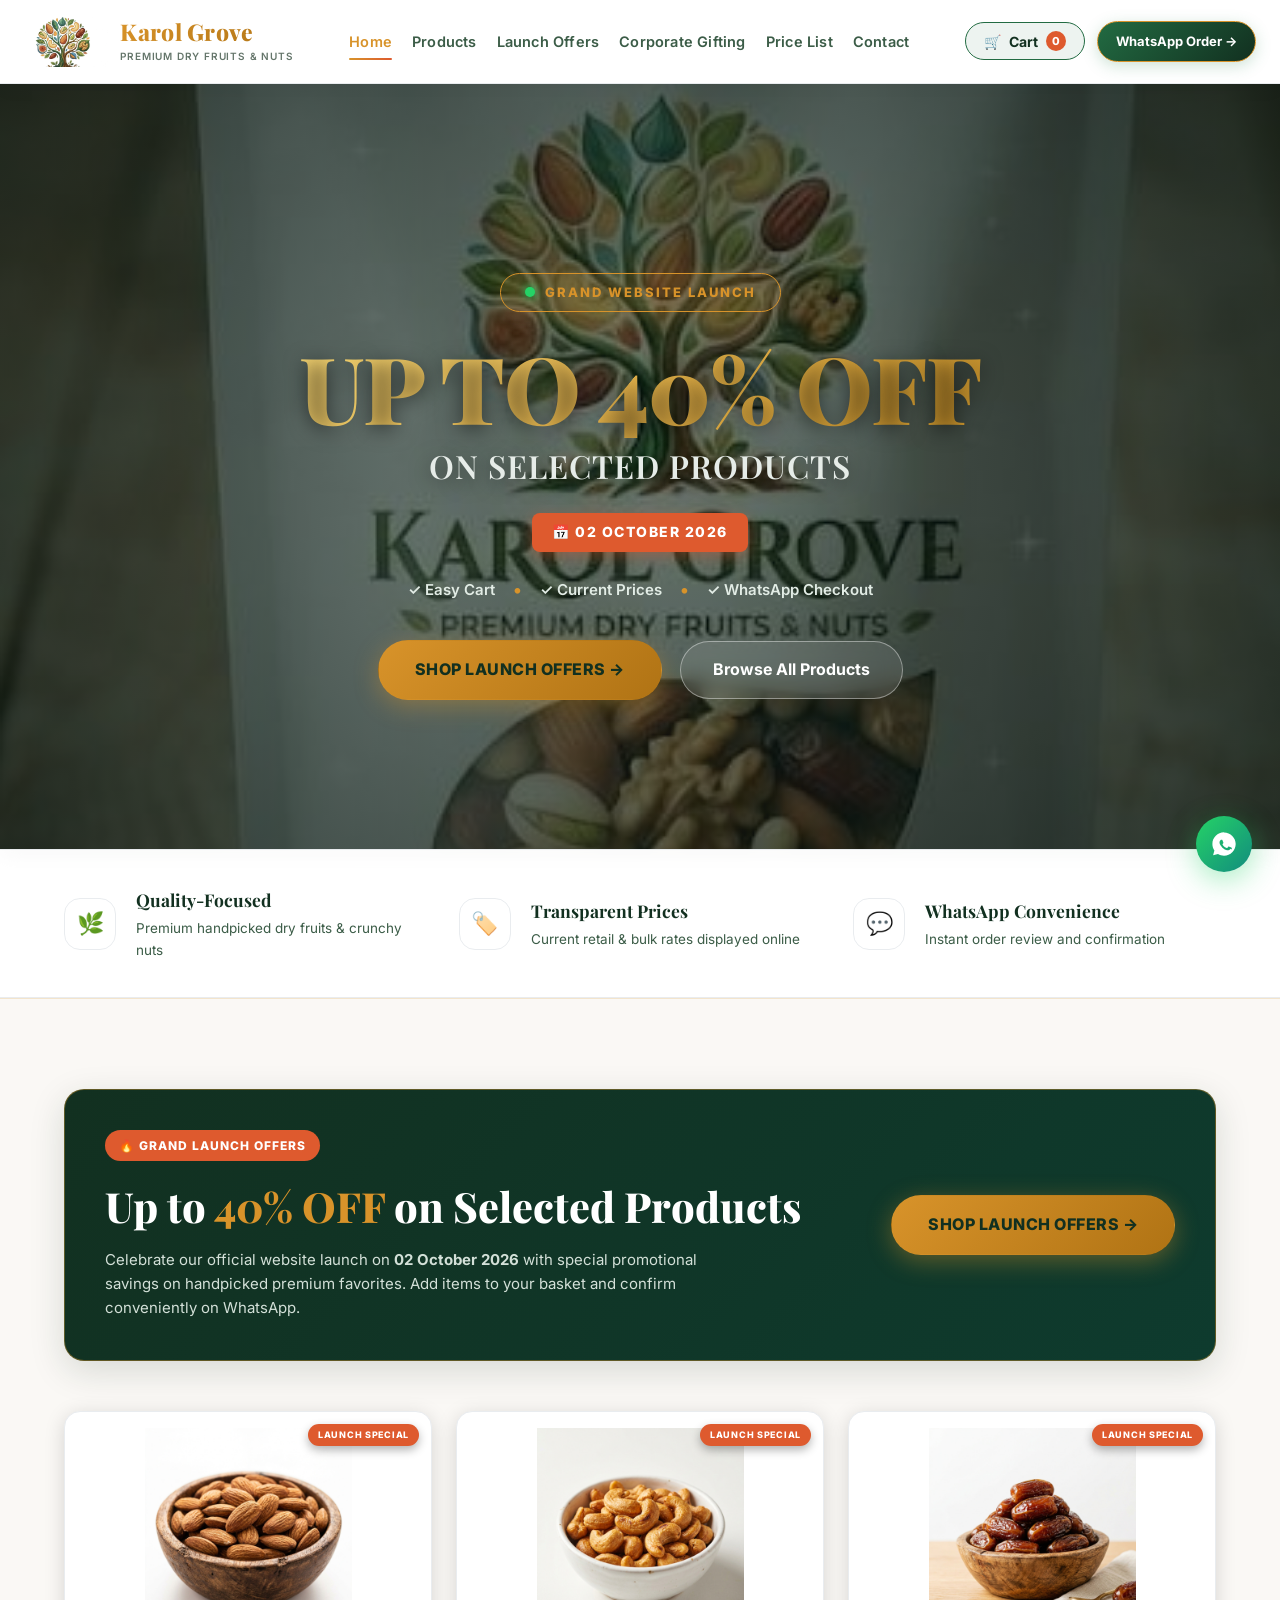
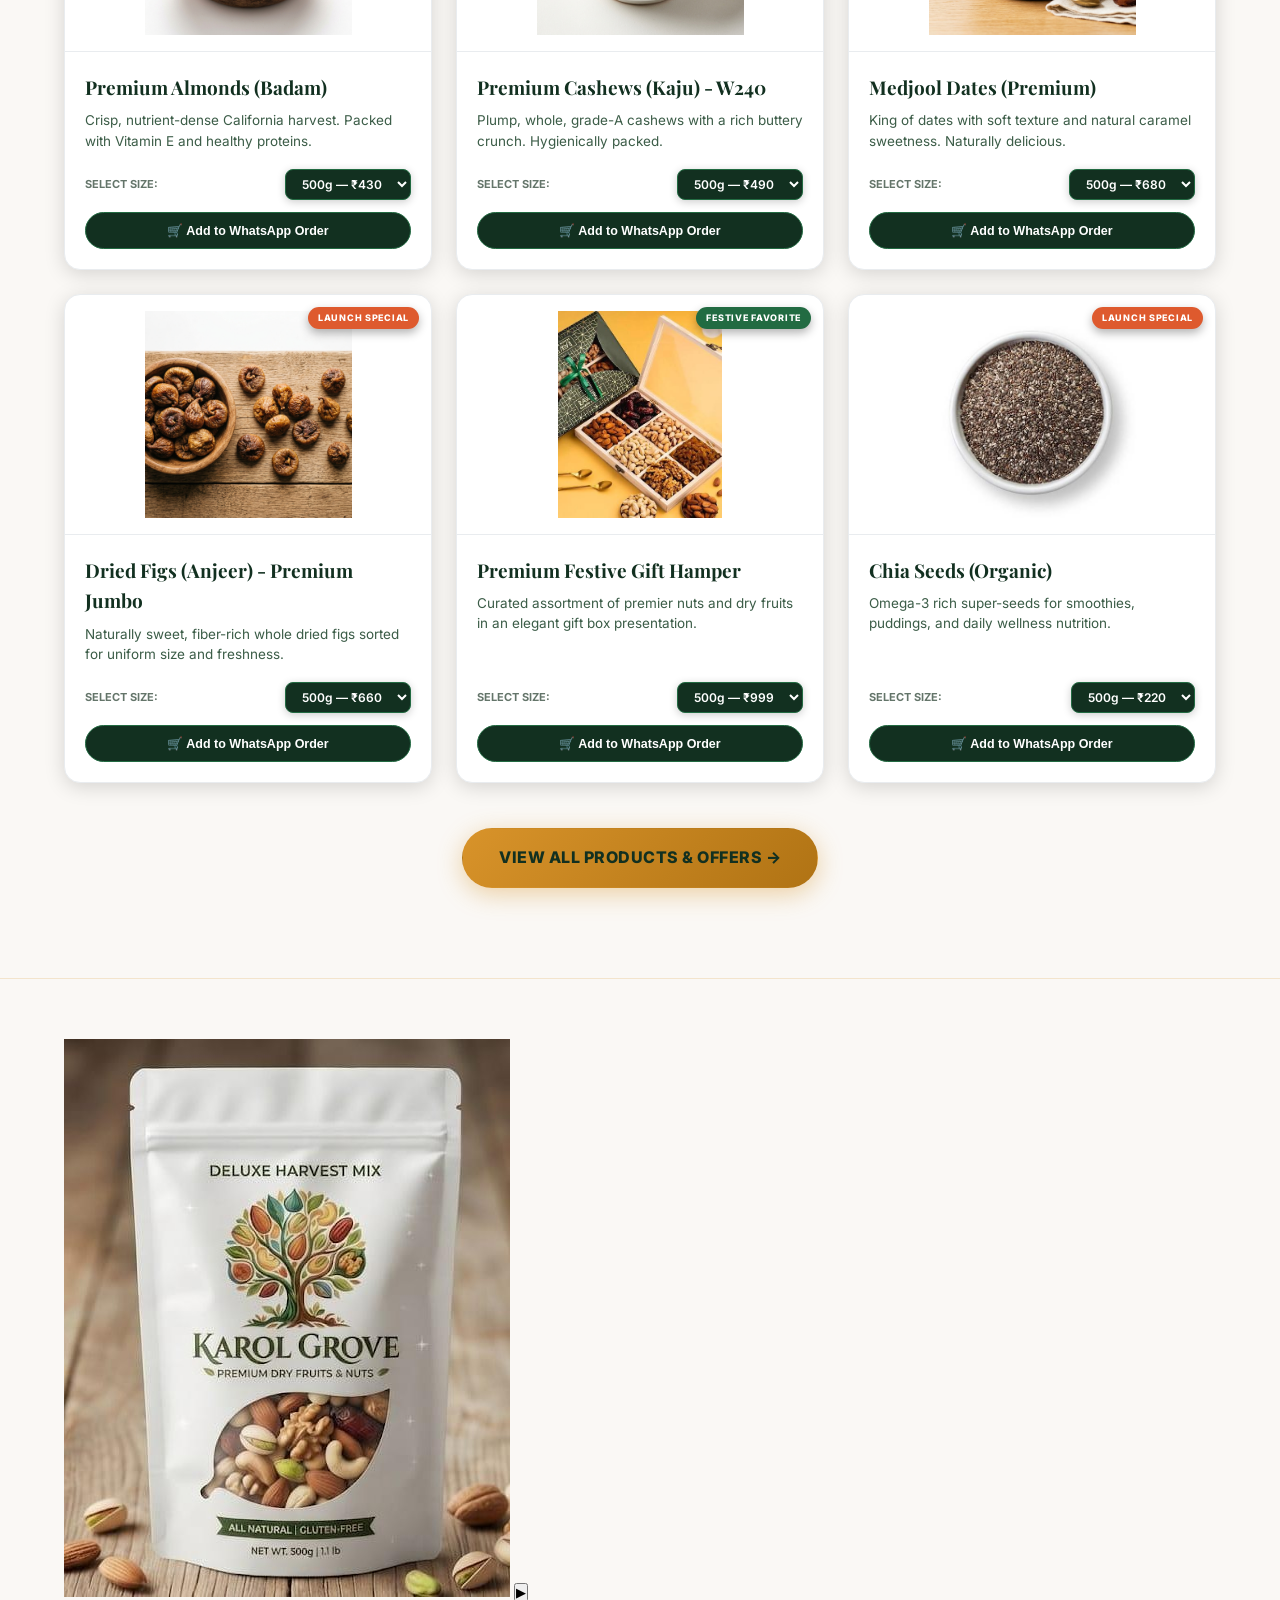
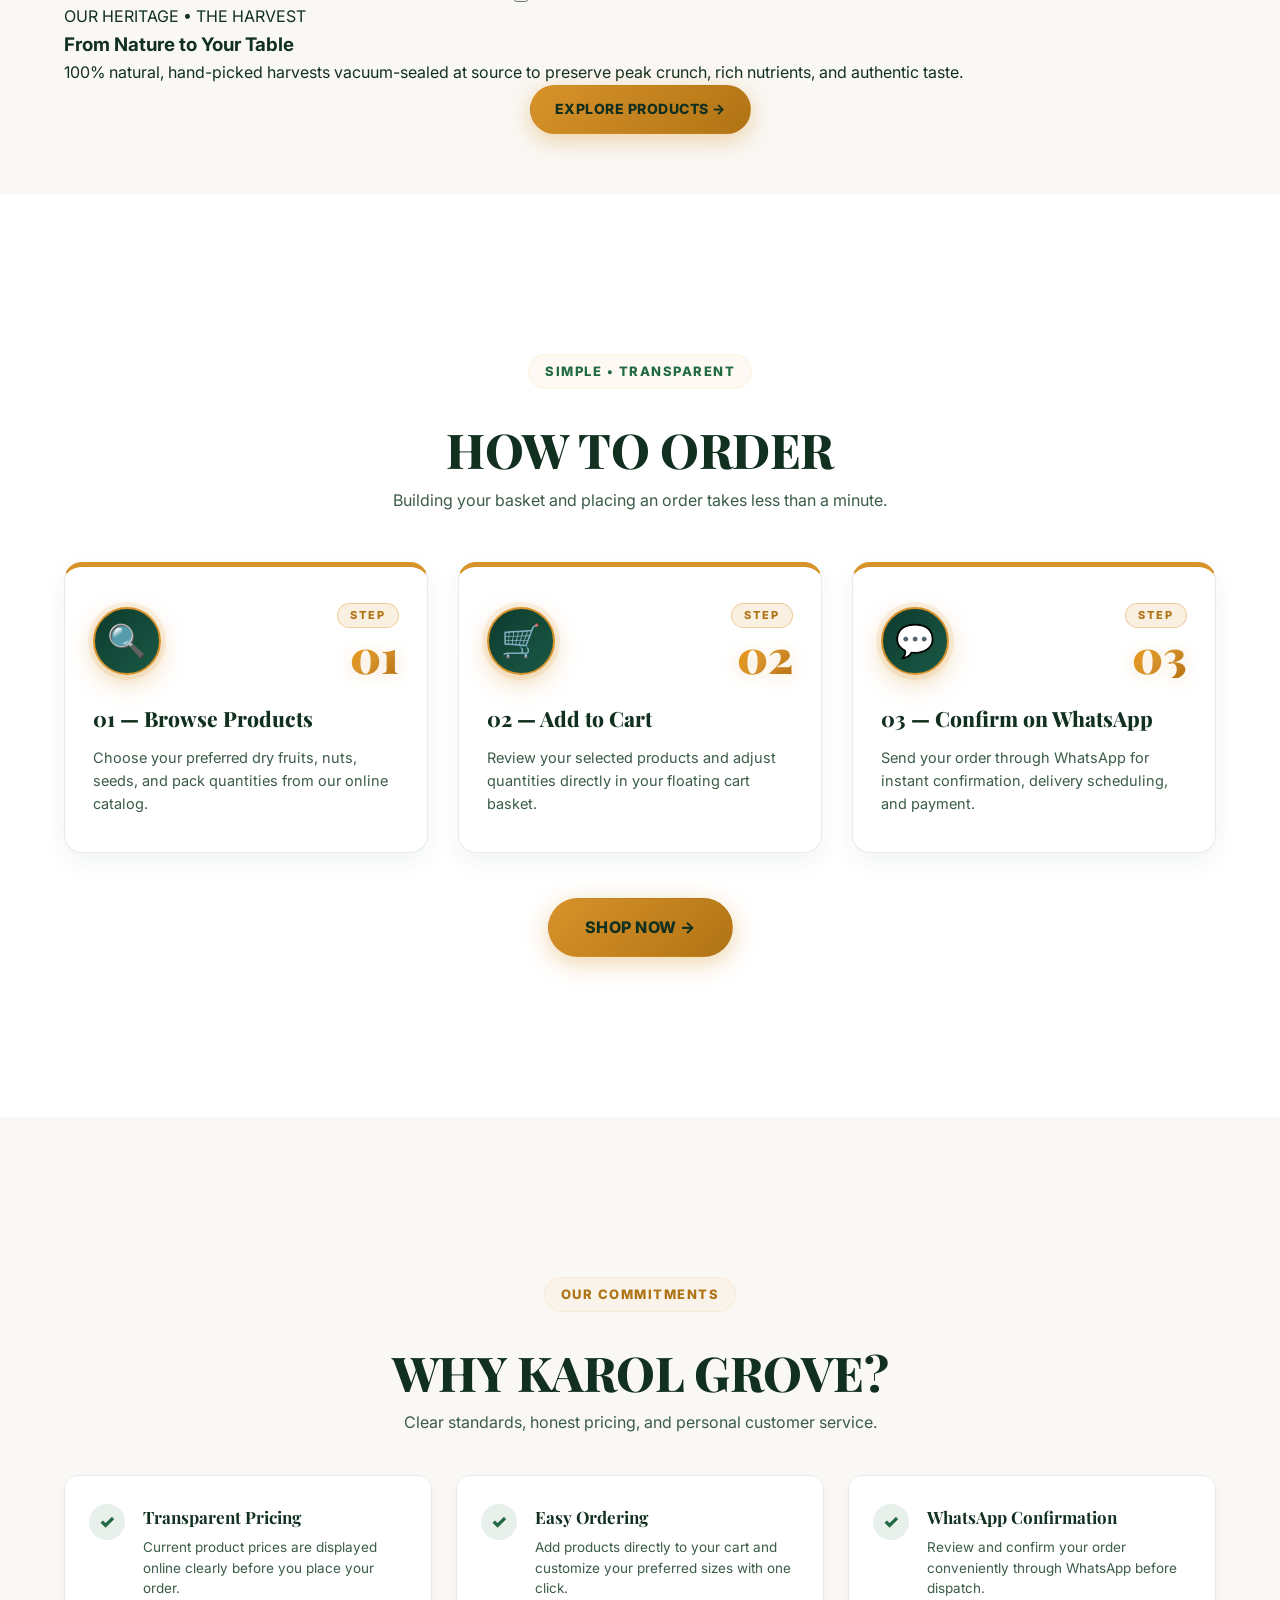
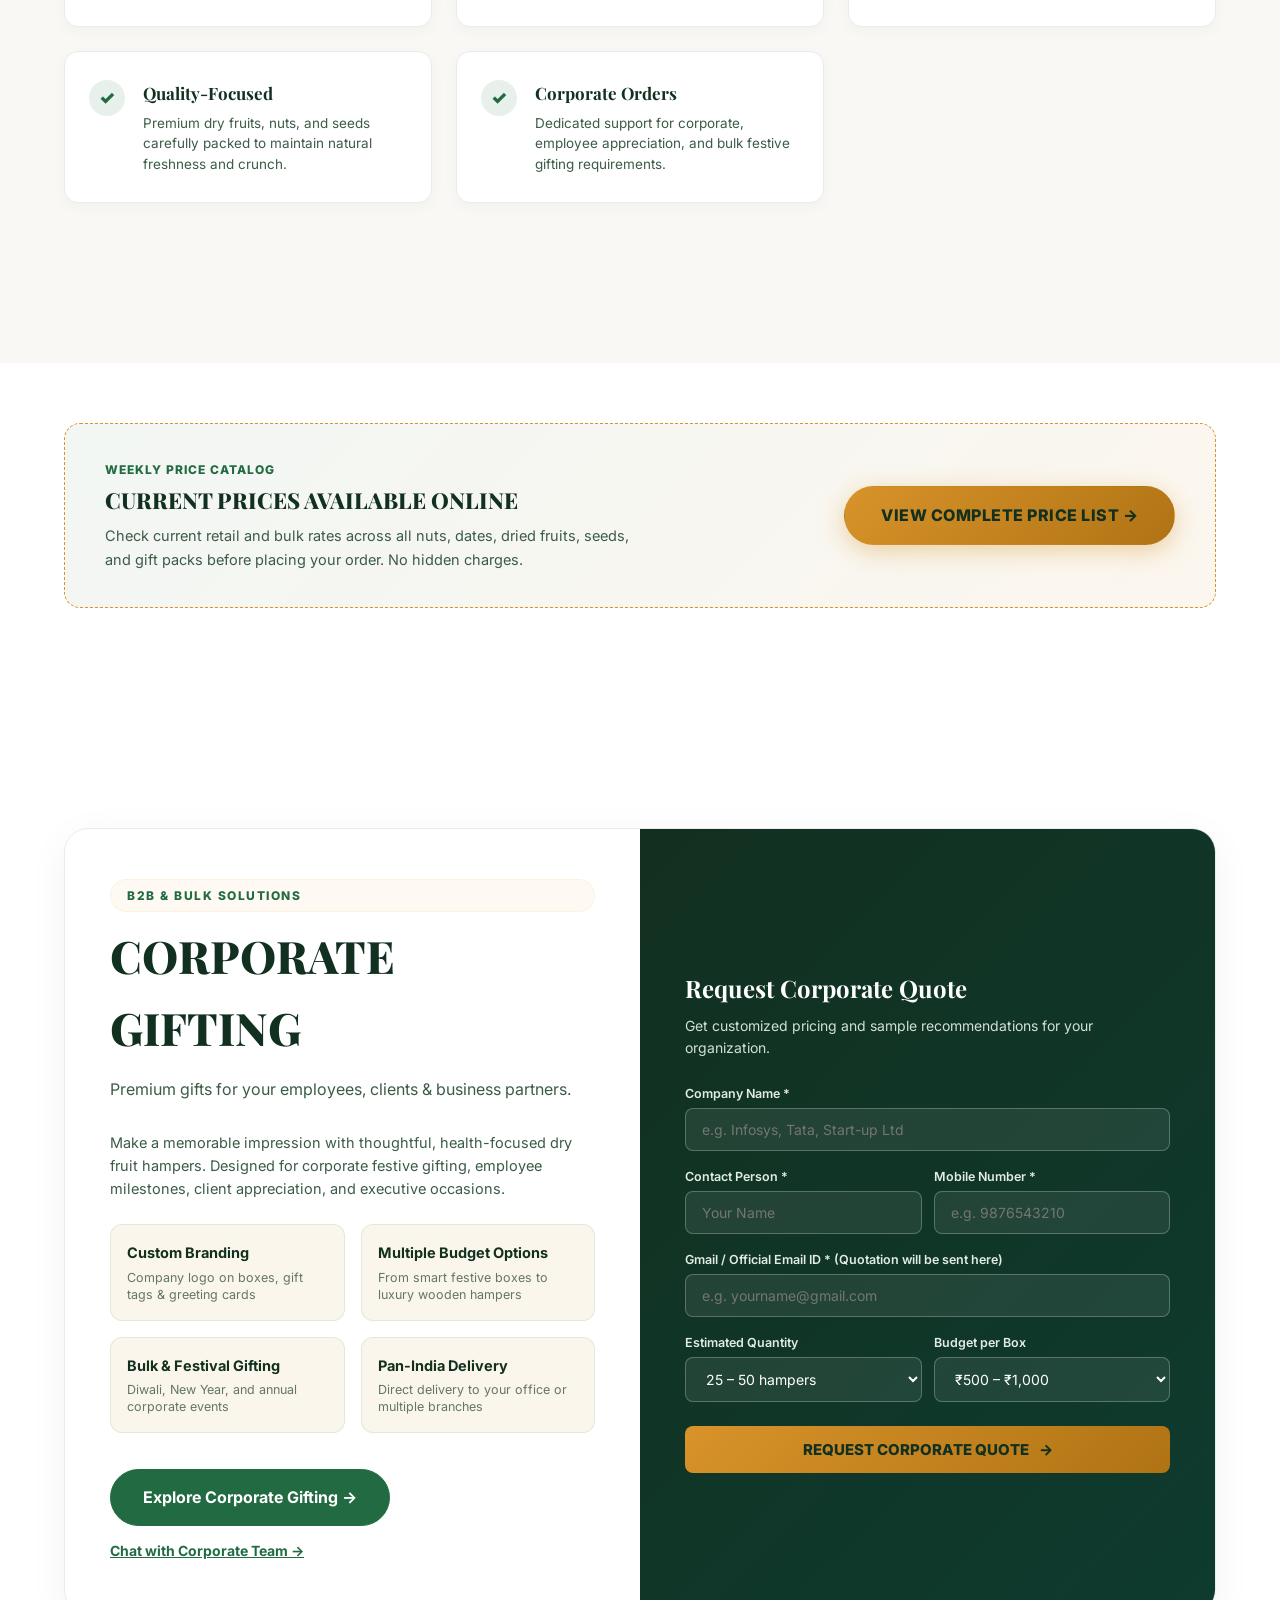
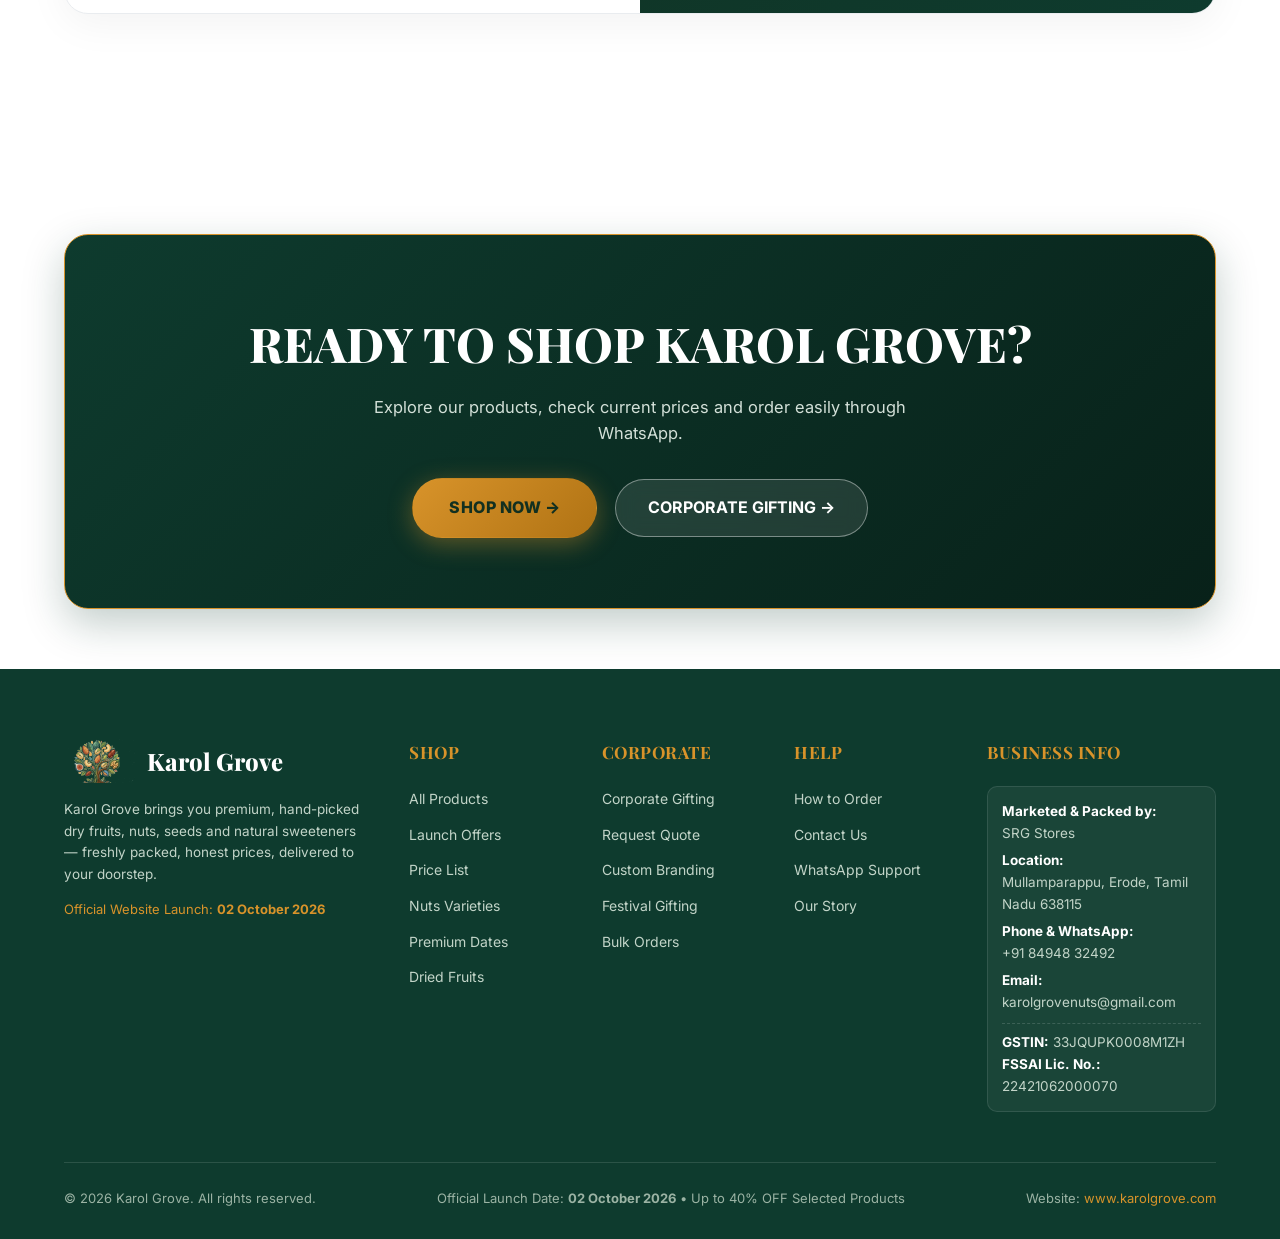
<file: index.html>
<!DOCTYPE html>
<html lang="en">
<head>
<meta charset="UTF-8">
<meta name="viewport" content="width=device-width, initial-scale=1.0">
<title>Karol Grove — Grand Website Launch | Premium Dry Fruits & Nuts</title>
<meta name="description" content="Grand Website Launch 02 October 2026! Up to 40% OFF on selected products. Karol Grove brings you premium, hand-picked dry fruits, nuts, seeds and natural sweeteners.">
<link rel="icon" href="assets/karol-grove-icon.png">
<link rel="preconnect" href="https://fonts.googleapis.com">
<link rel="preconnect" href="https://fonts.gstatic.com" crossorigin>
<link href="https://fonts.googleapis.com/css2?family=Outfit:wght@300;400;500;600;700;800;900&family=Playfair+Display:ital,wght@0,400;0,500;0,600;0,700;0,800;0,900;1,400;1,500;1,600&family=Inter:wght@300;400;500;600;700;800&display=swap" rel="stylesheet">
<link rel="stylesheet" href="assets/style.css?v=20261002-v20">
<link rel="stylesheet" href="assets/mobile-premium.css?v=20261005">
<script src="assets/prices.js" defer></script>
<script src="assets/main.js?v=20261002-v20" defer></script>
</head>
<body>

<canvas id="vfx-canvas" style="position: fixed; top: 0; left: 0; width: 100vw; height: 100vh; pointer-events: none; z-index: -9999; opacity: 0.55;"></canvas>

<!-- Sticky Header & Navigation -->
<header class="site-header">
  <div class="header-inner">
    <a href="index.html" class="brand">
      <img src="assets/karol-grove-icon.png" alt="Karol Grove Premium Dry Fruits & Nuts" class="brand-logo-img">
      <div class="brand-text">
        <span class="brand-name">Karol Grove</span>
        <span class="brand-tagline">Premium Dry Fruits &amp; Nuts</span>
      </div>
    </a>
    <nav class="main-nav">
      <a href="index.html" class="active">Home</a>
      <a href="products.html">Products</a>
      <a href="#launch-offers">Launch Offers</a>
      <a href="corporate-gifts.html">Corporate Gifting</a>
      <a href="pricelist.html">Price List</a>
      <a href="contact.html">Contact</a>
    </nav>
    <div class="header-actions-group">
      <button class="header-cart-btn" onclick="toggleCartDrawer(true)" aria-label="Shopping Cart">
        <span class="cart-icon-symbol">🛒</span>
        <span class="cart-text">Cart</span>
        <span class="badge cart-badge">0</span>
      </button>
      <a class="header-cta" href="https://wa.me/+918494832492" target="_blank" rel="noopener">WhatsApp Order &rarr;</a>
      <button class="nav-toggle" aria-label="Toggle menu">
        <span></span><span></span><span></span>
      </button>
    </div>
  </div>
  <div class="mobile-nav" id="mobileNav">
    <a href="index.html" class="active">Home</a>
    <a href="products.html">Products</a>
    <a href="#launch-offers">Launch Offers</a>
    <a href="corporate-gifts.html">Corporate Gifting</a>
    <a href="pricelist.html">Price List</a>
    <a href="contact.html">Contact</a>
    <a href="https://wa.me/+918494832492" target="_blank" rel="noopener" style="color:var(--forest); font-weight:700;">💬 Order on WhatsApp</a>
  </div>
</header>

<!-- Mobile-First Luxury Homepage Hero (Requirement 2 - visible on mobile only) -->
<section class="mobile-hero-container">
  <div class="mobile-hero-badge">
    <span class="live-dot"></span> GRAND WEBSITE LAUNCH • 40% OFF
  </div>
  <h1 class="mobile-hero-title">
    Karol Grove
    <span class="highlight-gold">Luxury Harvests</span>
  </h1>
  <p class="mobile-hero-submsg">
    Premium Nuts &bull; Spices &bull; Gifts
  </p>
  <div class="mobile-hero-visual">
    <img src="assets/karol-grove-pouch.png" alt="Karol Grove Premium Nuts & Dry Fruits" loading="eager">
  </div>
  <div class="mobile-hero-ctas">
    <a href="#launch-offers" class="mobile-btn-primary">
      <span>SHOP NOW</span> &rarr;
    </a>
    <a href="products.html" class="mobile-btn-secondary">
      EXPLORE PRODUCTS
    </a>
  </div>
</section>

<!-- 1. HOMEPAGE HERO — DESKTOP LAUNCH OFFER MESSAGE (Preserved on Desktop) -->
<section class="hero-launch-wrapper">
  <video autoplay muted loop playsinline poster="assets/karol-grove-pouch-hd.jpg" class="hero-bg-video">
    <source src="assets/hero-video.mp4" type="video/mp4">
  </video>
  <div class="hero-overlay"></div>
  <div class="hero-launch-content reveal">
    <div class="launch-pill-eyebrow">
      <span class="pulse-live-dot"></span> GRAND WEBSITE LAUNCH
    </div>
    <h1 class="hero-launch-h1">
      <span class="gold-highlight">UP TO 40% OFF</span>
      <span class="sub-heading-text">ON SELECTED PRODUCTS</span>
    </h1>
    <div>
      <div class="hero-launch-date-tag">
        📅 02 OCTOBER 2026
      </div>
    </div>
    <div class="hero-supporting-message">
      <span>✓ Easy Cart</span>
      <span class="bullet">•</span>
      <span>✓ Current Prices</span>
      <span class="bullet">•</span>
      <span>✓ WhatsApp Checkout</span>
    </div>
    <div class="hero-launch-actions">
      <a href="#launch-offers" class="btn btn-launch-primary">SHOP LAUNCH OFFERS &rarr;</a>
      <a href="products.html" class="btn btn-launch-secondary">Browse All Products</a>
    </div>
  </div>
</section>

<!-- Quick Feature Strip -->
<section class="feature-strip">
  <div class="container feature-grid reveal">
    <div class="feature-item">
      <span class="icon">🌿</span>
      <div>
        <h3>Quality-Focused</h3>
        <p>Premium handpicked dry fruits &amp; crunchy nuts</p>
      </div>
    </div>
    <div class="feature-item">
      <span class="icon">🏷️</span>
      <div>
        <h3>Transparent Prices</h3>
        <p>Current retail &amp; bulk rates displayed online</p>
      </div>
    </div>
    <div class="feature-item">
      <span class="icon">💬</span>
      <div>
        <h3>WhatsApp Convenience</h3>
        <p>Instant order review and confirmation</p>
      </div>
    </div>
  </div>
</section>

<!-- 2. DEDICATED LAUNCH OFFERS SECTION -->
<section class="section section-launch-offers" id="launch-offers">
  <div class="container">
    <div class="launch-offers-banner reveal">
      <div class="launch-offers-banner-text">
        <span class="launch-badge-pill">🔥 GRAND LAUNCH OFFERS</span>
        <h2>Up to <span>40% OFF</span> on Selected Products</h2>
        <p>Celebrate our official website launch on <strong>02 October 2026</strong> with special promotional savings on handpicked premium favorites. Add items to your basket and confirm conveniently on WhatsApp.</p>
      </div>
      <div>
        <a href="products.html" class="btn btn-launch-primary">SHOP LAUNCH OFFERS &rarr;</a>
      </div>
    </div>

    <!-- Curated Launch Products Grid using Existing Prices from prices.js -->
    <div class="product-grid" style="margin-top: 30px;">

      <!-- Launch Product 1: Premium Almonds -->
      <div class="glass-card product-card tilt-card reveal">
        <div class="product-img-wrapper">
          <img src="assets/product-almonds.png" alt="Premium Almonds (Badam)" class="product-card-img">
          <span class="label" style="background: var(--terracotta); color: #fff;">Launch Special</span>
        </div>
        <div class="product-card-body">
          <h3>Premium Almonds (Badam)</h3>
          <p>Crisp, nutrient-dense California harvest. Packed with Vitamin E and healthy proteins.</p>
          <div class="product-selector">
            <div class="variant-wrapper">
              <span>Select Size:</span>
              <select class="variant-select">
                <option value="250g">250g — ₹220</option>
                <option value="500g" selected>500g — ₹430</option>
                <option value="1kg">1kg — ₹850</option>
              </select>
            </div>
            <button class="add-to-order-btn">🛒 Add to WhatsApp Order</button>
          </div>
        </div>
      </div>

      <!-- Launch Product 2: Premium Cashews -->
      <div class="glass-card product-card tilt-card reveal">
        <div class="product-img-wrapper">
          <img src="assets/product-cashews.png" alt="Premium Cashews (Kaju)" class="product-card-img">
          <span class="label" style="background: var(--terracotta); color: #fff;">Launch Special</span>
        </div>
        <div class="product-card-body">
          <h3>Premium Cashews (Kaju) - W240</h3>
          <p>Plump, whole, grade-A cashews with a rich buttery crunch. Hygienically packed.</p>
          <div class="product-selector">
            <div class="variant-wrapper">
              <span>Select Size:</span>
              <select class="variant-select">
                <option value="250g">250g — ₹250</option>
                <option value="500g" selected>500g — ₹490</option>
                <option value="1kg">1kg — ₹960</option>
              </select>
            </div>
            <button class="add-to-order-btn">🛒 Add to WhatsApp Order</button>
          </div>
        </div>
      </div>

      <!-- Launch Product 3: Medjool Dates -->
      <div class="glass-card product-card tilt-card reveal">
        <div class="product-img-wrapper">
          <img src="assets/product-dates-premium.png" alt="Medjool Dates (Premium)" class="product-card-img">
          <span class="label" style="background: var(--terracotta); color: #fff;">Launch Special</span>
        </div>
        <div class="product-card-body">
          <h3>Medjool Dates (Premium)</h3>
          <p>King of dates with soft texture and natural caramel sweetness. Naturally delicious.</p>
          <div class="product-selector">
            <div class="variant-wrapper">
              <span>Select Size:</span>
              <select class="variant-select">
                <option value="250g">250g — ₹350</option>
                <option value="500g" selected>500g — ₹680</option>
                <option value="1kg">1kg — ₹1300</option>
              </select>
            </div>
            <button class="add-to-order-btn">🛒 Add to WhatsApp Order</button>
          </div>
        </div>
      </div>

      <!-- Launch Product 4: Dried Figs (Anjeer) -->
      <div class="glass-card product-card tilt-card reveal">
        <div class="product-img-wrapper">
          <img src="assets/product-figs.png" alt="Dried Figs (Anjeer)" class="product-card-img">
          <span class="label" style="background: var(--terracotta); color: #fff;">Launch Special</span>
        </div>
        <div class="product-card-body">
          <h3>Dried Figs (Anjeer) - Premium Jumbo</h3>
          <p>Naturally sweet, fiber-rich whole dried figs sorted for uniform size and freshness.</p>
          <div class="product-selector">
            <div class="variant-wrapper">
              <span>Select Size:</span>
              <select class="variant-select">
                <option value="250g">250g — ₹340</option>
                <option value="500g" selected>500g — ₹660</option>
                <option value="1kg">1kg — ₹1280</option>
              </select>
            </div>
            <button class="add-to-order-btn">🛒 Add to WhatsApp Order</button>
          </div>
        </div>
      </div>

      <!-- Launch Product 5: Festive Gift Hamper -->
      <div class="glass-card product-card tilt-card reveal">
        <div class="product-img-wrapper">
          <img src="assets/product-gift-box.png" alt="Premium Festive Gift Hamper" class="product-card-img">
          <span class="label" style="background: var(--forest); color: #fff;">Festive Favorite</span>
        </div>
        <div class="product-card-body">
          <h3>Premium Festive Gift Hamper</h3>
          <p>Curated assortment of premier nuts and dry fruits in an elegant gift box presentation.</p>
          <div class="product-selector">
            <div class="variant-wrapper">
              <span>Select Size:</span>
              <select class="variant-select">
                <option value="250g">250g — ₹599</option>
                <option value="500g" selected>500g — ₹999</option>
                <option value="1kg">1kg — ₹1899</option>
              </select>
            </div>
            <button class="add-to-order-btn">🛒 Add to WhatsApp Order</button>
          </div>
        </div>
      </div>

      <!-- Launch Product 6: Chia Seeds -->
      <div class="glass-card product-card tilt-card reveal">
        <div class="product-img-wrapper">
          <img src="assets/product-chia-seeds.png" alt="Chia Seeds (Organic)" class="product-card-img">
          <span class="label" style="background: var(--terracotta); color: #fff;">Launch Special</span>
        </div>
        <div class="product-card-body">
          <h3>Chia Seeds (Organic)</h3>
          <p>Omega-3 rich super-seeds for smoothies, puddings, and daily wellness nutrition.</p>
          <div class="product-selector">
            <div class="variant-wrapper">
              <span>Select Size:</span>
              <select class="variant-select">
                <option value="250g">250g — ₹120</option>
                <option value="500g" selected>500g — ₹220</option>
                <option value="1kg">1kg — ₹420</option>
              </select>
            </div>
            <button class="add-to-order-btn">🛒 Add to WhatsApp Order</button>
          </div>
        </div>
      </div>

    </div>

    <div style="text-align: center; margin-top: 45px;">
      <a href="products.html" class="btn btn-launch-primary">VIEW ALL PRODUCTS &amp; OFFERS &rarr;</a>
    </div>
  </div>
</section>

<!-- Cinematic Brand Video Section (Requirement 9) -->
<section class="cinematic-video-section reveal" id="brand-video">
  <div class="container">
    <div class="cinematic-video-card">
      <div class="cinematic-video-player-wrap">
        <video id="brand-cinematic-video" playsinline poster="assets/karol-grove-pouch-hd.jpg" preload="none">
          <source src="assets/hero-video.mp4" type="video/mp4">
        </video>
        <button class="cinematic-play-btn" id="cinematic-play-btn" aria-label="Play Karol Grove Brand Video">
          <span>▶</span>
        </button>
      </div>
      <div class="cinematic-video-content">
        <span class="cinematic-eyebrow">OUR HERITAGE &bull; THE HARVEST</span>
        <h3>From Nature to Your Table</h3>
        <p>100% natural, hand-picked harvests vacuum-sealed at source to preserve peak crunch, rich nutrients, and authentic taste.</p>
        <div style="display:flex; justify-content:center; gap:12px; flex-wrap:wrap;">
          <a href="products.html" class="btn btn-launch-primary" style="padding: 12px 24px; font-size: 14px;">EXPLORE PRODUCTS &rarr;</a>
        </div>
      </div>
    </div>
  </div>
</section>

<!-- 4. MAKE THE SHOPPING FLOW OBVIOUS (HOW TO ORDER) -->
<section class="section" id="how-to-order" style="background: #FFFFFF;">
  <div class="container">
    <div class="section-head reveal" style="text-align: center; max-width: 700px; margin: 0 auto 30px;">
      <span class="eyebrow" style="color: var(--forest); font-weight: 800; letter-spacing: 1.5px; text-transform: uppercase; font-size: 13px;">Simple &bull; Transparent</span>
      <h2 style="font-size: clamp(2rem, 4vw, 3rem); font-weight: 800; margin-top: 8px;">HOW TO ORDER</h2>
      <p style="font-size: 16px; color: var(--text-secondary); margin-top: 10px;">Building your basket and placing an order takes less than a minute.</p>
    </div>

    <div class="order-stepper-grid">
      <!-- Step 01 -->
      <div class="order-stepper-card reveal">
        <div class="stepper-header-row">
          <div class="stepper-icon-highlight" title="Browse Products">
            <span>🔍</span>
          </div>
          <div class="stepper-number-highlight">
            <span class="stepper-step-label">STEP</span>
            <span class="stepper-num-val">01</span>
          </div>
        </div>
        <h3>01 — Browse Products</h3>
        <p>Choose your preferred dry fruits, nuts, seeds, and pack quantities from our online catalog.</p>
      </div>

      <!-- Step 02 -->
      <div class="order-stepper-card reveal" style="transition-delay: 0.1s;">
        <div class="stepper-header-row">
          <div class="stepper-icon-highlight" title="Add to Cart">
            <span>🛒</span>
          </div>
          <div class="stepper-number-highlight">
            <span class="stepper-step-label">STEP</span>
            <span class="stepper-num-val">02</span>
          </div>
        </div>
        <h3>02 — Add to Cart</h3>
        <p>Review your selected products and adjust quantities directly in your floating cart basket.</p>
      </div>

      <!-- Step 03 -->
      <div class="order-stepper-card reveal" style="transition-delay: 0.2s;">
        <div class="stepper-header-row">
          <div class="stepper-icon-highlight" title="Confirm on WhatsApp">
            <span>💬</span>
          </div>
          <div class="stepper-number-highlight">
            <span class="stepper-step-label">STEP</span>
            <span class="stepper-num-val">03</span>
          </div>
        </div>
        <h3>03 — Confirm on WhatsApp</h3>
        <p>Send your order through WhatsApp for instant confirmation, delivery scheduling, and payment.</p>
      </div>
    </div>

    <div style="text-align: center; margin-top: 45px;">
      <a href="products.html" class="btn btn-launch-primary">SHOP NOW &rarr;</a>
    </div>
  </div>
</section>

<!-- 5. ADD A TRUST / WHY KAROL GROVE SECTION -->
<section class="section" style="background: #FAF8F5;">
  <div class="container">
    <div class="section-head reveal" style="text-align: center; max-width: 750px; margin: 0 auto 20px;">
      <span class="eyebrow" style="color: var(--gold-deep); font-weight: 800; letter-spacing: 1.5px; text-transform: uppercase; font-size: 13px;">Our Commitments</span>
      <h2 style="font-size: clamp(2rem, 4vw, 3rem); font-weight: 800; margin-top: 8px;">WHY KAROL GROVE?</h2>
      <p style="font-size: 16px; color: var(--text-secondary); margin-top: 8px;">Clear standards, honest pricing, and personal customer service.</p>
    </div>

    <div class="trust-cards-grid">
      <!-- Benefit 1 -->
      <div class="trust-feature-card reveal">
        <div class="trust-check-badge">✓</div>
        <div>
          <h4>Transparent Pricing</h4>
          <p>Current product prices are displayed online clearly before you place your order.</p>
        </div>
      </div>

      <!-- Benefit 2 -->
      <div class="trust-feature-card reveal" style="transition-delay: 0.05s;">
        <div class="trust-check-badge">✓</div>
        <div>
          <h4>Easy Ordering</h4>
          <p>Add products directly to your cart and customize your preferred sizes with one click.</p>
        </div>
      </div>

      <!-- Benefit 3 -->
      <div class="trust-feature-card reveal" style="transition-delay: 0.1s;">
        <div class="trust-check-badge">✓</div>
        <div>
          <h4>WhatsApp Confirmation</h4>
          <p>Review and confirm your order conveniently through WhatsApp before dispatch.</p>
        </div>
      </div>

      <!-- Benefit 4 -->
      <div class="trust-feature-card reveal" style="transition-delay: 0.15s;">
        <div class="trust-check-badge">✓</div>
        <div>
          <h4>Quality-Focused</h4>
          <p>Premium dry fruits, nuts, and seeds carefully packed to maintain natural freshness and crunch.</p>
        </div>
      </div>

      <!-- Benefit 5 -->
      <div class="trust-feature-card reveal" style="transition-delay: 0.2s;">
        <div class="trust-check-badge">✓</div>
        <div>
          <h4>Corporate Orders</h4>
          <p>Dedicated support for corporate, employee appreciation, and bulk festive gifting requirements.</p>
        </div>
      </div>
    </div>
  </div>
</section>

<!-- 9. MAKE THE PRICE INFORMATION EASIER TO FIND (PRICE BANNER) -->
<section class="container reveal">
  <div class="section-price-banner">
    <div class="price-banner-text">
      <span style="color: var(--forest); font-weight: 800; font-size: 12px; letter-spacing: 1px; text-transform: uppercase; display: block; margin-bottom: 4px;">WEEKLY PRICE CATALOG</span>
      <h3>CURRENT PRICES AVAILABLE ONLINE</h3>
      <p>Check current retail and bulk rates across all nuts, dates, dried fruits, seeds, and gift packs before placing your order. No hidden charges.</p>
    </div>
    <div>
      <a href="pricelist.html" class="btn btn-launch-primary">VIEW COMPLETE PRICE LIST &rarr;</a>
    </div>
  </div>
</section>

<!-- 7 & 8. REDESIGNED & SIMPLIFIED CORPORATE GIFTING SECTION -->
<section class="section" id="corporate-gifting">
  <div class="container">
    <div class="corporate-commercial-container reveal">
      <div class="corporate-commercial-grid">
        
        <!-- Left Side: Clear Business Information -->
        <div class="corporate-commercial-info">
          <span class="eyebrow">B2B &amp; Bulk Solutions</span>
          <h2>CORPORATE GIFTING</h2>
          <p class="corp-lead">Premium gifts for your employees, clients &amp; business partners.</p>
          <p style="font-size: 14.5px; color: var(--text-secondary); margin-bottom: 24px; line-height: 1.6;">
            Make a memorable impression with thoughtful, health-focused dry fruit hampers. Designed for corporate festive gifting, employee milestones, client appreciation, and executive occasions.
          </p>

          <div class="corporate-feature-pills">
            <div class="corp-feature-item">
              <strong>Custom Branding</strong>
              <span>Company logo on boxes, gift tags &amp; greeting cards</span>
            </div>
            <div class="corp-feature-item">
              <strong>Multiple Budget Options</strong>
              <span>From smart festive boxes to luxury wooden hampers</span>
            </div>
            <div class="corp-feature-item">
              <strong>Bulk &amp; Festival Gifting</strong>
              <span>Diwali, New Year, and annual corporate events</span>
            </div>
            <div class="corp-feature-item">
              <strong>Pan-India Delivery</strong>
              <span>Direct delivery to your office or multiple branches</span>
            </div>
          </div>

          <div style="display: flex; gap: 14px; flex-wrap: wrap; align-items: center;">
            <a href="corporate-gifts.html" class="btn btn-launch-secondary" style="background: var(--forest); border-color: var(--forest); color: #fff !important;">
              Explore Corporate Gifting &rarr;
            </a>
            <a href="https://wa.me/+918494832492?text=Hi%20Karol%20Grove%2C%20I%20am%20interested%20in%20Corporate%20Gifting%20options." target="_blank" rel="noopener" style="font-size: 14px; font-weight: 700; color: var(--forest); text-decoration: underline;">
              Chat with Corporate Team &rarr;
            </a>
          </div>
        </div>

        <!-- Right Side: Fast Quote Request Form -->
        <div class="corporate-commercial-form-box">
          <h3>Request Corporate Quote</h3>
          <p>Get customized pricing and sample recommendations for your organization.</p>
          <form id="corporateQuoteForm" class="corp-quick-form">
            <div>
              <label for="corpCompany">Company Name *</label>
              <input type="text" id="corpCompany" name="company" placeholder="e.g. Infosys, Tata, Start-up Ltd" required>
            </div>
            <div style="display: grid; grid-template-columns: 1fr 1fr; gap: 12px;">
              <div>
                <label for="corpName">Contact Person *</label>
                <input type="text" id="corpName" name="name" placeholder="Your Name" required>
              </div>
              <div>
                <label for="corpMobile">Mobile Number *</label>
                <input type="tel" id="corpMobile" name="mobile" placeholder="e.g. 9876543210" required>
              </div>
            </div>
            <div>
              <label for="corpEmail">Gmail / Official Email ID * (Quotation will be sent here)</label>
              <input type="email" id="corpEmail" name="email" placeholder="e.g. yourname@gmail.com" required>
            </div>
            <div style="display: grid; grid-template-columns: 1fr 1fr; gap: 12px;">
              <div>
                <label for="corpQty">Estimated Quantity</label>
                <select id="corpQty" name="quantity">
                  <option value="25-50 hampers">25 – 50 hampers</option>
                  <option value="50-200 hampers">50 – 200 hampers</option>
                  <option value="200-500 hampers">200 – 500 hampers</option>
                  <option value="500+ hampers">500+ hampers</option>
                </select>
              </div>
              <div>
                <label for="corpBudget">Budget per Box</label>
                <select id="corpBudget" name="budget">
                  <option value="₹500 - ₹1,000">₹500 – ₹1,000</option>
                  <option value="₹1,000 - ₹2,000">₹1,000 – ₹2,000</option>
                  <option value="₹2,000 - ₹3,500">₹2,000 – ₹3,500</option>
                  <option value="Above ₹3,500">Above ₹3,500 (Luxury)</option>
                </select>
              </div>
            </div>
            <button type="submit" class="btn-corp-submit">
              <span>REQUEST CORPORATE QUOTE</span> &rarr;
            </button>
          </form>
        </div>

      </div>
    </div>
  </div>
</section>

<!-- 11. STRONG FINAL CTA SECTION -->
<section class="container reveal">
  <div class="section-final-cta">
    <h2>READY TO SHOP KAROL GROVE?</h2>
    <p>Explore our products, check current prices and order easily through WhatsApp.</p>
    <div class="final-cta-buttons">
      <a href="products.html" class="btn btn-launch-primary">SHOP NOW &rarr;</a>
      <a href="corporate-gifts.html" class="btn btn-launch-secondary">CORPORATE GIFTING &rarr;</a>
    </div>
  </div>
</section>

<!-- 12. IMPROVED STANDARDIZED FOOTER -->
<footer class="site-footer-v2">
  <div class="container">
    <div class="footer-v2-grid">
      <!-- 1. Brand Info -->
      <div class="footer-v2-col">
        <div style="display: flex; align-items: center; gap: 12px; margin-bottom: 16px;">
          <img src="assets/karol-grove-icon.png" alt="Karol Grove" style="height: 44px; width: auto;">
          <span style="font-family: var(--font-display); font-size: 24px; font-weight: 800; color: #FFFFFF;">Karol Grove</span>
        </div>
        <p>Karol Grove brings you premium, hand-picked dry fruits, nuts, seeds and natural sweeteners — freshly packed, honest prices, delivered to your doorstep.</p>
        <p style="margin-top: 14px; font-size: 13px; color: var(--gold);">Official Website Launch: <strong>02 October 2026</strong></p>
      </div>

      <!-- 2. Shop -->
      <div class="footer-v2-col">
        <h4>SHOP</h4>
        <ul>
          <li><a href="products.html">All Products</a></li>
          <li><a href="#launch-offers">Launch Offers</a></li>
          <li><a href="pricelist.html">Price List</a></li>
          <li><a href="products.html#nuts">Nuts Varieties</a></li>
          <li><a href="products.html#dates">Premium Dates</a></li>
          <li><a href="products.html#dried-fruits">Dried Fruits</a></li>
        </ul>
      </div>

      <!-- 3. Corporate -->
      <div class="footer-v2-col">
        <h4>CORPORATE</h4>
        <ul>
          <li><a href="corporate-gifts.html">Corporate Gifting</a></li>
          <li><a href="corporate-gifts.html#quote">Request Quote</a></li>
          <li><a href="corporate-gifts.html#branding">Custom Branding</a></li>
          <li><a href="corporate-gifts.html#festival">Festival Gifting</a></li>
          <li><a href="corporate-gifts.html#bulk">Bulk Orders</a></li>
        </ul>
      </div>

      <!-- 4. Help -->
      <div class="footer-v2-col">
        <h4>HELP</h4>
        <ul>
          <li><a href="#how-to-order">How to Order</a></li>
          <li><a href="contact.html">Contact Us</a></li>
          <li><a href="https://wa.me/+918494832492" target="_blank" rel="noopener">WhatsApp Support</a></li>
          <li><a href="about.html">Our Story</a></li>
        </ul>
      </div>

      <!-- 5. Business Information -->
      <div class="footer-v2-col">
        <h4>BUSINESS INFO</h4>
        <div class="footer-legal-badge">
          <p><strong>Marketed &amp; Packed by:</strong><br>SRG Stores</p>
          <p style="margin-top: 6px;"><strong>Location:</strong><br>Mullamparappu, Erode, Tamil Nadu 638115</p>
          <p style="margin-top: 6px;"><strong>Phone &amp; WhatsApp:</strong><br>+91 84948 32492</p>
          <p style="margin-top: 6px;"><strong>Email:</strong><br>karolgrovenuts@gmail.com</p>
          <div style="margin-top: 10px; padding-top: 8px; border-top: 1px dashed rgba(255,255,255,0.15);">
            <p><strong>GSTIN:</strong> 33JQUPK0008M1ZH</p>
            <p><strong>FSSAI Lic. No.:</strong> 22421062000070</p>
          </div>
        </div>
      </div>
    </div>

    <!-- Bottom Bar -->
    <div class="footer-v2-bottom">
      <div>&copy; 2026 Karol Grove. All rights reserved.</div>
      <div>Official Launch Date: <strong>02 October 2026</strong> &bull; Up to 40% OFF Selected Products</div>
      <div>Website: <a href="https://www.karolgrove.com">www.karolgrove.com</a></div>
    </div>
  </div>
</footer>

<!-- Floating WhatsApp Action Button -->
<a href="https://wa.me/918494832492?text=Hi%20Karol%20Grove%2C%20I%20would%20like%20to%20place%20an%20order." 
   class="floating-whatsapp" 
   target="_blank" 
   rel="noopener" 
   aria-label="Order on WhatsApp">
  <div class="whatsapp-badge">Order on WhatsApp</div>
  <svg class="whatsapp-icon-svg" viewBox="0 0 24 24" width="24" height="24">
    <path fill="currentColor" d="M12.031 2c-5.514 0-9.99 4.477-9.99 9.99 0 2.08.636 4.01 1.728 5.614l-1.127 4.12 4.22-1.107c1.514.938 3.284 1.48 5.17 1.48 5.515 0 9.99-4.477 9.99-9.99 0-5.514-4.475-9.99-9.99-9.99zm5.556 14.13c-.224.634-1.22 1.157-1.68 1.206-.432.046-.86.23-2.738-.508-2.398-.942-3.896-3.376-4.016-3.536-.12-.16-1.002-1.332-1.002-2.54 0-1.21.632-1.804.856-2.048.225-.244.49-.305.653-.305.163 0 .326.002.47.01.15.008.347-.057.545.422.203.49.693 1.693.754 1.815.06.123.1.265.018.428-.08.163-.122.265-.244.407-.122.143-.257.32-.367.43-.122.12-.25.253-.108.497.143.244.636 1.05 1.362 1.7 1 .894 1.85 1.173 2.116 1.306.265.132.418.11.57-.06.153-.173.663-.774.846-1.037.183-.265.367-.224.622-.132.255.09 1.62.764 1.9.905.28.14.47.21.536.326.067.116.067.67-.156 1.306z"/>
  </svg>
</a>

</body>
</html>
</file>
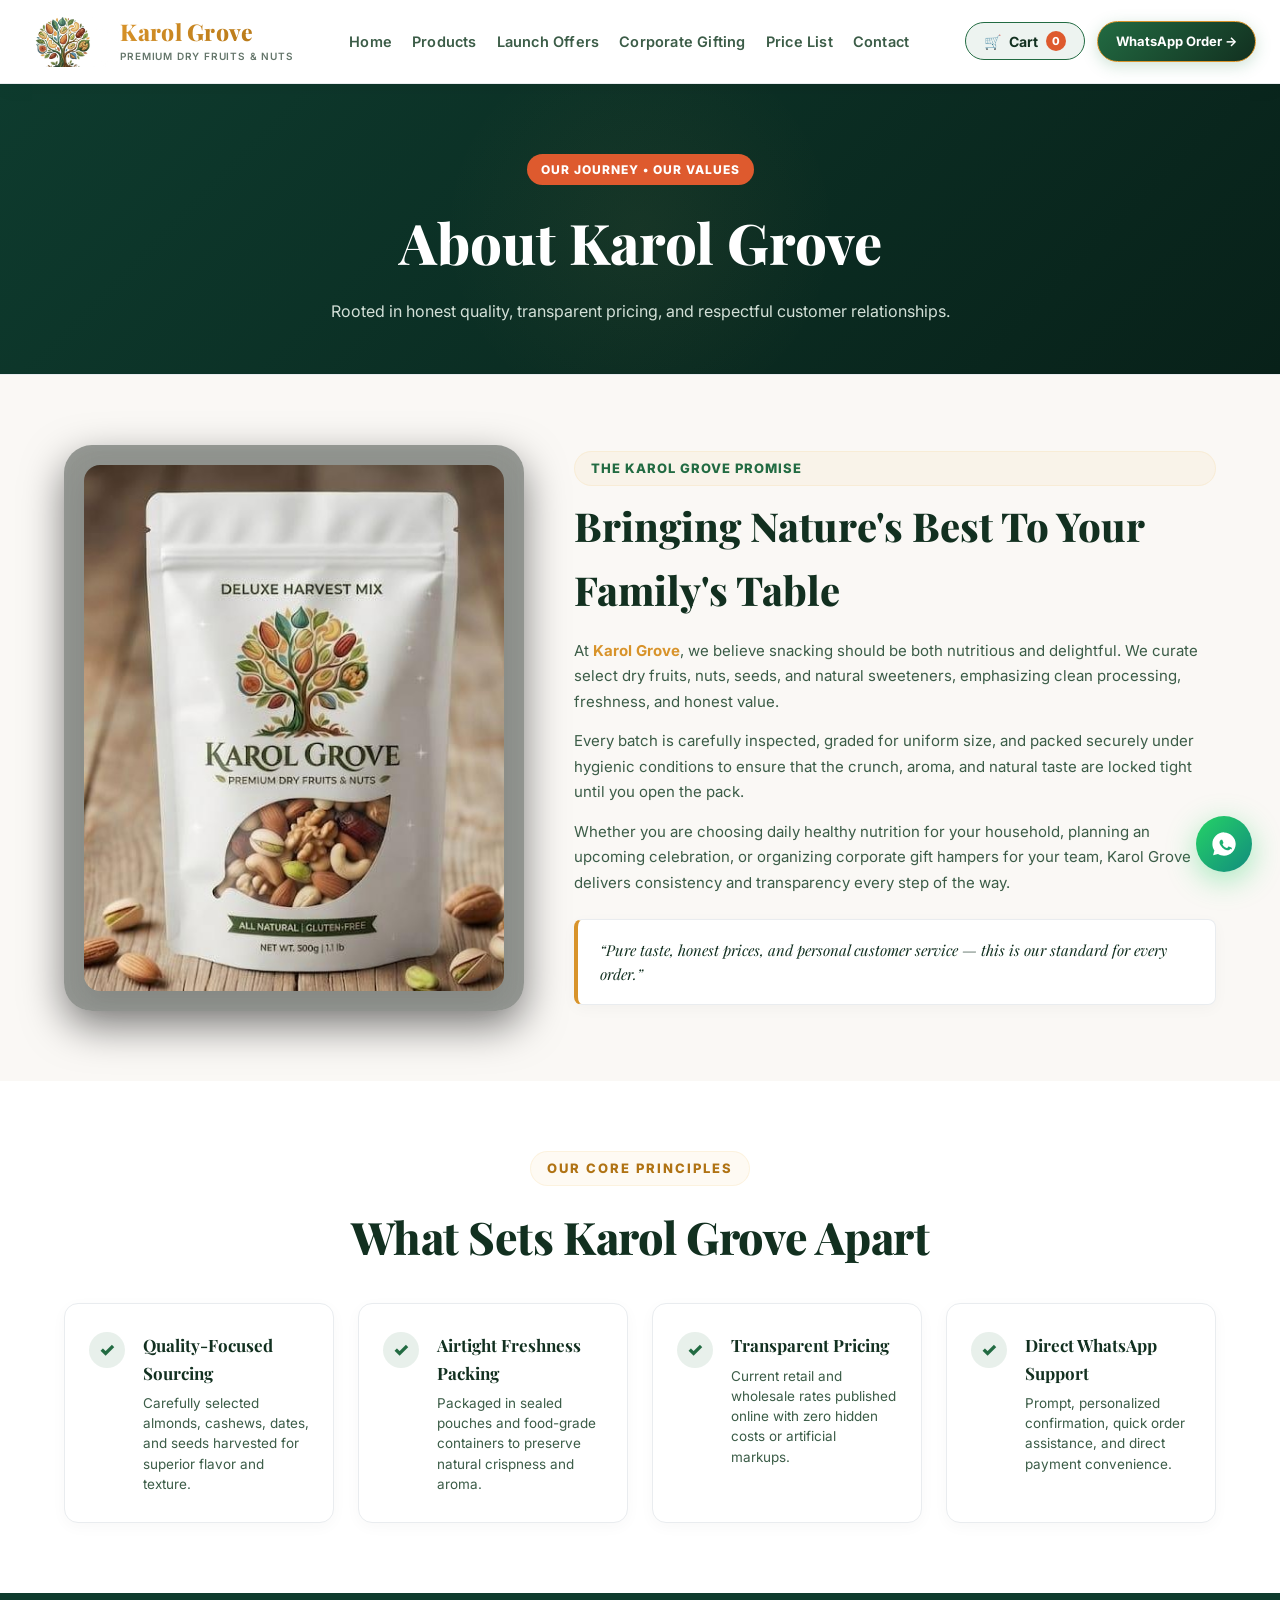
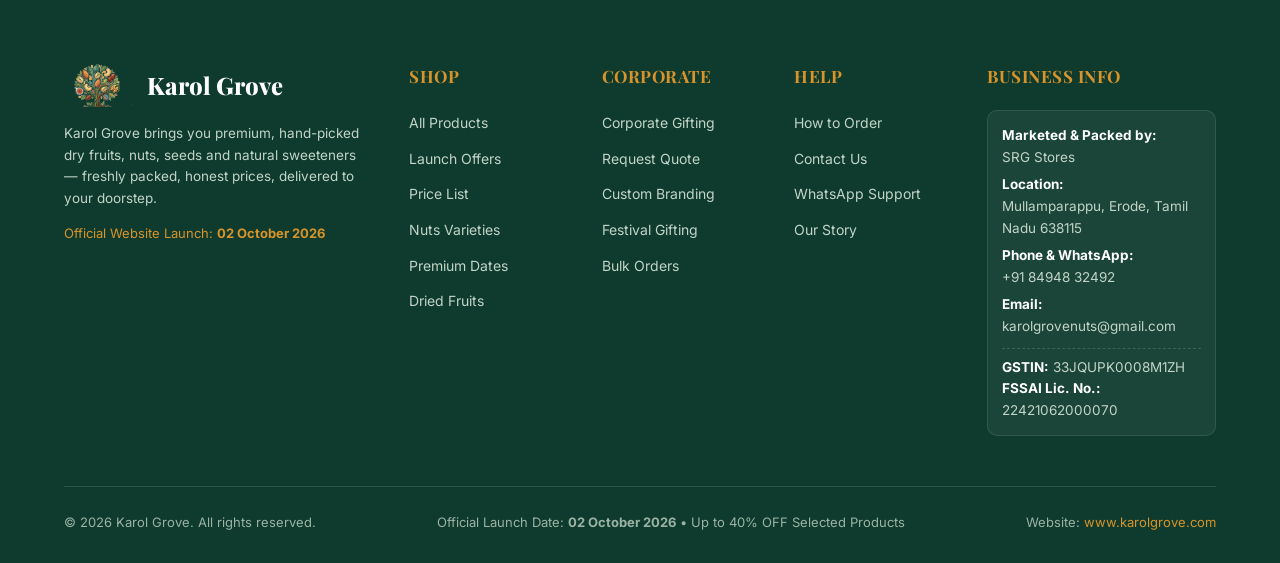
<file: about.html>
<!DOCTYPE html>
<html lang="en">
<head>
<meta charset="UTF-8">
<meta name="viewport" content="width=device-width, initial-scale=1.0">
<title>About Us — Karol Grove | Premium Dry Fruits &amp; Nuts</title>
<meta name="description" content="Learn about Karol Grove's story, our commitment to natural freshness, honest prices, and why families trust us for premium dry fruits and nuts.">
<link rel="icon" href="assets/karol-grove-icon.png">
<link rel="preconnect" href="https://fonts.googleapis.com">
<link rel="preconnect" href="https://fonts.gstatic.com" crossorigin>
<link href="https://fonts.googleapis.com/css2?family=Outfit:wght@300;400;500;600;700;800;900&family=Playfair+Display:ital,wght@0,400;0,500;0,600;0,700;0,800;0,900;1,400;1,500;1,600&family=Inter:wght@300;400;500;600;700;800&display=swap" rel="stylesheet">
<link rel="stylesheet" href="assets/style.css?v=20261002-v20">
<link rel="stylesheet" href="assets/mobile-premium.css?v=20261005">
<script src="assets/prices.js" defer></script>
<script src="assets/main.js?v=20261002-v20" defer></script>
</head>
<body>

<canvas id="vfx-canvas" style="position: fixed; top: 0; left: 0; width: 100vw; height: 100vh; pointer-events: none; z-index: -9999; opacity: 0.55;"></canvas>

<header class="site-header">
  <div class="header-inner">
    <a href="index.html" class="brand">
      <img src="assets/karol-grove-icon.png" alt="Karol Grove Premium Dry Fruits & Nuts" class="brand-logo-img">
      <div class="brand-text">
        <span class="brand-name">Karol Grove</span>
        <span class="brand-tagline">Premium Dry Fruits &amp; Nuts</span>
      </div>
    </a>
    <nav class="main-nav">
      <a href="index.html">Home</a>
      <a href="products.html">Products</a>
      <a href="index.html#launch-offers">Launch Offers</a>
      <a href="corporate-gifts.html">Corporate Gifting</a>
      <a href="pricelist.html">Price List</a>
      <a href="contact.html">Contact</a>
    </nav>
    <div class="header-actions-group">
      <button class="header-cart-btn" onclick="toggleCartDrawer(true)" aria-label="Shopping Cart">
        <span class="cart-icon-symbol">🛒</span>
        <span class="cart-text">Cart</span>
        <span class="badge cart-badge">0</span>
      </button>
      <a class="header-cta" href="https://wa.me/+918494832492" target="_blank" rel="noopener">WhatsApp Order &rarr;</a>
      <button class="nav-toggle" aria-label="Toggle menu">
        <span></span><span></span><span></span>
      </button>
    </div>
  </div>
  <div class="mobile-nav" id="mobileNav">
    <a href="index.html">Home</a>
    <a href="products.html">Products</a>
    <a href="index.html#launch-offers">Launch Offers</a>
    <a href="corporate-gifts.html">Corporate Gifting</a>
    <a href="pricelist.html">Price List</a>
    <a href="contact.html">Contact</a>
    <a href="https://wa.me/+918494832492" target="_blank" rel="noopener" style="color:var(--forest); font-weight:700;">💬 Order on WhatsApp</a>
  </div>
</header>

<section class="page-header" style="background: linear-gradient(135deg, #0E3B2E 0%, #082119 100%); color: #fff; padding: 70px 20px 50px; text-align: center;">
  <div class="container reveal">
    <span class="launch-badge-pill">OUR JOURNEY &bull; OUR VALUES</span>
    <h1 style="font-family: var(--font-display); font-size: clamp(2.2rem, 5vw, 3.5rem); color: #fff; margin-bottom: 12px;">About Karol Grove</h1>
    <p style="font-size: 16px; color: #D3E0D8; max-width: 650px; margin: 0 auto;">Rooted in honest quality, transparent pricing, and respectful customer relationships.</p>
  </div>
</section>

<section class="section" style="background: #FAF8F5; padding: 70px 0;">
  <div class="container about-flex" style="display: flex; gap: 50px; align-items: center; flex-wrap: wrap;">
    <div class="tin-frame tilt-card reveal" style="flex: 1; min-width: 300px; text-align: center;">
      <img src="assets/karol-grove-pouch-hd.jpg" alt="Karol Grove premium pouch" style="max-width: 420px; width: 100%; border-radius: 16px; box-shadow: 0 10px 30px rgba(0,0,0,0.1); margin: 0 auto;">
    </div>
    <div class="about-copy reveal" style="flex: 1.2; min-width: 300px;">
      <span class="eyebrow" style="color: var(--forest); font-weight: 800; text-transform: uppercase; font-size: 13px; letter-spacing: 1px; display: block; margin-bottom: 8px;">The Karol Grove Promise</span>
      <h2 style="font-family: var(--font-display); font-size: clamp(1.8rem, 3.5vw, 2.5rem); font-weight: 800; color: var(--forest-deep); margin-bottom: 16px;">
        Bringing Nature's Best To Your Family's Table
      </h2>
      <p style="font-size: 15px; line-height: 1.7; color: var(--text-secondary); margin-bottom: 14px;">
        At <strong>Karol Grove</strong>, we believe snacking should be both nutritious and delightful. We curate select dry fruits, nuts, seeds, and natural sweeteners, emphasizing clean processing, freshness, and honest value.
      </p>
      <p style="font-size: 15px; line-height: 1.7; color: var(--text-secondary); margin-bottom: 14px;">
        Every batch is carefully inspected, graded for uniform size, and packed securely under hygienic conditions to ensure that the crunch, aroma, and natural taste are locked tight until you open the pack.
      </p>
      <p style="font-size: 15px; line-height: 1.7; color: var(--text-secondary); margin-bottom: 20px;">
        Whether you are choosing daily healthy nutrition for your household, planning an upcoming celebration, or organizing corporate gift hampers for your team, Karol Grove delivers consistency and transparency every step of the way.
      </p>
      <blockquote style="background: #fff; border-left: 4px solid var(--gold); padding: 18px 22px; border-radius: 8px; font-style: italic; color: var(--forest-deep); font-size: 15px; box-shadow: 0 4px 15px rgba(0,0,0,0.03);">
        “Pure taste, honest prices, and personal customer service — this is our standard for every order.”
      </blockquote>
    </div>
  </div>
</section>

<!-- Values Pillars -->
<section class="section" style="background: #FFFFFF; padding: 70px 0;">
  <div class="container">
    <div class="section-head reveal" style="text-align: center; max-width: 700px; margin: 0 auto 40px;">
      <span class="eyebrow" style="color: var(--gold-deep); font-weight: 800; text-transform: uppercase; font-size: 13px;">Our Core Principles</span>
      <h2 style="font-size: clamp(2rem, 3.5vw, 2.8rem); font-weight: 800;">What Sets Karol Grove Apart</h2>
    </div>
    
    <div style="display: grid; grid-template-columns: repeat(auto-fit, minmax(250px, 1fr)); gap: 24px;">
      
      <div class="trust-feature-card reveal">
        <div class="trust-check-badge">✓</div>
        <div>
          <h4>Quality-Focused Sourcing</h4>
          <p>Carefully selected almonds, cashews, dates, and seeds harvested for superior flavor and texture.</p>
        </div>
      </div>

      <div class="trust-feature-card reveal" style="transition-delay: 0.1s;">
        <div class="trust-check-badge">✓</div>
        <div>
          <h4>Airtight Freshness Packing</h4>
          <p>Packaged in sealed pouches and food-grade containers to preserve natural crispness and aroma.</p>
        </div>
      </div>

      <div class="trust-feature-card reveal" style="transition-delay: 0.2s;">
        <div class="trust-check-badge">✓</div>
        <div>
          <h4>Transparent Pricing</h4>
          <p>Current retail and wholesale rates published online with zero hidden costs or artificial markups.</p>
        </div>
      </div>

      <div class="trust-feature-card reveal" style="transition-delay: 0.3s;">
        <div class="trust-check-badge">✓</div>
        <div>
          <h4>Direct WhatsApp Support</h4>
          <p>Prompt, personalized confirmation, quick order assistance, and direct payment convenience.</p>
        </div>
      </div>

    </div>
  </div>
</section>

<!-- Footer -->
<footer class="site-footer-v2">
  <div class="container">
    <div class="footer-v2-grid">
      <!-- 1. Brand Info -->
      <div class="footer-v2-col">
        <div style="display: flex; align-items: center; gap: 12px; margin-bottom: 16px;">
          <img src="assets/karol-grove-icon.png" alt="Karol Grove" style="height: 44px; width: auto;">
          <span style="font-family: var(--font-display); font-size: 24px; font-weight: 800; color: #FFFFFF;">Karol Grove</span>
        </div>
        <p>Karol Grove brings you premium, hand-picked dry fruits, nuts, seeds and natural sweeteners — freshly packed, honest prices, delivered to your doorstep.</p>
        <p style="margin-top: 14px; font-size: 13px; color: var(--gold);">Official Website Launch: <strong>02 October 2026</strong></p>
      </div>

      <!-- 2. Shop -->
      <div class="footer-v2-col">
        <h4>SHOP</h4>
        <ul>
          <li><a href="products.html">All Products</a></li>
          <li><a href="index.html#launch-offers">Launch Offers</a></li>
          <li><a href="pricelist.html">Price List</a></li>
          <li><a href="products.html#nuts">Nuts Varieties</a></li>
          <li><a href="products.html#dates">Premium Dates</a></li>
          <li><a href="products.html#dried-fruits">Dried Fruits</a></li>
        </ul>
      </div>

      <!-- 3. Corporate -->
      <div class="footer-v2-col">
        <h4>CORPORATE</h4>
        <ul>
          <li><a href="corporate-gifts.html">Corporate Gifting</a></li>
          <li><a href="corporate-gifts.html#quote">Request Quote</a></li>
          <li><a href="corporate-gifts.html#branding">Custom Branding</a></li>
          <li><a href="corporate-gifts.html#festival">Festival Gifting</a></li>
          <li><a href="corporate-gifts.html#bulk">Bulk Orders</a></li>
        </ul>
      </div>

      <!-- 4. Help -->
      <div class="footer-v2-col">
        <h4>HELP</h4>
        <ul>
          <li><a href="index.html#how-to-order">How to Order</a></li>
          <li><a href="contact.html">Contact Us</a></li>
          <li><a href="https://wa.me/+918494832492" target="_blank" rel="noopener">WhatsApp Support</a></li>
          <li><a href="about.html">Our Story</a></li>
        </ul>
      </div>

      <!-- 5. Business Information -->
      <div class="footer-v2-col">
        <h4>BUSINESS INFO</h4>
        <div class="footer-legal-badge">
          <p><strong>Marketed &amp; Packed by:</strong><br>SRG Stores</p>
          <p style="margin-top: 6px;"><strong>Location:</strong><br>Mullamparappu, Erode, Tamil Nadu 638115</p>
          <p style="margin-top: 6px;"><strong>Phone &amp; WhatsApp:</strong><br>+91 84948 32492</p>
          <p style="margin-top: 6px;"><strong>Email:</strong><br>karolgrovenuts@gmail.com</p>
          <div style="margin-top: 10px; padding-top: 8px; border-top: 1px dashed rgba(255,255,255,0.15);">
            <p><strong>GSTIN:</strong> 33JQUPK0008M1ZH</p>
            <p><strong>FSSAI Lic. No.:</strong> 22421062000070</p>
          </div>
        </div>
      </div>
    </div>

    <!-- Bottom Bar -->
    <div class="footer-v2-bottom">
      <div>&copy; 2026 Karol Grove. All rights reserved.</div>
      <div>Official Launch Date: <strong>02 October 2026</strong> &bull; Up to 40% OFF Selected Products</div>
      <div>Website: <a href="https://www.karolgrove.com">www.karolgrove.com</a></div>
    </div>
  </div>
</footer>

<a href="https://wa.me/918494832492?text=Hi%20Karol%20Grove%2C%20I%20would%20like%20to%20place%20an%20order." 
   class="floating-whatsapp" 
   target="_blank" 
   rel="noopener" 
   aria-label="Order on WhatsApp">
  <div class="whatsapp-badge">Order on WhatsApp</div>
  <svg class="whatsapp-icon-svg" viewBox="0 0 24 24" width="24" height="24">
    <path fill="currentColor" d="M12.031 2c-5.514 0-9.99 4.477-9.99 9.99 0 2.08.636 4.01 1.728 5.614l-1.127 4.12 4.22-1.107c1.514.938 3.284 1.48 5.17 1.48 5.515 0 9.99-4.477 9.99-9.99 0-5.514-4.475-9.99-9.99-9.99zm5.556 14.13c-.224.634-1.22 1.157-1.68 1.206-.432.046-.86.23-2.738-.508-2.398-.942-3.896-3.376-4.016-3.536-.12-.16-1.002-1.332-1.002-2.54 0-1.21.632-1.804.856-2.048.225-.244.49-.305.653-.305.163 0 .326.002.47.01.15.008.347-.057.545.422.203.49.693 1.693.754 1.815.06.123.1.265.018.428-.08.163-.122.265-.244.407-.122.143-.257.32-.367.43-.122.12-.25.253-.108.497.143.244.636 1.05 1.362 1.7 1 .894 1.85 1.173 2.116 1.306.265.132.418.11.57-.06.153-.173.663-.774.846-1.037.183-.265.367-.224.622-.132.255.09 1.62.764 1.9.905.28.14.47.21.536.326.067.116.067.67-.156 1.306z"/>
  </svg>
</a>

</body>
</html>
</file>
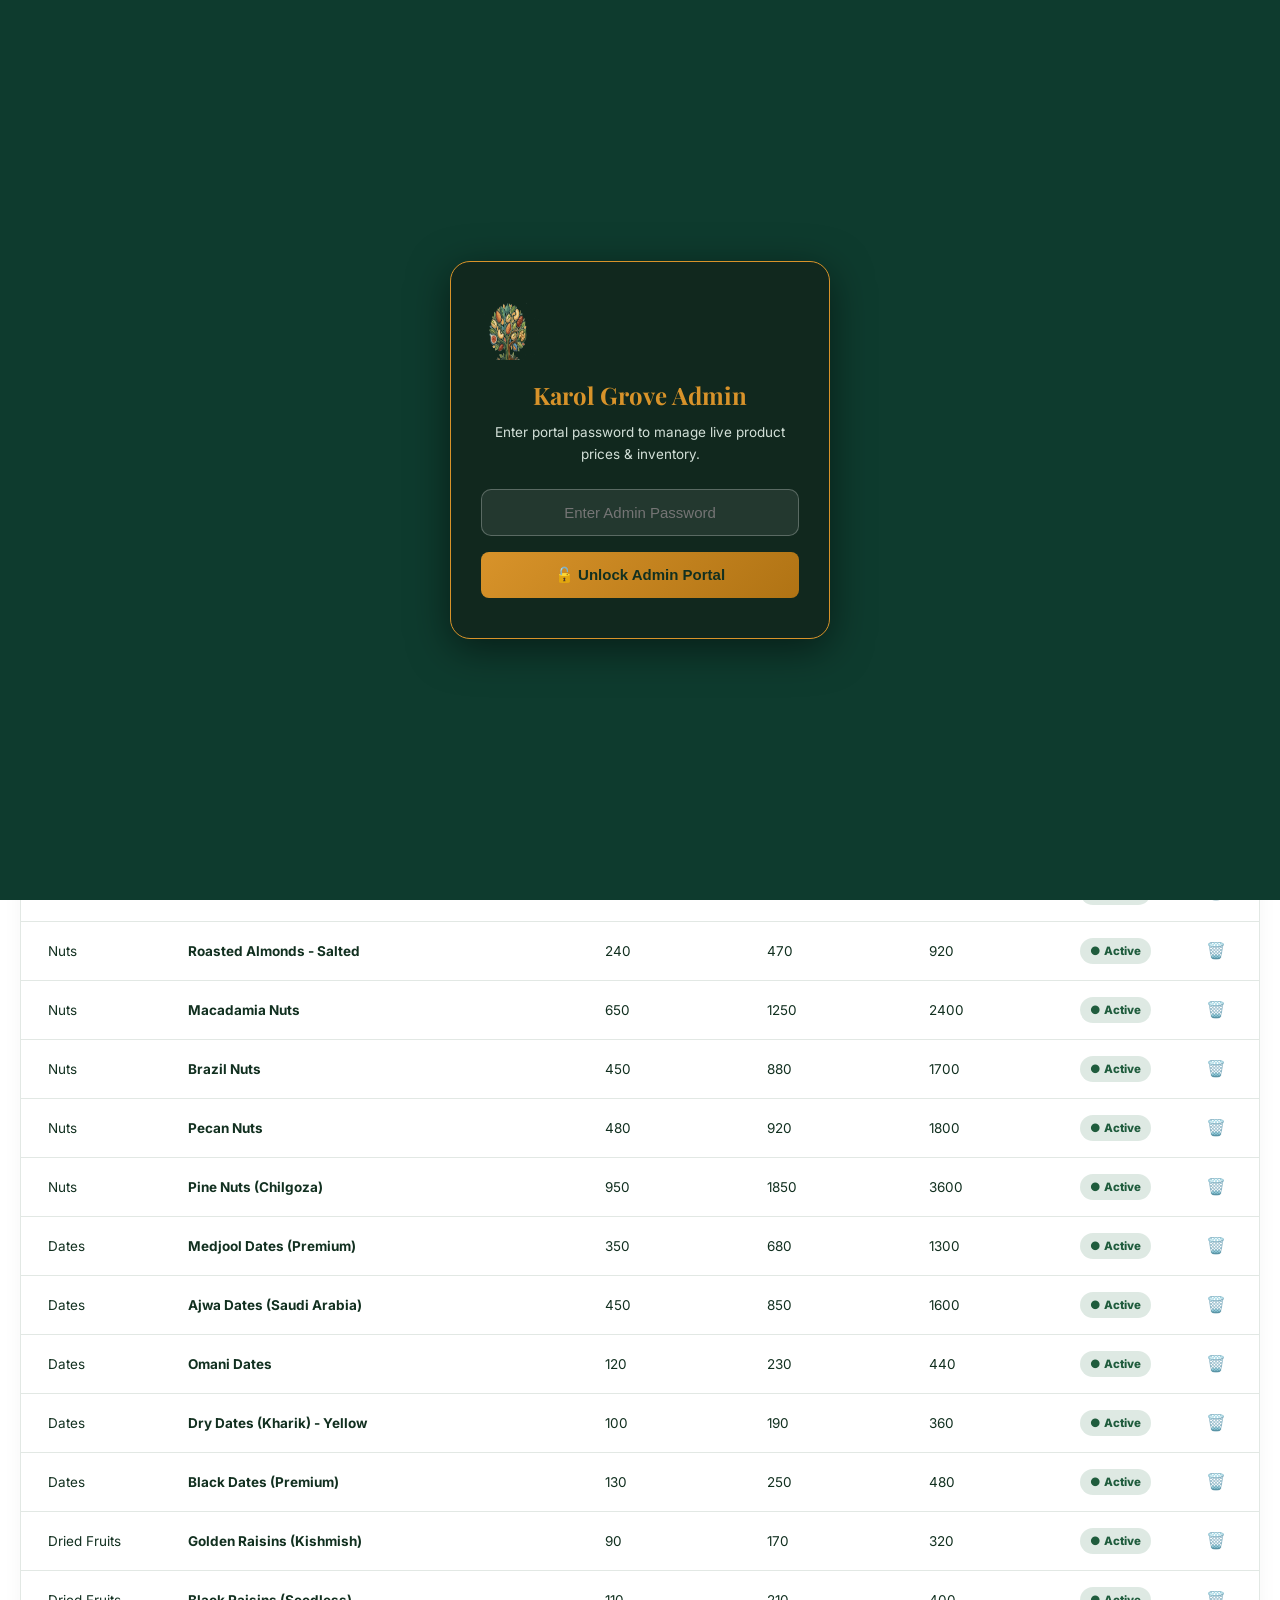
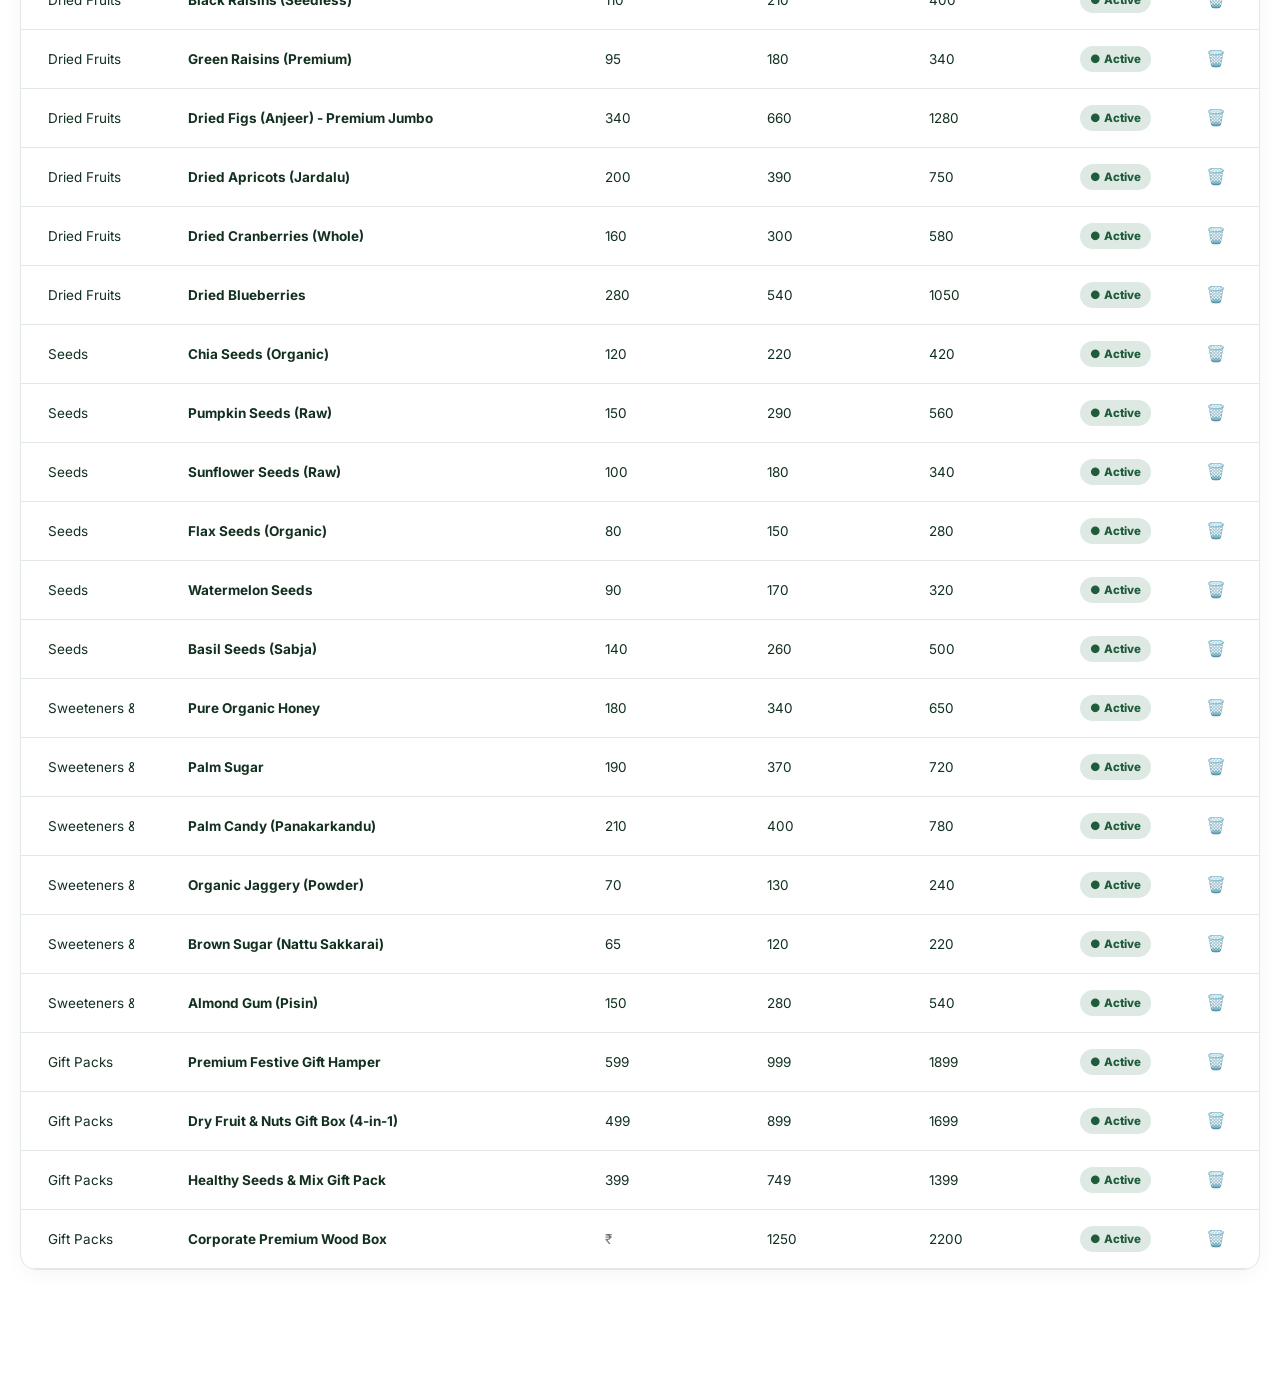
<file: admin.html>
<!DOCTYPE html>
<html lang="en">
<head>
    <meta charset="UTF-8">
    <meta name="viewport" content="width=device-width, initial-scale=1.0">
    <title>Admin Portal | Karol Grove Price & Product Management</title>
    <link rel="icon" href="assets/karol-grove-icon.png">
    <link href="https://fonts.googleapis.com/css2?family=Playfair+Display:ital,wght@0,400..900;1,400..900&family=Outfit:wght@300;400;500;600;700;800&family=Inter:wght@300;400;500;600;700&display=swap" rel="stylesheet">
    <link rel="stylesheet" href="assets/style.css?v=20261002-v20">
    <link rel="stylesheet" href="assets/mobile-premium.css?v=20261005">
    <style>
        :root {
            --admin-bg: #F4F7F5;
            --admin-card: #FFFFFF;
            --admin-text: #123020;
            --admin-border: #E2E8E4;
            --admin-primary: #1F5C3D;
            --admin-gold: #D8932A;
        }
        body.dark-mode {
            --admin-bg: #0A1C14;
            --admin-card: #11281E;
            --admin-text: #E5EFE8;
            --admin-border: #1E3D30;
        }
        body {
            background: var(--admin-bg);
            color: var(--admin-text);
            font-family: var(--font-body);
            padding: 24px 16px 80px;
            margin: 0;
            transition: background 0.3s, color 0.3s;
        }
        .admin-wrap {
            max-width: 1240px;
            margin: 0 auto;
        }
        .admin-header-bar {
            display: flex;
            justify-content: space-between;
            align-items: center;
            background: var(--admin-card);
            border: 1px solid var(--admin-border);
            padding: 20px 28px;
            border-radius: 16px;
            margin-bottom: 24px;
            box-shadow: 0 4px 20px rgba(0,0,0,0.04);
            flex-wrap: wrap;
            gap: 16px;
        }
        .admin-header-bar h1 {
            font-family: var(--font-display);
            font-size: 24px;
            margin: 0;
            color: var(--admin-primary);
            display: flex;
            align-items: center;
            gap: 12px;
        }
        .admin-header-bar h1 img {
            width: 36px;
            height: 36px;
            border-radius: 8px;
        }
        .admin-top-actions {
            display: flex;
            gap: 10px;
            align-items: center;
        }
        .btn-admin {
            padding: 10px 18px;
            border-radius: 8px;
            font-weight: 700;
            font-size: 13.5px;
            cursor: pointer;
            border: none;
            transition: transform 0.15s, opacity 0.2s;
            display: inline-flex;
            align-items: center;
            gap: 6px;
        }
        .btn-admin:active {
            transform: scale(0.98);
        }
        .btn-admin-primary {
            background: var(--admin-primary);
            color: #FFFFFF;
        }
        .btn-admin-gold {
            background: linear-gradient(135deg, #d8932a 0%, #b07314 100%);
            color: #123020;
            font-weight: 800;
        }
        .btn-admin-sync {
            background: linear-gradient(135deg, #16a085 0%, #0d6945 100%);
            color: #FFFFFF;
            font-weight: 800;
            box-shadow: 0 4px 15px rgba(22, 160, 133, 0.35);
        }
        .btn-admin-danger {
            background: #E74C3C;
            color: #FFFFFF;
        }
        .btn-admin-outline {
            background: transparent;
            border: 1.5px solid var(--admin-border);
            color: var(--admin-text);
        }

        /* Git Sync Auth Box */
        .git-auth-box {
            background: var(--admin-card);
            border: 1px solid var(--admin-border);
            border-radius: 16px;
            padding: 24px 28px;
            margin-bottom: 24px;
            box-shadow: 0 4px 20px rgba(0,0,0,0.04);
        }
        .git-auth-box h3 {
            font-family: var(--font-display);
            font-size: 18px;
            color: var(--admin-primary);
            margin: 0 0 8px;
        }
        .git-auth-box p {
            font-size: 13.5px;
            color: var(--text-secondary);
            margin: 0 0 16px;
        }
        .auth-fields-grid {
            display: grid;
            grid-template-columns: 1fr 1fr;
            gap: 16px;
            margin-bottom: 16px;
        }
        .auth-field label {
            display: block;
            font-size: 12px;
            font-weight: 700;
            text-transform: uppercase;
            letter-spacing: 0.5px;
            margin-bottom: 6px;
            color: var(--admin-text);
        }
        .auth-field input {
            width: 100%;
            padding: 10px 14px;
            border-radius: 8px;
            border: 1px solid var(--admin-border);
            background: rgba(0,0,0,0.02);
            color: var(--admin-text);
            font-family: var(--font-body);
            font-size: 13.5px;
            outline: none;
            box-sizing: border-box;
        }
        body.dark-mode .auth-field input {
            background: rgba(255,255,255,0.05);
        }
        .auth-field input:focus {
            border-color: var(--admin-gold);
        }

        /* Action Toolbar */
        .toolbar-strip {
            display: flex;
            justify-content: space-between;
            align-items: center;
            flex-wrap: wrap;
            gap: 14px;
            margin-bottom: 20px;
        }
        .search-filter-group {
            display: flex;
            gap: 10px;
            flex: 1;
            max-width: 600px;
            flex-wrap: wrap;
        }
        .search-filter-group input {
            flex: 1;
            min-width: 220px;
            padding: 10px 14px;
            border-radius: 8px;
            border: 1px solid var(--admin-border);
            background: var(--admin-card);
            color: var(--admin-text);
            font-size: 13.5px;
            outline: none;
        }
        .search-filter-group select {
            padding: 10px 14px;
            border-radius: 8px;
            border: 1px solid var(--admin-border);
            background: var(--admin-card);
            color: var(--admin-text);
            font-size: 13.5px;
            outline: none;
            cursor: pointer;
        }

        /* Status Banner */
        .status-box {
            padding: 16px 20px;
            border-radius: 12px;
            font-weight: 700;
            font-size: 14px;
            margin-bottom: 20px;
            display: none;
        }
        .status-box.success {
            display: block;
            background: #D4EDDA;
            color: #155724;
            border: 1px solid #C3E6CB;
        }
        .status-box.error {
            display: block;
            background: #F8D7DA;
            color: #721C24;
            border: 1px solid #F5C6CB;
        }
        .status-box.info {
            display: block;
            background: #D1ECF1;
            color: #0C5460;
            border: 1px solid #BEE5EB;
        }

        /* Products Table & Card UI */
        .table-wrap {
            background: var(--admin-card);
            border: 1px solid var(--admin-border);
            border-radius: 16px;
            overflow: hidden;
            box-shadow: 0 4px 20px rgba(0,0,0,0.04);
            margin-bottom: 30px;
        }
        .admin-table {
            width: 100%;
            border-collapse: collapse;
            font-size: 13.5px;
        }
        .admin-table th {
            background: var(--admin-primary);
            color: #FFFFFF;
            padding: 14px 16px;
            text-align: left;
            font-weight: 700;
            letter-spacing: 0.3px;
        }
        .admin-table td {
            padding: 12px 16px;
            border-bottom: 1px solid var(--admin-border);
            vertical-align: middle;
        }
        .admin-table tr:hover {
            background: rgba(31, 92, 61, 0.03);
        }
        body.dark-mode .admin-table tr:hover {
            background: rgba(255, 255, 255, 0.02);
        }
        .admin-table input {
            width: 100%;
            padding: 8px 10px;
            border: 1px solid transparent;
            border-radius: 6px;
            background: transparent;
            font-family: var(--font-body);
            color: var(--admin-text);
            font-size: 13.5px;
            transition: all 0.2s;
            box-sizing: border-box;
        }
        .admin-table input:focus {
            border-color: var(--admin-gold);
            background: rgba(216, 147, 42, 0.08);
            outline: none;
        }
        .price-input-cell {
            max-width: 105px;
        }
        .status-badge {
            display: inline-flex;
            align-items: center;
            gap: 6px;
            padding: 4px 10px;
            border-radius: 20px;
            font-size: 11.5px;
            font-weight: 800;
            cursor: pointer;
            user-select: none;
        }
        .status-badge.active {
            background: rgba(34, 107, 66, 0.15);
            color: #1F5C3D;
        }
        .status-badge.outofstock {
            background: rgba(231, 76, 60, 0.15);
            color: #C0392B;
        }
        .action-del-btn {
            background: transparent;
            border: none;
            color: #E74C3C;
            font-size: 16px;
            cursor: pointer;
            padding: 6px 10px;
            border-radius: 6px;
            transition: background 0.15s;
        }
        .action-del-btn:hover {
            background: rgba(231, 76, 60, 0.1);
        }

        /* Password Overlay */
        #admin-login-overlay {
            position: fixed;
            top: 0;
            left: 0;
            width: 100%;
            height: 100%;
            background: #0E3B2E;
            z-index: 99999;
            display: flex;
            flex-direction: column;
            justify-content: center;
            align-items: center;
            padding: 20px;
            color: #FFFFFF;
            text-align: center;
        }
        .login-card {
            background: #11281E;
            border: 1.5px solid var(--admin-gold);
            border-radius: 20px;
            padding: 40px 30px;
            max-width: 380px;
            width: 100%;
            box-shadow: 0 10px 40px rgba(0,0,0,0.5);
        }

        @media (max-width: 768px) {
            .auth-fields-grid {
                grid-template-columns: 1fr;
            }
            .admin-table {
                display: block;
                overflow-x: auto;
            }
            .admin-header-bar {
                flex-direction: column;
                align-items: flex-start;
            }
        }
    </style>
</head>
<body>

    <!-- Password Protection Overlay -->
    <div id="admin-login-overlay">
        <div class="login-card">
            <img src="assets/karol-grove-icon.png" alt="Karol Grove" style="width: 58px; height: 58px; border-radius: 12px; margin-bottom: 16px;">
            <h2 style="font-family: var(--font-display); font-size: 24px; color: var(--admin-gold); margin: 0 0 8px;">Karol Grove Admin</h2>
            <p style="font-size: 13.5px; color: #D3E0D8; margin: 0 0 24px;">Enter portal password to manage live product prices &amp; inventory.</p>
            <input type="password" id="admin-password-input" placeholder="Enter Admin Password" style="width: 100%; padding: 14px; border-radius: 10px; border: 1px solid rgba(255,255,255,0.25); background: rgba(255,255,255,0.08); color: #fff; font-size: 15px; text-align: center; margin-bottom: 16px; outline: none; box-sizing: border-box;">
            <button id="admin-login-btn" class="btn-admin btn-admin-gold" style="width: 100%; padding: 14px; font-size: 15px; justify-content: center;">
                🔓 Unlock Admin Portal
            </button>
            <p id="admin-login-error" style="color: #FF6B6B; font-weight: 700; margin-top: 14px; font-size: 13px; display: none;">Incorrect Password. Please try again.</p>
        </div>
    </div>

    <div class="admin-wrap">
        <!-- Top Bar -->
        <div class="admin-header-bar">
            <h1>
                <img src="assets/karol-grove-icon.png" alt="Logo">
                Price &amp; Product Management
            </h1>
            <div class="admin-top-actions">
                <a href="index.html" class="btn-admin btn-admin-outline" target="_blank">🌐 View Website</a>
                <button class="btn-admin btn-admin-outline" id="dark-mode-toggle">🌓 Toggle Dark Mode</button>
            </div>
        </div>

        <!-- Git Sync & Credentials Box (Requirements 6, 7 & 8) -->
        <div class="git-auth-box">
            <h3>⚡ Direct GitHub Synchronization</h3>
            <p>Edit prices below, then save locally or push directly to GitHub. Once synced, GitHub Pages automatically deploys updated prices to customers within 1–2 minutes.</p>
            <div class="auth-fields-grid">
                <div class="auth-field">
                    <label>GitHub Repository (owner/repo)</label>
                    <input type="text" id="github-repo" placeholder="e.g. pravieen/karol-grove-website">
                </div>
                <div class="auth-field">
                    <label>Personal Access Token (PAT)</label>
                    <input type="password" id="github-pat" placeholder="ghp_xxxxxxxxxxxxxxxxxxxx">
                </div>
            </div>
            <div style="display: flex; gap: 12px; flex-wrap: wrap;">
                <button class="btn-admin btn-admin-sync" id="sync-btn">
                    <span>🔄 SYNC TO WEBSITE</span>
                </button>
                <button class="btn-admin btn-admin-primary" id="save-local-btn">
                    <span>💾 Save Local Draft</span>
                </button>
                <button class="btn-admin btn-admin-outline" id="reset-local-btn">
                    <span>🔄 Reset to Git Defaults</span>
                </button>
                <button class="btn-admin btn-admin-gold" id="add-product-btn">
                    <span>➕ Add New Product</span>
                </button>
            </div>
        </div>

        <!-- Status Message Banner -->
        <div id="status" class="status-box"></div>

        <!-- Search & Category Filters -->
        <div class="toolbar-strip">
            <div class="search-filter-group">
                <input type="text" id="product-search-input" placeholder="🔍 Search product name or category...">
                <select id="category-filter-select">
                    <option value="all">All Categories</option>
                    <option value="Nuts">🌰 Nuts</option>
                    <option value="Dates">🌴 Dates</option>
                    <option value="Dried Fruits">🍇 Dried Fruits</option>
                    <option value="Seeds">🌱 Seeds</option>
                    <option value="Sweeteners & Others">🍯 Sweeteners & Others</option>
                    <option value="Gift Packs">🎁 Gift Packs</option>
                </select>
            </div>
            <div style="font-size: 13.5px; font-weight: 700; color: var(--text-secondary);" id="product-count-label">
                Showing 0 products
            </div>
        </div>

        <!-- Simple Product Table UI (Requirement 7) -->
        <!-- Product | 250g | 500g | 1kg | Status | Actions -->
        <div class="table-wrap">
            <table class="admin-table" id="price-table">
                <thead>
                    <tr>
                        <th style="width: 140px;">Category</th>
                        <th>Product Name</th>
                        <th class="price-input-cell">250g (₹)</th>
                        <th class="price-input-cell">500g (₹)</th>
                        <th class="price-input-cell">1kg (₹)</th>
                        <th style="width: 110px;">Status</th>
                        <th style="width: 80px; text-align: center;">Actions</th>
                    </tr>
                </thead>
                <tbody id="product-rows-body">
                    <!-- Populated dynamically -->
                </tbody>
            </table>
        </div>
    </div>

    <!-- Load the source prices data -->
    <script src="assets/prices.js"></script>
    <script>
        document.addEventListener('DOMContentLoaded', () => {
            // Password Protection Logic
            const overlay = document.getElementById('admin-login-overlay');
            const passInput = document.getElementById('admin-password-input');
            const loginBtn = document.getElementById('admin-login-btn');
            const errorMsg = document.getElementById('admin-login-error');

            if (sessionStorage.getItem('admin_unlocked') === 'true') {
                overlay.style.display = 'none';
            }

            const checkPassword = () => {
                if (passInput.value === '@dm!nl0gin') {
                    sessionStorage.setItem('admin_unlocked', 'true');
                    overlay.style.display = 'none';
                } else {
                    errorMsg.style.display = 'block';
                    passInput.value = '';
                }
            };

            loginBtn.addEventListener('click', checkPassword);
            passInput.addEventListener('keypress', (e) => {
                if(e.key === 'Enter') checkPassword();
            });

            // Dark Mode toggle
            const darkModeBtn = document.getElementById('dark-mode-toggle');
            darkModeBtn.addEventListener('click', () => document.body.classList.toggle('dark-mode'));

            const tableBody = document.getElementById('product-rows-body');
            const searchInput = document.getElementById('product-search-input');
            const catSelect = document.getElementById('category-filter-select');
            const countLabel = document.getElementById('product-count-label');
            const statusDiv = document.getElementById('status');

            let products = [];
            let currentFilterCat = 'all';
            let currentSearchTerm = '';

            function loadProducts() {
                const cached = localStorage.getItem('kg_prices_local');
                if (cached) {
                    try {
                        products = JSON.parse(cached);
                    } catch(e) {
                        products = window.priceListData ? JSON.parse(JSON.stringify(window.priceListData)) : [];
                    }
                } else {
                    products = window.priceListData ? JSON.parse(JSON.stringify(window.priceListData)) : [];
                }

                // Ensure each product has status
                products.forEach(p => {
                    if (!p.status) p.status = 'Active';
                });
            }

            function renderTable() {
                tableBody.innerHTML = '';

                const filtered = products.filter(p => {
                    const catMatch = (currentFilterCat === 'all' || p.category === currentFilterCat);
                    const nameMatch = (p.name || '').toLowerCase().includes(currentSearchTerm) ||
                                      (p.category || '').toLowerCase().includes(currentSearchTerm);
                    return catMatch && nameMatch;
                });

                countLabel.textContent = `Showing ${filtered.length} of ${products.length} products`;

                if (filtered.length === 0) {
                    tableBody.innerHTML = `
                        <tr>
                            <td colspan="7" style="text-align: center; padding: 40px; color: var(--text-muted);">
                                No products match your filter. Click "Add New Product" to create one.
                            </td>
                        </tr>
                    `;
                    return;
                }

                filtered.forEach(p => {
                    const realIndex = products.indexOf(p);
                    const tr = document.createElement('tr');
                    const isActive = (p.status || 'Active') === 'Active';

                    tr.innerHTML = `
                        <td>
                            <input type="text" value="${p.category || ''}" data-index="${realIndex}" data-field="category">
                        </td>
                        <td>
                            <input type="text" value="${p.name || ''}" data-index="${realIndex}" data-field="name" style="font-weight: 700;">
                        </td>
                        <td class="price-input-cell">
                            <input type="number" value="${p.price250g !== undefined ? p.price250g : ''}" data-index="${realIndex}" data-field="price250g" placeholder="₹">
                        </td>
                        <td class="price-input-cell">
                            <input type="number" value="${p.price500g !== undefined ? p.price500g : ''}" data-index="${realIndex}" data-field="price500g" placeholder="₹">
                        </td>
                        <td class="price-input-cell">
                            <input type="number" value="${p.price1kg !== undefined ? p.price1kg : ''}" data-index="${realIndex}" data-field="price1kg" placeholder="₹">
                        </td>
                        <td>
                            <span class="status-badge ${isActive ? 'active' : 'outofstock'}" data-index="${realIndex}">
                                ${isActive ? '● Active' : '○ Out of Stock'}
                            </span>
                        </td>
                        <td style="text-align: center;">
                            <button type="button" class="action-del-btn" data-index="${realIndex}" title="Remove Product">🗑️</button>
                        </td>
                    `;
                    tableBody.appendChild(tr);
                });
            }

            loadProducts();
            renderTable();

            // Search & Category Filters
            searchInput.addEventListener('input', (e) => {
                currentSearchTerm = e.target.value.toLowerCase().trim();
                renderTable();
            });
            catSelect.addEventListener('change', (e) => {
                currentFilterCat = e.target.value;
                renderTable();
            });

            // Table input change handler
            tableBody.addEventListener('input', (e) => {
                if(e.target.tagName === 'INPUT') {
                    const index = parseInt(e.target.getAttribute('data-index'), 10);
                    const field = e.target.getAttribute('data-field');
                    const val = e.target.value.trim();
                    if (field.startsWith('price')) {
                        products[index][field] = val === '' ? '' : (isNaN(Number(val)) ? val : Number(val));
                    } else {
                        products[index][field] = val;
                    }
                }
            });

            // Status toggle and Delete button clicks
            tableBody.addEventListener('click', (e) => {
                const badge = e.target.closest('.status-badge');
                if (badge) {
                    const index = parseInt(badge.getAttribute('data-index'), 10);
                    products[index].status = products[index].status === 'Active' ? 'Out of Stock' : 'Active';
                    renderTable();
                    return;
                }

                const delBtn = e.target.closest('.action-del-btn');
                if (delBtn) {
                    const index = parseInt(delBtn.getAttribute('data-index'), 10);
                    if (confirm(`Are you sure you want to remove "${products[index].name}"?`)) {
                        products.splice(index, 1);
                        renderTable();
                    }
                }
            });

            // Add Product Button
            document.getElementById('add-product-btn').addEventListener('click', () => {
                const newName = prompt('Enter new Product Name:');
                if (!newName) return;
                const newCat = prompt('Enter Category (Nuts, Dates, Dried Fruits, Seeds, Sweeteners & Others, Gift Packs):', 'Nuts') || 'Nuts';
                const p250 = prompt('250g Price in ₹ (optional):', '') || '';
                const p500 = prompt('500g Price in ₹ (optional):', '') || '';
                const p1kg = prompt('1kg Price in ₹ (optional):', '') || '';

                products.unshift({
                    category: newCat,
                    name: newName,
                    price250g: p250 ? Number(p250) : '',
                    price500g: p500 ? Number(p500) : '',
                    price1kg: p1kg ? Number(p1kg) : '',
                    status: 'Active'
                });
                renderTable();
            });

            // Save Local Draft
            document.getElementById('save-local-btn').addEventListener('click', () => {
                localStorage.setItem('kg_prices_local', JSON.stringify(products));
                window.dispatchEvent(new CustomEvent('kg_prices_changed'));
                statusDiv.className = 'status-box success';
                statusDiv.innerText = '✅ Saved locally! All open Karol Grove pages (Home, Products, Cart) updated immediately.';
            });

            // Reset Defaults
            document.getElementById('reset-local-btn').addEventListener('click', () => {
                if(confirm('Are you sure you want to discard your edits and reset back to original Git defaults?')) {
                    localStorage.removeItem('kg_prices_local');
                    loadProducts();
                    renderTable();
                    window.dispatchEvent(new CustomEvent('kg_prices_changed'));
                    statusDiv.className = 'status-box info';
                    statusDiv.innerText = '🔄 Reset to original Git defaults.';
                }
            });

            // Restore GitHub credentials
            if(localStorage.getItem('kg_repo')) {
                document.getElementById('github-repo').value = localStorage.getItem('kg_repo');
            }
            if(localStorage.getItem('kg_pat')) {
                document.getElementById('github-pat').value = localStorage.getItem('kg_pat');
            }

            // Git Sync Logic (Requirement 7 & 8)
            document.getElementById('sync-btn').addEventListener('click', async () => {
                const repo = document.getElementById('github-repo').value.trim();
                const pat = document.getElementById('github-pat').value.trim();

                if(!repo || !pat) {
                    statusDiv.className = 'status-box error';
                    statusDiv.innerText = '⚠ Sync failed — Please provide both GitHub Repository and PAT Token.';
                    return;
                }

                // Save credentials in browser localStorage
                localStorage.setItem('kg_repo', repo);
                localStorage.setItem('kg_pat', pat);

                statusDiv.className = 'status-box info';
                statusDiv.innerText = '🔄 Syncing prices directly to GitHub repository...';

                try {
                    // 1. Generate JS file content
                    const cleanProducts = products.map(p => ({
                        category: p.category,
                        name: p.name,
                        price250g: p.price250g !== undefined && p.price250g !== '' ? Number(p.price250g) : '',
                        price500g: p.price500g !== undefined && p.price500g !== '' ? Number(p.price500g) : '',
                        price1kg: p.price1kg !== undefined && p.price1kg !== '' ? Number(p.price1kg) : '',
                        status: p.status || 'Active'
                    }));

                    const jsContent = `/**\n * Karol Grove — Weekly Price List Data\n * Automatically synced via Karol Grove Admin Portal\n */\n\nwindow.priceListData = ${JSON.stringify(cleanProducts, null, 2)};\n`;
                    const encodedContent = btoa(unescape(encodeURIComponent(jsContent)));

                    // 2. Fetch current file SHA
                    let filePath = 'assets/prices.js';
                    let apiUrl = `https://api.github.com/repos/${repo}/contents/${filePath}`;
                    let getRes = await fetch(apiUrl, {
                        headers: { 'Authorization': `token ${pat}`, 'Accept': 'application/vnd.github.v3+json' }
                    });
                    
                    let sha = '';
                    if (getRes.status === 404) {
                        const fallbackPath = 'karol-grove/assets/prices.js';
                        const fallbackRes = await fetch(`https://api.github.com/repos/${repo}/contents/${fallbackPath}`, {
                            headers: { 'Authorization': `token ${pat}`, 'Accept': 'application/vnd.github.v3+json' }
                        });
                        if (fallbackRes.ok) {
                            filePath = fallbackPath;
                            apiUrl = `https://api.github.com/repos/${repo}/contents/${filePath}`;
                            const data = await fallbackRes.json();
                            sha = data.sha;
                        }
                    } else if (getRes.ok) {
                        const data = await getRes.json();
                        sha = data.sha;
                    }

                    // 3. Commit and Push to GitHub
                    const putRes = await fetch(apiUrl, {
                        method: 'PUT',
                        headers: {
                            'Authorization': `token ${pat}`,
                            'Content-Type': 'application/json',
                            'Accept': 'application/vnd.github.v3+json'
                        },
                        body: JSON.stringify({
                            message: 'Admin Portal: Updated prices across website',
                            content: encodedContent,
                            sha: sha || undefined
                        })
                    });

                    if(putRes.ok) {
                        localStorage.setItem('kg_prices_local', JSON.stringify(cleanProducts));
                        window.dispatchEvent(new CustomEvent('kg_prices_changed'));
                        statusDiv.className = 'status-box success';
                        statusDiv.innerText = '✓ Successfully synced prices! The live website and GitHub Pages will deploy this update automatically.';
                    } else {
                        const errData = await putRes.json();
                        throw new Error(errData.message || 'Failed to push to GitHub');
                    }

                } catch(err) {
                    statusDiv.className = 'status-box error';
                    statusDiv.innerText = `⚠ Sync failed — try again: ${err.message}`;
                }
            });
        });
    </script>
</body>
</html>
</file>
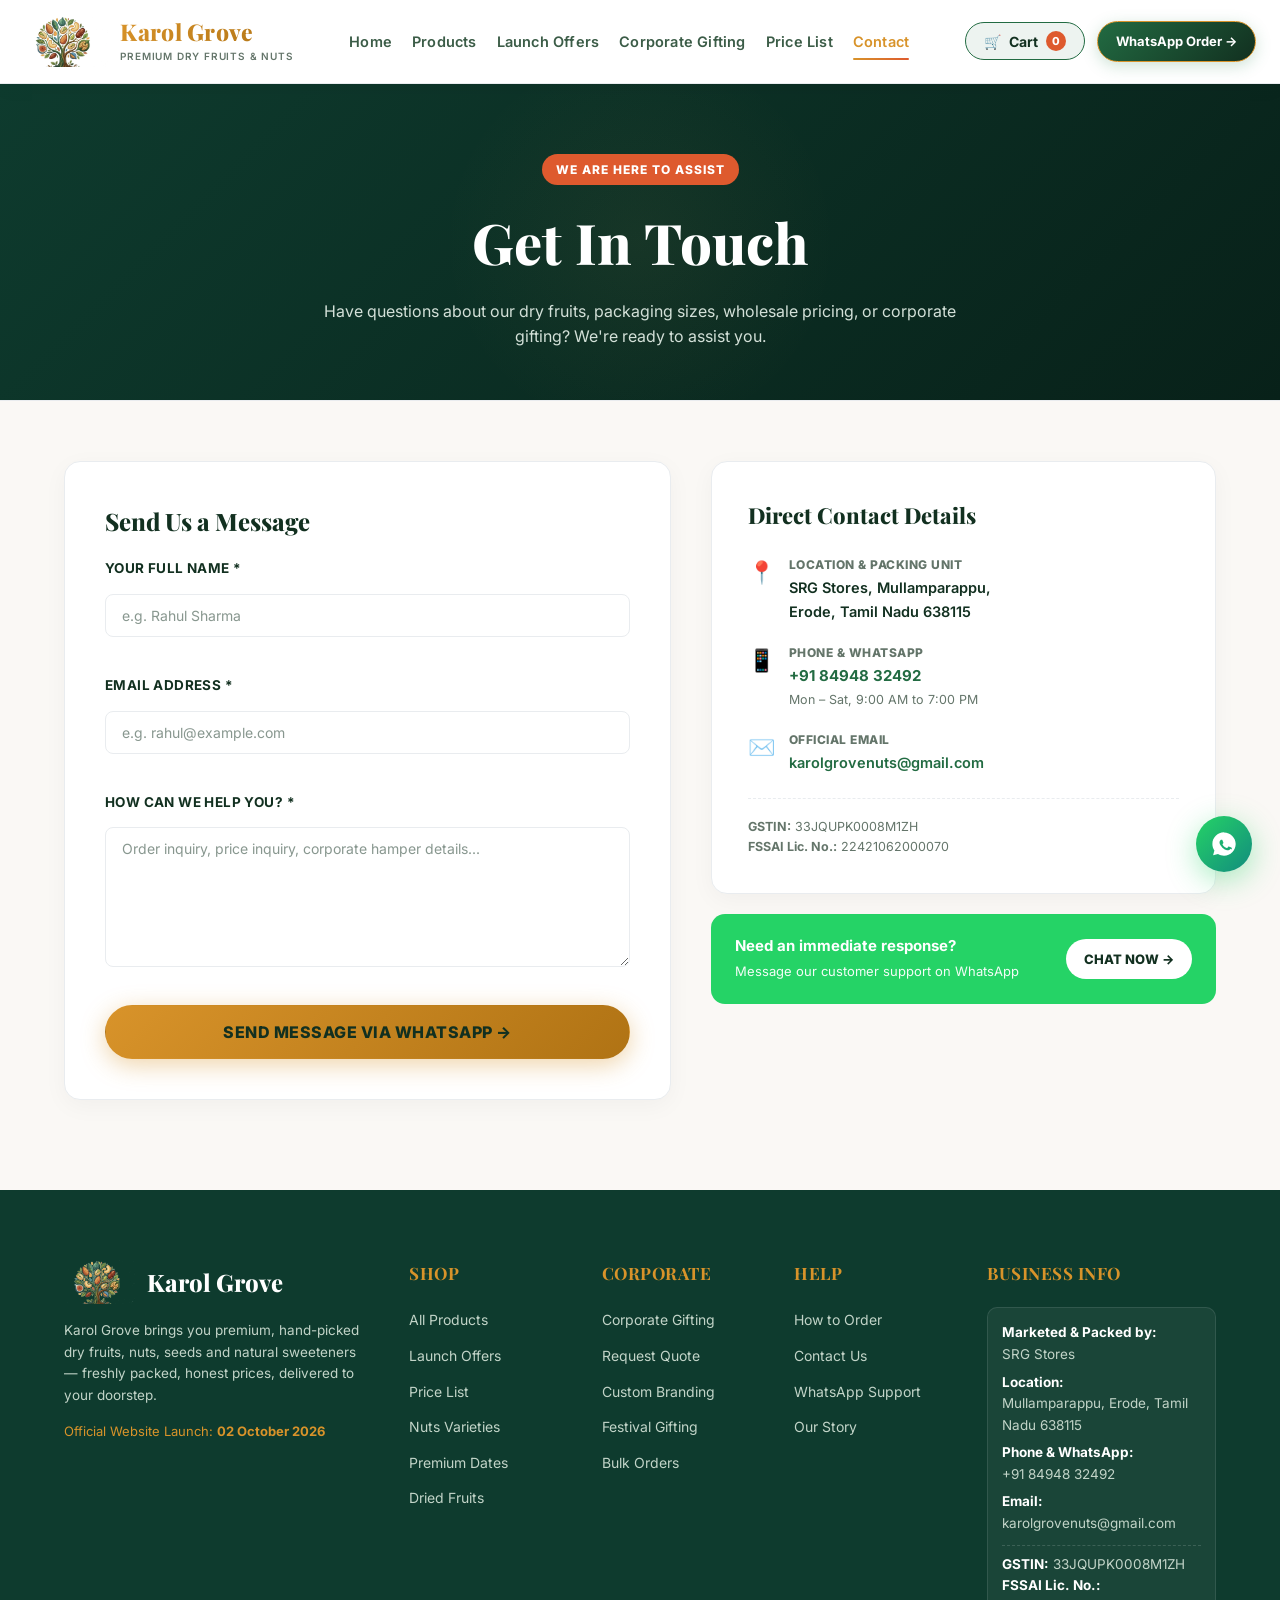
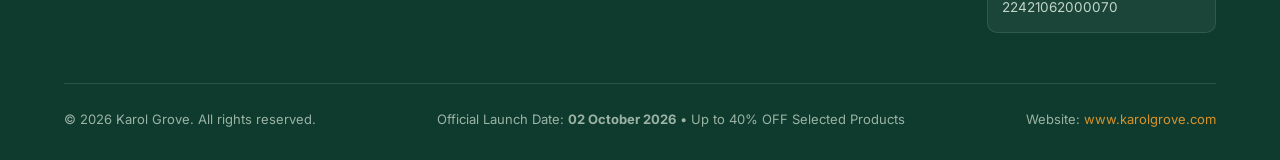
<file: contact.html>
<!DOCTYPE html>
<html lang="en">
<head>
<meta charset="UTF-8">
<meta name="viewport" content="width=device-width, initial-scale=1.0">
<title>Contact Us — Karol Grove | Order Support &amp; Bulk Inquiries</title>
<meta name="description" content="Get in touch with Karol Grove for orders, corporate gifting, price inquiries, and questions about our premium dry fruits and nuts.">
<link rel="icon" href="assets/karol-grove-icon.png">
<link rel="preconnect" href="https://fonts.googleapis.com">
<link rel="preconnect" href="https://fonts.gstatic.com" crossorigin>
<link href="https://fonts.googleapis.com/css2?family=Outfit:wght@300;400;500;600;700;800;900&family=Playfair+Display:ital,wght@0,400;0,500;0,600;0,700;0,800;0,900;1,400;1,500;1,600&family=Inter:wght@300;400;500;600;700;800&display=swap" rel="stylesheet">
<link rel="stylesheet" href="assets/style.css?v=20261002-v20">
<link rel="stylesheet" href="assets/mobile-premium.css?v=20261005">
<script src="assets/prices.js" defer></script>
<script src="assets/main.js?v=20261002-v20" defer></script>
</head>
<body>

<canvas id="vfx-canvas" style="position: fixed; top: 0; left: 0; width: 100vw; height: 100vh; pointer-events: none; z-index: -9999; opacity: 0.55;"></canvas>

<header class="site-header">
  <div class="header-inner">
    <a href="index.html" class="brand">
      <img src="assets/karol-grove-icon.png" alt="Karol Grove Premium Dry Fruits & Nuts" class="brand-logo-img">
      <div class="brand-text">
        <span class="brand-name">Karol Grove</span>
        <span class="brand-tagline">Premium Dry Fruits &amp; Nuts</span>
      </div>
    </a>
    <nav class="main-nav">
      <a href="index.html">Home</a>
      <a href="products.html">Products</a>
      <a href="index.html#launch-offers">Launch Offers</a>
      <a href="corporate-gifts.html">Corporate Gifting</a>
      <a href="pricelist.html">Price List</a>
      <a href="contact.html" class="active">Contact</a>
    </nav>
    <div class="header-actions-group">
      <button class="header-cart-btn" onclick="toggleCartDrawer(true)" aria-label="Shopping Cart">
        <span class="cart-icon-symbol">🛒</span>
        <span class="cart-text">Cart</span>
        <span class="badge cart-badge">0</span>
      </button>
      <a class="header-cta" href="https://wa.me/+918494832492" target="_blank" rel="noopener">WhatsApp Order &rarr;</a>
      <button class="nav-toggle" aria-label="Toggle menu">
        <span></span><span></span><span></span>
      </button>
    </div>
  </div>
  <div class="mobile-nav" id="mobileNav">
    <a href="index.html">Home</a>
    <a href="products.html">Products</a>
    <a href="index.html#launch-offers">Launch Offers</a>
    <a href="corporate-gifts.html">Corporate Gifting</a>
    <a href="pricelist.html">Price List</a>
    <a href="contact.html" class="active">Contact</a>
    <a href="https://wa.me/+918494832492" target="_blank" rel="noopener" style="color:var(--forest); font-weight:700;">💬 Order on WhatsApp</a>
  </div>
</header>

<section class="page-header" style="background: linear-gradient(135deg, #0E3B2E 0%, #082119 100%); color: #fff; padding: 70px 20px 50px; text-align: center;">
  <div class="container reveal">
    <span class="launch-badge-pill">WE ARE HERE TO ASSIST</span>
    <h1 style="font-family: var(--font-display); font-size: clamp(2.2rem, 5vw, 3.5rem); color: #fff; margin-bottom: 12px;">Get In Touch</h1>
    <p style="font-size: 16px; color: #D3E0D8; max-width: 650px; margin: 0 auto;">
      Have questions about our dry fruits, packaging sizes, wholesale pricing, or corporate gifting? We're ready to assist you.
    </p>
  </div>
</section>

<section class="section" style="padding: 60px 0 90px; background: #FAF8F5;">
  <div class="container contact-grid" style="display: grid; grid-template-columns: 1.2fr 1fr; gap: 40px;">

    <!-- Contact Form -->
    <div class="glass-card contact-form-card reveal" style="background: #fff; padding: 40px; border-radius: 16px; border: 1.5px solid var(--border-light); box-shadow: 0 6px 25px rgba(0,0,0,0.04);">
      <h3 style="font-family: var(--font-display); font-size: 24px; color: var(--forest-deep); margin-bottom: 18px;">Send Us a Message</h3>
      <form class="contact-form" onsubmit="event.preventDefault(); const n = document.getElementById('cName').value; const m = document.getElementById('cMsg').value; window.open('https://wa.me/+918494832492?text=' + encodeURIComponent('Hi Karol Grove, my name is ' + n + '. ' + m), '_blank');">
        <div class="form-group" style="margin-bottom: 18px;">
          <label for="cName" style="display: block; font-weight: 700; font-size: 13.5px; margin-bottom: 6px; color: var(--text-primary);">Your Full Name *</label>
          <input type="text" id="cName" name="name" placeholder="e.g. Rahul Sharma" required style="width: 100%; padding: 12px 16px; border-radius: 8px; border: 1px solid var(--border-light); font-size: 14px;">
        </div>
        <div class="form-group" style="margin-bottom: 18px;">
          <label for="cEmail" style="display: block; font-weight: 700; font-size: 13.5px; margin-bottom: 6px; color: var(--text-primary);">Email Address *</label>
          <input type="email" id="cEmail" name="email" placeholder="e.g. rahul@example.com" required style="width: 100%; padding: 12px 16px; border-radius: 8px; border: 1px solid var(--border-light); font-size: 14px;">
        </div>
        <div class="form-group" style="margin-bottom: 18px;">
          <label for="cMsg" style="display: block; font-weight: 700; font-size: 13.5px; margin-bottom: 6px; color: var(--text-primary);">How can we help you? *</label>
          <textarea id="cMsg" name="message" rows="4" placeholder="Order inquiry, price inquiry, corporate hamper details..." required style="width: 100%; padding: 12px 16px; border-radius: 8px; border: 1px solid var(--border-light); font-size: 14px;"></textarea>
        </div>
        <button type="submit" class="btn btn-launch-primary" style="width: 100%; justify-content: center; cursor: pointer;">
          Send Message via WhatsApp &rarr;
        </button>
      </form>
    </div>

    <!-- Contact Info Cards -->
    <div class="reveal">
      <div class="glass-card contact-info-card tilt-card" style="background: #fff; padding: 36px; border-radius: 16px; border: 1.5px solid var(--border-light); box-shadow: 0 6px 25px rgba(0,0,0,0.04);">
        <h3 style="font-family: var(--font-display); font-size: 22px; color: var(--forest-deep); margin-bottom: 22px;">Direct Contact Details</h3>

        <div style="display: flex; gap: 14px; margin-bottom: 20px;">
          <div style="font-size: 22px; color: var(--forest);">📍</div>
          <div>
            <div style="font-size: 12px; font-weight: 800; text-transform: uppercase; color: var(--text-muted); letter-spacing: 0.5px;">Location &amp; Packing Unit</div>
            <div style="font-size: 14.5px; color: var(--text-primary); font-weight: 600; margin-top: 2px;">
              SRG Stores, Mullamparappu,<br>Erode, Tamil Nadu 638115
            </div>
          </div>
        </div>

        <div style="display: flex; gap: 14px; margin-bottom: 20px;">
          <div style="font-size: 22px; color: var(--forest);">📱</div>
          <div>
            <div style="font-size: 12px; font-weight: 800; text-transform: uppercase; color: var(--text-muted); letter-spacing: 0.5px;">Phone &amp; WhatsApp</div>
            <div style="font-size: 15px; font-weight: 700; margin-top: 2px;">
              <a href="tel:8494832492" style="color: var(--forest);">+91 84948 32492</a>
            </div>
            <div style="font-size: 12.5px; color: var(--text-muted); margin-top: 2px;">Mon – Sat, 9:00 AM to 7:00 PM</div>
          </div>
        </div>

        <div style="display: flex; gap: 14px; margin-bottom: 24px;">
          <div style="font-size: 22px; color: var(--forest);">✉️</div>
          <div>
            <div style="font-size: 12px; font-weight: 800; text-transform: uppercase; color: var(--text-muted); letter-spacing: 0.5px;">Official Email</div>
            <div style="font-size: 14.5px; font-weight: 600; margin-top: 2px;">
              <a href="mailto:karolgrovenuts@gmail.com" style="color: var(--forest);">karolgrovenuts@gmail.com</a>
            </div>
          </div>
        </div>

        <div style="padding-top: 18px; border-top: 1px dashed var(--border-light); font-size: 12.5px; line-height: 1.6; color: var(--text-muted);">
          <div><strong>GSTIN:</strong> 33JQUPK0008M1ZH</div>
          <div><strong>FSSAI Lic. No.:</strong> 22421062000070</div>
        </div>
      </div>

      <!-- Quick WhatsApp Button Box -->
      <div style="margin-top: 20px; background: #25D366; color: #fff; padding: 20px 24px; border-radius: 14px; display: flex; align-items: center; justify-content: space-between; gap: 16px;">
        <div>
          <strong style="display: block; font-size: 15px;">Need an immediate response?</strong>
          <span style="font-size: 13px; opacity: 0.95;">Message our customer support on WhatsApp</span>
        </div>
        <a href="https://wa.me/+918494832492" target="_blank" rel="noopener" style="background: #fff; color: #123020; font-weight: 800; font-size: 13px; padding: 10px 18px; border-radius: 20px; text-transform: uppercase;">
          Chat Now &rarr;
        </a>
      </div>
    </div>

  </div>
</section>

<!-- Footer -->
<footer class="site-footer-v2">
  <div class="container">
    <div class="footer-v2-grid">
      <!-- 1. Brand Info -->
      <div class="footer-v2-col">
        <div style="display: flex; align-items: center; gap: 12px; margin-bottom: 16px;">
          <img src="assets/karol-grove-icon.png" alt="Karol Grove" style="height: 44px; width: auto;">
          <span style="font-family: var(--font-display); font-size: 24px; font-weight: 800; color: #FFFFFF;">Karol Grove</span>
        </div>
        <p>Karol Grove brings you premium, hand-picked dry fruits, nuts, seeds and natural sweeteners — freshly packed, honest prices, delivered to your doorstep.</p>
        <p style="margin-top: 14px; font-size: 13px; color: var(--gold);">Official Website Launch: <strong>02 October 2026</strong></p>
      </div>

      <!-- 2. Shop -->
      <div class="footer-v2-col">
        <h4>SHOP</h4>
        <ul>
          <li><a href="products.html">All Products</a></li>
          <li><a href="index.html#launch-offers">Launch Offers</a></li>
          <li><a href="pricelist.html">Price List</a></li>
          <li><a href="products.html#nuts">Nuts Varieties</a></li>
          <li><a href="products.html#dates">Premium Dates</a></li>
          <li><a href="products.html#dried-fruits">Dried Fruits</a></li>
        </ul>
      </div>

      <!-- 3. Corporate -->
      <div class="footer-v2-col">
        <h4>CORPORATE</h4>
        <ul>
          <li><a href="corporate-gifts.html">Corporate Gifting</a></li>
          <li><a href="corporate-gifts.html#quote">Request Quote</a></li>
          <li><a href="corporate-gifts.html#branding">Custom Branding</a></li>
          <li><a href="corporate-gifts.html#festival">Festival Gifting</a></li>
          <li><a href="corporate-gifts.html#bulk">Bulk Orders</a></li>
        </ul>
      </div>

      <!-- 4. Help -->
      <div class="footer-v2-col">
        <h4>HELP</h4>
        <ul>
          <li><a href="index.html#how-to-order">How to Order</a></li>
          <li><a href="contact.html">Contact Us</a></li>
          <li><a href="https://wa.me/+918494832492" target="_blank" rel="noopener">WhatsApp Support</a></li>
          <li><a href="about.html">Our Story</a></li>
        </ul>
      </div>

      <!-- 5. Business Information -->
      <div class="footer-v2-col">
        <h4>BUSINESS INFO</h4>
        <div class="footer-legal-badge">
          <p><strong>Marketed &amp; Packed by:</strong><br>SRG Stores</p>
          <p style="margin-top: 6px;"><strong>Location:</strong><br>Mullamparappu, Erode, Tamil Nadu 638115</p>
          <p style="margin-top: 6px;"><strong>Phone &amp; WhatsApp:</strong><br>+91 84948 32492</p>
          <p style="margin-top: 6px;"><strong>Email:</strong><br>karolgrovenuts@gmail.com</p>
          <div style="margin-top: 10px; padding-top: 8px; border-top: 1px dashed rgba(255,255,255,0.15);">
            <p><strong>GSTIN:</strong> 33JQUPK0008M1ZH</p>
            <p><strong>FSSAI Lic. No.:</strong> 22421062000070</p>
          </div>
        </div>
      </div>
    </div>

    <!-- Bottom Bar -->
    <div class="footer-v2-bottom">
      <div>&copy; 2026 Karol Grove. All rights reserved.</div>
      <div>Official Launch Date: <strong>02 October 2026</strong> &bull; Up to 40% OFF Selected Products</div>
      <div>Website: <a href="https://www.karolgrove.com">www.karolgrove.com</a></div>
    </div>
  </div>
</footer>

<a href="https://wa.me/918494832492?text=Hi%20Karol%20Grove%2C%20I%20would%20like%20to%20place%20an%20order." 
   class="floating-whatsapp" 
   target="_blank" 
   rel="noopener" 
   aria-label="Order on WhatsApp">
  <div class="whatsapp-badge">Order on WhatsApp</div>
  <svg class="whatsapp-icon-svg" viewBox="0 0 24 24" width="24" height="24">
    <path fill="currentColor" d="M12.031 2c-5.514 0-9.99 4.477-9.99 9.99 0 2.08.636 4.01 1.728 5.614l-1.127 4.12 4.22-1.107c1.514.938 3.284 1.48 5.17 1.48 5.515 0 9.99-4.477 9.99-9.99 0-5.514-4.475-9.99-9.99-9.99zm5.556 14.13c-.224.634-1.22 1.157-1.68 1.206-.432.046-.86.23-2.738-.508-2.398-.942-3.896-3.376-4.016-3.536-.12-.16-1.002-1.332-1.002-2.54 0-1.21.632-1.804.856-2.048.225-.244.49-.305.653-.305.163 0 .326.002.47.01.15.008.347-.057.545.422.203.49.693 1.693.754 1.815.06.123.1.265.018.428-.08.163-.122.265-.244.407-.122.143-.257.32-.367.43-.122.12-.25.253-.108.497.143.244.636 1.05 1.362 1.7 1 .894 1.85 1.173 2.116 1.306.265.132.418.11.57-.06.153-.173.663-.774.846-1.037.183-.265.367-.224.622-.132.255.09 1.62.764 1.9.905.28.14.47.21.536.326.067.116.067.67-.156 1.306z"/>
  </svg>
</a>

</body>
</html>
</file>
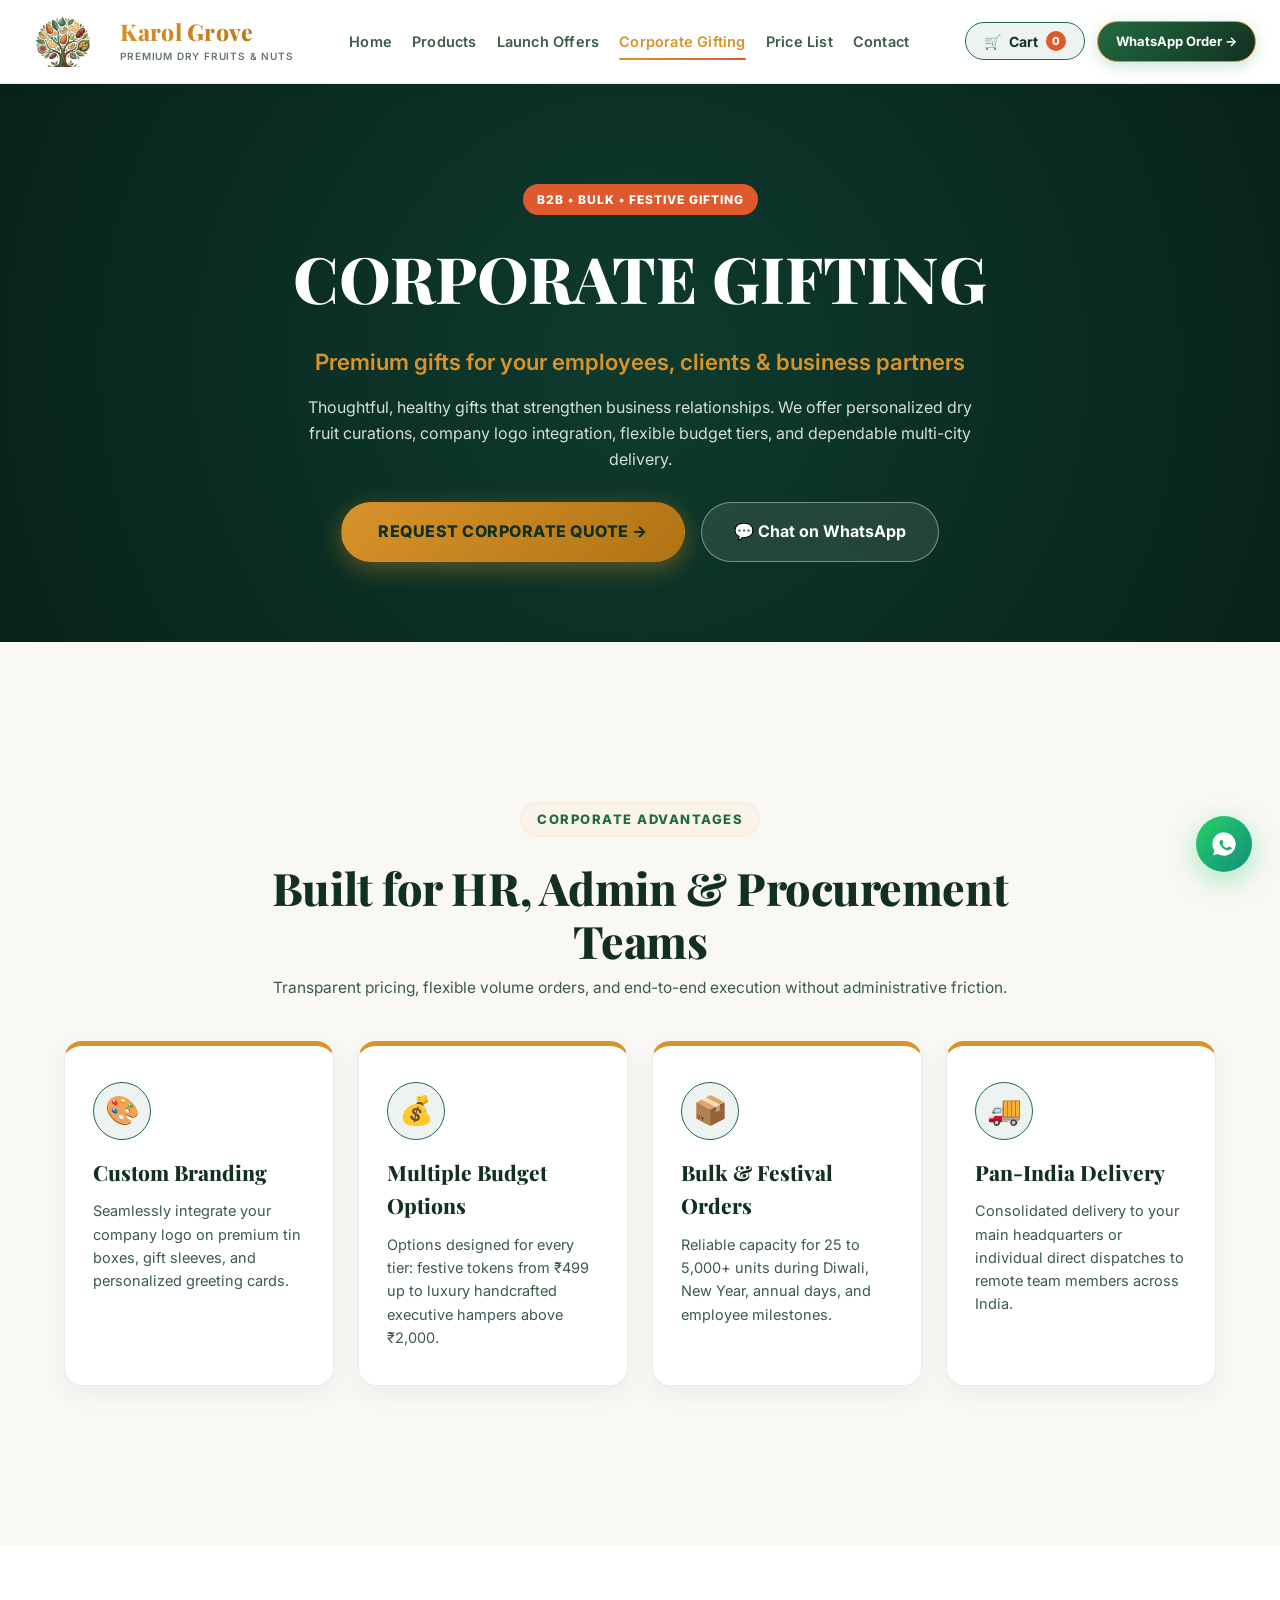
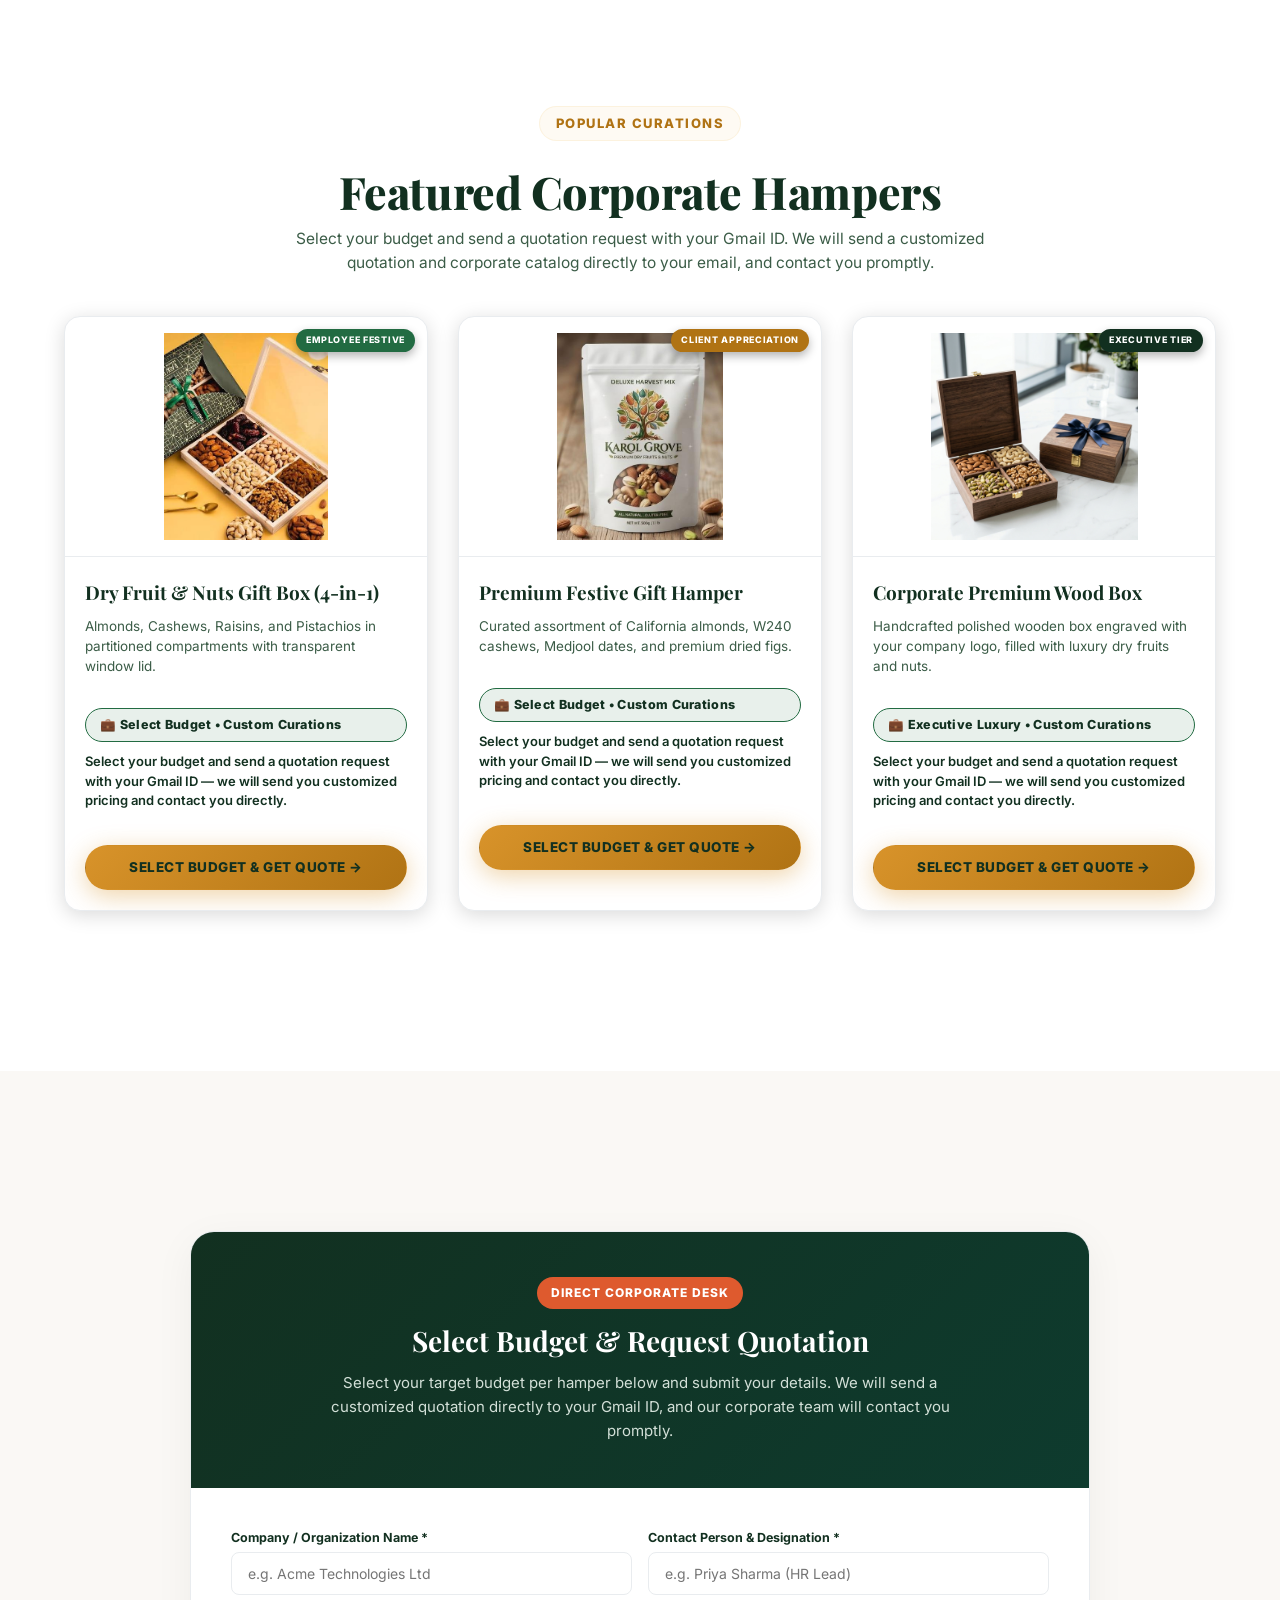
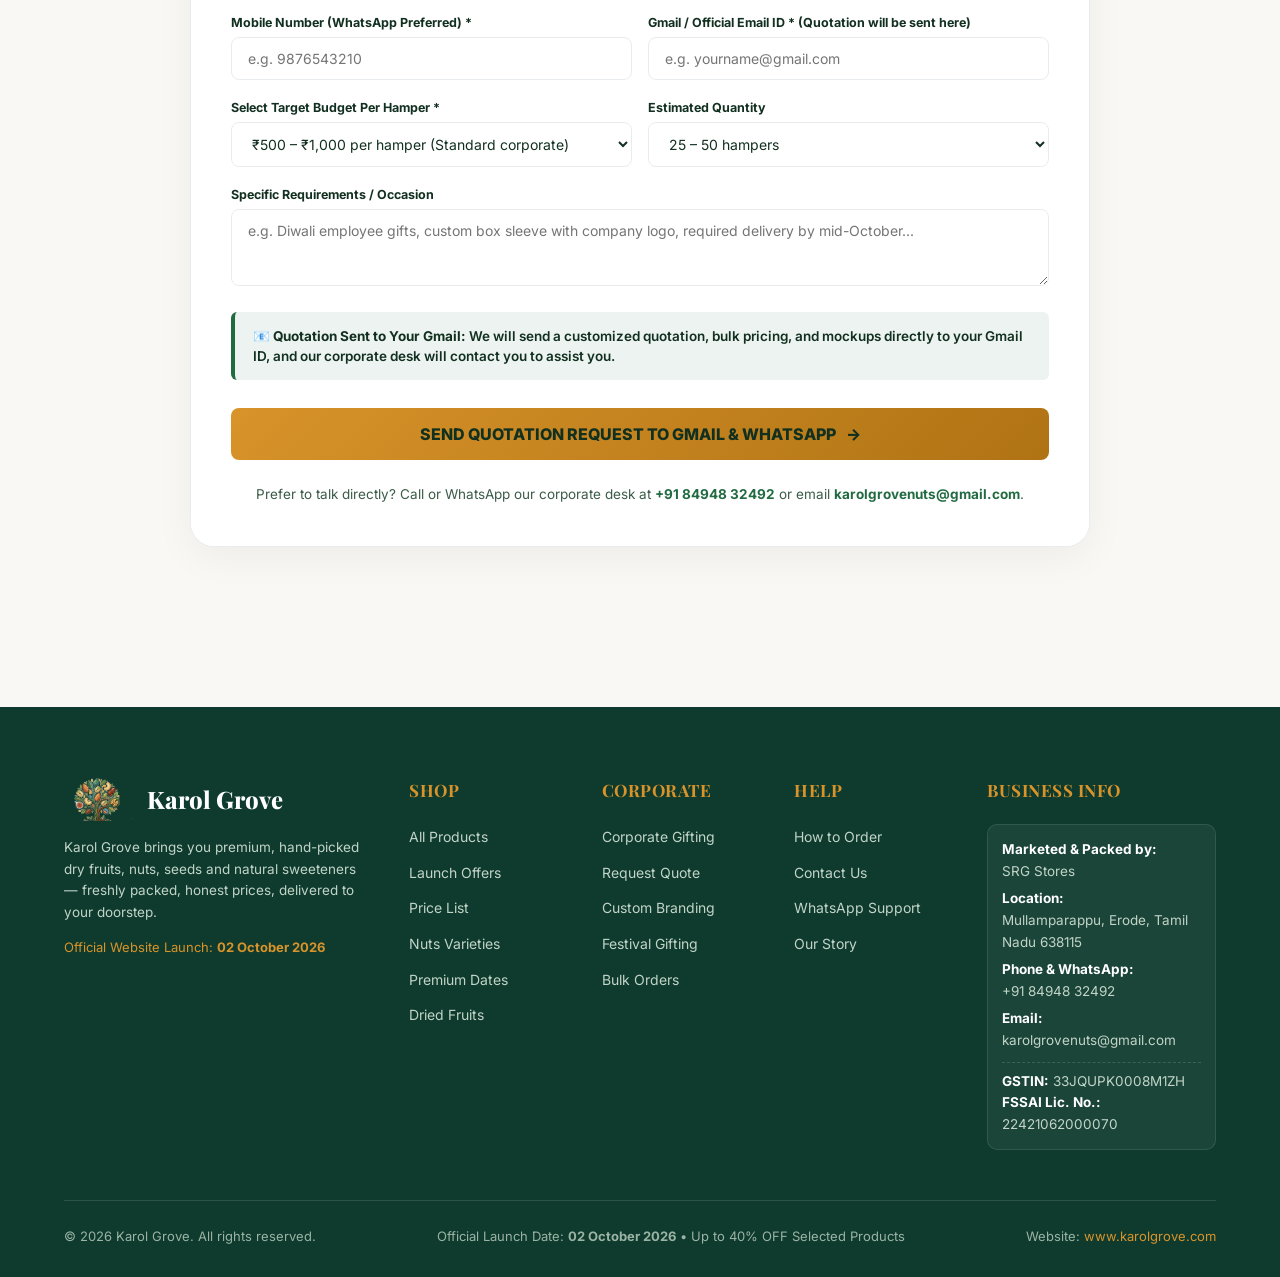
<file: corporate-gifts.html>
<!DOCTYPE html>
<html lang="en">
<head>
<meta charset="UTF-8">
<meta name="viewport" content="width=device-width, initial-scale=1.0">
<title>Corporate Gifting — Karol Grove | Custom Corporate Hampers &amp; Gifts</title>
<meta name="description" content="Premium corporate gifting solutions by Karol Grove. Custom branding, multiple budget options, bulk festival orders, and pan-India delivery for employees and clients.">
<link rel="icon" href="assets/karol-grove-icon.png">
<link rel="preconnect" href="https://fonts.googleapis.com">
<link rel="preconnect" href="https://fonts.gstatic.com" crossorigin>
<link href="https://fonts.googleapis.com/css2?family=Outfit:wght@300;400;500;600;700;800;900&family=Playfair+Display:ital,wght@0,400;0,500;0,600;0,700;0,800;0,900;1,400;1,500;1,600&family=Inter:wght@300;400;500;600;700;800&display=swap" rel="stylesheet">
<link rel="stylesheet" href="assets/style.css?v=20261002-v20">
<link rel="stylesheet" href="assets/mobile-premium.css?v=20261005">
<script src="assets/prices.js" defer></script>
<script src="assets/main.js?v=20261002-v20" defer></script>
</head>
<body>

<canvas id="vfx-canvas" style="position: fixed; top: 0; left: 0; width: 100vw; height: 100vh; pointer-events: none; z-index: -9999; opacity: 0.55;"></canvas>

<header class="site-header">
  <div class="header-inner">
    <a href="index.html" class="brand">
      <img src="assets/karol-grove-icon.png" alt="Karol Grove Premium Dry Fruits & Nuts" class="brand-logo-img">
      <div class="brand-text">
        <span class="brand-name">Karol Grove</span>
        <span class="brand-tagline">Premium Dry Fruits &amp; Nuts</span>
      </div>
    </a>
    <nav class="main-nav">
      <a href="index.html">Home</a>
      <a href="products.html">Products</a>
      <a href="index.html#launch-offers">Launch Offers</a>
      <a href="corporate-gifts.html" class="active">Corporate Gifting</a>
      <a href="pricelist.html">Price List</a>
      <a href="contact.html">Contact</a>
    </nav>
    <div class="header-actions-group">
      <button class="header-cart-btn" onclick="toggleCartDrawer(true)" aria-label="Shopping Cart">
        <span class="cart-icon-symbol">🛒</span>
        <span class="cart-text">Cart</span>
        <span class="badge cart-badge">0</span>
      </button>
      <a class="header-cta" href="https://wa.me/+918494832492" target="_blank" rel="noopener">WhatsApp Order &rarr;</a>
      <button class="nav-toggle" aria-label="Toggle menu">
        <span></span><span></span><span></span>
      </button>
    </div>
  </div>
  <div class="mobile-nav" id="mobileNav">
    <a href="index.html">Home</a>
    <a href="products.html">Products</a>
    <a href="index.html#launch-offers">Launch Offers</a>
    <a href="corporate-gifts.html" class="active">Corporate Gifting</a>
    <a href="pricelist.html">Price List</a>
    <a href="contact.html">Contact</a>
    <a href="https://wa.me/+918494832492" target="_blank" rel="noopener" style="color:var(--forest); font-weight:700;">💬 Order on WhatsApp</a>
  </div>
</header>

<!-- Corporate Hero Banner -->
<section style="position: relative; background: #0E3B2E; color: #fff; padding: 100px 20px 80px; text-align: center; overflow: hidden;">
  <div style="position: absolute; top:0; left:0; width:100%; height:100%; background: radial-gradient(circle at center, rgba(14, 59, 46, 0.8) 0%, rgba(8, 33, 25, 0.96) 100%); z-index: 1;"></div>
  <div class="container reveal" style="position: relative; z-index: 2; max-width: 840px; margin: 0 auto;">
    <span class="launch-badge-pill">B2B &bull; BULK &bull; FESTIVE GIFTING</span>
    <h1 style="font-family: var(--font-display); font-size: clamp(2.4rem, 5vw, 4rem); font-weight: 800; color: #fff; margin-bottom: 14px;">
      CORPORATE GIFTING
    </h1>
    <p style="font-size: clamp(1.1rem, 2.5vw, 1.4rem); color: var(--gold); font-weight: 600; margin-bottom: 16px;">
      Premium gifts for your employees, clients &amp; business partners
    </p>
    <p style="font-size: 16px; color: #D3E0D8; max-width: 680px; margin: 0 auto 30px; line-height: 1.6;">
      Thoughtful, healthy gifts that strengthen business relationships. We offer personalized dry fruit curations, company logo integration, flexible budget tiers, and dependable multi-city delivery.
    </p>
    <div style="display: flex; justify-content: center; gap: 16px; flex-wrap: wrap;">
      <a href="#quote" class="btn btn-launch-primary">REQUEST CORPORATE QUOTE &rarr;</a>
      <a href="https://wa.me/+918494832492?text=Hi%20Karol%20Grove%2C%20I%20would%20like%20to%20discuss%20a%20corporate%20gifting%20requirement." target="_blank" rel="noopener" class="btn btn-launch-secondary">
        💬 Chat on WhatsApp
      </a>
    </div>
  </div>
</section>

<!-- 4 Core Commercial Pillars -->
<section class="section" style="background: #FAF8F5;">
  <div class="container">
    <div class="section-head reveal" style="text-align: center; max-width: 750px; margin: 0 auto 40px;">
      <span class="eyebrow" style="color: var(--forest); font-weight: 800; letter-spacing: 1.5px; text-transform: uppercase; font-size: 13px;">Corporate Advantages</span>
      <h2 style="font-size: clamp(2rem, 3.5vw, 2.8rem); font-weight: 800;">Built for HR, Admin &amp; Procurement Teams</h2>
      <p style="font-size: 15.5px; color: var(--text-secondary); margin-top: 8px;">Transparent pricing, flexible volume orders, and end-to-end execution without administrative friction.</p>
    </div>

    <div style="display: grid; grid-template-columns: repeat(auto-fit, minmax(260px, 1fr)); gap: 24px;">
      
      <div class="order-stepper-card reveal">
        <div class="stepper-icon">🎨</div>
        <h3>Custom Branding</h3>
        <p>Seamlessly integrate your company logo on premium tin boxes, gift sleeves, and personalized greeting cards.</p>
      </div>

      <div class="order-stepper-card reveal" style="transition-delay: 0.1s;">
        <div class="stepper-icon">💰</div>
        <h3>Multiple Budget Options</h3>
        <p>Options designed for every tier: festive tokens from ₹499 up to luxury handcrafted executive hampers above ₹2,000.</p>
      </div>

      <div class="order-stepper-card reveal" style="transition-delay: 0.2s;">
        <div class="stepper-icon">📦</div>
        <h3>Bulk &amp; Festival Orders</h3>
        <p>Reliable capacity for 25 to 5,000+ units during Diwali, New Year, annual days, and employee milestones.</p>
      </div>

      <div class="order-stepper-card reveal" style="transition-delay: 0.3s;">
        <div class="stepper-icon">🚚</div>
        <h3>Pan-India Delivery</h3>
        <p>Consolidated delivery to your main headquarters or individual direct dispatches to remote team members across India.</p>
      </div>

    </div>
  </div>
</section>

<!-- Curated Corporate Hamper Showcase -->
<section class="section" style="background: #FFFFFF;">
  <div class="container">
    <div class="section-head reveal" style="text-align: center; max-width: 700px; margin: 0 auto 40px;">
      <span class="eyebrow" style="color: var(--gold-deep); font-weight: 800; letter-spacing: 1.5px; text-transform: uppercase; font-size: 13px;">Popular Curations</span>
      <h2 style="font-size: clamp(2rem, 3.5vw, 2.8rem); font-weight: 800;">Featured Corporate Hampers</h2>
      <p style="font-size: 15.5px; color: var(--text-secondary); margin-top: 8px;">
        Select your budget and send a quotation request with your Gmail ID. We will send a customized quotation and corporate catalog directly to your email, and contact you promptly.
      </p>
    </div>

    <div style="display: grid; grid-template-columns: repeat(auto-fit, minmax(300px, 1fr)); gap: 30px;">
      
      <!-- Hamper 1 -->
      <div class="glass-card product-card tilt-card reveal">
        <div class="product-img-wrapper">
          <img src="assets/product-gift-box.png" alt="Festive Dry Fruit & Nuts Box" class="product-card-img">
          <span class="label" style="background: var(--forest); color: #fff;">Employee Festive</span>
        </div>
        <div class="product-card-body">
          <h3>Dry Fruit &amp; Nuts Gift Box (4-in-1)</h3>
          <p>Almonds, Cashews, Raisins, and Pistachios in partitioned compartments with transparent window lid.</p>
          <div class="corp-budget-pill">💼 Select Budget &bull; Custom Curations</div>
          <p style="font-size: 13px; color: var(--forest-deep); font-weight: 600; margin-top: 10px; line-height: 1.5;">
            Select your budget and send a quotation request with your Gmail ID — we will send you customized pricing and contact you directly.
          </p>
          <div style="margin-top: 16px;">
            <a href="#quote" class="btn btn-launch-primary" style="width: 100%; text-align: center; justify-content: center; font-size: 13.5px; padding: 11px 16px; font-weight: 800;">
              SELECT BUDGET &amp; GET QUOTE &rarr;
            </a>
          </div>
        </div>
      </div>

      <!-- Hamper 2 -->
      <div class="glass-card product-card tilt-card reveal" style="transition-delay: 0.1s;">
        <div class="product-img-wrapper">
          <img src="assets/karol-grove-pouch-hd.jpg" alt="Deluxe Harvest Mix" class="product-card-img">
          <span class="label" style="background: var(--gold-deep); color: #fff;">Client Appreciation</span>
        </div>
        <div class="product-card-body">
          <h3>Premium Festive Gift Hamper</h3>
          <p>Curated assortment of California almonds, W240 cashews, Medjool dates, and premium dried figs.</p>
          <div class="corp-budget-pill">💼 Select Budget &bull; Custom Curations</div>
          <p style="font-size: 13px; color: var(--forest-deep); font-weight: 600; margin-top: 10px; line-height: 1.5;">
            Select your budget and send a quotation request with your Gmail ID — we will send you customized pricing and contact you directly.
          </p>
          <div style="margin-top: 16px;">
            <a href="#quote" class="btn btn-launch-primary" style="width: 100%; text-align: center; justify-content: center; font-size: 13.5px; padding: 11px 16px; font-weight: 800;">
              SELECT BUDGET &amp; GET QUOTE &rarr;
            </a>
          </div>
        </div>
      </div>

      <!-- Hamper 3 -->
      <div class="glass-card product-card tilt-card reveal" style="transition-delay: 0.2s;">
        <div class="product-img-wrapper">
          <img src="assets/corporate-gift-poster-v3.png" alt="Corporate Executive Hamper" class="product-card-img">
          <span class="label" style="background: #123020; color: #fff;">Executive Tier</span>
        </div>
        <div class="product-card-body">
          <h3>Corporate Premium Wood Box</h3>
          <p>Handcrafted polished wooden box engraved with your company logo, filled with luxury dry fruits and nuts.</p>
          <div class="corp-budget-pill">💼 Executive Luxury &bull; Custom Curations</div>
          <p style="font-size: 13px; color: var(--forest-deep); font-weight: 600; margin-top: 10px; line-height: 1.5;">
            Select your budget and send a quotation request with your Gmail ID — we will send you customized pricing and contact you directly.
          </p>
          <div style="margin-top: 16px;">
            <a href="#quote" class="btn btn-launch-primary" style="width: 100%; text-align: center; justify-content: center; font-size: 13.5px; padding: 11px 16px; font-weight: 800;">
              SELECT BUDGET &amp; GET QUOTE &rarr;
            </a>
          </div>
        </div>
      </div>

    </div>
  </div>
</section>

<!-- Quotation Request Form Section -->
<section class="section" id="quote" style="background: #FAF8F5;">
  <div class="container">
    <div class="corporate-commercial-container reveal" style="max-width: 900px; margin: 0 auto;">
      <div style="background: linear-gradient(135deg, #123020 0%, #0E3B2E 100%); color: #fff; padding: 45px 40px; text-align: center;">
        <span class="launch-badge-pill" style="margin-bottom: 10px;">DIRECT CORPORATE DESK</span>
        <h2 style="font-family: var(--font-display); font-size: 28px; color: #fff; margin-bottom: 8px;">Select Budget &amp; Request Quotation</h2>
        <p style="color: #D3E0D8; font-size: 15px; max-width: 650px; margin: 0 auto; line-height: 1.6;">
          Select your target budget per hamper below and submit your details. We will send a customized quotation directly to your Gmail ID, and our corporate team will contact you promptly.
        </p>
      </div>

      <div style="padding: 40px; background: #fff;">
        <form id="corporateQuoteForm" class="corp-quick-form" style="display: flex; flex-direction: column; gap: 18px;">
          
          <div style="display: grid; grid-template-columns: 1fr 1fr; gap: 16px;">
            <div>
              <label for="corpCompany" style="color: var(--text-primary); font-weight: 700;">Company / Organization Name *</label>
              <input type="text" id="corpCompany" name="company" placeholder="e.g. Acme Technologies Ltd" style="color: var(--text-primary); border-color: var(--border-light); background: #fff;" required>
            </div>
            <div>
              <label for="corpName" style="color: var(--text-primary); font-weight: 700;">Contact Person &amp; Designation *</label>
              <input type="text" id="corpName" name="name" placeholder="e.g. Priya Sharma (HR Lead)" style="color: var(--text-primary); border-color: var(--border-light); background: #fff;" required>
            </div>
          </div>

          <div style="display: grid; grid-template-columns: 1fr 1fr; gap: 16px;">
            <div>
              <label for="corpMobile" style="color: var(--text-primary); font-weight: 700;">Mobile Number (WhatsApp Preferred) *</label>
              <input type="tel" id="corpMobile" name="mobile" placeholder="e.g. 9876543210" style="color: var(--text-primary); border-color: var(--border-light); background: #fff;" required>
            </div>
            <div>
              <label for="corpEmail" style="color: var(--text-primary); font-weight: 700;">Gmail / Official Email ID * (Quotation will be sent here)</label>
              <input type="email" id="corpEmail" name="email" placeholder="e.g. yourname@gmail.com" style="color: var(--text-primary); border-color: var(--border-light); background: #fff;" required>
            </div>
          </div>

          <div style="display: grid; grid-template-columns: 1fr 1fr; gap: 16px;">
            <div>
              <label for="corpBudget" style="color: var(--text-primary); font-weight: 700;">Select Target Budget Per Hamper *</label>
              <select id="corpBudget" name="budget" style="color: var(--text-primary); border-color: var(--border-light); background: #fff;">
                <option value="Under ₹500 per hamper">Under ₹500 per hamper (Economy festive)</option>
                <option value="₹500 - ₹1,000 per hamper" selected>₹500 – ₹1,000 per hamper (Standard corporate)</option>
                <option value="₹1,000 - ₹2,000 per hamper">₹1,000 – ₹2,000 per hamper (Premium festive)</option>
                <option value="Above ₹2,000 per hamper">Above ₹2,000 per hamper (Luxury executive wooden hampers)</option>
                <option value="Custom Budget">Custom / Flexible Budget</option>
              </select>
            </div>
            <div>
              <label for="corpQty" style="color: var(--text-primary); font-weight: 700;">Estimated Quantity</label>
              <select id="corpQty" name="quantity" style="color: var(--text-primary); border-color: var(--border-light); background: #fff;">
                <option value="25-50 hampers">25 – 50 hampers</option>
                <option value="50-100 hampers">50 – 100 hampers</option>
                <option value="100-300 hampers">100 – 300 hampers</option>
                <option value="300-1000 hampers">300 – 1,000 hampers</option>
                <option value="1000+ hampers">1,000+ hampers (Enterprise)</option>
              </select>
            </div>
          </div>

          <div>
            <label for="corpNotes" style="color: var(--text-primary); font-weight: 700;">Specific Requirements / Occasion</label>
            <textarea id="corpNotes" name="notes" rows="3" placeholder="e.g. Diwali employee gifts, custom box sleeve with company logo, required delivery by mid-October..." style="color: var(--text-primary); border-color: var(--border-light); background: #fff;"></textarea>
          </div>

          <div style="background: rgba(34, 107, 66, 0.08); border-left: 4px solid var(--forest); padding: 14px 18px; border-radius: 6px; font-size: 13.5px; color: var(--forest-deep); font-weight: 600; line-height: 1.5;">
            📧 <strong>Quotation Sent to Your Gmail:</strong> We will send a customized quotation, bulk pricing, and mockups directly to your Gmail ID, and our corporate desk will contact you to assist you.
          </div>

          <button type="submit" class="btn-corp-submit" style="padding: 16px 28px; font-size: 16px; margin-top: 10px; font-weight: 800; cursor: pointer;">
            <span>SEND QUOTATION REQUEST TO GMAIL &amp; WHATSAPP</span> &rarr;
          </button>
        </form>

        <div style="margin-top: 24px; text-align: center; font-size: 13.5px; color: var(--text-secondary);">
          Prefer to talk directly? Call or WhatsApp our corporate desk at <strong><a href="tel:8494832492" style="color: var(--forest);">+91 84948 32492</a></strong> or email <strong><a href="mailto:karolgrovenuts@gmail.com" style="color: var(--forest);">karolgrovenuts@gmail.com</a></strong>.
        </div>
      </div>
    </div>
  </div>
</section>

<!-- Footer -->
<footer class="site-footer-v2">
  <div class="container">
    <div class="footer-v2-grid">
      <!-- 1. Brand Info -->
      <div class="footer-v2-col">
        <div style="display: flex; align-items: center; gap: 12px; margin-bottom: 16px;">
          <img src="assets/karol-grove-icon.png" alt="Karol Grove" style="height: 44px; width: auto;">
          <span style="font-family: var(--font-display); font-size: 24px; font-weight: 800; color: #FFFFFF;">Karol Grove</span>
        </div>
        <p>Karol Grove brings you premium, hand-picked dry fruits, nuts, seeds and natural sweeteners — freshly packed, honest prices, delivered to your doorstep.</p>
        <p style="margin-top: 14px; font-size: 13px; color: var(--gold);">Official Website Launch: <strong>02 October 2026</strong></p>
      </div>

      <!-- 2. Shop -->
      <div class="footer-v2-col">
        <h4>SHOP</h4>
        <ul>
          <li><a href="products.html">All Products</a></li>
          <li><a href="index.html#launch-offers">Launch Offers</a></li>
          <li><a href="pricelist.html">Price List</a></li>
          <li><a href="products.html#nuts">Nuts Varieties</a></li>
          <li><a href="products.html#dates">Premium Dates</a></li>
          <li><a href="products.html#dried-fruits">Dried Fruits</a></li>
        </ul>
      </div>

      <!-- 3. Corporate -->
      <div class="footer-v2-col">
        <h4>CORPORATE</h4>
        <ul>
          <li><a href="corporate-gifts.html">Corporate Gifting</a></li>
          <li><a href="#quote">Request Quote</a></li>
          <li><a href="corporate-gifts.html#branding">Custom Branding</a></li>
          <li><a href="corporate-gifts.html#festival">Festival Gifting</a></li>
          <li><a href="corporate-gifts.html#bulk">Bulk Orders</a></li>
        </ul>
      </div>

      <!-- 4. Help -->
      <div class="footer-v2-col">
        <h4>HELP</h4>
        <ul>
          <li><a href="index.html#how-to-order">How to Order</a></li>
          <li><a href="contact.html">Contact Us</a></li>
          <li><a href="https://wa.me/+918494832492" target="_blank" rel="noopener">WhatsApp Support</a></li>
          <li><a href="about.html">Our Story</a></li>
        </ul>
      </div>

      <!-- 5. Business Information -->
      <div class="footer-v2-col">
        <h4>BUSINESS INFO</h4>
        <div class="footer-legal-badge">
          <p><strong>Marketed &amp; Packed by:</strong><br>SRG Stores</p>
          <p style="margin-top: 6px;"><strong>Location:</strong><br>Mullamparappu, Erode, Tamil Nadu 638115</p>
          <p style="margin-top: 6px;"><strong>Phone &amp; WhatsApp:</strong><br>+91 84948 32492</p>
          <p style="margin-top: 6px;"><strong>Email:</strong><br>karolgrovenuts@gmail.com</p>
          <div style="margin-top: 10px; padding-top: 8px; border-top: 1px dashed rgba(255,255,255,0.15);">
            <p><strong>GSTIN:</strong> 33JQUPK0008M1ZH</p>
            <p><strong>FSSAI Lic. No.:</strong> 22421062000070</p>
          </div>
        </div>
      </div>
    </div>

    <!-- Bottom Bar -->
    <div class="footer-v2-bottom">
      <div>&copy; 2026 Karol Grove. All rights reserved.</div>
      <div>Official Launch Date: <strong>02 October 2026</strong> &bull; Up to 40% OFF Selected Products</div>
      <div>Website: <a href="https://www.karolgrove.com">www.karolgrove.com</a></div>
    </div>
  </div>
</footer>

<a href="https://wa.me/918494832492?text=Hi%20Karol%20Grove%2C%20I%20would%20like%20to%20place%20an%20order." 
   class="floating-whatsapp" 
   target="_blank" 
   rel="noopener" 
   aria-label="Order on WhatsApp">
  <div class="whatsapp-badge">Order on WhatsApp</div>
  <svg class="whatsapp-icon-svg" viewBox="0 0 24 24" width="24" height="24">
    <path fill="currentColor" d="M12.031 2c-5.514 0-9.99 4.477-9.99 9.99 0 2.08.636 4.01 1.728 5.614l-1.127 4.12 4.22-1.107c1.514.938 3.284 1.48 5.17 1.48 5.515 0 9.99-4.477 9.99-9.99 0-5.514-4.475-9.99-9.99-9.99zm5.556 14.13c-.224.634-1.22 1.157-1.68 1.206-.432.046-.86.23-2.738-.508-2.398-.942-3.896-3.376-4.016-3.536-.12-.16-1.002-1.332-1.002-2.54 0-1.21.632-1.804.856-2.048.225-.244.49-.305.653-.305.163 0 .326.002.47.01.15.008.347-.057.545.422.203.49.693 1.693.754 1.815.06.123.1.265.018.428-.08.163-.122.265-.244.407-.122.143-.257.32-.367.43-.122.12-.25.253-.108.497.143.244.636 1.05 1.362 1.7 1 .894 1.85 1.173 2.116 1.306.265.132.418.11.57-.06.153-.173.663-.774.846-1.037.183-.265.367-.224.622-.132.255.09 1.62.764 1.9.905.28.14.47.21.536.326.067.116.067.67-.156 1.306z"/>
  </svg>
</a>

</body>
</html>
</file>
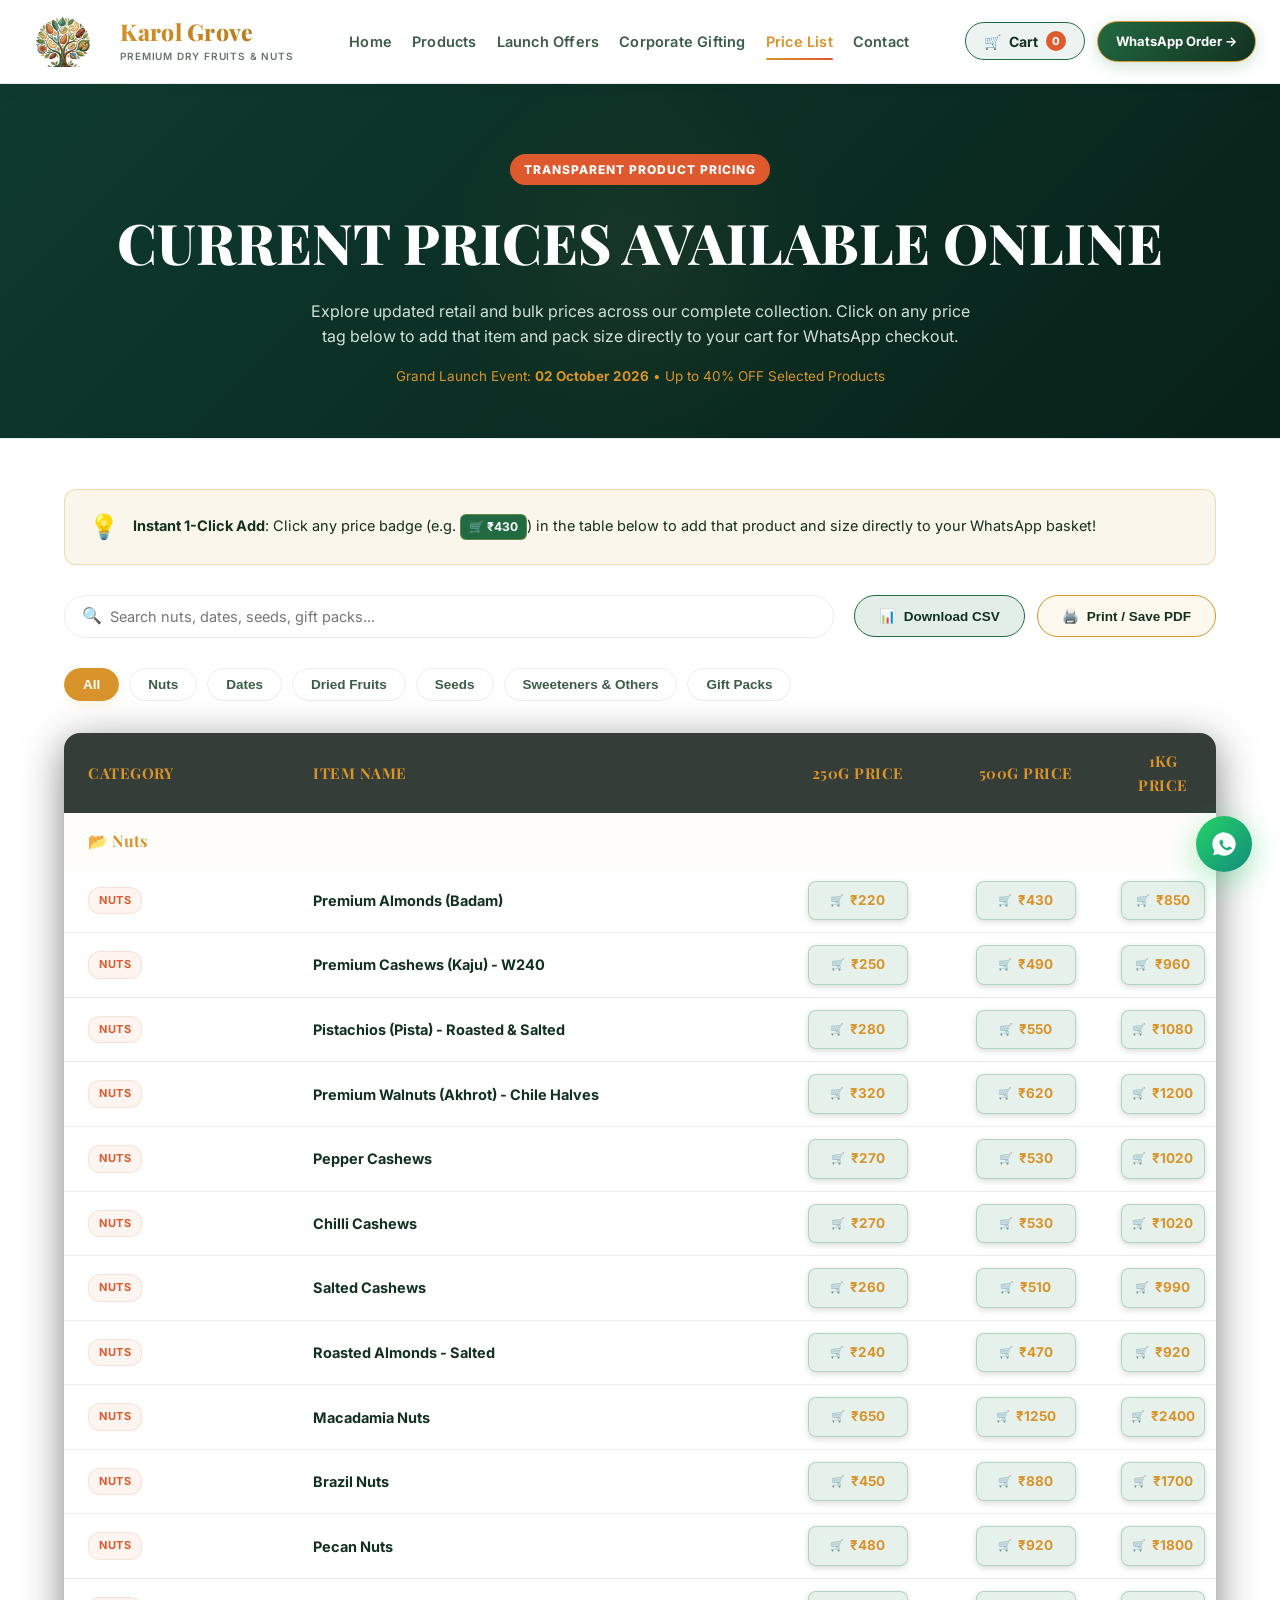
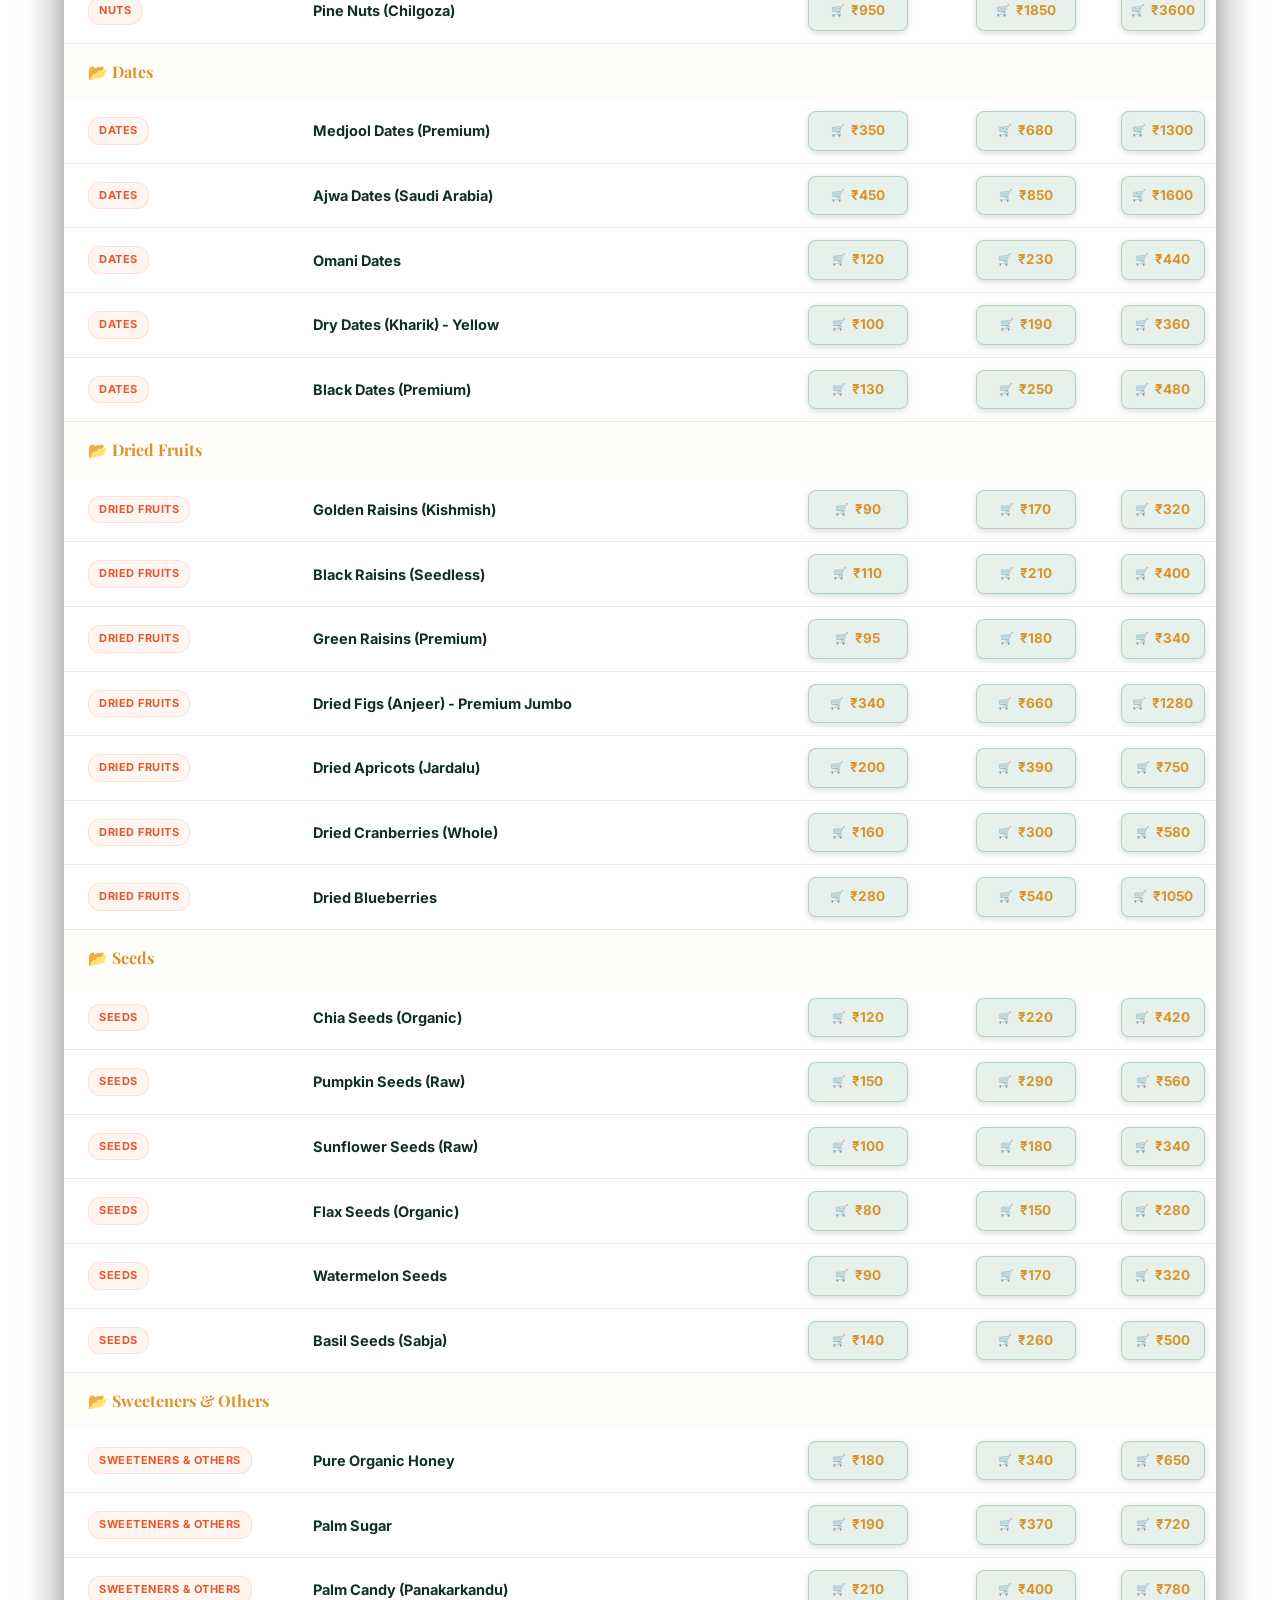
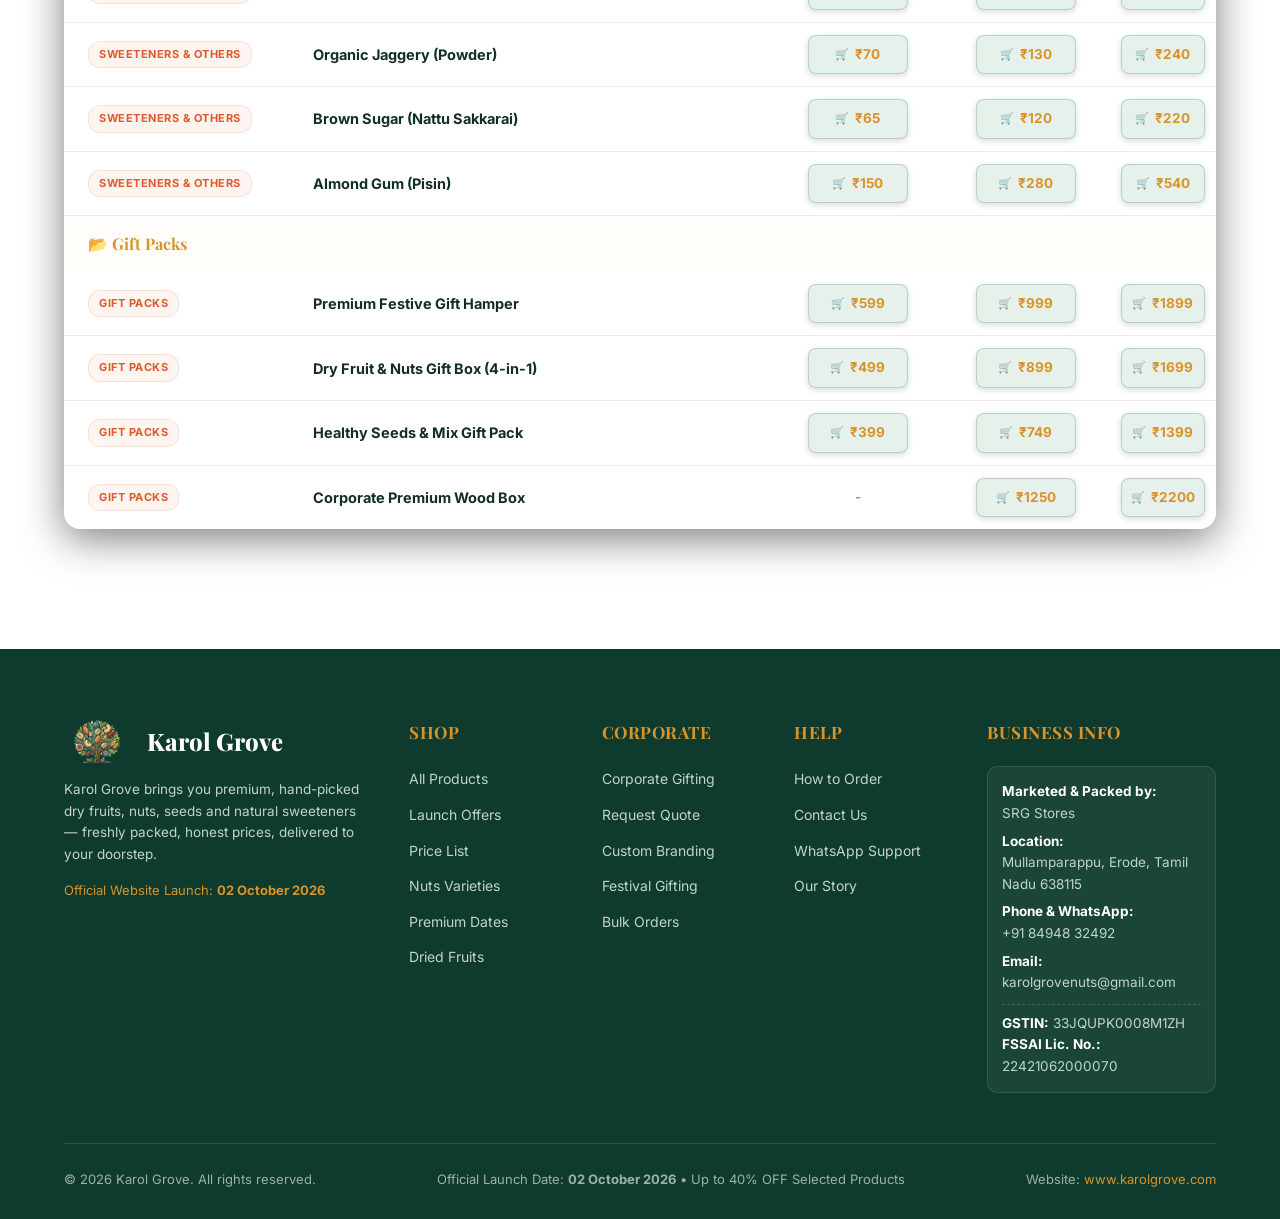
<file: pricelist.html>
<!DOCTYPE html>
<html lang="en">
<head>
<meta charset="UTF-8">
<meta name="viewport" content="width=device-width, initial-scale=1.0">
<title>Current Price List — Karol Grove | Transparent Product Pricing</title>
<meta name="description" content="Check current retail and bulk prices for premium almonds, cashews, pistachios, dates, seeds, natural sweeteners and gift hampers at Karol Grove.">
<link rel="icon" href="assets/karol-grove-icon.png">
<link rel="preconnect" href="https://fonts.googleapis.com">
<link rel="preconnect" href="https://fonts.gstatic.com" crossorigin>
<link href="https://fonts.googleapis.com/css2?family=Outfit:wght@300;400;500;600;700;800;900&family=Playfair+Display:ital,wght@0,400;0,500;0,600;0,700;0,800;0,900;1,400;1,500;1,600&family=Inter:wght@300;400;500;600;700;800&display=swap" rel="stylesheet">
<link rel="stylesheet" href="assets/style.css?v=20261002-v20">
<link rel="stylesheet" href="assets/mobile-premium.css?v=20261005">
<script src="assets/prices.js"></script>
<script src="assets/pricelist-handler.js?v=20261002-v20" defer></script>
<script src="assets/main.js?v=20261002-v20" defer></script>
<style>
  /* Direct high-contrast override for Admin Toolbar buttons */
  #admin-toolbar .admin-btn-secondary,
  .admin-toolbar .admin-btn-secondary {
    color: #ffffff !important;
    background: rgba(255, 255, 255, 0.2) !important;
    border: 1.5px solid rgba(255, 255, 255, 0.65) !important;
    text-shadow: 0 1px 3px rgba(0, 0, 0, 0.8) !important;
    font-weight: 700 !important;
  }
  #admin-toolbar .admin-btn-secondary:hover,
  .admin-toolbar .admin-btn-secondary:hover {
    background: rgba(255, 255, 255, 0.38) !important;
    border-color: #ffffff !important;
    color: #ffffff !important;
  }
  #admin-toolbar .admin-btn-sync,
  .admin-toolbar .admin-btn-sync {
    color: #ffffff !important;
    background: linear-gradient(135deg, #16a085 0%, #0d6945 100%) !important;
    border: 1.5px solid #2ecc71 !important;
    font-weight: 800 !important;
    box-shadow: 0 2px 10px rgba(46, 204, 113, 0.4) !important;
  }
  #admin-toolbar .admin-btn-danger,
  .admin-toolbar .admin-btn-danger {
    color: #ffffff !important;
    background: rgba(231, 76, 60, 0.35) !important;
    border: 1.5px solid #ff7675 !important;
    font-weight: 700 !important;
  }
</style>
</head>
<body>

<canvas id="vfx-canvas" style="position: fixed; top: 0; left: 0; width: 100vw; height: 100vh; pointer-events: none; z-index: -9999; opacity: 0.55;"></canvas>

<!-- Admin Toolbar (Sticky top, visible in admin mode) -->
<div class="admin-toolbar" id="admin-toolbar">
  <div class="admin-toolbar-inner">
    <div class="admin-status">
      <span class="admin-status-indicator"></span>
      <span>Admin Edit Mode Active</span>
    </div>
    <div class="admin-actions">
      <button id="admin-add-row-btn" class="admin-btn admin-btn-secondary" style="color: #ffffff !important; background: rgba(255, 255, 255, 0.22) !important; border: 1.5px solid rgba(255, 255, 255, 0.65) !important; text-shadow: 0 1px 2px rgba(0,0,0,0.7) !important;">➕ Add Item</button>
      <button id="admin-save-btn" class="admin-btn admin-btn-primary" style="color: #0b1e15 !important; background: linear-gradient(135deg, #f5d77f 0%, #d4af37 100%) !important; border: 1.5px solid #ffe89e !important; font-weight: 800 !important;">💾 Save Locally</button>
      <button id="admin-download-btn" class="admin-btn admin-btn-secondary" style="color: #ffffff !important; background: rgba(255, 255, 255, 0.22) !important; border: 1.5px solid rgba(255, 255, 255, 0.65) !important; text-shadow: 0 1px 2px rgba(0,0,0,0.7) !important;" title="Download updated prices.js">📥 Download prices.js</button>
      <button id="admin-sync-btn" class="admin-btn admin-btn-sync" style="color: #ffffff !important; background: linear-gradient(135deg, #16a085 0%, #0d6945 100%) !important; border: 1.5px solid #2ecc71 !important; font-weight: 800 !important;" title="Sync changes directly to GitHub repository">🔄 Sync to GitHub</button>
      <button id="admin-reset-btn" class="admin-btn admin-btn-danger" style="color: #ffffff !important; background: rgba(231, 76, 60, 0.35) !important; border: 1.5px solid #ff7675 !important; font-weight: 700 !important; text-shadow: 0 1px 2px rgba(0,0,0,0.7) !important;">Discard Edits</button>
      <button onclick="exitAdminMode()" class="admin-btn admin-btn-secondary" style="color: #ffffff !important; background: rgba(255, 255, 255, 0.22) !important; border: 1.5px solid rgba(255, 255, 255, 0.65) !important; text-shadow: 0 1px 2px rgba(0,0,0,0.7) !important;">Exit Portal</button>
    </div>
  </div>

  <!-- GitHub Direct Sync Panel (Toggled by Sync Button) -->
  <div id="github-sync-panel" class="container" style="display: none; background: #08261C; padding: 25px; border-radius: 12px; border: 1.5px solid var(--gold); margin-top: 15px; margin-bottom: 5px; box-shadow: 0 10px 30px rgba(0,0,0,0.6); color: #fff;">
    <h4 style="color: var(--gold); font-family: var(--font-display); font-size: 20px; margin-bottom: 8px;">Direct GitHub Synchronizer</h4>
    <p style="font-size: 13.5px; color: #D3E0D8; margin-bottom: 20px; line-height: 1.5;">
      Commit and push your current price edits directly to your GitHub repository. Once pushed, GitHub Pages will automatically recompile and redeploy the live website with updated prices in 1-2 minutes.
    </p>
    <div style="display: grid; grid-template-columns: repeat(auto-fit, minmax(260px, 1fr)); gap: 16px;">
      <div class="admin-form-group" style="margin-bottom: 0;">
        <label for="gh-username" style="display: block; font-size: 11.5px; font-weight: 800; text-transform: uppercase; color: var(--gold); margin-bottom: 6px;">GitHub Username / Owner</label>
        <input type="text" id="gh-username" class="admin-editable-input" placeholder="e.g. your-github-username">
      </div>
      <div class="admin-form-group" style="margin-bottom: 0;">
        <label for="gh-repo" style="display: block; font-size: 11.5px; font-weight: 800; text-transform: uppercase; color: var(--gold); margin-bottom: 6px;">Repository Name</label>
        <input type="text" id="gh-repo" class="admin-editable-input" placeholder="e.g. karol-grove-website">
      </div>
      <div class="admin-form-group" style="margin-bottom: 0;">
        <label for="gh-path" style="display: block; font-size: 11.5px; font-weight: 800; text-transform: uppercase; color: var(--gold); margin-bottom: 6px;">Prices File Path</label>
        <input type="text" id="gh-path" class="admin-editable-input" placeholder="assets/prices.js" value="assets/prices.js">
      </div>
      <div class="admin-form-group" style="margin-bottom: 0;">
        <label for="gh-pat" style="display: block; font-size: 11.5px; font-weight: 800; text-transform: uppercase; color: var(--gold); margin-bottom: 6px;">Personal Access Token (PAT)</label>
        <input type="password" id="gh-pat" class="admin-editable-input" placeholder="ghp_xxxxxxxxxxxxxxxxxxxx">
      </div>
    </div>
    <div style="display: flex; gap: 12px; margin-top: 20px; align-items: center; flex-wrap: wrap;">
      <button id="gh-sync-now-btn" class="admin-btn admin-btn-sync" style="padding: 10px 22px; font-size: 13.5px;">🚀 Push &amp; Sync to GitHub</button>
      <button id="gh-sync-cancel-btn" class="admin-btn admin-btn-secondary" style="padding: 10px 20px;">Cancel</button>
    </div>
    <div id="gh-sync-status" style="margin-top: 15px; font-weight: 700; font-size: 14px;"></div>
  </div>
</div>

<header class="site-header">
  <div class="header-inner">
    <a href="index.html" class="brand">
      <img src="assets/karol-grove-icon.png" alt="Karol Grove Premium Dry Fruits & Nuts" class="brand-logo-img">
      <div class="brand-text">
        <span class="brand-name">Karol Grove</span>
        <span class="brand-tagline">Premium Dry Fruits &amp; Nuts</span>
      </div>
    </a>
    <nav class="main-nav">
      <a href="index.html">Home</a>
      <a href="products.html">Products</a>
      <a href="index.html#launch-offers">Launch Offers</a>
      <a href="corporate-gifts.html">Corporate Gifting</a>
      <a href="pricelist.html" class="active">Price List</a>
      <a href="contact.html">Contact</a>
    </nav>
    <div class="header-actions-group">
      <button class="header-cart-btn" onclick="toggleCartDrawer(true)" aria-label="Shopping Cart">
        <span class="cart-icon-symbol">🛒</span>
        <span class="cart-text">Cart</span>
        <span class="badge cart-badge">0</span>
      </button>
      <a class="header-cta" href="https://wa.me/+918494832492" target="_blank" rel="noopener">WhatsApp Order &rarr;</a>
      <button class="nav-toggle" aria-label="Toggle menu">
        <span></span><span></span><span></span>
      </button>
    </div>
  </div>
  <div class="mobile-nav" id="mobileNav">
    <a href="index.html">Home</a>
    <a href="products.html">Products</a>
    <a href="index.html#launch-offers">Launch Offers</a>
    <a href="corporate-gifts.html">Corporate Gifting</a>
    <a href="pricelist.html" class="active">Price List</a>
    <a href="contact.html">Contact</a>
    <a href="https://wa.me/+918494832492" target="_blank" rel="noopener" style="color:var(--forest); font-weight:700;">💬 Order on WhatsApp</a>
  </div>
</header>

<section class="page-header" style="background: linear-gradient(135deg, #0E3B2E 0%, #082119 100%); color: #fff; padding: 70px 20px 50px; text-align: center;">
  <div class="container reveal">
    <span class="launch-badge-pill">TRANSPARENT PRODUCT PRICING</span>
    <h1 style="font-family: var(--font-display); font-size: clamp(2.2rem, 5vw, 3.5rem); color: #fff; margin-bottom: 12px;">CURRENT PRICES AVAILABLE ONLINE</h1>
    <p style="font-size: 16px; color: #D3E0D8; max-width: 680px; margin: 0 auto 16px;">
      Explore updated retail and bulk prices across our complete collection. Click on any price tag below to add that item and pack size directly to your cart for WhatsApp checkout.
    </p>
    <div style="font-size: 13.5px; color: var(--gold);">Grand Launch Event: <strong>02 October 2026</strong> &bull; Up to 40% OFF Selected Products</div>
  </div>
</section>

<section class="pricelist-section" style="padding: 50px 0 80px;">
  <div class="container">
    
    <!-- Local Edits Banner -->
    <div class="local-edits-banner" id="local-edits-banner">
      <span>💡 Showing local updates made in this browser.</span>
      <button onclick="handleResetLocal()" class="admin-btn admin-btn-danger" style="padding: 6px 12px; font-size: 11px;">Reset Defaults</button>
    </div>

    <!-- Price List Visitor Guide Banner -->
    <div class="visitor-guide-banner reveal" style="background: var(--cream); border: 1px solid rgba(216, 147, 42, 0.3); border-radius: 12px; padding: 18px 24px; display: flex; align-items: center; gap: 14px; margin-bottom: 30px;">
      <div class="guide-icon" style="font-size: 24px;">💡</div>
      <div class="guide-text" style="font-size: 14.5px; color: var(--forest-deep);">
        <strong>Instant 1-Click Add</strong>: Click any price badge (e.g. <span class="price-val-demo" style="background: var(--forest); color: #fff; padding: 3px 8px; border-radius: 6px; font-size: 12px; font-weight: 700;">🛒 ₹430</span>) in the table below to add that product and size directly to your WhatsApp basket!
      </div>
    </div>

    <!-- Search and Actions Toolbar -->
    <div class="pricelist-toolbar reveal">
      <div class="search-filter-box">
        <div class="search-input-wrapper">
          <span class="search-icon">🔍</span>
          <input type="text" id="pricelist-search" placeholder="Search nuts, dates, seeds, gift packs...">
        </div>
      </div>
      <div class="action-buttons">
        <button id="btn-download-csv" class="action-btn btn-excel">
          <span>📊</span> Download CSV
        </button>
        <button id="btn-download-pdf" class="action-btn btn-pdf">
          <span>🖨️</span> Print / Save PDF
        </button>
      </div>
    </div>

    <!-- Category Filters Navigation -->
    <div class="cat-filters reveal" id="pricelist-filter-tabs" style="margin-bottom: 24px;">
      <!-- Generated dynamically in pricelist-handler.js -->
    </div>

    <!-- Pricing Table Container -->
    <div class="pricelist-table-container reveal">
      <div class="pricelist-table-wrapper">
        <table class="pricelist-table">
          <thead>
            <tr>
              <th style="width: 20%;">Category</th>
              <th style="width: 44%;">Item Name</th>
              <th style="width: 12%; text-align: center;">250g Price</th>
              <th style="width: 12%; text-align: center;">500g Price</th>
              <th style="width: 12%; text-align: center;">1kg Price</th>
            </tr>
          </thead>
          <tbody id="pricelist-table-body">
            <!-- Dynamically populated from prices.js -->
          </tbody>
        </table>
      </div>
    </div>
    
    <!-- Admin Portal Login Link (Hidden from regular visitors) -->
    <div class="admin-login-footer" style="display: none !important;">
      <span class="admin-login-link" onclick="openAdminLogin()">
        Admin Price Update Portal
      </span>
    </div>

  </div>
</section>

<!-- Footer -->
<footer class="site-footer-v2">
  <div class="container">
    <div class="footer-v2-grid">
      <!-- 1. Brand Info -->
      <div class="footer-v2-col">
        <div style="display: flex; align-items: center; gap: 12px; margin-bottom: 16px;">
          <img src="assets/karol-grove-icon.png" alt="Karol Grove" style="height: 44px; width: auto;">
          <span style="font-family: var(--font-display); font-size: 24px; font-weight: 800; color: #FFFFFF;">Karol Grove</span>
        </div>
        <p>Karol Grove brings you premium, hand-picked dry fruits, nuts, seeds and natural sweeteners — freshly packed, honest prices, delivered to your doorstep.</p>
        <p style="margin-top: 14px; font-size: 13px; color: var(--gold);">Official Website Launch: <strong>02 October 2026</strong></p>
      </div>

      <!-- 2. Shop -->
      <div class="footer-v2-col">
        <h4>SHOP</h4>
        <ul>
          <li><a href="products.html">All Products</a></li>
          <li><a href="index.html#launch-offers">Launch Offers</a></li>
          <li><a href="pricelist.html">Price List</a></li>
          <li><a href="products.html#nuts">Nuts Varieties</a></li>
          <li><a href="products.html#dates">Premium Dates</a></li>
          <li><a href="products.html#dried-fruits">Dried Fruits</a></li>
        </ul>
      </div>

      <!-- 3. Corporate -->
      <div class="footer-v2-col">
        <h4>CORPORATE</h4>
        <ul>
          <li><a href="corporate-gifts.html">Corporate Gifting</a></li>
          <li><a href="corporate-gifts.html#quote">Request Quote</a></li>
          <li><a href="corporate-gifts.html#branding">Custom Branding</a></li>
          <li><a href="corporate-gifts.html#festival">Festival Gifting</a></li>
          <li><a href="corporate-gifts.html#bulk">Bulk Orders</a></li>
        </ul>
      </div>

      <!-- 4. Help -->
      <div class="footer-v2-col">
        <h4>HELP</h4>
        <ul>
          <li><a href="index.html#how-to-order">How to Order</a></li>
          <li><a href="contact.html">Contact Us</a></li>
          <li><a href="https://wa.me/+918494832492" target="_blank" rel="noopener">WhatsApp Support</a></li>
          <li><a href="about.html">Our Story</a></li>
        </ul>
      </div>

      <!-- 5. Business Information -->
      <div class="footer-v2-col">
        <h4>BUSINESS INFO</h4>
        <div class="footer-legal-badge">
          <p><strong>Marketed &amp; Packed by:</strong><br>SRG Stores</p>
          <p style="margin-top: 6px;"><strong>Location:</strong><br>Mullamparappu, Erode, Tamil Nadu 638115</p>
          <p style="margin-top: 6px;"><strong>Phone &amp; WhatsApp:</strong><br>+91 84948 32492</p>
          <p style="margin-top: 6px;"><strong>Email:</strong><br>karolgrovenuts@gmail.com</p>
          <div style="margin-top: 10px; padding-top: 8px; border-top: 1px dashed rgba(255,255,255,0.15);">
            <p><strong>GSTIN:</strong> 33JQUPK0008M1ZH</p>
            <p><strong>FSSAI Lic. No.:</strong> 22421062000070</p>
          </div>
        </div>
      </div>
    </div>

    <!-- Bottom Bar -->
    <div class="footer-v2-bottom">
      <div>&copy; 2026 Karol Grove. All rights reserved.</div>
      <div>Official Launch Date: <strong>02 October 2026</strong> &bull; Up to 40% OFF Selected Products</div>
      <div>Website: <a href="https://www.karolgrove.com">www.karolgrove.com</a></div>
    </div>
  </div>
</footer>

<!-- Floating WhatsApp Contact Button -->
<a href="https://wa.me/918494832492?text=Hi%20Karol%20Grove%2C%20I%20would%20like%20to%20place%20an%20order." 
   class="floating-whatsapp" 
   target="_blank" 
   rel="noopener" 
   aria-label="Order on WhatsApp">
  <div class="whatsapp-badge">Order on WhatsApp</div>
  <svg class="whatsapp-icon-svg" viewBox="0 0 24 24" width="24" height="24">
    <path fill="currentColor" d="M12.031 2c-5.514 0-9.99 4.477-9.99 9.99 0 2.08.636 4.01 1.728 5.614l-1.127 4.12 4.22-1.107c1.514.938 3.284 1.48 5.17 1.48 5.515 0 9.99-4.477 9.99-9.99 0-5.514-4.475-9.99-9.99-9.99zm5.556 14.13c-.224.634-1.22 1.157-1.68 1.206-.432.046-.86.23-2.738-.508-2.398-.942-3.896-3.376-4.016-3.536-.12-.16-1.002-1.332-1.002-2.54 0-1.21.632-1.804.856-2.048.225-.244.49-.305.653-.305.163 0 .326.002.47.01.15.008.347-.057.545.422.203.49.693 1.693.754 1.815.06.123.1.265.018.428-.08.163-.122.265-.244.407-.122.143-.257.32-.367.43-.122.12-.25.253-.108.497.143.244.636 1.05 1.362 1.7 1 .894 1.85 1.173 2.116 1.306.265.132.418.11.57-.06.153-.173.663-.774.846-1.037.183-.265.367-.224.622-.132.255.09 1.62.764 1.9.905.28.14.47.21.536.326.067.116.067.67-.156 1.306z"/>
  </svg>
</a>

<!-- Admin Login Modal -->
<div class="admin-modal-overlay" id="admin-login-modal">
  <div class="admin-modal">
    <button class="admin-modal-close" onclick="closeAdminLogin()">&times;</button>
    <h3>Admin Dashboard Login</h3>
    <p>Please enter the administrative password to make edits to the price catalog.</p>
    <form id="admin-login-form">
      <div class="admin-form-group">
        <label for="admin-password">Administrative Password</label>
        <input type="password" id="admin-password" placeholder="Enter password..." required autocomplete="current-password">
      </div>
      <button type="submit" class="admin-modal-btn">Log In</button>
    </form>
  </div>
</div>

</body>
</html>
</file>
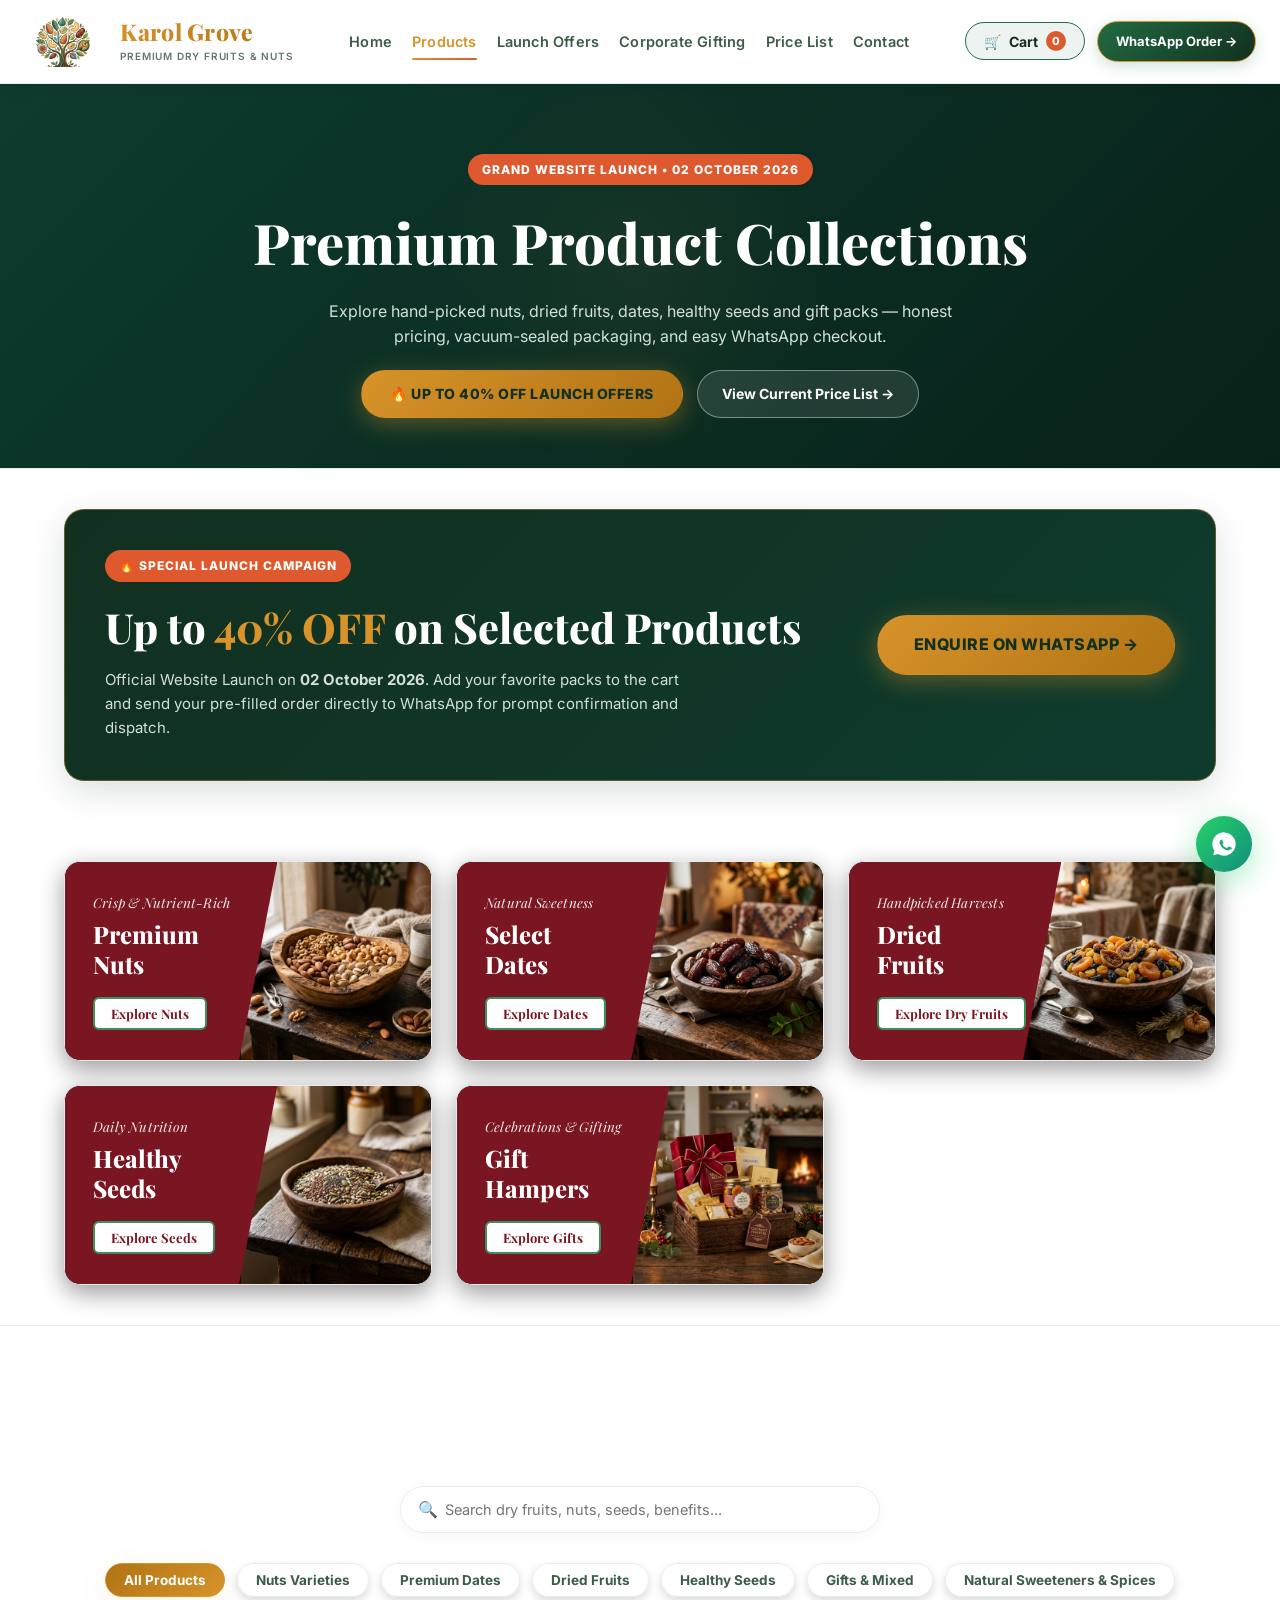
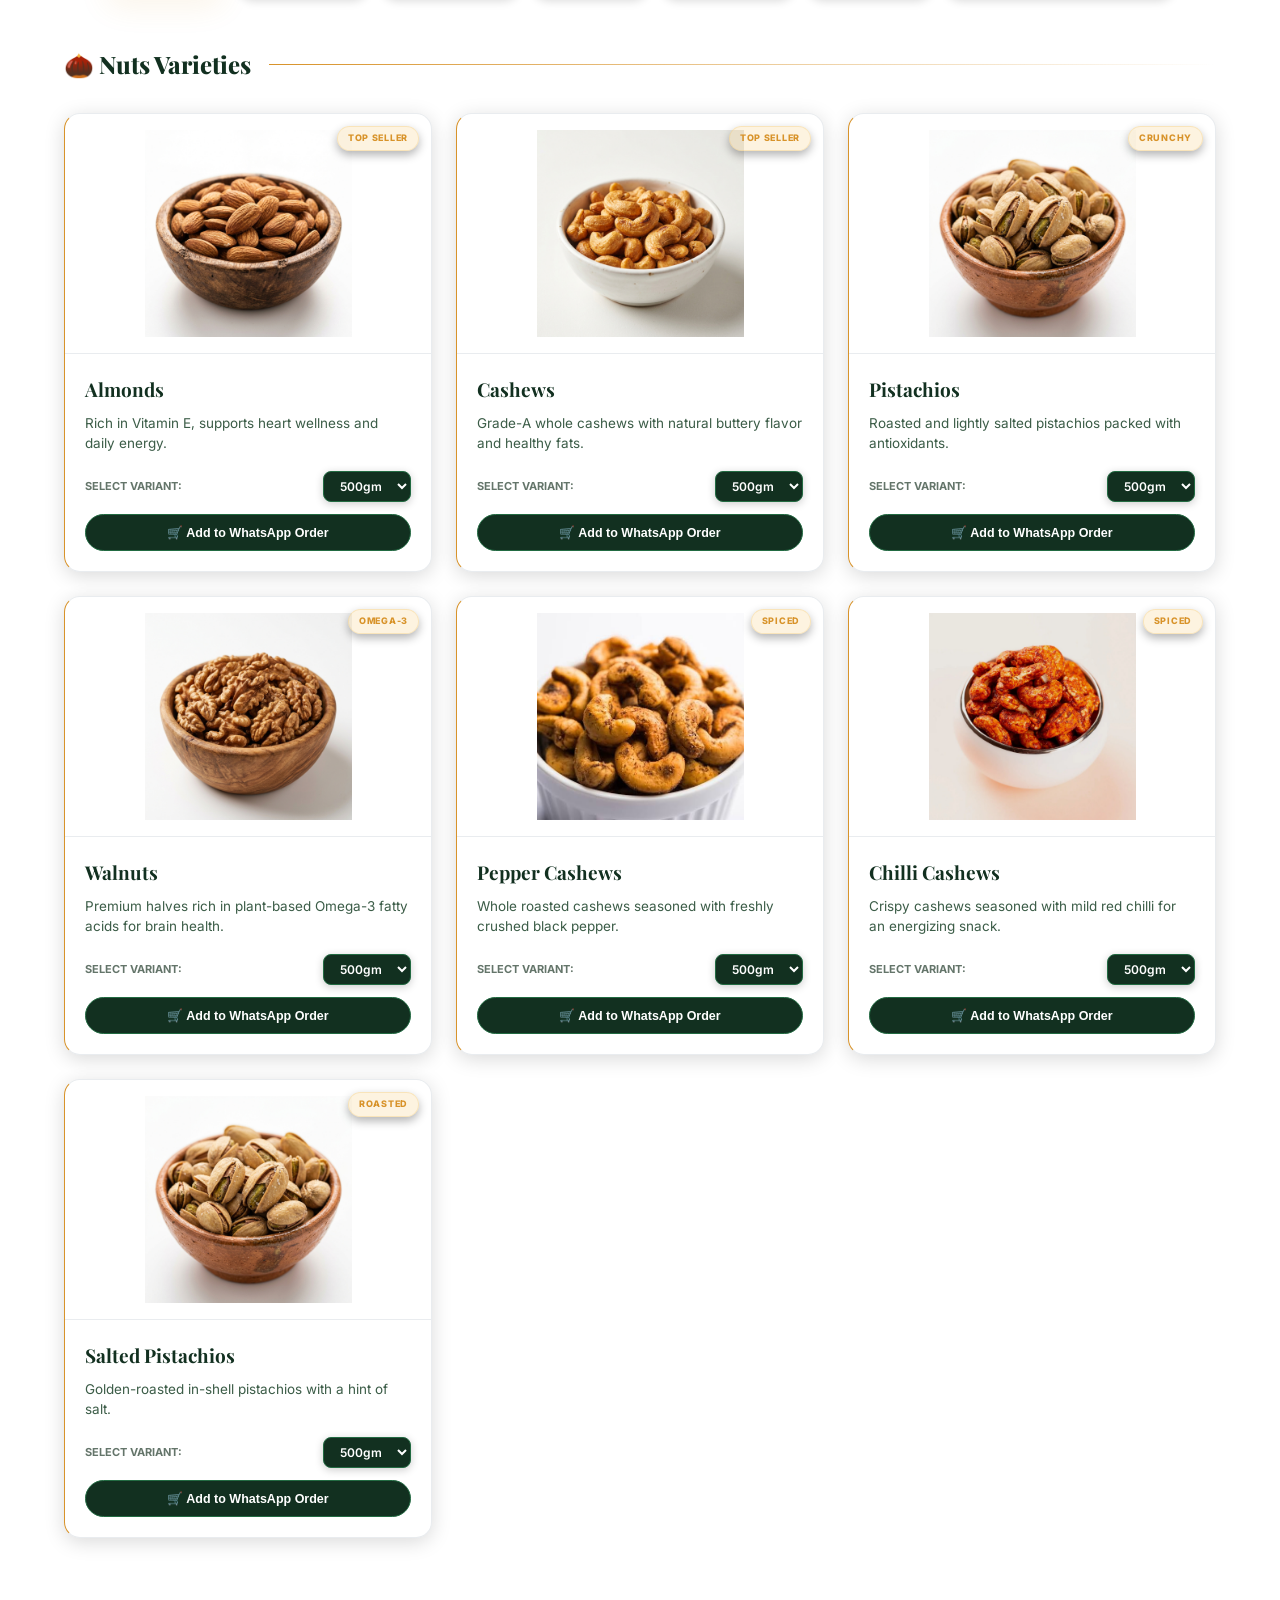
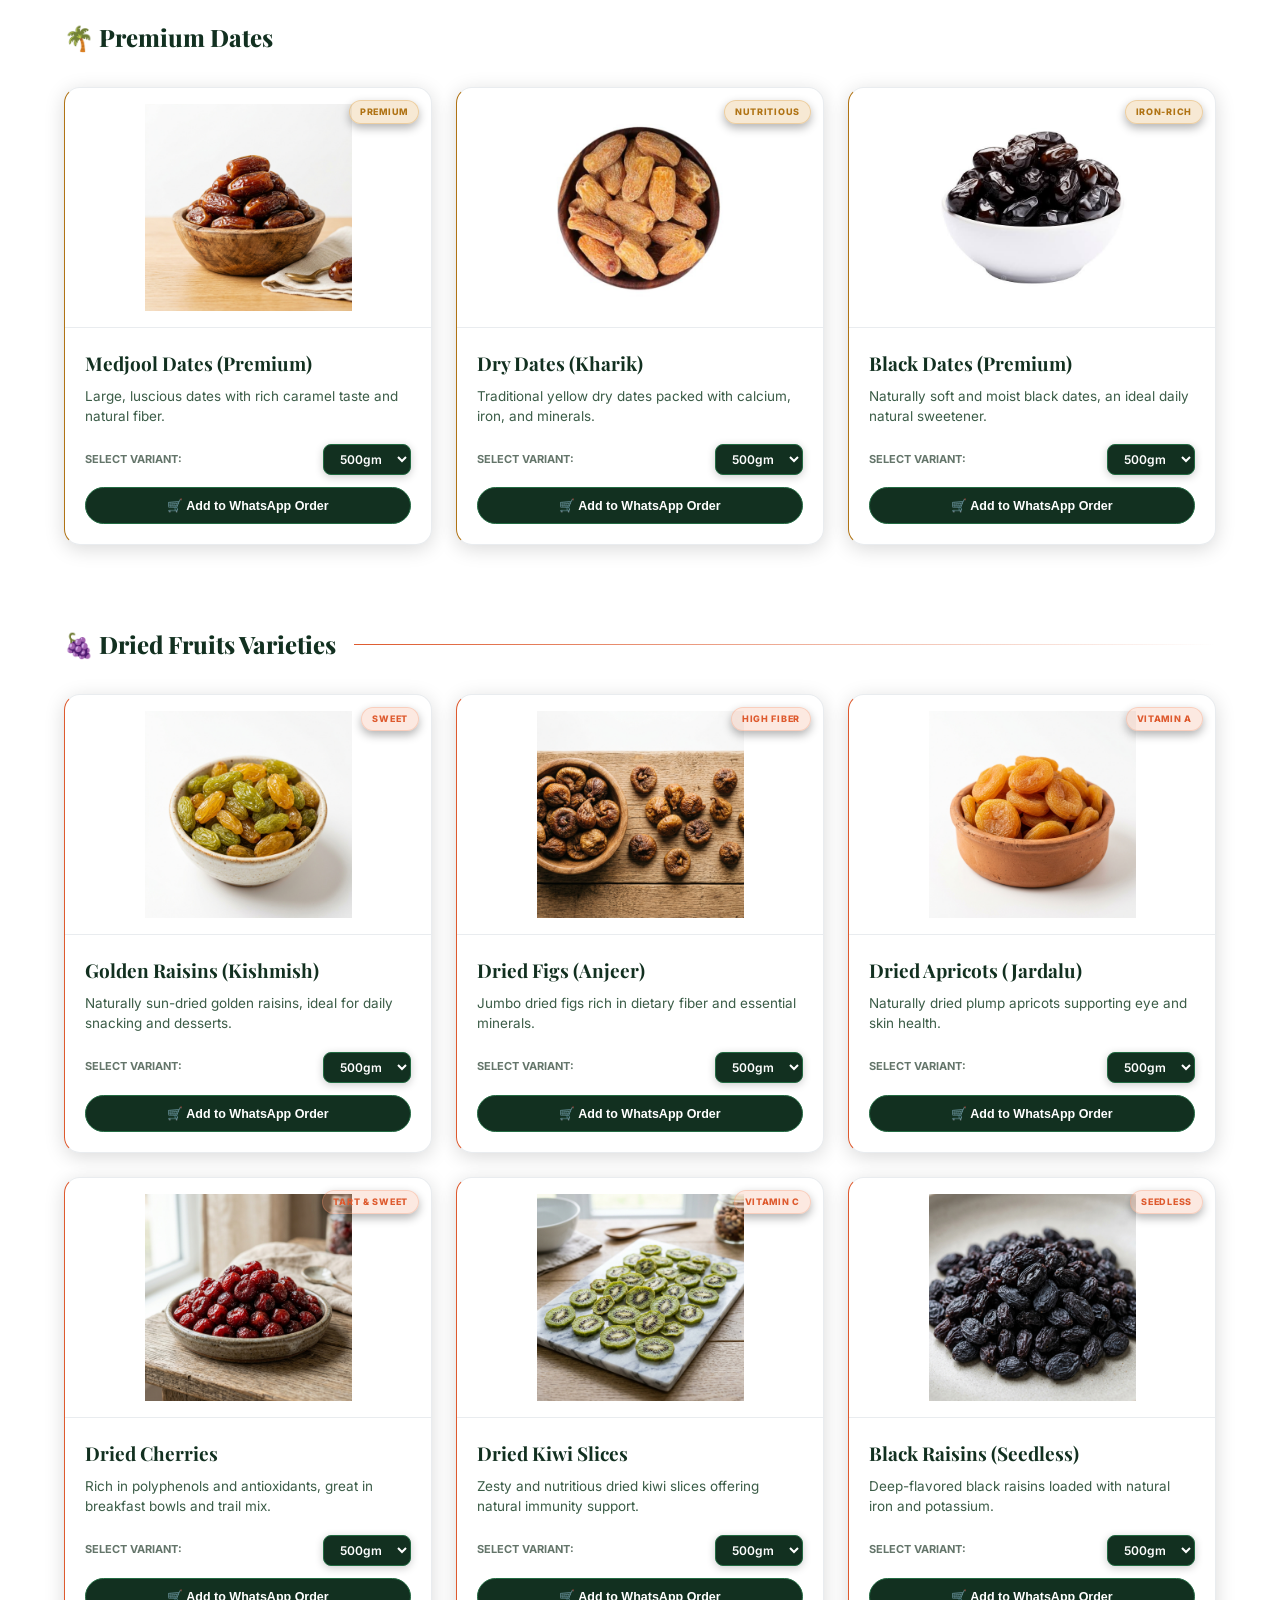
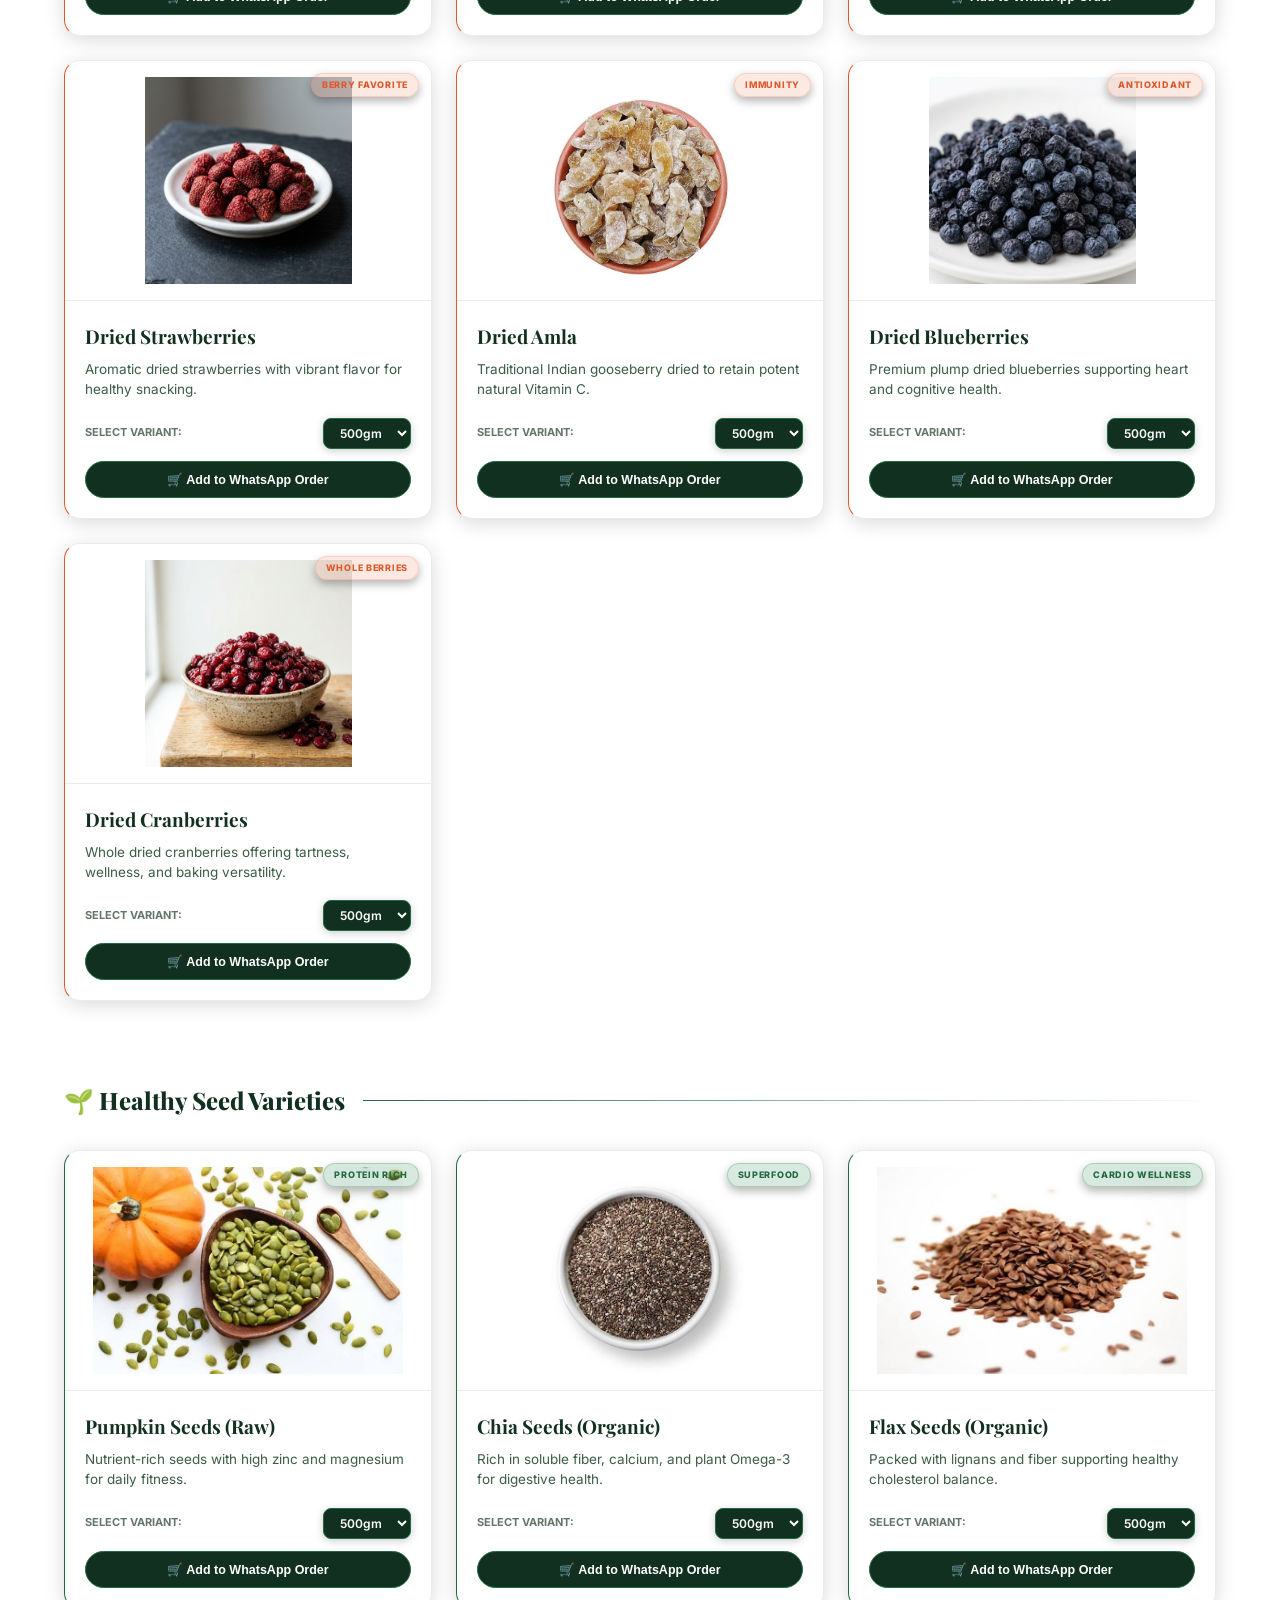
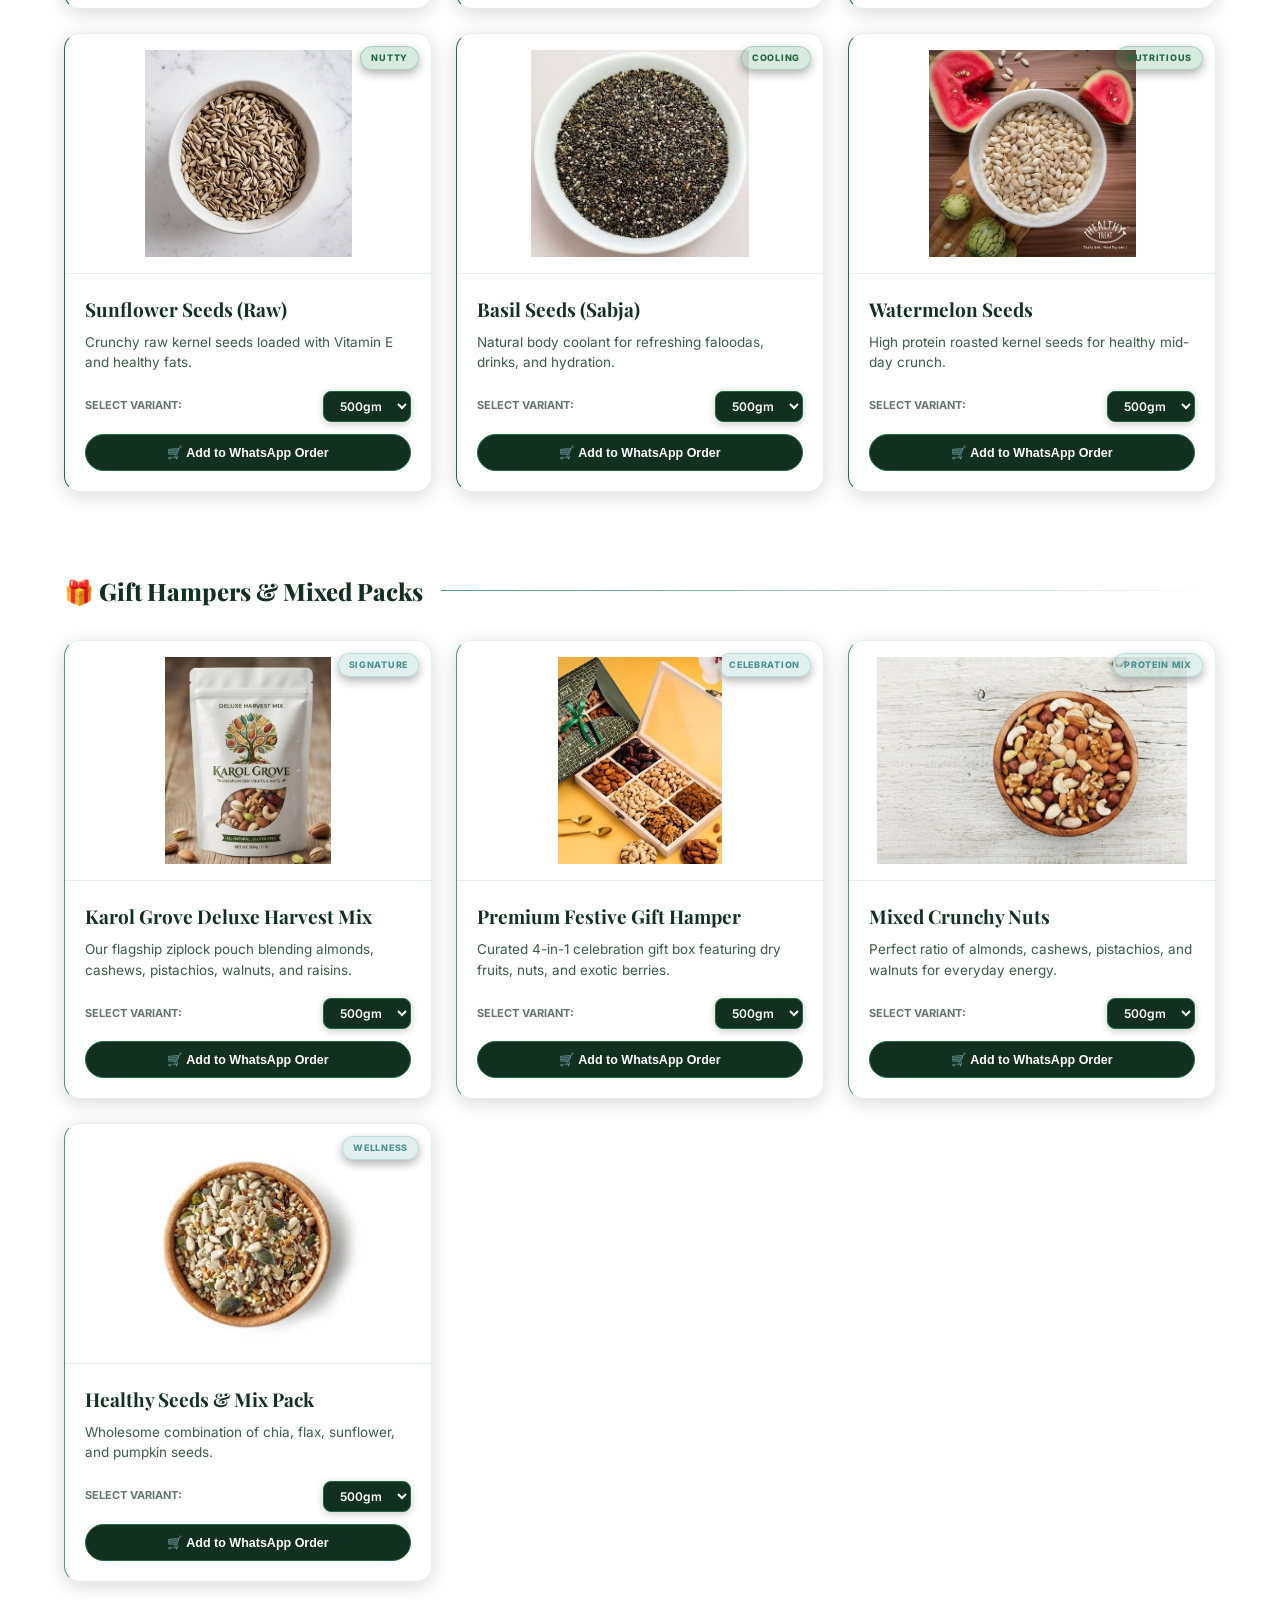
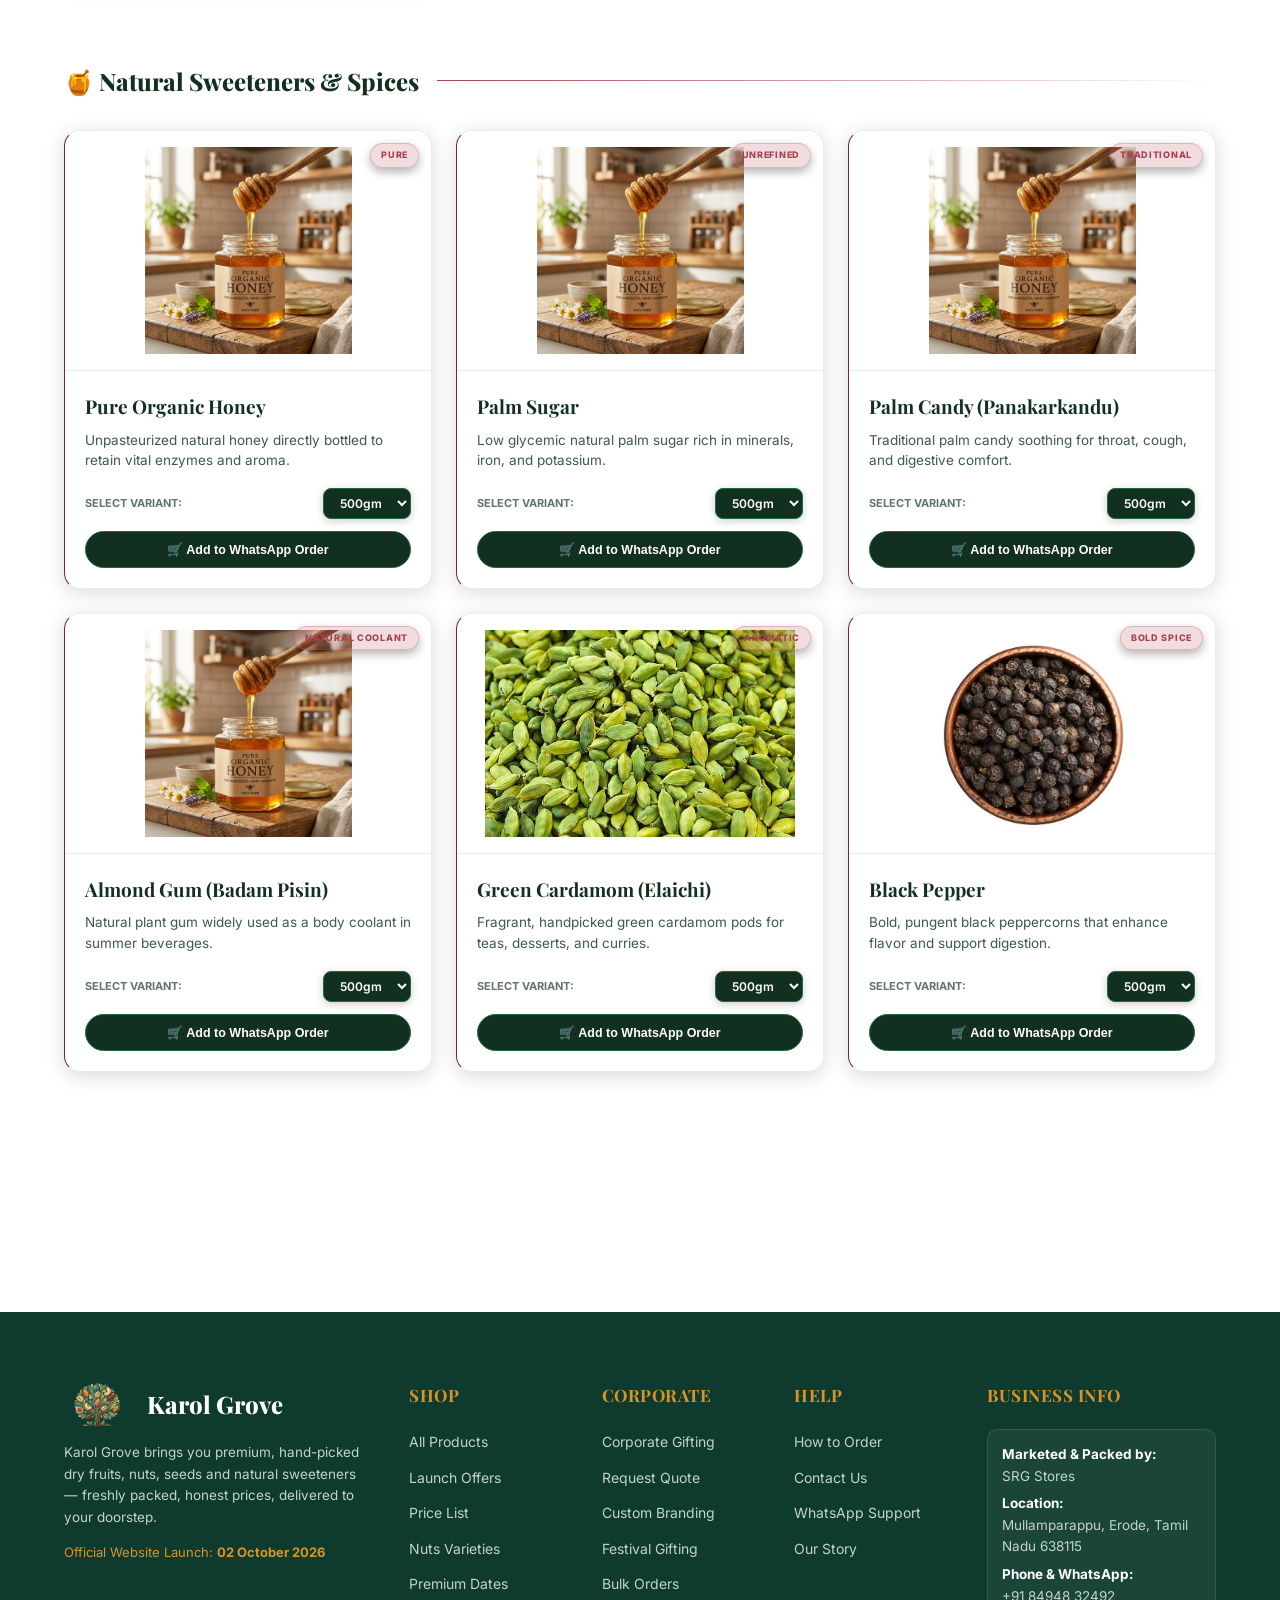
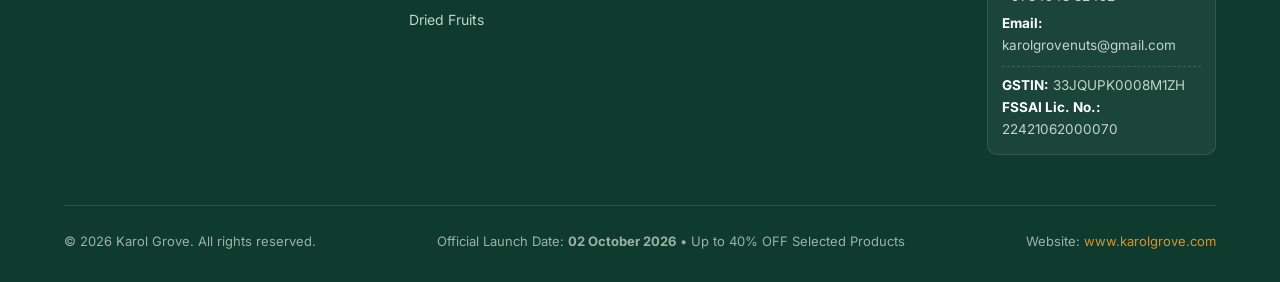
<file: products.html>
<!DOCTYPE html>
<html lang="en">
<head>
<meta charset="UTF-8">
<meta name="viewport" content="width=device-width, initial-scale=1.0">
<title>Products Catalog — Karol Grove | Premium Dry Fruits & Nuts</title>
<meta name="description" content="Browse Karol Grove's full collection of premium nuts, dried fruits, dates, seeds, natural sweeteners and gift packs. Grand launch offers up to 40% off on 02 October 2026.">
<link rel="icon" href="assets/karol-grove-icon.png">
<link rel="preconnect" href="https://fonts.googleapis.com">
<link rel="preconnect" href="https://fonts.gstatic.com" crossorigin>
<link href="https://fonts.googleapis.com/css2?family=Outfit:wght@300;400;500;600;700;800;900&family=Playfair+Display:ital,wght@0,400;0,500;0,600;0,700;0,800;0,900;1,400;1,500;1,600&family=Inter:wght@300;400;500;600;700;800&display=swap" rel="stylesheet">
<link rel="stylesheet" href="assets/style.css?v=20261002-v20">
<link rel="stylesheet" href="assets/mobile-premium.css?v=20261005">
<script src="assets/prices.js" defer></script>
<script src="assets/main.js?v=20261002-v20" defer></script>
</head>
<body>

<canvas id="vfx-canvas" style="position: fixed; top: 0; left: 0; width: 100vw; height: 100vh; pointer-events: none; z-index: -9999; opacity: 0.55;"></canvas>

<header class="site-header">
  <div class="header-inner">
    <a href="index.html" class="brand">
      <img src="assets/karol-grove-icon.png" alt="Karol Grove Premium Dry Fruits & Nuts" class="brand-logo-img">
      <div class="brand-text">
        <span class="brand-name">Karol Grove</span>
        <span class="brand-tagline">Premium Dry Fruits &amp; Nuts</span>
      </div>
    </a>
    <nav class="main-nav">
      <a href="index.html">Home</a>
      <a href="products.html" class="active">Products</a>
      <a href="#launch-offers">Launch Offers</a>
      <a href="corporate-gifts.html">Corporate Gifting</a>
      <a href="pricelist.html">Price List</a>
      <a href="contact.html">Contact</a>
    </nav>
    <div class="header-actions-group">
      <button class="header-cart-btn" onclick="toggleCartDrawer(true)" aria-label="Shopping Cart">
        <span class="cart-icon-symbol">🛒</span>
        <span class="cart-text">Cart</span>
        <span class="badge cart-badge">0</span>
      </button>
      <a class="header-cta" href="https://wa.me/+918494832492" target="_blank" rel="noopener">WhatsApp Order &rarr;</a>
      <button class="nav-toggle" aria-label="Toggle menu">
        <span></span><span></span><span></span>
      </button>
    </div>
  </div>
  <div class="mobile-nav" id="mobileNav">
    <a href="index.html">Home</a>
    <a href="products.html" class="active">Products</a>
    <a href="#launch-offers">Launch Offers</a>
    <a href="corporate-gifts.html">Corporate Gifting</a>
    <a href="pricelist.html">Price List</a>
    <a href="contact.html">Contact</a>
    <a href="https://wa.me/+918494832492" target="_blank" rel="noopener" style="color:var(--forest); font-weight:700;">💬 Order on WhatsApp</a>
  </div>
</header>

<section class="page-header" style="background: linear-gradient(135deg, #0E3B2E 0%, #082119 100%); color: #fff; padding: 70px 20px 50px; text-align: center;">
  <div class="container reveal">
    <span class="launch-badge-pill" style="margin-bottom: 12px;">GRAND WEBSITE LAUNCH &bull; 02 OCTOBER 2026</span>
    <h1 style="font-family: var(--font-display); font-size: clamp(2.2rem, 5vw, 3.5rem); color: #fff; margin-bottom: 12px;">Premium Product Collections</h1>
    <p style="font-size: 16px; color: #D3E0D8; max-width: 680px; margin: 0 auto 20px;">Explore hand-picked nuts, dried fruits, dates, healthy seeds and gift packs — honest pricing, vacuum-sealed packaging, and easy WhatsApp checkout.</p>
    <div style="display: flex; justify-content: center; gap: 14px; flex-wrap: wrap;">
      <a href="#launch-offers" class="btn btn-launch-primary" style="padding: 12px 28px; font-size: 14px;">🔥 Up to 40% OFF Launch Offers</a>
      <a href="pricelist.html" class="btn btn-launch-secondary" style="padding: 12px 24px; font-size: 14px;">View Current Price List &rarr;</a>
    </div>
  </div>
</section>

<!-- Dedicated Launch Offers Banner on Products Page -->
<section class="container" id="launch-offers" style="margin-top: 40px;">
  <div class="launch-offers-banner reveal" style="margin-bottom: 30px;">
    <div class="launch-offers-banner-text">
      <span class="launch-badge-pill">🔥 SPECIAL LAUNCH CAMPAIGN</span>
      <h2>Up to <span>40% OFF</span> on Selected Products</h2>
      <p>Official Website Launch on <strong>02 October 2026</strong>. Add your favorite packs to the cart and send your pre-filled order directly to WhatsApp for prompt confirmation and dispatch.</p>
    </div>
    <div>
      <a href="https://wa.me/+918494832492?text=Hi%20Karol%20Grove%2C%20I%20would%20like%20to%20enquire%20about%20your%20Grand%20Launch%20Offers." target="_blank" rel="noopener" class="btn btn-launch-primary">
        Enquire on WhatsApp &rarr;
      </a>
    </div>
  </div>
</section>

<!-- Category Visual Banners Grid -->
<section class="category-banners-section" style="padding: 20px 0 40px;">
  <div class="container">
    <div class="category-banners-grid">
      
      <!-- Card 1: Nuts -->
      <div class="category-banner-card reveal">
        <img src="assets/category-nuts.png" alt="Imported Premium Nuts" class="banner-image">
        <div class="banner-text-panel">
          <span class="banner-tagline">Crisp &amp; Nutrient-Rich</span>
          <h2 class="banner-title">Premium Nuts</h2>
          <button class="banner-btn" data-category="nuts">Explore Nuts</button>
        </div>
      </div>

      <!-- Card 2: Dates -->
      <div class="category-banner-card reveal">
        <img src="assets/category-dates.png" alt="Premium Dates" class="banner-image">
        <div class="banner-text-panel">
          <span class="banner-tagline">Natural Sweetness</span>
          <h2 class="banner-title">Select Dates</h2>
          <button class="banner-btn" data-category="dates">Explore Dates</button>
        </div>
      </div>

      <!-- Card 3: Dry Fruits -->
      <div class="category-banner-card reveal">
        <img src="assets/category-dryfruits.png" alt="Fresh Dry Fruits" class="banner-image">
        <div class="banner-text-panel">
          <span class="banner-tagline">Handpicked Harvests</span>
          <h2 class="banner-title">Dried Fruits</h2>
          <button class="banner-btn" data-category="dried-fruits">Explore Dry Fruits</button>
        </div>
      </div>

      <!-- Card 4: Seeds -->
      <div class="category-banner-card reveal">
        <img src="assets/category-seeds.png" alt="Nutritious Seeds" class="banner-image">
        <div class="banner-text-panel">
          <span class="banner-tagline">Daily Nutrition</span>
          <h2 class="banner-title">Healthy Seeds</h2>
          <button class="banner-btn" data-category="seeds">Explore Seeds</button>
        </div>
      </div>

      <!-- Card 5: Gifts -->
      <div class="category-banner-card reveal">
        <img src="assets/category-gifts.png" alt="Special Gifts" class="banner-image">
        <div class="banner-text-panel">
          <span class="banner-tagline">Celebrations &amp; Gifting</span>
          <h2 class="banner-title">Gift Hampers</h2>
          <button class="banner-btn" data-category="mixed">Explore Gifts</button>
        </div>
      </div>

    </div>
  </div>
</section>

<!-- Main Products Section with Filter & Search -->
<section class="section" id="products-section">
  <div class="container">

    <div class="cat-nav-wrapper reveal">
      <div class="search-box-wrapper">
        <span class="search-icon">🔍</span>
        <input type="text" id="product-search" placeholder="Search dry fruits, nuts, seeds, benefits...">
      </div>
      <nav class="cat-nav">
        <button class="cat-tab active" data-category="all">All Products</button>
        <button class="cat-tab" data-category="nuts">Nuts Varieties</button>
        <button class="cat-tab" data-category="dates">Premium Dates</button>
        <button class="cat-tab" data-category="dried-fruits">Dried Fruits</button>
        <button class="cat-tab" data-category="seeds">Healthy Seeds</button>
        <button class="cat-tab" data-category="mixed">Gifts &amp; Mixed</button>
        <button class="cat-tab" data-category="other">Natural Sweeteners &amp; Spices</button>
      </nav>
    </div>

    <!-- NUTS -->
    <div class="product-category" id="nuts">
      <div class="cat-head"><h2>🌰 Nuts Varieties</h2><div class="line"></div></div>
      <div class="product-grid">

        <div class="glass-card product-card tilt-card reveal">
          <div class="product-img-wrapper">
            <img src="assets/product-almonds.png" alt="Almonds" class="product-card-img">
            <span class="label">Top Seller</span>
          </div>
          <div class="product-card-body">
            <h3>Almonds</h3>
            <p>Rich in Vitamin E, supports heart wellness and daily energy.</p>
            <div class="product-selector">
              <div class="variant-wrapper">
                <span>Select Variant:</span>
                <select class="variant-select">
                  <option value="250gm">250gm</option>
                  <option value="500gm" selected>500gm</option>
                  <option value="1kg">1kg</option>
                </select>
              </div>
              <button class="add-to-order-btn">🛒 Add to WhatsApp Order</button>
            </div>
          </div>
        </div>

        <div class="glass-card product-card tilt-card reveal">
          <div class="product-img-wrapper">
            <img src="assets/product-cashews.png" alt="Cashews" class="product-card-img">
            <span class="label">Top Seller</span>
          </div>
          <div class="product-card-body">
            <h3>Cashews</h3>
            <p>Grade-A whole cashews with natural buttery flavor and healthy fats.</p>
            <div class="product-selector">
              <div class="variant-wrapper">
                <span>Select Variant:</span>
                <select class="variant-select">
                  <option value="250gm">250gm</option>
                  <option value="500gm" selected>500gm</option>
                  <option value="1kg">1kg</option>
                </select>
              </div>
              <button class="add-to-order-btn">🛒 Add to WhatsApp Order</button>
            </div>
          </div>
        </div>

        <div class="glass-card product-card tilt-card reveal">
          <div class="product-img-wrapper">
            <img src="assets/product-pistachios.png" alt="Pistachios" class="product-card-img">
            <span class="label">Crunchy</span>
          </div>
          <div class="product-card-body">
            <h3>Pistachios</h3>
            <p>Roasted and lightly salted pistachios packed with antioxidants.</p>
            <div class="product-selector">
              <div class="variant-wrapper">
                <span>Select Variant:</span>
                <select class="variant-select">
                  <option value="250gm">250gm</option>
                  <option value="500gm" selected>500gm</option>
                  <option value="1kg">1kg</option>
                </select>
              </div>
              <button class="add-to-order-btn">🛒 Add to WhatsApp Order</button>
            </div>
          </div>
        </div>

        <div class="glass-card product-card tilt-card reveal">
          <div class="product-img-wrapper">
            <img src="assets/product-walnuts.png" alt="Walnuts" class="product-card-img">
            <span class="label">Omega-3</span>
          </div>
          <div class="product-card-body">
            <h3>Walnuts</h3>
            <p>Premium halves rich in plant-based Omega-3 fatty acids for brain health.</p>
            <div class="product-selector">
              <div class="variant-wrapper">
                <span>Select Variant:</span>
                <select class="variant-select">
                  <option value="250gm">250gm</option>
                  <option value="500gm" selected>500gm</option>
                  <option value="1kg">1kg</option>
                </select>
              </div>
              <button class="add-to-order-btn">🛒 Add to WhatsApp Order</button>
            </div>
          </div>
        </div>

        <div class="glass-card product-card tilt-card reveal">
          <div class="product-img-wrapper">
            <img src="assets/product-pepper-cashews.png" alt="Pepper Cashews" class="product-card-img">
            <span class="label">Spiced</span>
          </div>
          <div class="product-card-body">
            <h3>Pepper Cashews</h3>
            <p>Whole roasted cashews seasoned with freshly crushed black pepper.</p>
            <div class="product-selector">
              <div class="variant-wrapper">
                <span>Select Variant:</span>
                <select class="variant-select">
                  <option value="250gm">250gm</option>
                  <option value="500gm" selected>500gm</option>
                  <option value="1kg">1kg</option>
                </select>
              </div>
              <button class="add-to-order-btn">🛒 Add to WhatsApp Order</button>
            </div>
          </div>
        </div>

        <div class="glass-card product-card tilt-card reveal">
          <div class="product-img-wrapper">
            <img src="assets/product-chilli-cashews.png" alt="Chilli Cashews" class="product-card-img">
            <span class="label">Spiced</span>
          </div>
          <div class="product-card-body">
            <h3>Chilli Cashews</h3>
            <p>Crispy cashews seasoned with mild red chilli for an energizing snack.</p>
            <div class="product-selector">
              <div class="variant-wrapper">
                <span>Select Variant:</span>
                <select class="variant-select">
                  <option value="250gm">250gm</option>
                  <option value="500gm" selected>500gm</option>
                  <option value="1kg">1kg</option>
                </select>
              </div>
              <button class="add-to-order-btn">🛒 Add to WhatsApp Order</button>
            </div>
          </div>
        </div>

        <div class="glass-card product-card tilt-card reveal">
          <div class="product-img-wrapper">
            <img src="assets/product-pistachios.png" alt="Salted Pistachios" class="product-card-img">
            <span class="label">Roasted</span>
          </div>
          <div class="product-card-body">
            <h3>Salted Pistachios</h3>
            <p>Golden-roasted in-shell pistachios with a hint of salt.</p>
            <div class="product-selector">
              <div class="variant-wrapper">
                <span>Select Variant:</span>
                <select class="variant-select">
                  <option value="250gm">250gm</option>
                  <option value="500gm" selected>500gm</option>
                  <option value="1kg">1kg</option>
                </select>
              </div>
              <button class="add-to-order-btn">🛒 Add to WhatsApp Order</button>
            </div>
          </div>
        </div>

      </div>
    </div>

    <!-- DATES -->
    <div class="product-category" id="dates">
      <div class="cat-head"><h2>🌴 Premium Dates</h2><div class="line"></div></div>
      <div class="product-grid">

        <div class="glass-card product-card tilt-card reveal">
          <div class="product-img-wrapper">
            <img src="assets/product-dates-premium.png" alt="Medjool Dates" class="product-card-img">
            <span class="label">Premium</span>
          </div>
          <div class="product-card-body">
            <h3>Medjool Dates (Premium)</h3>
            <p>Large, luscious dates with rich caramel taste and natural fiber.</p>
            <div class="product-selector">
              <div class="variant-wrapper">
                <span>Select Variant:</span>
                <select class="variant-select">
                  <option value="250gm">250gm</option>
                  <option value="500gm" selected>500gm</option>
                  <option value="1kg">1kg</option>
                </select>
              </div>
              <button class="add-to-order-btn">🛒 Add to WhatsApp Order</button>
            </div>
          </div>
        </div>

        <div class="glass-card product-card tilt-card reveal">
          <div class="product-img-wrapper">
            <img src="assets/product-dry-dates.png" alt="Dry Date" class="product-card-img">
            <span class="label">Nutritious</span>
          </div>
          <div class="product-card-body">
            <h3>Dry Dates (Kharik)</h3>
            <p>Traditional yellow dry dates packed with calcium, iron, and minerals.</p>
            <div class="product-selector">
              <div class="variant-wrapper">
                <span>Select Variant:</span>
                <select class="variant-select">
                  <option value="250gm">250gm</option>
                  <option value="500gm" selected>500gm</option>
                  <option value="1kg">1kg</option>
                </select>
              </div>
              <button class="add-to-order-btn">🛒 Add to WhatsApp Order</button>
            </div>
          </div>
        </div>

        <div class="glass-card product-card tilt-card reveal">
          <div class="product-img-wrapper">
            <img src="assets/product-black-dates.png" alt="Black Date" class="product-card-img">
            <span class="label">Iron-Rich</span>
          </div>
          <div class="product-card-body">
            <h3>Black Dates (Premium)</h3>
            <p>Naturally soft and moist black dates, an ideal daily natural sweetener.</p>
            <div class="product-selector">
              <div class="variant-wrapper">
                <span>Select Variant:</span>
                <select class="variant-select">
                  <option value="250gm">250gm</option>
                  <option value="500gm" selected>500gm</option>
                  <option value="1kg">1kg</option>
                </select>
              </div>
              <button class="add-to-order-btn">🛒 Add to WhatsApp Order</button>
            </div>
          </div>
        </div>

      </div>
    </div>

    <!-- DRIED FRUITS -->
    <div class="product-category" id="dried-fruits">
      <div class="cat-head"><h2>🍇 Dried Fruits Varieties</h2><div class="line"></div></div>
      <div class="product-grid">

        <div class="glass-card product-card tilt-card reveal">
          <div class="product-img-wrapper">
            <img src="assets/product-raisins.png" alt="Golden Raisins" class="product-card-img">
            <span class="label">Sweet</span>
          </div>
          <div class="product-card-body">
            <h3>Golden Raisins (Kishmish)</h3>
            <p>Naturally sun-dried golden raisins, ideal for daily snacking and desserts.</p>
            <div class="product-selector">
              <div class="variant-wrapper">
                <span>Select Variant:</span>
                <select class="variant-select">
                  <option value="250gm">250gm</option>
                  <option value="500gm" selected>500gm</option>
                  <option value="1kg">1kg</option>
                </select>
              </div>
              <button class="add-to-order-btn">🛒 Add to WhatsApp Order</button>
            </div>
          </div>
        </div>

        <div class="glass-card product-card tilt-card reveal">
          <div class="product-img-wrapper">
            <img src="assets/product-figs.png" alt="Dried Figs" class="product-card-img">
            <span class="label">High Fiber</span>
          </div>
          <div class="product-card-body">
            <h3>Dried Figs (Anjeer)</h3>
            <p>Jumbo dried figs rich in dietary fiber and essential minerals.</p>
            <div class="product-selector">
              <div class="variant-wrapper">
                <span>Select Variant:</span>
                <select class="variant-select">
                  <option value="250gm">250gm</option>
                  <option value="500gm" selected>500gm</option>
                  <option value="1kg">1kg</option>
                </select>
              </div>
              <button class="add-to-order-btn">🛒 Add to WhatsApp Order</button>
            </div>
          </div>
        </div>

        <div class="glass-card product-card tilt-card reveal">
          <div class="product-img-wrapper">
            <img src="assets/product-apricots.png" alt="Apricots" class="product-card-img">
            <span class="label">Vitamin A</span>
          </div>
          <div class="product-card-body">
            <h3>Dried Apricots (Jardalu)</h3>
            <p>Naturally dried plump apricots supporting eye and skin health.</p>
            <div class="product-selector">
              <div class="variant-wrapper">
                <span>Select Variant:</span>
                <select class="variant-select">
                  <option value="250gm">250gm</option>
                  <option value="500gm" selected>500gm</option>
                  <option value="1kg">1kg</option>
                </select>
              </div>
              <button class="add-to-order-btn">🛒 Add to WhatsApp Order</button>
            </div>
          </div>
        </div>

        <div class="glass-card product-card tilt-card reveal">
          <div class="product-img-wrapper">
            <img src="assets/product-dry-cherry.png" alt="Dried Cherry" class="product-card-img">
            <span class="label">Tart &amp; Sweet</span>
          </div>
          <div class="product-card-body">
            <h3>Dried Cherries</h3>
            <p>Rich in polyphenols and antioxidants, great in breakfast bowls and trail mix.</p>
            <div class="product-selector">
              <div class="variant-wrapper">
                <span>Select Variant:</span>
                <select class="variant-select">
                  <option value="250gm">250gm</option>
                  <option value="500gm" selected>500gm</option>
                  <option value="1kg">1kg</option>
                </select>
              </div>
              <button class="add-to-order-btn">🛒 Add to WhatsApp Order</button>
            </div>
          </div>
        </div>

        <div class="glass-card product-card tilt-card reveal">
          <div class="product-img-wrapper">
            <img src="assets/product-dry-kiwi.png" alt="Dried Kiwi" class="product-card-img">
            <span class="label">Vitamin C</span>
          </div>
          <div class="product-card-body">
            <h3>Dried Kiwi Slices</h3>
            <p>Zesty and nutritious dried kiwi slices offering natural immunity support.</p>
            <div class="product-selector">
              <div class="variant-wrapper">
                <span>Select Variant:</span>
                <select class="variant-select">
                  <option value="250gm">250gm</option>
                  <option value="500gm" selected>500gm</option>
                  <option value="1kg">1kg</option>
                </select>
              </div>
              <button class="add-to-order-btn">🛒 Add to WhatsApp Order</button>
            </div>
          </div>
        </div>

        <div class="glass-card product-card tilt-card reveal">
          <div class="product-img-wrapper">
            <img src="assets/product-black-raisins.png" alt="Black Raisins" class="product-card-img">
            <span class="label">Seedless</span>
          </div>
          <div class="product-card-body">
            <h3>Black Raisins (Seedless)</h3>
            <p>Deep-flavored black raisins loaded with natural iron and potassium.</p>
            <div class="product-selector">
              <div class="variant-wrapper">
                <span>Select Variant:</span>
                <select class="variant-select">
                  <option value="250gm">250gm</option>
                  <option value="500gm" selected>500gm</option>
                  <option value="1kg">1kg</option>
                </select>
              </div>
              <button class="add-to-order-btn">🛒 Add to WhatsApp Order</button>
            </div>
          </div>
        </div>

        <div class="glass-card product-card tilt-card reveal">
          <div class="product-img-wrapper">
            <img src="assets/product-dry-strawberry.png" alt="Dry Strawberry" class="product-card-img">
            <span class="label">Berry Favorite</span>
          </div>
          <div class="product-card-body">
            <h3>Dried Strawberries</h3>
            <p>Aromatic dried strawberries with vibrant flavor for healthy snacking.</p>
            <div class="product-selector">
              <div class="variant-wrapper">
                <span>Select Variant:</span>
                <select class="variant-select">
                  <option value="250gm">250gm</option>
                  <option value="500gm" selected>500gm</option>
                  <option value="1kg">1kg</option>
                </select>
              </div>
              <button class="add-to-order-btn">🛒 Add to WhatsApp Order</button>
            </div>
          </div>
        </div>

        <div class="glass-card product-card tilt-card reveal">
          <div class="product-img-wrapper">
            <img src="assets/product-dry-amla.png" alt="Dry Amla" class="product-card-img">
            <span class="label">Immunity</span>
          </div>
          <div class="product-card-body">
            <h3>Dried Amla</h3>
            <p>Traditional Indian gooseberry dried to retain potent natural Vitamin C.</p>
            <div class="product-selector">
              <div class="variant-wrapper">
                <span>Select Variant:</span>
                <select class="variant-select">
                  <option value="250gm">250gm</option>
                  <option value="500gm" selected>500gm</option>
                  <option value="1kg">1kg</option>
                </select>
              </div>
              <button class="add-to-order-btn">🛒 Add to WhatsApp Order</button>
            </div>
          </div>
        </div>

        <div class="glass-card product-card tilt-card reveal">
          <div class="product-img-wrapper">
            <img src="assets/product-dry-blueberry.png" alt="Dry Blueberry" class="product-card-img">
            <span class="label">Antioxidant</span>
          </div>
          <div class="product-card-body">
            <h3>Dried Blueberries</h3>
            <p>Premium plump dried blueberries supporting heart and cognitive health.</p>
            <div class="product-selector">
              <div class="variant-wrapper">
                <span>Select Variant:</span>
                <select class="variant-select">
                  <option value="250gm">250gm</option>
                  <option value="500gm" selected>500gm</option>
                  <option value="1kg">1kg</option>
                </select>
              </div>
              <button class="add-to-order-btn">🛒 Add to WhatsApp Order</button>
            </div>
          </div>
        </div>

        <div class="glass-card product-card tilt-card reveal">
          <div class="product-img-wrapper">
            <img src="assets/product-dry-cranberry.png" alt="Dry Cranberry" class="product-card-img">
            <span class="label">Whole Berries</span>
          </div>
          <div class="product-card-body">
            <h3>Dried Cranberries</h3>
            <p>Whole dried cranberries offering tartness, wellness, and baking versatility.</p>
            <div class="product-selector">
              <div class="variant-wrapper">
                <span>Select Variant:</span>
                <select class="variant-select">
                  <option value="250gm">250gm</option>
                  <option value="500gm" selected>500gm</option>
                  <option value="1kg">1kg</option>
                </select>
              </div>
              <button class="add-to-order-btn">🛒 Add to WhatsApp Order</button>
            </div>
          </div>
        </div>

      </div>
    </div>

    <!-- SEEDS -->
    <div class="product-category" id="seeds">
      <div class="cat-head"><h2>🌱 Healthy Seed Varieties</h2><div class="line"></div></div>
      <div class="product-grid">

        <div class="glass-card product-card tilt-card reveal">
          <div class="product-img-wrapper">
            <img src="assets/product-pumpkin-seeds.png" alt="Pumpkin Seeds" class="product-card-img">
            <span class="label">Protein Rich</span>
          </div>
          <div class="product-card-body">
            <h3>Pumpkin Seeds (Raw)</h3>
            <p>Nutrient-rich seeds with high zinc and magnesium for daily fitness.</p>
            <div class="product-selector">
              <div class="variant-wrapper">
                <span>Select Variant:</span>
                <select class="variant-select">
                  <option value="250gm">250gm</option>
                  <option value="500gm" selected>500gm</option>
                  <option value="1kg">1kg</option>
                </select>
              </div>
              <button class="add-to-order-btn">🛒 Add to WhatsApp Order</button>
            </div>
          </div>
        </div>

        <div class="glass-card product-card tilt-card reveal">
          <div class="product-img-wrapper">
            <img src="assets/product-chia-seeds.png" alt="Chia Seeds" class="product-card-img">
            <span class="label">Superfood</span>
          </div>
          <div class="product-card-body">
            <h3>Chia Seeds (Organic)</h3>
            <p>Rich in soluble fiber, calcium, and plant Omega-3 for digestive health.</p>
            <div class="product-selector">
              <div class="variant-wrapper">
                <span>Select Variant:</span>
                <select class="variant-select">
                  <option value="250gm">250gm</option>
                  <option value="500gm" selected>500gm</option>
                  <option value="1kg">1kg</option>
                </select>
              </div>
              <button class="add-to-order-btn">🛒 Add to WhatsApp Order</button>
            </div>
          </div>
        </div>

        <div class="glass-card product-card tilt-card reveal">
          <div class="product-img-wrapper">
            <img src="assets/product-flax-seeds.png" alt="Flax Seeds" class="product-card-img">
            <span class="label">Cardio Wellness</span>
          </div>
          <div class="product-card-body">
            <h3>Flax Seeds (Organic)</h3>
            <p>Packed with lignans and fiber supporting healthy cholesterol balance.</p>
            <div class="product-selector">
              <div class="variant-wrapper">
                <span>Select Variant:</span>
                <select class="variant-select">
                  <option value="250gm">250gm</option>
                  <option value="500gm" selected>500gm</option>
                  <option value="1kg">1kg</option>
                </select>
              </div>
              <button class="add-to-order-btn">🛒 Add to WhatsApp Order</button>
            </div>
          </div>
        </div>

        <div class="glass-card product-card tilt-card reveal">
          <div class="product-img-wrapper">
            <img src="assets/product-sunflower-seeds.png" alt="Sunflower Seeds" class="product-card-img">
            <span class="label">Nutty</span>
          </div>
          <div class="product-card-body">
            <h3>Sunflower Seeds (Raw)</h3>
            <p>Crunchy raw kernel seeds loaded with Vitamin E and healthy fats.</p>
            <div class="product-selector">
              <div class="variant-wrapper">
                <span>Select Variant:</span>
                <select class="variant-select">
                  <option value="250gm">250gm</option>
                  <option value="500gm" selected>500gm</option>
                  <option value="1kg">1kg</option>
                </select>
              </div>
              <button class="add-to-order-btn">🛒 Add to WhatsApp Order</button>
            </div>
          </div>
        </div>

        <div class="glass-card product-card tilt-card reveal">
          <div class="product-img-wrapper">
            <img src="assets/product-sabja-seeds.png" alt="Sabja Seeds" class="product-card-img">
            <span class="label">Cooling</span>
          </div>
          <div class="product-card-body">
            <h3>Basil Seeds (Sabja)</h3>
            <p>Natural body coolant for refreshing faloodas, drinks, and hydration.</p>
            <div class="product-selector">
              <div class="variant-wrapper">
                <span>Select Variant:</span>
                <select class="variant-select">
                  <option value="250gm">250gm</option>
                  <option value="500gm" selected>500gm</option>
                  <option value="1kg">1kg</option>
                </select>
              </div>
              <button class="add-to-order-btn">🛒 Add to WhatsApp Order</button>
            </div>
          </div>
        </div>

        <div class="glass-card product-card tilt-card reveal">
          <div class="product-img-wrapper">
            <img src="assets/product-watermelon-seeds.png" alt="Watermelon Seeds" class="product-card-img">
            <span class="label">Nutritious</span>
          </div>
          <div class="product-card-body">
            <h3>Watermelon Seeds</h3>
            <p>High protein roasted kernel seeds for healthy mid-day crunch.</p>
            <div class="product-selector">
              <div class="variant-wrapper">
                <span>Select Variant:</span>
                <select class="variant-select">
                  <option value="250gm">250gm</option>
                  <option value="500gm" selected>500gm</option>
                  <option value="1kg">1kg</option>
                </select>
              </div>
              <button class="add-to-order-btn">🛒 Add to WhatsApp Order</button>
            </div>
          </div>
        </div>

      </div>
    </div>

    <!-- GIFTS & MIXED -->
    <div class="product-category" id="mixed">
      <div class="cat-head"><h2>🎁 Gift Hampers &amp; Mixed Packs</h2><div class="line"></div></div>
      <div class="product-grid">

        <div class="glass-card product-card tilt-card reveal">
          <div class="product-img-wrapper">
            <img src="assets/karol-grove-pouch-hd.jpg" alt="Deluxe Harvest Mix" class="product-card-img">
            <span class="label">Signature</span>
          </div>
          <div class="product-card-body">
            <h3>Karol Grove Deluxe Harvest Mix</h3>
            <p>Our flagship ziplock pouch blending almonds, cashews, pistachios, walnuts, and raisins.</p>
            <div class="product-selector">
              <div class="variant-wrapper">
                <span>Select Variant:</span>
                <select class="variant-select">
                  <option value="250gm">250gm</option>
                  <option value="500gm" selected>500gm</option>
                  <option value="1kg">1kg</option>
                </select>
              </div>
              <button class="add-to-order-btn">🛒 Add to WhatsApp Order</button>
            </div>
          </div>
        </div>

        <div class="glass-card product-card tilt-card reveal">
          <div class="product-img-wrapper">
            <img src="assets/product-gift-box.png" alt="Festive Gift Hamper" class="product-card-img">
            <span class="label">Celebration</span>
          </div>
          <div class="product-card-body">
            <h3>Premium Festive Gift Hamper</h3>
            <p>Curated 4-in-1 celebration gift box featuring dry fruits, nuts, and exotic berries.</p>
            <div class="product-selector">
              <div class="variant-wrapper">
                <span>Select Variant:</span>
                <select class="variant-select">
                  <option value="250gm">250gm</option>
                  <option value="500gm" selected>500gm</option>
                  <option value="1kg">1kg</option>
                </select>
              </div>
              <button class="add-to-order-btn">🛒 Add to WhatsApp Order</button>
            </div>
          </div>
        </div>

        <div class="glass-card product-card tilt-card reveal">
          <div class="product-img-wrapper">
            <img src="assets/product-nuts-mixed.png" alt="Nuts Mixed" class="product-card-img">
            <span class="label">Protein Mix</span>
          </div>
          <div class="product-card-body">
            <h3>Mixed Crunchy Nuts</h3>
            <p>Perfect ratio of almonds, cashews, pistachios, and walnuts for everyday energy.</p>
            <div class="product-selector">
              <div class="variant-wrapper">
                <span>Select Variant:</span>
                <select class="variant-select">
                  <option value="250gm">250gm</option>
                  <option value="500gm" selected>500gm</option>
                  <option value="1kg">1kg</option>
                </select>
              </div>
              <button class="add-to-order-btn">🛒 Add to WhatsApp Order</button>
            </div>
          </div>
        </div>

        <div class="glass-card product-card tilt-card reveal">
          <div class="product-img-wrapper">
            <img src="assets/product-seeds.png" alt="Seed Mixed" class="product-card-img">
            <span class="label">Wellness</span>
          </div>
          <div class="product-card-body">
            <h3>Healthy Seeds &amp; Mix Pack</h3>
            <p>Wholesome combination of chia, flax, sunflower, and pumpkin seeds.</p>
            <div class="product-selector">
              <div class="variant-wrapper">
                <span>Select Variant:</span>
                <select class="variant-select">
                  <option value="250gm">250gm</option>
                  <option value="500gm" selected>500gm</option>
                  <option value="1kg">1kg</option>
                </select>
              </div>
              <button class="add-to-order-btn">🛒 Add to WhatsApp Order</button>
            </div>
          </div>
        </div>

      </div>
    </div>

    <!-- OTHER: SWEETENERS & SPICES -->
    <div class="product-category" id="other">
      <div class="cat-head"><h2>🍯 Natural Sweeteners &amp; Spices</h2><div class="line"></div></div>
      <div class="product-grid">

        <div class="glass-card product-card tilt-card reveal">
          <div class="product-img-wrapper">
            <img src="assets/product-honey.png" alt="Pure Organic Honey" class="product-card-img">
            <span class="label">Pure</span>
          </div>
          <div class="product-card-body">
            <h3>Pure Organic Honey</h3>
            <p>Unpasteurized natural honey directly bottled to retain vital enzymes and aroma.</p>
            <div class="product-selector">
              <div class="variant-wrapper">
                <span>Select Variant:</span>
                <select class="variant-select">
                  <option value="250gm">250gm</option>
                  <option value="500gm" selected>500gm</option>
                  <option value="1kg">1kg</option>
                </select>
              </div>
              <button class="add-to-order-btn">🛒 Add to WhatsApp Order</button>
            </div>
          </div>
        </div>

        <div class="glass-card product-card tilt-card reveal">
          <div class="product-img-wrapper">
            <img src="assets/product-honey.png" alt="Palm Sugar" class="product-card-img">
            <span class="label">Unrefined</span>
          </div>
          <div class="product-card-body">
            <h3>Palm Sugar</h3>
            <p>Low glycemic natural palm sugar rich in minerals, iron, and potassium.</p>
            <div class="product-selector">
              <div class="variant-wrapper">
                <span>Select Variant:</span>
                <select class="variant-select">
                  <option value="250gm">250gm</option>
                  <option value="500gm" selected>500gm</option>
                  <option value="1kg">1kg</option>
                </select>
              </div>
              <button class="add-to-order-btn">🛒 Add to WhatsApp Order</button>
            </div>
          </div>
        </div>

        <div class="glass-card product-card tilt-card reveal">
          <div class="product-img-wrapper">
            <img src="assets/product-honey.png" alt="Palm Candy" class="product-card-img">
            <span class="label">Traditional</span>
          </div>
          <div class="product-card-body">
            <h3>Palm Candy (Panakarkandu)</h3>
            <p>Traditional palm candy soothing for throat, cough, and digestive comfort.</p>
            <div class="product-selector">
              <div class="variant-wrapper">
                <span>Select Variant:</span>
                <select class="variant-select">
                  <option value="250gm">250gm</option>
                  <option value="500gm" selected>500gm</option>
                  <option value="1kg">1kg</option>
                </select>
              </div>
              <button class="add-to-order-btn">🛒 Add to WhatsApp Order</button>
            </div>
          </div>
        </div>

        <div class="glass-card product-card tilt-card reveal">
          <div class="product-img-wrapper">
            <img src="assets/product-honey.png" alt="Almond Gum" class="product-card-img">
            <span class="label">Natural Coolant</span>
          </div>
          <div class="product-card-body">
            <h3>Almond Gum (Badam Pisin)</h3>
            <p>Natural plant gum widely used as a body coolant in summer beverages.</p>
            <div class="product-selector">
              <div class="variant-wrapper">
                <span>Select Variant:</span>
                <select class="variant-select">
                  <option value="250gm">250gm</option>
                  <option value="500gm" selected>500gm</option>
                  <option value="1kg">1kg</option>
                </select>
              </div>
              <button class="add-to-order-btn">🛒 Add to WhatsApp Order</button>
            </div>
          </div>
        </div>

        <div class="glass-card product-card tilt-card reveal">
          <div class="product-img-wrapper">
            <img src="assets/product-cardamom.png" alt="Cardamom Seeds" class="product-card-img">
            <span class="label">Aromatic</span>
          </div>
          <div class="product-card-body">
            <h3>Green Cardamom (Elaichi)</h3>
            <p>Fragrant, handpicked green cardamom pods for teas, desserts, and curries.</p>
            <div class="product-selector">
              <div class="variant-wrapper">
                <span>Select Variant:</span>
                <select class="variant-select">
                  <option value="250gm">250gm</option>
                  <option value="500gm" selected>500gm</option>
                  <option value="1kg">1kg</option>
                </select>
              </div>
              <button class="add-to-order-btn">🛒 Add to WhatsApp Order</button>
            </div>
          </div>
        </div>

        <div class="glass-card product-card tilt-card reveal">
          <div class="product-img-wrapper">
            <img src="assets/product-pepper.png" alt="Black Pepper" class="product-card-img">
            <span class="label">Bold Spice</span>
          </div>
          <div class="product-card-body">
            <h3>Black Pepper</h3>
            <p>Bold, pungent black peppercorns that enhance flavor and support digestion.</p>
            <div class="product-selector">
              <div class="variant-wrapper">
                <span>Select Variant:</span>
                <select class="variant-select">
                  <option value="250gm">250gm</option>
                  <option value="500gm" selected>500gm</option>
                  <option value="1kg">1kg</option>
                </select>
              </div>
              <button class="add-to-order-btn">🛒 Add to WhatsApp Order</button>
            </div>
          </div>
        </div>

      </div>
    </div>

  </div>
</section>

<!-- Footer -->
<footer class="site-footer-v2">
  <div class="container">
    <div class="footer-v2-grid">
      <!-- 1. Brand Info -->
      <div class="footer-v2-col">
        <div style="display: flex; align-items: center; gap: 12px; margin-bottom: 16px;">
          <img src="assets/karol-grove-icon.png" alt="Karol Grove" style="height: 44px; width: auto;">
          <span style="font-family: var(--font-display); font-size: 24px; font-weight: 800; color: #FFFFFF;">Karol Grove</span>
        </div>
        <p>Karol Grove brings you premium, hand-picked dry fruits, nuts, seeds and natural sweeteners — freshly packed, honest prices, delivered to your doorstep.</p>
        <p style="margin-top: 14px; font-size: 13px; color: var(--gold);">Official Website Launch: <strong>02 October 2026</strong></p>
      </div>

      <!-- 2. Shop -->
      <div class="footer-v2-col">
        <h4>SHOP</h4>
        <ul>
          <li><a href="products.html">All Products</a></li>
          <li><a href="#launch-offers">Launch Offers</a></li>
          <li><a href="pricelist.html">Price List</a></li>
          <li><a href="#nuts">Nuts Varieties</a></li>
          <li><a href="#dates">Premium Dates</a></li>
          <li><a href="#dried-fruits">Dried Fruits</a></li>
        </ul>
      </div>

      <!-- 3. Corporate -->
      <div class="footer-v2-col">
        <h4>CORPORATE</h4>
        <ul>
          <li><a href="corporate-gifts.html">Corporate Gifting</a></li>
          <li><a href="corporate-gifts.html#quote">Request Quote</a></li>
          <li><a href="corporate-gifts.html#branding">Custom Branding</a></li>
          <li><a href="corporate-gifts.html#festival">Festival Gifting</a></li>
          <li><a href="corporate-gifts.html#bulk">Bulk Orders</a></li>
        </ul>
      </div>

      <!-- 4. Help -->
      <div class="footer-v2-col">
        <h4>HELP</h4>
        <ul>
          <li><a href="index.html#how-to-order">How to Order</a></li>
          <li><a href="contact.html">Contact Us</a></li>
          <li><a href="https://wa.me/+918494832492" target="_blank" rel="noopener">WhatsApp Support</a></li>
          <li><a href="about.html">Our Story</a></li>
        </ul>
      </div>

      <!-- 5. Business Information -->
      <div class="footer-v2-col">
        <h4>BUSINESS INFO</h4>
        <div class="footer-legal-badge">
          <p><strong>Marketed &amp; Packed by:</strong><br>SRG Stores</p>
          <p style="margin-top: 6px;"><strong>Location:</strong><br>Mullamparappu, Erode, Tamil Nadu 638115</p>
          <p style="margin-top: 6px;"><strong>Phone &amp; WhatsApp:</strong><br>+91 84948 32492</p>
          <p style="margin-top: 6px;"><strong>Email:</strong><br>karolgrovenuts@gmail.com</p>
          <div style="margin-top: 10px; padding-top: 8px; border-top: 1px dashed rgba(255,255,255,0.15);">
            <p><strong>GSTIN:</strong> 33JQUPK0008M1ZH</p>
            <p><strong>FSSAI Lic. No.:</strong> 22421062000070</p>
          </div>
        </div>
      </div>
    </div>

    <!-- Bottom Bar -->
    <div class="footer-v2-bottom">
      <div>&copy; 2026 Karol Grove. All rights reserved.</div>
      <div>Official Launch Date: <strong>02 October 2026</strong> &bull; Up to 40% OFF Selected Products</div>
      <div>Website: <a href="https://www.karolgrove.com">www.karolgrove.com</a></div>
    </div>
  </div>
</footer>

<a href="https://wa.me/918494832492?text=Hi%20Karol%20Grove%2C%20I%20would%20like%20to%20place%20an%20order." 
   class="floating-whatsapp" 
   target="_blank" 
   rel="noopener" 
   aria-label="Order on WhatsApp">
  <div class="whatsapp-badge">Order on WhatsApp</div>
  <svg class="whatsapp-icon-svg" viewBox="0 0 24 24" width="24" height="24">
    <path fill="currentColor" d="M12.031 2c-5.514 0-9.99 4.477-9.99 9.99 0 2.08.636 4.01 1.728 5.614l-1.127 4.12 4.22-1.107c1.514.938 3.284 1.48 5.17 1.48 5.515 0 9.99-4.477 9.99-9.99 0-5.514-4.475-9.99-9.99-9.99zm5.556 14.13c-.224.634-1.22 1.157-1.68 1.206-.432.046-.86.23-2.738-.508-2.398-.942-3.896-3.376-4.016-3.536-.12-.16-1.002-1.332-1.002-2.54 0-1.21.632-1.804.856-2.048.225-.244.49-.305.653-.305.163 0 .326.002.47.01.15.008.347-.057.545.422.203.49.693 1.693.754 1.815.06.123.1.265.018.428-.08.163-.122.265-.244.407-.122.143-.257.32-.367.43-.122.12-.25.253-.108.497.143.244.636 1.05 1.362 1.7 1 .894 1.85 1.173 2.116 1.306.265.132.418.11.57-.06.153-.173.663-.774.846-1.037.183-.265.367-.224.622-.132.255.09 1.62.764 1.9.905.28.14.47.21.536.326.067.116.067.67-.156 1.306z"/>
  </svg>
</a>

</body>
</html>
</file>
<file: assets/style.css>
/* ==========================================================================
   KAROL GROVE — Premium Dry Fruits & Nuts
   Design System: Rich Dark-Forest, Glowing Organic, VFX-Responsive
   ========================================================================== */

@import url('https://fonts.googleapis.com/css2?family=Outfit:wght@300;400;500;600;700;800;900&family=Playfair+Display:ital,wght@0,400;0,500;0,600;0,700;0,800;0,900;1,400;1,500;1,600&family=Inter:wght@300;400;500;600;700;800&display=swap');

:root {
  /* Theme Palette: Top MNC Corporate */
  --bg-dark: #FFFFFF; /* Stark white background for ultimate cleanliness */
  --bg-card: #FFFFFF; /* Solid white cards */
  --bg-card-hover: #F8F9FA; /* Very light grey on hover */
  --border-light: #E9ECEF; /* Standard crisp grey border */

  /* Colors */
  --gold: #d8932a; 
  --gold-deep: #b07314;
  --gold-glow: rgba(216, 147, 42, 0.3);

  --forest: #226b42; 
  --forest-deep: #123020;
  --forest-glow: rgba(34, 107, 66, 0.2);

  --terracotta: #de5a2e;
  --terracotta-deep: #b33e17;
  --terracotta-glow: rgba(222, 90, 46, 0.2);

  --berry: #a84250;
  --berry-deep: #782631;
  --berry-glow: rgba(168, 66, 80, 0.2);

  --teal: #4b9491;
  --teal-deep: #225e5c;
  --teal-glow: rgba(75, 148, 145, 0.2);

  --cream: #faf6eb;
  --text-primary: #123020; /* Deep forest green for main text */
  --text-secondary: #3b5c47; /* Lighter forest green for secondary text */
  --text-muted: #64756a;

  /* Shadows & Gradients */
  --shadow-glow-gold: 0 10px 30px rgba(216, 147, 42, 0.1);
  --shadow-glow-forest: 0 10px 30px rgba(34, 107, 66, 0.1);
  --shadow-glow-terracotta: 0 10px 30px rgba(222, 90, 46, 0.1);
  
  --gradient-gold: linear-gradient(135deg, var(--gold) 0%, var(--gold-deep) 100%);
  --gradient-forest: linear-gradient(135deg, var(--forest) 0%, var(--forest-deep) 100%);
  --gradient-terracotta: linear-gradient(135deg, var(--terracotta) 0%, var(--terracotta-deep) 100%);
  --gradient-radial-glow: radial-gradient(circle, rgba(216, 147, 42, 0.05) 0%, rgba(250, 247, 242, 0) 70%);

  --font-display: 'Playfair Display', 'Outfit', Georgia, serif;
  --font-body: 'Inter', -apple-system, BlinkMacSystemFont, sans-serif;
  
  --transition-smooth: all 0.4s cubic-bezier(0.165, 0.84, 0.44, 1);
}

/* ==========================================================================
   Reset & Base Styles
   ========================================================================== */
* {
  box-sizing: border-box;
  margin: 0;
  padding: 0;
}

html {
  scroll-behavior: smooth;
  overflow-x: hidden;
  background-color: var(--bg-dark);
}

body {
  font-family: var(--font-body);
  background-color: transparent !important;
  color: var(--text-primary);
  line-height: 1.6;
  -webkit-font-smoothing: antialiased;
  overflow-x: hidden;
  position: relative;
}

/* Background Canvas - Deepest layer behind all cards, text, banners and video */
#vfx-canvas {
  position: fixed !important;
  top: 0 !important;
  left: 0 !important;
  width: 100vw !important;
  height: 100vh !important;
  pointer-events: none !important;
  z-index: -9999 !important; /* FORCED DEEPEST LAYER: Painted beneath all page elements */
  opacity: 0.55 !important;
}

/* Ensure all page sections, banners, cards, and video sit firmly above the background canvas */
.hero-launch-wrapper,
.site-header,
main,
section,
footer,
.site-footer-v2,
.feature-strip,
.section-launch-offers,
.launch-offers-banner,
.page-header,
.catalog-section,
.pricelist-section,
.corporate-section,
.contact-section,
.about-section {
  position: relative;
  z-index: 2;
}

.product-card,
.launch-product-card,
.glass-card,
.category-card,
.bento-card,
.journey-card,
.pricelist-table-container,
.feature-item,
.card-glass {
  position: relative;
  z-index: 3;
}

img {
  max-width: 100%;
  display: block;
}

a {
  color: inherit;
  text-decoration: none;
  transition: var(--transition-smooth);
}

::selection {
  background: var(--gold);
  color: var(--bg-dark);
}

.container {
  max-width: 1200px;
  margin: 0 auto;
  padding: 0 24px;
}

/* ==========================================================================
   Header & Strip
   ========================================================================== */
.brand-strip {
  height: 4px;
  background: linear-gradient(90deg, var(--gold) 0%, var(--terracotta) 25%, var(--berry) 50%, var(--forest) 75%, var(--teal) 100%);
  position: relative; /* Changed from sticky to relative to prevent line cutting through logo */
  z-index: 101;
}

.topbar {
  background: #0a1c12; /* Deep Forest Green for premium header contrast */
  border-bottom: 1px solid var(--border-light);
  color: #e1ece6;
  font-size: 13px;
  position: relative;
  z-index: 99;
}

.topbar-item, .topbar a {
  color: #e1ece6 !important;
  text-decoration: none;
  transition: var(--transition-smooth);
}

.topbar-item:hover, .topbar a:hover {
  color: var(--gold) !important;
}

.topbar-inner {
  display: flex;
  justify-content: space-between;
  align-items: center;
  padding: 8px 24px;
  flex-wrap: wrap;
  gap: 12px;
}

.topbar-left {
  display: flex;
  gap: 20px;
}

.topbar-item {
  display: inline-flex;
  align-items: center;
  gap: 6px;
  font-weight: 500;
  color: var(--text-secondary);
}

a.topbar-item:hover {
  color: var(--gold);
}

.topbar-right .topbar-item {
  color: var(--gold);
  font-weight: 600;
  letter-spacing: 0.05em;
}

.site-header {
  position: sticky;
  top: 0;
  z-index: 100;
  background: #FFFFFF;
  border-bottom: 1px solid var(--border-light);
  box-shadow: 0 4px 20px rgba(0, 0, 0, 0.04);
  height: 84px;
  transition: all 0.3s ease;
}

.header-inner {
  display: flex;
  align-items: center;
  justify-content: space-between;
  padding: 0 24px;
  height: 100%;
  max-width: 1280px;
  margin: 0 auto;
  gap: 16px;
}

.brand {
  display: flex;
  align-items: center;
  text-decoration: none;
  flex-shrink: 0;
  gap: 12px;
}

.brand-logo-img {
  height: 52px;
  width: auto;
  object-fit: contain;
  display: block;
  border-radius: 4px;
  background: transparent;
  padding: 0;
  border: none;
  box-shadow: none;
  flex-shrink: 0;
  transition: var(--transition-smooth);
}

.brand:hover .brand-logo-img {
  transform: translateY(-2px);
  opacity: 0.95;
}

.brand-text {
  display: flex;
  flex-direction: column;
  justify-content: center;
  white-space: nowrap;
}

.brand-name {
  font-family: var(--font-display);
  font-size: 23px;
  font-weight: 800;
  background: var(--gradient-gold);
  -webkit-background-clip: text;
  -webkit-text-fill-color: transparent;
  margin-left: 0;
  letter-spacing: 0.3px;
  display: inline-block;
  line-height: 1.15;
  white-space: nowrap;
  transition: var(--transition-smooth);
}

.brand-tagline {
  font-family: var(--font-body);
  font-size: 10px;
  font-weight: 600;
  text-transform: uppercase;
  letter-spacing: 0.8px;
  color: var(--text-muted);
  margin-top: 2px;
  white-space: nowrap;
  transition: var(--transition-smooth);
}

.brand:hover .brand-name {
  transform: translateY(-1px);
  filter: drop-shadow(0 0 8px var(--gold-glow));
}

.brand:hover .brand-tagline {
  color: var(--text-secondary);
}

@media (max-width: 768px) {
  .site-header {
    height: 74px;
  }
  .brand-logo-img {
    height: 44px;
  }
  .brand-name {
    font-size: 19px;
  }
  .brand-tagline {
    font-size: 8.5px;
    letter-spacing: 0.5px;
  }
}

nav.main-nav {
  display: flex;
  align-items: center;
  gap: 20px;
  font-size: 14.5px;
  font-weight: 600;
  flex-shrink: 1;
}

nav.main-nav a {
  color: var(--text-secondary);
  padding: 6px 0;
  position: relative;
  white-space: nowrap;
  letter-spacing: 0.2px;
  line-height: 1.2;
}

nav.main-nav a:hover,
nav.main-nav a.active {
  color: var(--gold);
}

nav.main-nav a::after {
  content: '';
  position: absolute;
  left: 0;
  bottom: -4px;
  width: 0;
  height: 2.5px;
  background: linear-gradient(90deg, var(--gold), var(--terracotta));
  border-radius: 2px;
  transition: var(--transition-smooth);
}

nav.main-nav a:hover::after,
nav.main-nav a.active::after {
  width: 100%;
}

.header-cta {
  background: linear-gradient(135deg, var(--forest) 0%, var(--forest-deep) 100%);
  color: #ffffff !important;
  font-size: 13px;
  font-weight: 700;
  padding: 9px 18px;
  border-radius: 30px;
  border: 1.5px solid var(--gold);
  box-shadow: 0 4px 15px rgba(60, 143, 95, 0.25);
  display: inline-flex;
  align-items: center;
  gap: 8px;
  white-space: nowrap;
}

.header-cta:hover {
  background: linear-gradient(135deg, var(--gold-deep) 0%, var(--gold) 100%);
  color: #123020 !important;
  box-shadow: 0 4px 20px rgba(216, 147, 42, 0.4);
  transform: translateY(-2px);
}

.nav-toggle {
  display: none;
  flex-direction: column;
  gap: 6px;
  background: none;
  border: none;
  cursor: pointer;
  padding: 6px;
  z-index: 102;
}

.nav-toggle span {
  width: 26px;
  height: 2px;
  background-color: var(--text-primary);
  transition: var(--transition-smooth);
}

.nav-toggle.active span:nth-child(1) {
  transform: translateY(8px) rotate(45deg);
}

.nav-toggle.active span:nth-child(2) {
  opacity: 0;
}

.nav-toggle.active span:nth-child(3) {
  transform: translateY(-8px) rotate(-45deg);
}

/* ==========================================================================
   Buttons
   ========================================================================== */
.btn {
  display: inline-flex;
  align-items: center;
  justify-content: center;
  gap: 8px;
  padding: 14px 28px;
  border-radius: 4px; /* Professional slightly rounded shape */
  font-weight: 700;
  font-size: 14.5px;
  cursor: pointer;
  transition: var(--transition-smooth);
  border: 1.5px solid transparent;
}

.btn-primary {
  background: var(--forest-deep);
  color: #ffffff !important;
  box-shadow: none;
}

.btn-primary:hover {
  background: #0d2216; /* Darker green on hover */
  border-color: #0d2216;
  box-shadow: 0 4px 12px rgba(0,0,0,0.1);
  transform: translateY(-2px);
}

.btn-secondary {
  background: transparent;
  color: var(--text-primary);
  border-color: var(--text-primary) !important;
}

.btn-secondary:hover {
  background: var(--text-primary);
  color: #ffffff !important; 
  border-color: var(--text-primary);
  transform: translateY(-2px);
}

.btn-block {
  display: flex;
  width: 100%;
}

.btn-clear {
  background: transparent;
  color: var(--text-muted);
  border-color: transparent;
  padding: 10px;
  font-size: 13px;
}

.btn-clear:hover {
  color: var(--berry);
  background: rgba(184, 86, 100, 0.1);
}

/* ==========================================================================
   Hero Section
   ========================================================================== */
.hero-cinematic {
  position: relative;
  min-height: 90vh;
  display: flex;
  align-items: center;
  justify-content: center;
  text-align: center;
  overflow: hidden;
  padding: 100px 0;
}

.hero-bg-video {
  position: absolute;
  top: 0;
  left: 0;
  width: 100%;
  height: 100%;
  object-fit: cover;
  z-index: 1;
  opacity: 1.0; /* Full clarity */
}

.hero-overlay {
  position: absolute;
  top: 0;
  left: 0;
  width: 100%;
  height: 100%;
  background: linear-gradient(180deg, rgba(250,247,242,0.1) 0%, rgba(250,247,242,0.95) 100%);
  z-index: 2;
}

.hero-content-center {
  position: relative;
  z-index: 3;
  max-width: 800px;
}

.hero-title {
  font-family: var(--font-display);
  font-size: 5rem;
  line-height: 1.1;
  color: var(--text-primary);
  margin-bottom: 24px;
}

.hero-content-center .lede {
  font-size: 1.25rem;
  color: var(--text-primary);
  opacity: 0.9;
  margin-bottom: 40px;
}

.hero-actions.justify-center {
  justify-content: center;
}

.hero {
  position: relative;
  padding: 100px 0;
  overflow: hidden;
}

.hero-grid {
  display: grid;
  grid-template-columns: 1fr;
  gap: 48px;
  align-items: center;
}

.eyebrow {
  display: inline-flex;
  align-items: center;
  gap: 8px;
  font-size: 12px;
  font-weight: 800;
  letter-spacing: 0.15em;
  text-transform: uppercase;
  color: var(--gold);
  background: rgba(242, 194, 101, 0.08);
  border: 1px solid rgba(242, 194, 101, 0.15);
  padding: 6px 16px;
  border-radius: 30px;
  margin-bottom: 24px;
}

.hero h1 {
  font-family: var(--font-display);
  font-size: clamp(38px, 6vw, 68px);
  line-height: 1.1;
  font-weight: 900;
  margin-bottom: 24px;
}

.hero h1 em {
  font-style: italic;
  font-weight: 400;
  font-family: 'Playfair Display', serif;
  background: linear-gradient(135deg, var(--gold) 30%, var(--terracotta) 100%);
  -webkit-background-clip: text;
  background-clip: text;
  -webkit-text-fill-color: transparent;
}

.hero p.lede {
  font-size: 17px;
  color: var(--text-secondary);
  margin-bottom: 36px;
  max-width: 580px;
}

.hero-actions {
  display: flex;
  gap: 16px;
  margin-bottom: 48px;
  flex-wrap: wrap;
}

.trust-row {
  display: flex;
  gap: 24px;
  flex-wrap: wrap;
}

.trust-item {
  display: flex;
  align-items: center;
  gap: 8px;
  font-size: 13.5px;
  font-weight: 600;
  color: var(--text-secondary);
}

.trust-item .dot {
  width: 28px;
  height: 28px;
  border-radius: 50%;
  background: rgba(255, 255, 255, 0.05);
  border: 1px solid var(--border-light);
  display: flex;
  align-items: center;
  justify-content: center;
  font-size: 13px;
}

.hero-art {
  position: relative;
  display: flex;
  justify-content: center;
  align-items: center;
}

/* Floating Radial Blobs */
.hero-art::before {
  content: '';
  position: absolute;
  width: 320px;
  height: 320px;
  background: radial-gradient(circle, rgba(60, 143, 95, 0.25) 0%, transparent 70%);
  z-index: -1;
  animation: rotateBlob 20s infinite linear;
}

.tin-frame {
  position: relative;
  background: rgba(18, 28, 22, 0.45);
  border: 1.5px solid var(--border-glow);
  border-radius: 28px;
  padding: 20px;
  backdrop-filter: blur(15px);
  -webkit-backdrop-filter: blur(15px);
  box-shadow: 0 15px 40px rgba(0, 0, 0, 0.5), inset 0 0 15px rgba(255, 255, 255, 0.05);
  transition: var(--transition-smooth);
  max-width: fit-content;
  margin: 0 auto;
}

.tin-frame img,
.hero-video {
  border-radius: 16px;
  width: 100%;
  max-width: 480px;
  box-shadow: 0 8px 24px rgba(0,0,0,0.4);
  display: block;
  object-fit: cover;
  transition: var(--transition-smooth);
}

.hero-art .ring {
  position: absolute;
  border: 1.5px solid rgba(242, 194, 101, 0.1);
  border-radius: 50%;
  pointer-events: none;
}

.hero-art .ring-1 {
  width: 580px;
  height: 580px;
  border-color: rgba(60, 143, 95, 0.15);
  animation: spin 30s infinite linear;
}

.hero-art .ring-2 {
  width: 440px;
  height: 440px;
  border-color: rgba(240, 145, 106, 0.15);
  animation: spin 20s infinite linear reverse;
}

.hero-badge {
  position: absolute;
  top: -15px;
  right: -15px;
  background: linear-gradient(135deg, var(--gold-deep) 0%, var(--gold) 100%);
  color: var(--bg-dark);
  font-weight: 800;
  font-size: 12px;
  text-align: center;
  line-height: 1.2;
  width: 80px;
  height: 80px;
  border-radius: 50%;
  display: flex;
  align-items: center;
  justify-content: center;
  box-shadow: 0 8px 24px rgba(242, 194, 101, 0.4);
  transform: rotate(10deg);
  border: 2px dashed rgba(7, 11, 9, 0.2);
  z-index: 2;
  animation: float 6s infinite ease-in-out;
}

/* ==========================================================================
   Feature Strip & Sections
   ========================================================================== */
.feature-strip {
  border-top: 1px solid var(--border-light);
  border-bottom: 1px solid var(--border-light);
  background: rgba(255, 255, 255, 0.55);
  backdrop-filter: blur(10px);
  -webkit-backdrop-filter: blur(10px);
  padding: 36px 0;
}

.feature-grid {
  display: grid;
  grid-template-columns: repeat(3, 1fr);
  gap: 32px;
}

.feature-item {
  display: flex;
  align-items: center;
  gap: 20px;
}

.feature-item .icon {
  width: 52px;
  height: 52px;
  border-radius: 16px;
  background: rgba(255, 255, 255, 0.03);
  border: 1px solid var(--border-light);
  display: flex;
  align-items: center;
  justify-content: center;
  font-size: 22px;
  flex-shrink: 0;
  box-shadow: inset 0 0 10px rgba(255,255,255,0.05);
}

.feature-item h3 {
  font-family: var(--font-display);
  font-size: 17.5px;
  font-weight: 700;
  color: var(--text-primary);
  margin-bottom: 4px;
}

.feature-item p {
  font-size: 13.5px;
  color: var(--text-secondary);
}

.section {
  padding: 160px 0;
  position: relative;
}

.section-cream-deep {
  background: linear-gradient(180deg, rgba(18,28,22,0.2) 0%, rgba(7,11,9,0) 100%);
}

.section-head {
  text-align: center;
  max-width: 650px;
  margin: 0 auto 60px;
}

.section-head h2 {
  font-family: var(--font-display);
  font-size: clamp(28px, 4vw, 42px);
  font-weight: 800;
  letter-spacing: -0.01em;
  color: var(--text-primary);
  line-height: 1.2;
}

.section-head h2 em {
  font-style: italic;
  font-family: 'Playfair Display', serif;
  background: linear-gradient(135deg, var(--gold) 20%, var(--terracotta) 100%);
  -webkit-background-clip: text;
  background-clip: text;
  -webkit-text-fill-color: transparent;
}

.section-head p {
  margin-top: 16px;
  font-size: 16px;
  color: var(--text-secondary);
}

/* ==========================================================================
   Cards: Glassmorphism & Custom Border Glows
   ========================================================================== */
.glass-card {
  background: var(--bg-card);
  border: 1px solid var(--border-light);
  border-radius: 8px; /* Sharper corners for corporate feel */
  padding: 32px;
  box-shadow: 0 4px 12px rgba(0, 0, 0, 0.02); /* Extremely faint shadow */
  transition: var(--transition-smooth);
}

.glass-card:hover {
  background: var(--bg-card-hover);
  border-color: #DDE2E5; /* Slightly darker grey border on hover */
  box-shadow: 0 8px 24px rgba(0, 0, 0, 0.04);
}

/* Why choose us Grid */
.why-grid {
  display: grid;
  grid-template-columns: repeat(4, 1fr);
  gap: 24px;
}

.why-card {
  border-top: 3px solid var(--border-light);
}

.why-grid .why-card:nth-child(1) { border-top-color: var(--gold); }
.why-grid .why-card:nth-child(2) { border-top-color: var(--terracotta); }
.why-grid .why-card:nth-child(3) { border-top-color: var(--forest); }
.why-grid .why-card:nth-child(4) { border-top-color: var(--teal); }

.why-card .icon {
  width: 48px;
  height: 48px;
  border-radius: 50%;
  display: flex;
  align-items: center;
  justify-content: center;
  font-size: 20px;
  margin-bottom: 20px;
  background: rgba(255, 255, 255, 0.03);
  border: 1px solid var(--border-light);
}

.why-grid .why-card:nth-child(1) .icon { color: var(--gold); background: rgba(242, 194, 101, 0.1); }
.why-grid .why-card:nth-child(2) .icon { color: var(--terracotta); background: rgba(240, 145, 106, 0.1); }
.why-grid .why-card:nth-child(3) .icon { color: var(--forest); background: rgba(60, 143, 95, 0.1); }
.why-grid .why-card:nth-child(4) .icon { color: var(--teal); background: rgba(106, 179, 176, 0.1); }

.why-card .num {
  font-family: var(--font-display);
  font-size: 13px;
  font-weight: 800;
  letter-spacing: 0.1em;
  color: var(--text-muted);
  margin-bottom: 12px;
}

.why-card h3 {
  font-family: var(--font-display);
  font-size: 19px;
  font-weight: 700;
  margin-bottom: 8px;
}

.why-card p {
  font-size: 13.5px;
  color: var(--text-secondary);
}

/* ==========================================================================
   Luxury Bento Showcase Grid (What we offer)
   ========================================================================== */
.bento-grid {
  display: grid;
  grid-template-columns: repeat(3, 1fr);
  gap: 24px;
  margin-top: 30px;
}

.bento-card {
  position: relative;
  background: linear-gradient(135deg, rgba(255, 255, 255, 0.07) 0%, rgba(255, 255, 255, 0.02) 100%);
  border: 1px solid rgba(255, 255, 255, 0.08);
  border-radius: 28px;
  padding: 32px;
  overflow: hidden;
  cursor: pointer;
  display: flex;
  flex-direction: column;
  justify-content: space-between;
  backdrop-filter: blur(20px);
  -webkit-backdrop-filter: blur(20px);
  box-shadow: 0 15px 35px rgba(0,0,0,0.4);
  transition: all 0.5s cubic-bezier(0.16, 1, 0.3, 1);
}

.bento-span-2 {
  grid-column: span 2;
}

.bento-span-3 {
  grid-column: span 3;
}

.bento-bg-glow {
  position: absolute;
  width: 250px;
  height: 250px;
  border-radius: 50%;
  filter: blur(80px);
  opacity: 0.25;
  transition: opacity 0.5s ease, transform 0.5s ease;
  pointer-events: none;
  z-index: 0;
  top: -50px;
  right: -50px;
}

.bento-card:hover .bento-bg-glow {
  opacity: 0.5;
  transform: scale(1.3);
}

.bento-glow-gold { background: var(--gold); }
.bento-glow-terracotta { background: var(--terracotta); }
.bento-glow-forest { background: #52c286; }
.bento-glow-berry { background: var(--berry); }
.bento-glow-teal { background: var(--teal); }
.bento-glow-gold-wide { background: linear-gradient(90deg, var(--gold), var(--terracotta)); width: 400px; height: 400px; }

.bento-card-top {
  display: flex;
  align-items: center;
  justify-content: space-between;
  margin-bottom: 20px;
  position: relative;
  z-index: 1;
}

.bento-tag {
  font-size: 11px;
  font-weight: 800;
  letter-spacing: 0.1em;
  text-transform: uppercase;
  padding: 6px 16px;
  border-radius: 30px;
  border: 1px solid transparent;
}

.tag-gold { background: rgba(242, 194, 101, 0.15); color: var(--gold); border-color: rgba(242, 194, 101, 0.3); }
.tag-terracotta { background: rgba(240, 145, 106, 0.15); color: var(--terracotta); border-color: rgba(240, 145, 106, 0.3); }
.tag-forest { background: rgba(60, 143, 95, 0.2); color: #72e0a8; border-color: rgba(60, 143, 95, 0.4); }
.tag-berry { background: rgba(184, 86, 100, 0.15); color: var(--berry); border-color: rgba(184, 86, 100, 0.3); }
.tag-teal { background: rgba(106, 179, 176, 0.15); color: var(--teal); border-color: rgba(106, 179, 176, 0.3); }

.bento-icon-wrapper {
  width: 54px;
  height: 54px;
  border-radius: 16px;
  display: flex;
  align-items: center;
  justify-content: center;
  font-size: 26px;
  background: rgba(255, 255, 255, 0.05);
  border: 1px solid rgba(255, 255, 255, 0.15);
  box-shadow: 0 8px 20px rgba(0,0,0,0.3);
  transition: all 0.5s cubic-bezier(0.16, 1, 0.3, 1);
}

.gold-border { border-color: rgba(242, 194, 101, 0.4); }
.terracotta-border { border-color: rgba(240, 145, 106, 0.4); }
.forest-border { border-color: rgba(60, 143, 95, 0.5); }
.berry-border { border-color: rgba(184, 86, 100, 0.4); }
.teal-border { border-color: rgba(106, 179, 176, 0.4); }

.bento-card:hover .bento-icon-wrapper {
  transform: scale(1.15) rotate(8deg);
  box-shadow: 0 10px 25px rgba(212, 175, 55, 0.25);
}

.bento-card-body {
  position: relative;
  z-index: 1;
  margin-bottom: 24px;
}

.bento-card h3 {
  font-family: var(--font-display);
  font-size: 22px;
  font-weight: 700;
  color: var(--text-primary);
  margin-bottom: 12px;
  transition: var(--transition-smooth);
}

.bento-span-2 h3 { font-size: 28px; }
.bento-span-3 h3 { font-size: 32px; }

.bento-card:hover h3 {
  color: var(--gold);
}

.bento-card p {
  font-size: 14.5px;
  color: var(--text-secondary);
  line-height: 1.6;
  margin-bottom: 0;
}

.bento-card-footer {
  display: flex;
  align-items: center;
  justify-content: space-between;
  padding-top: 18px;
  border-top: 1px solid rgba(255, 255, 255, 0.08);
  position: relative;
  z-index: 1;
}

.bento-explore-btn {
  font-size: 13.5px;
  font-weight: 700;
  color: var(--gold);
  display: flex;
  align-items: center;
  gap: 6px;
  transition: var(--transition-smooth);
}

.bento-explore-btn .arrow {
  transition: transform 0.3s ease;
}

.bento-card:hover .bento-explore-btn {
  color: #fff;
}

.bento-card:hover .bento-explore-btn .arrow {
  transform: translateX(6px);
  color: var(--gold);
}

.bento-badge {
  background: rgba(255, 255, 255, 0.08);
  padding: 4px 12px;
  border-radius: 20px;
  font-size: 12px;
  color: #fff;
  font-weight: 600;
}

/* Wide Gifting Card Layout */
.bento-wide-content {
  display: flex;
  align-items: center;
  justify-content: space-between;
  gap: 32px;
  position: relative;
  z-index: 1;
}

.bento-wide-left {
  max-width: 65%;
}

.bento-wide-right {
  display: flex;
  flex-direction: column;
  align-items: flex-end;
  gap: 20px;
}

.bento-icon-wrapper-large {
  width: 80px;
  height: 80px;
  border-radius: 24px;
  display: flex;
  align-items: center;
  justify-content: center;
  font-size: 40px;
  background: rgba(212, 175, 55, 0.15);
  border: 1px solid var(--gold);
  box-shadow: 0 10px 30px rgba(212, 175, 55, 0.25);
  transition: all 0.5s cubic-bezier(0.16, 1, 0.3, 1);
}

.bento-card:hover .bento-icon-wrapper-large {
  transform: scale(1.15) rotate(10deg);
  box-shadow: 0 15px 40px rgba(212, 175, 55, 0.4);
}

.bento-explore-btn-large {
  background: linear-gradient(135deg, var(--gold), #dfa732);
  color: var(--bg-dark);
  padding: 12px 24px;
  border-radius: 30px;
  font-weight: 700;
  font-size: 14px;
  display: flex;
  align-items: center;
  gap: 8px;
  box-shadow: 0 8px 20px rgba(212, 175, 55, 0.3);
  transition: var(--transition-smooth);
}

.bento-card:hover .bento-explore-btn-large {
  transform: translateY(-3px);
  box-shadow: 0 12px 25px rgba(212, 175, 55, 0.5);
}

.bento-card:hover {
  transform: translateY(-8px) scale(1.01);
  border-color: rgba(255, 255, 255, 0.25);
  box-shadow: 0 25px 55px rgba(0,0,0,0.6), 0 0 35px rgba(212, 175, 55, 0.15);
  background: linear-gradient(135deg, rgba(255, 255, 255, 0.12) 0%, rgba(255, 255, 255, 0.04) 100%);
}

/* CTA Banner */
.cta-banner {
  background: linear-gradient(135deg, var(--forest-deep) 0%, #0c2417 100%); /* Stays deep forest green */
  border: 1px solid var(--border-glow);
  border-radius: 28px;
  padding: 60px 48px;
  display: flex;
  align-items: center;
  justify-content: space-between;
  gap: 32px;
  flex-wrap: wrap;
  position: relative;
  overflow: hidden;
  box-shadow: 0 15px 40px rgba(0,0,0,0.4);
}

.cta-banner::before {
  content: '';
  position: absolute;
  top: -150px;
  right: -50px;
  width: 300px;
  height: 300px;
  background: radial-gradient(circle, rgba(242, 194, 101, 0.12) 0%, transparent 70%);
  z-index: 0;
  pointer-events: none;
}

.cta-banner > * {
  position: relative;
  z-index: 1;
}

.cta-banner h2 {
  font-family: var(--font-display);
  font-size: 32px;
  font-weight: 800;
  max-width: 500px;
  color: #ffffff;
}

.cta-banner p {
  color: #c2d6cc;
  margin-top: 10px;
}

/* ==========================================================================
   Footer Section
   ========================================================================== */
footer.site-footer {
  background-color: #0c2417; /* Deep Forest Green for a premium footer */
  border-top: 1.5px solid var(--border-light);
  color: #a3b8ad; /* Soft light text */
  padding: 60px 0 30px;
  position: relative;
}

.footer-grid {
  display: grid;
  grid-template-columns: 1.3fr 0.85fr 0.85fr;
  gap: 48px;
  margin-bottom: 48px;
}

.footer-brand {
  display: flex;
  align-items: center;
  margin-bottom: 20px;
}

.footer-brand-text {
  display: flex;
  flex-direction: column;
  justify-content: center;
  margin-left: 14px;
}

.footer-brand-name {
  font-family: var(--font-display);
  font-size: 26px;
  font-weight: 800;
  background: var(--gradient-gold);
  -webkit-background-clip: text;
  -webkit-text-fill-color: transparent;
  margin-left: 0;
  letter-spacing: 0.5px;
  display: inline-block;
  line-height: 1.1;
  transition: var(--transition-smooth);
}

.footer-brand-tagline {
  font-family: var(--font-body);
  font-size: 11px;
  font-weight: 600;
  text-transform: uppercase;
  letter-spacing: 1px;
  color: var(--text-muted);
  margin-top: 3px;
  transition: var(--transition-smooth);
}

.footer-brand:hover .footer-brand-name {
  transform: translateY(-2px);
  filter: drop-shadow(0 0 8px var(--gold-glow));
}

.footer-brand:hover .footer-brand-tagline {
  color: #a3b8ad;
}

.footer-logo-img {
  height: 76px; /* increased to see the logo properly */
  width: auto;
  object-fit: contain;
  display: block;
  border-radius: 8px;
  background: #ffffff;
  padding: 6px 12px;
  border: 1px solid rgba(242, 194, 101, 0.2);
  box-shadow: 0 0 15px rgba(242, 194, 101, 0.08);
  transition: var(--transition-smooth);
}

.footer-logo-img:hover {
  transform: translateY(-2px) scale(1.03);
  box-shadow: 0 6px 20px rgba(242, 194, 101, 0.2);
  border-color: var(--gold);
}

.footer-grid p {
  font-size: 14px;
  line-height: 1.6;
  max-width: 320px;
}

.footer-col h4 {
  font-size: 14px;
  text-transform: uppercase;
  letter-spacing: 0.1em;
  color: var(--gold);
  margin-bottom: 20px;
  position: relative;
  padding-bottom: 8px;
}

.footer-col h4::after {
  content: '';
  position: absolute;
  left: 0;
  bottom: 0;
  width: 32px;
  height: 2px;
  background: var(--terracotta);
  border-radius: 2px;
}

.footer-col a {
  display: block;
  font-size: 14px;
  color: #a3b8ad;
  margin-bottom: 12px;
}

.footer-col a:hover {
  color: var(--gold);
  transform: translateX(3px);
}

.footer-bottom {
  border-top: 1px solid var(--border-light);
  padding-top: 24px;
  display: flex;
  justify-content: space-between;
  flex-wrap: wrap;
  gap: 16px;
  font-size: 12.5px;
  color: #8fa398;
}

.legal-ids {
  display: flex;
  flex-wrap: wrap;
  gap: 20px;
}

.legal-ids span strong {
  color: var(--gold);
}

/* ==========================================================================
   Page Headers (About / Products / Contact)
   ========================================================================== */
.page-header {
  padding: 40px 0 30px; /* Reduced vertical padding for header pages */
  text-align: center;
  border-bottom: 1px solid var(--border-light);
  position: relative;
  overflow: hidden;
}

.page-header::before {
  content: '';
  position: absolute;
  top: 50%;
  left: 50%;
  transform: translate(-50%, -50%);
  width: 400px;
  height: 400px;
  background: radial-gradient(circle, rgba(242, 194, 101, 0.05) 0%, transparent 70%);
  z-index: -1;
  pointer-events: none;
}

.page-header h1 {
  font-family: var(--font-display);
  font-size: clamp(34px, 5vw, 54px);
  font-weight: 800;
  color: var(--text-primary);
  margin-bottom: 12px;
}

.page-header p {
  font-size: 16px;
  color: var(--text-secondary);
  max-width: 600px;
  margin: 0 auto;
}

/* ==========================================================================
   About Page Layouts
   ========================================================================== */
.about-flex {
  display: grid;
  grid-template-columns: 1fr 1fr;
  gap: 56px;
  align-items: center;
}

.about-copy h2 {
  font-family: var(--font-display);
  font-size: 28px;
  font-weight: 800;
  margin-bottom: 16px;
}

.about-copy p {
  margin-bottom: 16px;
  color: var(--text-secondary);
  font-size: 15.5px;
}

.about-copy strong {
  color: var(--gold);
}

.about-copy blockquote {
  font-family: var(--font-display);
  font-style: italic;
  font-size: 18.5px;
  color: var(--gold);
  border-left: 3px solid var(--gold);
  background: rgba(18, 48, 32, 0.03);
  padding: 20px 24px;
  border-radius: 0 16px 16px 0;
  margin-top: 24px;
  border: 1px solid var(--border-light);
  border-left: 3.5px solid var(--gold);
}

.promise-grid {
  display: grid;
  grid-template-columns: repeat(2, 1fr);
  gap: 20px;
}

.promise-card {
  display: flex;
  gap: 16px;
}

.promise-card .icon {
  width: 44px;
  height: 44px;
  border-radius: 50%;
  display: flex;
  align-items: center;
  justify-content: center;
  font-size: 20px;
  flex-shrink: 0;
  border: 1px solid var(--border-light);
}

.promise-grid .promise-card:nth-child(1) .icon { background: rgba(60, 143, 95, 0.1); color: var(--forest); }
.promise-grid .promise-card:nth-child(2) .icon { background: rgba(240, 145, 106, 0.1); color: var(--terracotta); }
.promise-grid .promise-card:nth-child(3) .icon { background: rgba(242, 194, 101, 0.1); color: var(--gold); }
.promise-grid .promise-card:nth-child(4) .icon { background: rgba(106, 179, 176, 0.1); color: var(--teal); }

.promise-card h3 {
  font-family: var(--font-display);
  font-size: 18px;
  font-weight: 700;
  margin-bottom: 6px;
}

.promise-card p {
  font-size: 14px;
  color: var(--text-secondary);
}

/* ==========================================================================
   Products Page Styles
   ========================================================================== */
.cat-nav-wrapper {
  display: flex;
  flex-direction: column;
  align-items: center;
  margin-bottom: 48px;
}

.search-box-wrapper {
  width: 100%;
  max-width: 480px;
  position: relative;
  margin-bottom: 30px;
}

.search-box-wrapper input {
  width: 100%;
  padding: 14px 20px 14px 44px;
  border-radius: 30px;
  border: 1.5px solid var(--border-light);
  background: rgba(255, 255, 255, 0.8);
  color: var(--text-primary);
  font-family: var(--font-body);
  font-size: 14.5px;
  outline: none;
  box-shadow: 0 4px 15px rgba(18, 48, 32, 0.04);
  transition: var(--transition-smooth);
}

.search-box-wrapper input:focus {
  border-color: var(--gold);
  box-shadow: 0 0 15px rgba(216, 147, 42, 0.1);
  background: #ffffff;
}

.search-box-wrapper .search-icon {
  position: absolute;
  left: 18px;
  top: 50%;
  transform: translateY(-50%);
  font-size: 16px;
  color: var(--text-muted);
  pointer-events: none;
}

.cat-nav {
  display: flex;
  gap: 12px;
  justify-content: center;
  flex-wrap: wrap;
}

.cat-nav .cat-tab {
  font-family: var(--font-body);
  font-size: 13.5px;
  font-weight: 700;
  padding: 8px 18px;
  border-radius: 20px;
  border: 1px solid var(--border-light);
  background: rgba(255, 255, 255, 0.02);
  color: var(--text-secondary);
  cursor: pointer;
  box-shadow: 0 4px 10px rgba(0,0,0,0.15);
}

.cat-nav .cat-tab.active {
  background: linear-gradient(135deg, var(--gold-deep) 0%, var(--gold) 100%);
  color: var(--bg-dark);
  border-color: var(--gold);
  box-shadow: var(--shadow-glow-gold);
}

.cat-nav .cat-tab:hover:not(.active) {
  border-color: var(--gold);
  color: var(--text-primary);
}

.product-category {
  margin-bottom: 80px;
  scroll-margin-top: 100px;
}

.cat-head {
  display: flex;
  align-items: center;
  gap: 18px;
  margin-bottom: 30px;
}

.cat-head h2 {
  font-family: var(--font-display);
  font-size: 24px;
  font-weight: 800;
  color: var(--text-primary);
}

.cat-head .line {
  flex: 1;
  height: 1px;
}

#nuts .cat-head .line { background: linear-gradient(90deg, var(--gold), transparent); }
#dried-fruits .cat-head .line { background: linear-gradient(90deg, var(--terracotta), transparent); }
#seeds .cat-head .line { background: linear-gradient(90deg, var(--forest), transparent); }
#other .cat-head .line { background: linear-gradient(90deg, var(--berry), transparent); }
#mixed .cat-head .line { background: linear-gradient(90deg, var(--teal), transparent); }

.product-grid {
  display: grid;
  grid-template-columns: repeat(3, 1fr);
  gap: 24px;
}

.product-card {
  display: flex;
  flex-direction: column;
  position: relative;
  overflow: hidden;
  border-left: 3.5px solid transparent;
  padding: 0;
  background: var(--bg-card);
  border-radius: 16px;
  border: 1px solid var(--border-light);
  box-shadow: 0 4px 20px rgba(0,0,0,0.15);
  transition: var(--transition-smooth);
}

.product-card:hover {
  background: var(--bg-card-hover);
  border-color: var(--border-glow);
  transform: translateY(-5px);
  box-shadow: 0 10px 30px rgba(242, 194, 101, 0.08);
}

#nuts .product-card { border-left-color: var(--gold); }
#dates .product-card { border-left-color: var(--gold-deep); }
#dried-fruits .product-card { border-left-color: var(--terracotta); }
#seeds .product-card { border-left-color: var(--forest); }
#chocolates .product-card { border-left-color: var(--berry); }
#other .product-card { border-left-color: var(--berry-deep); }
#mixed .product-card { border-left-color: var(--teal); }

.product-img-wrapper {
  position: relative;
  width: 100%;
  height: 240px; /* Taller for a more cinematic feel */
  overflow: hidden;
  border-bottom: 1px solid var(--border-light);
  background: transparent; /* No white background */
  display: flex;
  align-items: center;
  justify-content: center;
}

.product-card-img {
  width: 100%;
  height: 100%;
  object-fit: contain;
  padding: 16px;
  transition: var(--transition-smooth);
}

.product-card:hover .product-card-img {
  transform: scale(1.08) translateY(-4px);
}

.product-card-body {
  padding: 20px;
  display: flex;
  flex-direction: column;
  flex-grow: 1;
}

.product-card h3 {
  font-family: var(--font-display);
  font-size: 19px;
  font-weight: 700;
  margin-bottom: 8px;
  color: var(--text-primary);
}

.product-card .label {
  position: absolute;
  top: 12px;
  right: 12px;
  font-size: 9px;
  font-weight: 800;
  letter-spacing: 0.08em;
  text-transform: uppercase;
  padding: 4px 10px;
  border-radius: 20px;
  z-index: 2;
  box-shadow: 0 4px 10px rgba(0,0,0,0.3);
}

#nuts .product-card .label { background-color: rgba(242, 194, 101, 0.2); color: var(--gold); border: 1px solid rgba(242, 194, 101, 0.3); }
#dates .product-card .label { background-color: rgba(216, 147, 42, 0.2); color: var(--gold-deep); border: 1px solid rgba(216, 147, 42, 0.3); }
#dried-fruits .product-card .label { background-color: rgba(240, 145, 106, 0.2); color: var(--terracotta); border: 1px solid rgba(240, 145, 106, 0.3); }
#seeds .product-card .label { background-color: rgba(60, 143, 95, 0.2); color: var(--forest); border: 1px solid rgba(60, 143, 95, 0.3); }
#chocolates .product-card .label { background-color: rgba(184, 86, 100, 0.2); color: var(--berry); border: 1px solid rgba(184, 86, 100, 0.3); }
#other .product-card .label { background-color: rgba(184, 86, 100, 0.2); color: var(--berry); border: 1px solid rgba(184, 86, 100, 0.3); }
#mixed .product-card .label { background-color: rgba(106, 179, 176, 0.2); color: var(--teal); border: 1px solid rgba(106, 179, 176, 0.3); }

.product-card p {
  font-size: 13.5px;
  color: var(--text-secondary);
  margin-bottom: 18px;
  line-height: 1.5;
}

/* Cart Item Selector Elements */
.product-selector {
  margin-top: auto;
  display: flex;
  flex-direction: column;
  gap: 12px;
}

.variant-wrapper {
  display: flex;
  align-items: center;
  justify-content: space-between;
  gap: 10px;
}

.variant-wrapper span {
  font-size: 11px;
  color: var(--text-muted);
  text-transform: uppercase;
  font-weight: 700;
}

.variant-select {
  padding: 6px 12px;
  border-radius: 8px;
  background: var(--forest-deep);
  border: 1px solid var(--forest);
  color: #ffffff;
  color-scheme: dark;
  font-size: 12px;
  font-weight: 600;
  font-family: var(--font-body);
  outline: none;
  cursor: pointer;
  box-shadow: 0 2px 8px rgba(0, 0, 0, 0.2);
  transition: var(--transition-smooth);
}

.variant-select:hover, .variant-select:focus {
  background: #183d29;
  border-color: var(--gold);
  box-shadow: 0 0 12px rgba(216, 147, 42, 0.25);
  transform: translateY(-1px);
}

.variant-select option {
  background-color: var(--forest-deep);
  color: #ffffff;
  font-weight: 500;
  padding: 8px;
}

.add-to-order-btn {
  background: var(--forest-deep);
  border: 1px solid var(--forest);
  color: #ffffff;
  padding: 10px 18px;
  border-radius: 20px;
  font-size: 12.5px;
  font-weight: 700;
  display: inline-flex;
  align-items: center;
  justify-content: center;
  gap: 6px;
  cursor: pointer;
  transition: var(--transition-smooth);
}

.add-to-order-btn:hover {
  background: var(--gold-deep);
  border-color: var(--gold);
  color: #ffffff;
  transform: translateY(-2px);
  box-shadow: 0 4px 12px rgba(216, 147, 42, 0.2);
}

/* ==========================================================================
   Contact Page Styles
   ========================================================================== */
.contact-grid {
  display: grid;
  grid-template-columns: 1fr 1.05fr;
  gap: 40px;
  align-items: start;
}

.contact-form-card {
  position: relative;
  overflow: hidden;
}

.contact-form-card h3 {
  font-family: var(--font-display);
  font-size: 22px;
  font-weight: 800;
  margin-bottom: 24px;
}

.contact-form {
  display: flex;
  flex-direction: column;
  gap: 20px;
}

.form-group {
  display: flex;
  flex-direction: column;
}

.contact-form label {
  font-size: 12.5px;
  font-weight: 700;
  text-transform: uppercase;
  letter-spacing: 0.05em;
  color: var(--text-secondary);
  margin-bottom: 8px;
}

.contact-form input,
.contact-form textarea {
  width: 100%;
  padding: 14px 16px;
  border-radius: 12px;
  background: rgba(255, 255, 255, 0.8);
  border: 1.5px solid var(--border-light);
  color: var(--text-primary);
  font-family: var(--font-body);
  font-size: 14px;
  outline: none;
  transition: var(--transition-smooth);
}

.contact-form input::placeholder,
.contact-form textarea::placeholder {
  color: rgba(18, 48, 32, 0.5);
}

.contact-form input:focus,
.contact-form textarea:focus {
  border-color: var(--gold);
  box-shadow: 0 0 15px rgba(216, 147, 42, 0.1);
  background: #ffffff;
}

.contact-form textarea {
  min-height: 140px;
  resize: vertical;
}

.contact-info-card {
  background: linear-gradient(135deg, var(--forest-deep) 0%, #0c2417 100%); /* Stays deep premium dark forest */
  border: 1px solid var(--border-glow);
  box-shadow: 0 15px 45px rgba(18, 48, 32, 0.1);
}

.contact-info-card:hover {
  background: linear-gradient(135deg, var(--forest-deep) 0%, #0c2417 100%) !important;
  border-color: var(--border-glow);
  box-shadow: 0 15px 45px rgba(18, 48, 32, 0.15);
}

.contact-info-card h3 {
  color: #ffffff; /* Make contact heading visible on dark background */
  font-family: var(--font-display);
  font-size: 22px;
  font-weight: 800;
  margin-bottom: 28px;
}

.info-row {
  display: flex;
  gap: 16px;
  margin-bottom: 24px;
  align-items: flex-start;
}

.info-row .ico {
  width: 40px;
  height: 40px;
  border-radius: 50%;
  background: rgba(255, 255, 255, 0.08);
  border: 1px solid rgba(255, 255, 255, 0.15);
  display: flex;
  align-items: center;
  justify-content: center;
  font-size: 18px;
  flex-shrink: 0;
}

.contact-info-card .info-row:nth-of-type(1) .ico { color: #f2c265 !important; }
.contact-info-card .info-row:nth-of-type(2) .ico { color: #f0916a !important; }
.contact-info-card .info-row:nth-of-type(3) .ico { color: #52b788 !important; }

.info-row .label-small {
  font-size: 11px;
  font-weight: 700;
  text-transform: uppercase;
  letter-spacing: 0.05em;
  color: #a3b8ad;
  margin-bottom: 2px;
}

.info-row .value {
  font-size: 15px;
  color: #ffffff;
  font-weight: 600;
}

.info-row .value a:hover {
  color: var(--gold);
}

.map-frame {
  margin-top: 24px;
  border-radius: 16px;
  overflow: hidden;
  border: 1.5px solid var(--border-light);
}

.map-frame iframe {
  width: 100%;
  height: 230px;
  border: 0;
  display: block;
}

/* ==========================================================================
   Order Drawer (WhatsApp Cart System UI)
   ========================================================================== */
.floating-cart-btn {
  position: fixed;
  bottom: 100px; /* sit above floating whatsapp button */
  right: 28px; /* align horizontally with whatsapp button */
  width: 56px; /* match whatsapp button size */
  height: 56px; /* match whatsapp button size */
  border-radius: 50%;
  background: linear-gradient(135deg, var(--gold-deep) 0%, var(--gold) 100%);
  border: none;
  cursor: pointer;
  box-shadow: 0 8px 30px rgba(242, 194, 101, 0.4);
  display: flex;
  align-items: center;
  justify-content: center;
  z-index: 1000;
  opacity: 0;
  pointer-events: none;
  transform: translateY(20px) scale(0.8);
  transition: all 0.4s cubic-bezier(0.175, 0.885, 0.32, 1.275);
}

.floating-cart-btn.visible {
  opacity: 1;
  pointer-events: auto;
  transform: translateY(0) scale(1);
}

.floating-cart-btn .icon {
  font-size: 24px;
}

.floating-cart-btn .badge {
  position: absolute;
  top: -5px;
  right: -5px;
  background: var(--berry-deep);
  color: white;
  border-radius: 50%;
  width: 24px;
  height: 24px;
  display: flex;
  align-items: center;
  justify-content: center;
  font-size: 11px;
  font-weight: 800;
  border: 2px solid var(--bg-dark);
}

.order-drawer {
  position: fixed;
  top: 0;
  right: -420px;
  width: 100%;
  max-width: 400px;
  height: 100vh;
  background: rgba(251, 249, 244, 0.98); /* Light cream */
  color: var(--text-primary);
  backdrop-filter: blur(25px);
  -webkit-backdrop-filter: blur(25px);
  border-left: 1.5px solid var(--border-glow);
  box-shadow: -10px 0 40px rgba(18, 48, 32, 0.08);
  z-index: 2000;
  display: flex;
  flex-direction: column;
  transition: right 0.4s cubic-bezier(0.165, 0.84, 0.44, 1);
}

.order-drawer.open {
  right: 0;
}

.drawer-overlay {
  position: fixed;
  top: 0;
  left: 0;
  width: 100vw;
  height: 100vh;
  background: rgba(0, 0, 0, 0.6);
  backdrop-filter: blur(4px);
  z-index: 1999;
  opacity: 0;
  pointer-events: none;
  transition: opacity 0.4s ease;
}

.drawer-overlay.visible {
  opacity: 1;
  pointer-events: auto;
}

.drawer-header {
  padding: 24px;
  border-bottom: 1px solid var(--border-light);
  display: flex;
  justify-content: space-between;
  align-items: center;
}

.drawer-header h3 {
  font-family: var(--font-display);
  font-size: 19px;
  font-weight: 800;
  color: var(--gold-deep);
}

.drawer-header .close-drawer {
  background: none;
  border: none;
  color: var(--text-secondary);
  font-size: 32px;
  cursor: pointer;
  line-height: 1;
}

.drawer-header .close-drawer:hover {
  color: var(--terracotta-deep);
}

.drawer-body {
  flex: 1;
  overflow-y: auto;
  padding: 24px;
}

.empty-cart-state {
  text-align: center;
  padding: 40px 10px;
  display: flex;
  flex-direction: column;
  align-items: center;
  gap: 16px;
}

.empty-cart-state .ico {
  font-size: 48px;
  opacity: 0.8;
}

.empty-cart-state p {
  color: var(--text-secondary);
  font-size: 14px;
  line-height: 1.6;
}

.cart-item-row {
  display: flex;
  justify-content: space-between;
  align-items: center;
  padding: 16px 0;
  border-bottom: 1px solid rgba(0, 0, 0, 0.08);
  gap: 12px;
}

.cart-item-row:last-child {
  border-bottom: none;
}

.item-info h4 {
  font-size: 14.5px;
  font-weight: 700;
  margin-bottom: 3px;
  color: var(--text-primary);
  line-height: 1.3;
}

.item-info .variant {
  font-size: 11.5px;
  color: var(--gold-deep);
  text-transform: uppercase;
  font-weight: 700;
}

.item-controls {
  display: flex;
  align-items: center;
  gap: 8px;
}

.item-controls button {
  width: 26px;
  height: 26px;
  border-radius: 50%;
  border: 1.5px solid rgba(18, 48, 32, 0.25);
  background: #ffffff;
  color: var(--text-primary);
  font-size: 14px;
  font-weight: 700;
  cursor: pointer;
  display: flex;
  align-items: center;
  justify-content: center;
  transition: all 0.2s ease;
}

.item-controls button:hover {
  border-color: var(--forest);
  background: var(--forest);
  color: #ffffff;
}

.item-controls .qty {
  font-size: 13.5px;
  font-weight: 700;
  min-width: 20px;
  text-align: center;
  color: var(--text-primary);
}

.item-controls button.remove {
  background: none;
  border: none;
  color: var(--text-muted);
  font-size: 20px;
  margin-left: 8px;
  cursor: pointer;
  line-height: 1;
}

.item-controls button.remove:hover {
  color: var(--berry-deep);
}

.drawer-footer {
  padding: 24px;
  border-top: 1px solid rgba(0, 0, 0, 0.08);
  background: rgba(18, 48, 32, 0.03); /* Soft forest green overlay */
}

.footer-summary {
  display: flex;
  justify-content: space-between;
  align-items: center;
  margin-bottom: 10px;
  font-size: 14px;
  color: var(--text-primary);
}

.footer-summary span {
  color: var(--text-primary);
  font-weight: 600;
}

.footer-summary strong {
  font-size: 16px;
  color: var(--gold-deep);
  font-weight: 700;
}

/* ==========================================================================
   Animations & Transitions
   ========================================================================== */
@keyframes pulseGlow {
  0% { transform: scale(1) translate(0, 0); opacity: 0.7; }
  100% { transform: scale(1.15) translate(8%, 5%); opacity: 0.9; }
}

@keyframes rotateBlob {
  0% { transform: rotate(0deg) scale(1); }
  50% { transform: rotate(180deg) scale(1.1); }
  100% { transform: rotate(360deg) scale(1); }
}

@keyframes spin {
  from { transform: rotate(0deg); }
  to { transform: rotate(360deg); }
}

@keyframes float {
  0% { transform: translateY(0px) rotate(10deg); }
  50% { transform: translateY(-8px) rotate(13deg); }
  100% { transform: translateY(0px) rotate(10deg); }
}

/* Reveal scroll transitions */
.reveal {
  opacity: 0;
  transform: translateY(30px);
  transition: opacity 0.8s cubic-bezier(0.165, 0.84, 0.44, 1), transform 0.8s cubic-bezier(0.165, 0.84, 0.44, 1);
}

.reveal.revealed {
  opacity: 1;
  transform: translateY(0);
}

.reveal-scale {
  transform: scale(0.92);
}

.reveal-scale.revealed {
  transform: scale(1);
}

/* ==========================================================================
   Journey Grid (Horizontal 4-Pillar Showcase)
   ========================================================================== */
.journey-grid {
  display: grid;
  grid-template-columns: repeat(4, 1fr);
  gap: 24px;
  position: relative;
  margin: 40px 0;
}

.journey-card {
  background: linear-gradient(135deg, rgba(255, 255, 255, 0.08) 0%, rgba(255, 255, 255, 0.02) 100%);
  border: 1px solid rgba(212, 175, 55, 0.25);
  border-radius: 24px;
  padding: 32px 24px;
  position: relative;
  overflow: hidden;
  display: flex;
  flex-direction: column;
  justify-content: space-between;
  backdrop-filter: blur(20px);
  -webkit-backdrop-filter: blur(20px);
  box-shadow: 0 15px 35px rgba(0,0,0,0.4);
  transition: all 0.5s cubic-bezier(0.16, 1, 0.3, 1);
}

.journey-watermark {
  position: absolute;
  top: 10px;
  right: 15px;
  font-family: var(--font-display);
  font-size: 64px;
  font-weight: 800;
  line-height: 1;
  color: var(--gold);
  opacity: 0.12;
  transition: all 0.5s cubic-bezier(0.16, 1, 0.3, 1);
  pointer-events: none;
  z-index: 0;
}

.journey-card:hover .journey-watermark {
  opacity: 0.25;
  transform: scale(1.1) rotate(-5deg);
}

.journey-card-header {
  display: flex;
  align-items: center;
  justify-content: space-between;
  margin-bottom: 24px;
  position: relative;
  z-index: 1;
}

.journey-step-badge {
  background: rgba(212, 175, 55, 0.15);
  border: 1px solid rgba(212, 175, 55, 0.35);
  padding: 6px 14px;
  border-radius: 30px;
  font-size: 11px;
  font-weight: 800;
  letter-spacing: 0.12em;
  color: var(--gold);
  text-transform: uppercase;
}

.journey-icon-box {
  width: 48px;
  height: 48px;
  border-radius: 16px;
  background: linear-gradient(135deg, #123020 0%, #0c1410 100%);
  border: 1px solid var(--gold);
  display: flex;
  align-items: center;
  justify-content: center;
  font-size: 22px;
  box-shadow: 0 0 15px rgba(212, 175, 55, 0.3);
  transition: all 0.5s cubic-bezier(0.16, 1, 0.3, 1);
}

.journey-card:hover .journey-icon-box {
  transform: scale(1.15) rotate(10deg);
  box-shadow: 0 0 25px var(--gold);
  border-color: #fff;
}

.journey-card h3 {
  font-family: var(--font-display);
  font-size: 20px;
  font-weight: 700;
  color: var(--text-primary);
  margin-bottom: 12px;
  position: relative;
  z-index: 1;
  transition: var(--transition-smooth);
}

.journey-card:hover h3 {
  color: var(--gold);
}

.journey-card p {
  font-size: 14px;
  color: var(--text-secondary);
  line-height: 1.6;
  margin-bottom: 24px;
  position: relative;
  z-index: 1;
}

.journey-progress-bar {
  width: 100%;
  height: 4px;
  background: rgba(255, 255, 255, 0.1);
  border-radius: 4px;
  overflow: hidden;
  position: relative;
  z-index: 1;
}

.journey-progress-bar .progress-fill {
  width: 0%;
  height: 100%;
  background: linear-gradient(90deg, var(--gold), #fff);
  transition: width 0.6s cubic-bezier(0.16, 1, 0.3, 1);
}

.journey-card:hover .progress-fill {
  width: 100%;
}

.journey-card:hover {
  transform: translateY(-10px);
  border-color: rgba(212, 175, 55, 0.7);
  box-shadow: 0 25px 50px rgba(0,0,0,0.6), 0 0 30px rgba(212, 175, 55, 0.15);
  background: linear-gradient(135deg, rgba(255, 255, 255, 0.12) 0%, rgba(255, 255, 255, 0.04) 100%);
}

/* ==========================================================================
   Responsive Breakpoints
   ========================================================================== */
@media (max-width: 900px) {
  nav.main-nav,
  .header-cta {
    display: none !important;
  }

  .nav-toggle {
    display: flex;
  }

  .hero-grid {
    grid-template-columns: 1fr;
    gap: 48px;
    text-align: center;
  }

  .hero p.lede {
    margin-left: auto;
    margin-right: auto;
  }

  .hero-actions {
    justify-content: center;
  }

  .trust-row {
    justify-content: center;
  }

  .hero-art {
    order: -1;
  }

  .feature-grid {
    grid-template-columns: 1fr;
    gap: 24px;
  }

  .why-grid {
    grid-template-columns: repeat(2, 1fr);
  }

  .offer-grid {
    grid-template-columns: repeat(2, 1fr);
  }

  .product-grid {
    grid-template-columns: repeat(2, 1fr);
  }

  .about-flex {
    grid-template-columns: 1fr;
    gap: 40px;
  }

  .contact-grid {
    grid-template-columns: 1fr;
  }

  .cta-banner {
    flex-direction: column;
    text-align: center;
    padding: 40px 24px;
  }

  .footer-grid {
    grid-template-columns: 1fr;
    gap: 32px;
  }

  /* Journey & Bento Grid Responsive */
  @media (max-width: 1024px) {
    .journey-grid, .bento-grid {
      grid-template-columns: repeat(2, 1fr);
    }
    .bento-span-3 {
      grid-column: span 2;
    }
    .bento-wide-content {
      flex-direction: column;
      align-items: flex-start;
    }
    .bento-wide-left {
      max-width: 100%;
    }
    .bento-wide-right {
      align-items: flex-start;
      width: 100%;
      flex-direction: row;
      justify-content: space-between;
    }
  }

  @media (max-width: 600px) {
    .journey-grid, .bento-grid, .why-grid, .product-grid, .promise-grid {
      grid-template-columns: 1fr;
    }
    .bento-span-2, .bento-span-3 {
      grid-column: span 1;
    }
  }

  .topbar-left {
    display: none; /* Hide phone/email on tiny screens to fit pan-india tag */
  }

  .topbar-inner {
    justify-content: center;
  }

  .floating-cart-btn {
    bottom: 84px; /* sit above mobile whatsapp button */
    right: 20px;
  }

  .order-drawer {
    max-width: 100%;
    right: -100%;
  }

  .hero h1 {
    font-size: 36px;
  }
}

/* Mobile Drawer Overlay Menu */
.mobile-nav {
  display: none;
  flex-direction: column;
  position: fixed;
  top: 76px;
  left: 0;
  width: 100vw;
  height: 0;
  background: rgba(251, 249, 244, 0.98); /* Light cream */
  backdrop-filter: blur(20px);
  -webkit-backdrop-filter: blur(20px);
  z-index: 98;
  overflow: hidden;
  transition: height 0.3s cubic-bezier(0.165, 0.84, 0.44, 1);
  border-bottom: none; /* Removed to prevent horizontal line on desktop logo */
}

.mobile-nav.open {
  height: calc(100vh - 76px);
  padding: 30px 24px;
  border-bottom: 1.5px solid var(--border-glow); /* Add border when open */
}

.mobile-nav a {
  padding: 16px 0;
  font-size: 18px;
  font-weight: 700;
  color: var(--text-secondary);
}

.mobile-nav a:hover,
.mobile-nav a.active {
  color: var(--gold);
}

/* Floating WhatsApp Button */
.floating-whatsapp {
  position: fixed;
  bottom: 28px;
  right: 28px;
  width: 56px;
  height: 56px;
  border-radius: 50%;
  background: linear-gradient(135deg, #25D366 0%, #128C7E 100%);
  color: #ffffff;
  display: flex;
  align-items: center;
  justify-content: center;
  box-shadow: 0 8px 30px rgba(37, 211, 102, 0.4);
  z-index: 9999;
  transition: all 0.3s cubic-bezier(0.175, 0.885, 0.32, 1.275);
  cursor: pointer;
  text-decoration: none;
}

.floating-whatsapp:hover {
  transform: translateY(-4px) scale(1.08);
  box-shadow: 0 12px 35px rgba(37, 211, 102, 0.6);
  color: #ffffff;
}

.floating-whatsapp .whatsapp-icon-svg {
  width: 28px;
  height: 28px;
  transition: transform 0.3s ease;
}

.floating-whatsapp:hover .whatsapp-icon-svg {
  transform: rotate(8deg);
}

/* Tooltip Badge */
.whatsapp-badge {
  position: absolute;
  right: 68px;
  top: 50%;
  transform: translateY(-50%) translateX(10px);
  background: var(--forest-deep);
  color: var(--gold);
  border: 1px solid var(--border-glow);
  padding: 8px 16px;
  border-radius: 30px;
  font-family: var(--font-display);
  font-size: 13px;
  font-weight: 700;
  white-space: nowrap;
  box-shadow: 0 4px 15px rgba(0, 0, 0, 0.3);
  opacity: 0;
  pointer-events: none;
  transition: all 0.3s cubic-bezier(0.165, 0.84, 0.44, 1);
}

.floating-whatsapp:hover .whatsapp-badge {
  opacity: 1;
  transform: translateY(-50%) translateX(0);
}

@media (max-width: 768px) {
  .mobile-nav {
    display: flex;
  }

  .floating-whatsapp {
    bottom: 20px;
    right: 20px;
    width: 48px;
    height: 48px;
  }
  
  .floating-whatsapp .whatsapp-icon-svg {
    width: 24px;
    height: 24px;
  }
  
  .whatsapp-badge {
    display: none; /* Hide badge on mobile to avoid overlap */
  }
}

/* ==========================================================================
   Category Banners (Reference-Image Inspired)
   ========================================================================== */
.category-banners-section {
  padding: 40px 0 60px;
  border-bottom: 1px solid var(--border-light);
}

.category-banners-grid {
  display: grid;
  grid-template-columns: repeat(3, 1fr);
  gap: 24px;
  margin-top: 30px;
}

.category-banner-card {
  position: relative;
  display: flex;
  height: 200px;
  border-radius: 16px;
  overflow: hidden;
  background-color: #0c120e;
  border: 1px solid var(--border-light);
  box-shadow: 0 8px 25px rgba(0, 0, 0, 0.4);
  transition: var(--transition-smooth);
}

.category-banner-card:hover {
  transform: translateY(-6px);
  box-shadow: 0 15px 35px rgba(122, 22, 33, 0.25);
  border-color: rgba(242, 194, 101, 0.25);
}

.category-banner-card .banner-image {
  position: absolute;
  right: 0;
  top: 0;
  width: 52%;
  height: 100%;
  object-fit: cover;
  transition: transform 0.6s cubic-bezier(0.165, 0.84, 0.44, 1);
  z-index: 1;
}

.category-banner-card:hover .banner-image {
  transform: scale(1.06);
}

.category-banner-card .banner-text-panel {
  position: relative;
  width: 58%;
  height: 100%;
  background: #7a1621; /* Dark Red / Burgundy color from reference image */
  display: flex;
  flex-direction: column;
  justify-content: center;
  padding: 24px 28px;
  z-index: 2;
  clip-path: polygon(0 0, 100% 0, 82% 100%, 0 100%);
  transition: background-color 0.4s ease;
}

.category-banner-card:hover .banner-text-panel {
  background: #8c1a27; /* subtle hover glow */
}

.category-banner-card .banner-tagline {
  font-family: 'Playfair Display', Georgia, serif;
  font-style: italic;
  font-size: 13.5px;
  color: #ffffff;
  margin-bottom: 6px;
  opacity: 0.9;
  letter-spacing: 0.2px;
}

.category-banner-card .banner-title {
  font-family: var(--font-display);
  font-size: 24px;
  font-weight: 800;
  color: #ffffff;
  line-height: 1.25;
  margin-bottom: 18px;
  max-width: 85%;
}

.category-banner-card .banner-btn {
  align-self: flex-start;
  background: #ffffff;
  color: #7a1621;
  border: 2px solid #3c8f5f; /* Green border from reference image */
  padding: 6px 16px;
  border-radius: 6px;
  font-family: var(--font-display);
  font-size: 13px;
  font-weight: 700;
  transition: var(--transition-smooth);
  cursor: pointer;
}

.category-banner-card .banner-btn:hover {
  background: #3c8f5f;
  color: #ffffff;
  border-color: #ffffff;
}

@media (max-width: 1024px) {
  .category-banners-grid {
    grid-template-columns: repeat(2, 1fr);
  }
}

@media (max-width: 768px) {
  .category-banners-grid {
    grid-template-columns: 1fr;
    gap: 20px;
  }
  .category-banner-card {
    height: 180px;
  }
  .category-banner-card .banner-text-panel {
    padding: 20px 24px;
    width: 62%;
    clip-path: polygon(0 0, 100% 0, 85% 100%, 0 100%);
  }
  .category-banner-card .banner-title {
    font-size: 21px;
    margin-bottom: 14px;
  }
}

/* ==========================================================================
   Language Selector Custom Styling
   ========================================================================== */
.lang-selector-container {
  position: relative;
  margin-right: 14px;
  display: inline-block;
}

.lang-dropdown-trigger {
  background: rgba(14, 38, 22, 0.4); /* Glass dark forest green */
  color: var(--text-light);
  border: 1px solid var(--border-light);
  padding: 8px 16px;
  border-radius: 30px; /* Rounded pill style */
  font-family: var(--font-display);
  font-size: 13.5px;
  font-weight: 600;
  cursor: pointer;
  display: flex;
  align-items: center;
  gap: 8px;
  transition: var(--transition-smooth);
  user-select: none;
}

.lang-selector-container:hover .lang-dropdown-trigger {
  border-color: var(--gold);
  box-shadow: 0 0 12px rgba(212, 175, 55, 0.4);
  background: rgba(14, 38, 22, 0.6);
}

.lang-dropdown-trigger .lang-arrow {
  font-size: 8px;
  color: var(--gold);
  transition: transform 0.3s ease;
}

.lang-selector-container:hover .lang-arrow {
  transform: rotate(180deg);
}

.lang-dropdown-menu {
  position: absolute;
  top: 115%;
  right: 0;
  background: rgba(11, 26, 16, 0.95); /* Dark green glass background */
  backdrop-filter: blur(15px);
  border: 1px solid rgba(212, 175, 55, 0.2);
  border-radius: 12px;
  padding: 8px 0;
  width: 140px;
  box-shadow: 0 10px 30px rgba(0, 0, 0, 0.5);
  opacity: 0;
  visibility: hidden;
  transform: translateY(12px);
  transition: all 0.3s cubic-bezier(0.4, 0, 0.2, 1);
  z-index: 1000;
}

.lang-selector-container:hover .lang-dropdown-menu {
  opacity: 1;
  visibility: visible;
  transform: translateY(0);
}

.lang-dropdown-item {
  padding: 10px 18px;
  color: var(--text-muted);
  font-family: var(--font-display);
  font-size: 13.5px;
  font-weight: 500;
  cursor: pointer;
  transition: all 0.2s ease;
  display: flex;
  align-items: center;
  justify-content: space-between;
}

.lang-dropdown-item:hover {
  background: rgba(212, 175, 55, 0.1);
  color: var(--text-light);
  padding-left: 22px; /* Smooth slide-right indent effect on hover */
}

.lang-dropdown-item.active {
  color: var(--gold);
  font-weight: 600;
  background: rgba(212, 175, 55, 0.05);
}

.lang-dropdown-item.active::after {
  content: "•";
  color: var(--gold);
  font-size: 14px;
}

/* Mobile Language Selector styling inside mobile-nav drawer */
.mobile-lang-selector-wrapper {
  margin-top: 30px;
  padding-top: 20px;
  border-top: 1px solid var(--border-light);
  display: flex;
  flex-direction: column;
  gap: 8px;
  width: 100%;
}

.mobile-lang-label {
  font-size: 13px;
  color: var(--text-muted);
  font-family: var(--font-display);
}

.mobile-lang-select {
  background: var(--cream);
  color: var(--text-primary);
  border: 1px solid var(--border-light);
  padding: 8px 12px;
  border-radius: 6px;
  font-size: 14.5px;
  width: 100%;
  outline: none;
}

@media (max-width: 768px) {
  .lang-selector-container {
    display: none;
  }
}

/* ==========================================================================
   Price List Styles
   ========================================================================== */

.pricelist-section {
  padding: 60px 0 100px 0;
  position: relative;
  z-index: 10;
}

.pricelist-toolbar {
  display: flex;
  justify-content: space-between;
  align-items: center;
  margin-bottom: 30px;
  gap: 20px;
  flex-wrap: wrap;
}

.search-filter-box {
  display: flex;
  gap: 15px;
  flex: 1;
  min-width: 280px;
}

.search-input-wrapper {
  position: relative;
  flex: 1;
}

.search-input-wrapper input {
  width: 100%;
  padding: 12px 20px;
  padding-left: 45px;
  background: var(--bg-card);
  border: 1px solid var(--border-light);
  border-radius: 30px;
  color: var(--text-primary);
  font-family: var(--font-body);
  font-size: 14.5px;
  outline: none;
  transition: var(--transition-smooth);
}

.search-input-wrapper input:focus {
  border-color: var(--gold);
  box-shadow: 0 0 15px rgba(242, 194, 101, 0.2);
}

.search-input-wrapper .search-icon {
  position: absolute;
  left: 18px;
  top: 50%;
  transform: translateY(-50%);
  color: var(--text-muted);
  pointer-events: none;
}

.action-buttons {
  display: flex;
  gap: 12px;
}

.action-btn {
  display: inline-flex;
  align-items: center;
  gap: 8px;
  padding: 12px 24px;
  border-radius: 30px;
  font-weight: 700;
  font-size: 13.5px;
  cursor: pointer;
  border: 1.5px solid transparent;
  transition: var(--transition-smooth);
  background: var(--bg-card);
  color: var(--text-primary);
}

.action-btn:hover {
  transform: translateY(-2px);
}

.action-btn.btn-excel {
  background: rgba(60, 143, 95, 0.15);
  border-color: var(--forest);
  color: #123020;
}

.action-btn.btn-excel:hover {
  background: var(--forest);
  color: var(--text-primary);
  box-shadow: 0 4px 15px var(--forest-glow);
}

.action-btn.btn-pdf {
  background: rgba(242, 194, 101, 0.1);
  border-color: var(--gold);
  color: #123020;
}

.action-btn.btn-pdf:hover {
  background: var(--gradient-gold);
  color: #fff;
  box-shadow: 0 4px 15px var(--gold-glow);
}

.cat-filters {
  display: flex;
  gap: 10px;
  margin-bottom: 30px;
  overflow-x: auto;
  padding-bottom: 8px;
  -webkit-overflow-scrolling: touch;
}

.cat-filters::-webkit-scrollbar {
  height: 4px;
}

.cat-filters::-webkit-scrollbar-thumb {
  background: var(--border-light);
  border-radius: 4px;
}

.cat-filter-tab {
  padding: 8px 18px;
  border-radius: 20px;
  font-size: 13.5px;
  font-weight: 600;
  background: rgba(255, 255, 255, 0.03);
  border: 1px solid var(--border-light);
  color: var(--text-secondary);
  cursor: pointer;
  white-space: nowrap;
  transition: var(--transition-smooth);
}

.cat-filter-tab:hover {
  border-color: var(--gold-glow);
  color: var(--text-primary);
}

.cat-filter-tab.active {
  background: var(--gold);
  border-color: var(--gold);
  color: var(--bg-dark);
  box-shadow: 0 4px 12px rgba(242, 194, 101, 0.2);
}

.pricelist-table-container {
  background: var(--bg-card);
  backdrop-filter: blur(20px);
  -webkit-backdrop-filter: blur(20px);
  border: 1px solid var(--border-glow);
  border-radius: 16px;
  overflow: hidden;
  box-shadow: 0 10px 40px rgba(0, 0, 0, 0.5);
  margin-bottom: 40px;
}

.pricelist-table-wrapper {
  overflow-x: auto;
  position: relative;
}

.pricelist-table {
  width: 100%;
  border-collapse: collapse;
  text-align: left;
  font-size: 14.5px;
}

.pricelist-table th {
  background: rgba(18, 28, 22, 0.85);
  padding: 16px 24px;
  font-family: var(--font-display);
  font-weight: 700;
  font-size: 15px;
  color: var(--gold);
  border-bottom: 2px solid var(--border-glow);
  letter-spacing: 0.5px;
  text-transform: uppercase;
}

.pricelist-table td {
  padding: 15px 24px;
  border-bottom: 1px solid var(--border-light);
  vertical-align: middle;
  transition: var(--transition-smooth);
}

.pricelist-table tr:last-child td {
  border-bottom: none;
}

.pricelist-table tr {
  transition: var(--transition-smooth);
}

.pricelist-table tr:hover {
  background: var(--bg-card-hover);
}

.pricelist-table tr.category-header-row {
  background: rgba(242, 194, 101, 0.03);
}

.pricelist-table tr.category-header-row:hover {
  background: rgba(242, 194, 101, 0.05);
}

.pricelist-table tr.category-header-row td {
  color: var(--gold);
  font-family: var(--font-display);
  font-weight: 700;
  font-size: 16px;
  border-bottom: 1px solid var(--border-glow);
  background: rgba(255, 255, 255, 0.01);
}

.item-category-tag {
  display: inline-block;
  padding: 4px 10px;
  border-radius: 12px;
  font-size: 11px;
  font-weight: 700;
  text-transform: uppercase;
  letter-spacing: 0.5px;
  background: rgba(240, 145, 106, 0.1);
  color: var(--terracotta);
  border: 1px solid rgba(240, 145, 106, 0.2);
}

.price-col {
  font-weight: 600;
  color: var(--text-primary);
  width: 15%;
  position: relative;
}

.price-val {
  display: inline-flex;
  align-items: center;
  cursor: pointer;
  position: relative;
  padding: 4px 8px;
  border-radius: 4px;
  transition: var(--transition-smooth);
}

.price-val:hover:not(.no-price) {
  background: rgba(60, 143, 95, 0.15);
  color: var(--gold);
}

.price-val:hover::after {
  content: '+ 🛒';
  position: absolute;
  right: -24px;
  font-size: 11px;
  opacity: 0.9;
  background: var(--forest);
  color: white;
  padding: 2px 5px;
  border-radius: 4px;
  pointer-events: none;
  font-weight: bold;
}

.price-val.no-price {
  color: var(--text-muted);
  cursor: default;
}

.price-val.no-price:hover::after {
  display: none;
}

/* ==========================================================================
   Admin Mode & Toolbar Styles
   ========================================================================== */

.admin-toolbar {
  background: linear-gradient(90deg, #0e1e16 0%, #162a1f 100%);
  border-bottom: 2px solid var(--gold);
  padding: 12px 24px;
  position: sticky;
  top: 0;
  z-index: 150;
  box-shadow: 0 4px 20px rgba(0, 0, 0, 0.5);
  display: none;
}

.admin-toolbar-inner {
  max-width: 1200px;
  margin: 0 auto;
  display: flex;
  justify-content: space-between;
  align-items: center;
  flex-wrap: wrap;
  gap: 15px;
}

.admin-status {
  display: flex;
  align-items: center;
  gap: 8px;
  font-size: 13.5px;
  font-weight: 700;
  color: var(--gold);
}

.admin-status-indicator {
  width: 9px;
  height: 9px;
  border-radius: 50%;
  background: #00e676;
  box-shadow: 0 0 10px #00e676, 0 0 3px #00e676;
  animation: pulse 1.5s infinite ease-in-out;
}

@keyframes pulse {
  0% { transform: scale(0.9); opacity: 0.6; }
  50% { transform: scale(1.1); opacity: 1; }
  100% { transform: scale(0.9); opacity: 0.6; }
}

.admin-actions {
  display: flex;
  gap: 10px;
  align-items: center;
  flex-wrap: wrap;
}

.admin-btn {
  padding: 8px 16px;
  border-radius: 20px;
  font-size: 12.5px;
  font-weight: 700;
  cursor: pointer;
  border: 1px solid transparent;
  display: inline-flex;
  align-items: center;
  gap: 6px;
  line-height: 1.2;
  text-decoration: none;
  transition: all 0.2s ease;
  user-select: none;
}

.admin-btn-primary {
  background: linear-gradient(135deg, #f5d77f 0%, #d4af37 100%);
  color: #0b1e15 !important;
  border: 1.5px solid #ffe89e;
  font-weight: 800;
  box-shadow: 0 2px 8px rgba(212, 175, 55, 0.35);
}

.admin-btn-primary:hover {
  background: linear-gradient(135deg, #ffffff 0%, #f5d77f 100%);
  border-color: #ffffff;
  box-shadow: 0 4px 14px rgba(245, 215, 127, 0.55);
  transform: translateY(-1px);
}

.admin-btn-sync {
  background: linear-gradient(135deg, #16a085 0%, #0d6945 100%);
  color: #ffffff !important;
  border: 1.5px solid #2ecc71;
  font-weight: 800;
  box-shadow: 0 2px 10px rgba(46, 204, 113, 0.35);
}

.admin-btn-sync:hover {
  background: linear-gradient(135deg, #2ecc71 0%, #16a085 100%);
  border-color: #a3f7bf;
  color: #ffffff !important;
  box-shadow: 0 4px 16px rgba(46, 204, 113, 0.55);
  transform: translateY(-1px);
}

.admin-btn-secondary {
  background: rgba(255, 255, 255, 0.15);
  border: 1.5px solid rgba(255, 255, 255, 0.45);
  color: #ffffff !important;
  font-weight: 700;
  text-shadow: 0 1px 2px rgba(0, 0, 0, 0.4);
}

.admin-btn-secondary:hover {
  background: rgba(255, 255, 255, 0.28);
  border-color: #ffffff;
  color: #ffffff !important;
  transform: translateY(-1px);
}

.admin-btn-danger {
  background: rgba(231, 76, 60, 0.25);
  border: 1.5px solid #ff7675;
  color: #ffffff !important;
  font-weight: 700;
  text-shadow: 0 1px 2px rgba(0, 0, 0, 0.4);
}

.admin-btn-danger:hover {
  background: #d63031;
  border-color: #ff7675;
  color: #ffffff !important;
  transform: translateY(-1px);
}

/* Admin Edit mode input controls */
.admin-editable-input {
  width: 100%;
  padding: 8px 12px;
  background: rgba(18, 48, 32, 0.75);
  border: 1px solid rgba(212, 175, 55, 0.35);
  border-radius: 6px;
  color: #fbf9f4;
  font-family: var(--font-body);
  font-size: 14px;
  font-weight: 500;
  outline: none;
  transition: var(--transition-smooth);
}

.admin-editable-input:focus {
  border-color: var(--gold);
  background: rgba(18, 48, 32, 0.95);
  box-shadow: 0 0 0 3px rgba(212, 175, 55, 0.2);
}

.admin-editable-select {
  width: 100%;
  padding: 8px 12px;
  background: rgba(18, 48, 32, 0.75);
  border: 1px solid rgba(212, 175, 55, 0.35);
  border-radius: 6px;
  color: #fbf9f4;
  font-family: var(--font-body);
  font-size: 14px;
  font-weight: 500;
  outline: none;
  cursor: pointer;
  transition: var(--transition-smooth);
}

.admin-editable-select:focus {
  border-color: var(--gold);
  background: rgba(18, 48, 32, 0.95);
  box-shadow: 0 0 0 3px rgba(212, 175, 55, 0.2);
}

.admin-editable-select option {
  background: #0c1c13;
  color: #fbf9f4;
  padding: 8px;
}

.admin-editable-input::placeholder,
.admin-form-group input::placeholder {
  color: rgba(251, 249, 244, 0.45);
}

.row-delete-btn {
  background: none;
  border: none;
  cursor: pointer;
  color: var(--text-muted);
  font-size: 16px;
  padding: 4px;
  border-radius: 4px;
  display: flex;
  align-items: center;
  justify-content: center;
  transition: var(--transition-smooth);
}

.row-delete-btn:hover {
  color: var(--berry);
  background: rgba(184, 86, 100, 0.15);
}

.admin-only-cell {
  display: none;
  width: 5%;
  text-align: center;
}

/* ==========================================================================
   Admin Login Modal
   ========================================================================== */

.admin-modal-overlay {
  position: fixed;
  top: 0;
  left: 0;
  width: 100%;
  height: 100%;
  background: rgba(0, 0, 0, 0.85);
  backdrop-filter: blur(10px);
  z-index: 2500;
  display: flex;
  align-items: center;
  justify-content: center;
  opacity: 0;
  pointer-events: none;
  transition: opacity 0.3s ease;
}

.admin-modal-overlay.open {
  opacity: 1;
  pointer-events: auto;
}

.admin-modal {
  background: linear-gradient(135deg, #fbf9f4 0%, #f5f1e6 100%); /* Light modal background */
  border: 1px solid var(--border-glow);
  box-shadow: 0 15px 50px rgba(18, 48, 32, 0.12);
  border-radius: 16px;
  width: 90%;
  max-width: 400px;
  padding: 35px;
  position: relative;
  transform: translateY(-20px);
  transition: transform 0.3s ease;
}

.admin-modal-overlay.open .admin-modal {
  transform: translateY(0);
}

.admin-modal-close {
  position: absolute;
  right: 20px;
  top: 20px;
  background: none;
  border: none;
  font-size: 24px;
  color: var(--text-muted);
  cursor: pointer;
  transition: var(--transition-smooth);
}

.admin-modal-close:hover {
  color: var(--text-primary);
}

.admin-modal h3 {
  font-family: var(--font-display);
  font-size: 22px;
  color: var(--gold);
  margin-bottom: 12px;
  text-align: center;
}

.admin-modal p {
  font-size: 13px;
  color: var(--text-secondary);
  text-align: center;
  margin-bottom: 25px;
}

.admin-form-group {
  margin-bottom: 20px;
}

.admin-form-group label {
  display: block;
  font-size: 12px;
  font-weight: 600;
  text-transform: uppercase;
  color: var(--text-secondary);
  margin-bottom: 8px;
}

.admin-form-group input {
  width: 100%;
  padding: 12px 16px;
  background: rgba(18, 48, 32, 0.75);
  border: 1px solid rgba(212, 175, 55, 0.35);
  border-radius: 8px;
  color: #fbf9f4;
  font-size: 15px;
  font-weight: 500;
  outline: none;
  transition: var(--transition-smooth);
}

.admin-form-group input:focus {
  border-color: var(--gold);
  background: rgba(18, 48, 32, 0.95);
  box-shadow: 0 0 12px rgba(216, 147, 42, 0.25);
}

.admin-modal-btn {
  width: 100%;
  padding: 14px;
  border-radius: 30px;
  background: var(--gradient-gold);
  color: var(--bg-dark);
  font-weight: 700;
  border: none;
  cursor: pointer;
  margin-top: 10px;
  transition: var(--transition-smooth);
}

.admin-modal-btn:hover {
  box-shadow: 0 4px 15px var(--gold-glow);
  transform: translateY(-1px);
}

.admin-modal-btn:active {
  transform: translateY(0);
}

.admin-login-footer {
  display: block;
  text-align: center;
  margin-top: 40px;
}

.admin-login-link {
  color: var(--text-muted);
  font-size: 12.5px;
  font-weight: 600;
  transition: var(--transition-smooth);
  cursor: pointer;
}

.admin-login-link:hover {
  color: var(--gold);
  text-decoration: underline;
}

.local-edits-banner {
  background: rgba(242, 194, 101, 0.15);
  border: 1px solid var(--gold);
  padding: 12px 24px;
  border-radius: 8px;
  margin-bottom: 25px;
  display: none;
  align-items: center;
  justify-content: space-between;
  gap: 15px;
  flex-wrap: wrap;
}

.local-edits-banner span {
  font-size: 13.5px;
  font-weight: 600;
  color: var(--text-primary);
}

/* ==========================================================================
   Print / PDF Styles
   ========================================================================== */

@media print {
  body {
    background: white !important;
    color: black !important;
  }

  /* Hide everything irrelevant to the pricing list */
  .brand-strip,
  .topbar,
  .site-header,
  .mobile-nav,
  .site-footer,
  .floating-whatsapp,
  .admin-toolbar,
  .admin-login-footer,
  .pricelist-toolbar,
  .cat-filters,
  .local-edits-banner,
  #vfx-canvas {
    display: none !important;
  }

  body::before,
  body::after {
    display: none !important;
  }

  .pricelist-section {
    padding: 0 !important;
  }

  .page-header {
    background: none !important;
    padding: 20px 0 !important;
    margin-bottom: 20px !important;
    text-align: center !important;
    border-bottom: 2px solid #333 !important;
  }

  .page-header h1 {
    color: black !important;
    font-size: 28px !important;
    margin-bottom: 5px !important;
  }

  .page-header p {
    color: #666 !important;
    font-size: 12px !important;
  }

  .pricelist-table-container {
    background: none !important;
    border: none !important;
    box-shadow: none !important;
    border-radius: 0 !important;
    overflow: visible !important;
  }

  .pricelist-table {
    border-collapse: collapse !important;
    width: 100% !important;
  }

  .pricelist-table th {
    background: #eaeaea !important;
    color: black !important;
    border-bottom: 2px solid black !important;
    border-top: 1px solid #ccc !important;
    padding: 8px 12px !important;
    font-size: 12px !important;
  }

  .pricelist-table td {
    padding: 8px 12px !important;
    border-bottom: 1px solid #ddd !important;
    color: black !important;
    font-size: 11px !important;
  }

  .pricelist-table tr.category-header-row {
    background: #f5f5f5 !important;
  }

  .pricelist-table tr.category-header-row td {
    color: black !important;
    font-weight: bold !important;
    border-bottom: 1px solid black !important;
    font-size: 13px !important;
  }

  .price-val:hover:not(.no-price) {
    background: none !important;
    color: black !important;
  }

  .price-val:hover::after {
    display: none !important;
  }

  .price-val {
    cursor: default !important;
  }

  .price-val.no-price {
    color: #999 !important;
  }

  .item-category-tag {
    background: none !important;
    border: 1px solid #999 !important;
    color: black !important;
    font-size: 9px !important;
    padding: 2px 6px !important;
  }
}

/* ==========================================================================
   Launching Offer Section Styles (Colorful & Premium)
   ========================================================================== */
.section-offer {
  padding: 60px 0;
  background-color: var(--bg-dark);
}

.offer-banner-card {
  background: linear-gradient(135deg, rgba(18, 28, 22, 0.85) 0%, rgba(10, 18, 14, 0.95) 100%);
  border: 1.5px solid rgba(242, 194, 101, 0.35);
  border-radius: 28px;
  padding: 44px;
  backdrop-filter: blur(25px);
  -webkit-backdrop-filter: blur(25px);
  box-shadow: 0 25px 60px rgba(0, 0, 0, 0.6), 0 0 40px rgba(242, 194, 101, 0.12);
  position: relative;
  overflow: hidden;
  transition: all 0.5s cubic-bezier(0.16, 1, 0.3, 1);
}

.offer-banner-card:hover {
  border-color: rgba(242, 194, 101, 0.6);
  box-shadow: 0 30px 70px rgba(0, 0, 0, 0.7), 0 0 50px rgba(242, 194, 101, 0.2);
}

/* Luxury Aurora Glow behind and inside the card */
.offer-banner-card::before {
  content: '';
  position: absolute;
  top: -30%;
  right: -20%;
  width: 80%;
  height: 120%;
  background: radial-gradient(circle, rgba(242, 194, 101, 0.18) 0%, rgba(60, 143, 95, 0.15) 50%, transparent 80%);
  z-index: 0;
  pointer-events: none;
}

.offer-banner-grid {
  display: grid;
  grid-template-columns: 1fr 1fr;
  gap: 48px;
  align-items: center;
  position: relative;
  z-index: 1;
}

.offer-banner-img-frame {
  border-radius: 24px;
  overflow: hidden;
  box-shadow: 0 20px 45px rgba(0, 0, 0, 0.5), 0 0 30px rgba(242, 194, 101, 0.15);
  border: 1.5px solid rgba(242, 194, 101, 0.35);
  background: rgba(0, 0, 0, 0.4);
  transition: var(--transition-smooth);
}

.offer-banner-img-frame:hover {
  transform: translateY(-6px) scale(1.02);
  border-color: var(--gold);
  box-shadow: 0 25px 55px rgba(0, 0, 0, 0.6), 0 0 40px rgba(242, 194, 101, 0.3);
}

.offer-banner-img {
  width: 100%;
  height: auto;
  display: block;
  object-fit: cover;
}

.offer-banner-content {
  display: flex;
  flex-direction: column;
}

.offer-badge-tag {
  align-self: flex-start;
  font-size: 11px;
  font-weight: 900;
  letter-spacing: 0.15em;
  text-transform: uppercase;
  color: var(--gold);
  background: linear-gradient(135deg, rgba(242, 194, 101, 0.2) 0%, rgba(242, 194, 101, 0.05) 100%);
  border: 1px solid rgba(242, 194, 101, 0.45);
  padding: 6px 16px;
  border-radius: 30px;
  margin-bottom: 20px;
  box-shadow: 0 0 15px rgba(242, 194, 101, 0.2);
}

.offer-banner-content h2 {
  font-family: var(--font-display);
  font-size: clamp(30px, 4.5vw, 44px);
  color: var(--text-primary);
  font-weight: 900;
  line-height: 1.15;
  margin-bottom: 16px;
}

.offer-quote {
  font-family: 'Playfair Display', Georgia, serif;
  font-style: italic;
  font-size: 16.5px;
  color: #d2e2d8;
  line-height: 1.6;
  margin-bottom: 26px;
  border-left: 3px solid var(--gold);
  padding-left: 18px;
}

.offer-discount-box {
  background: var(--bg-card);
  color: var(--text-primary);
  padding: 18px 28px;
  border-radius: 8px;
  display: inline-flex;
  flex-direction: column;
  align-self: flex-start;
  margin-bottom: 26px;
  box-shadow: 0 4px 12px rgba(0, 0, 0, 0.05);
  border: 1px solid var(--border-light);
}

.discount-upto {
  font-size: 11px;
  font-weight: 800;
  letter-spacing: 0.12em;
  color: #e1ece6;
  opacity: 0.9;
}

.discount-value {
  font-family: var(--font-display);
  font-size: 42px;
  font-weight: 900;
  line-height: 1;
  color: var(--forest-deep);
  margin: 6px 0;
}

.discount-products {
  font-size: 12px;
  font-weight: 700;
  letter-spacing: 0.08em;
  color: #ffffff;
}

.offer-details-list {
  display: flex;
  flex-direction: column;
  gap: 14px;
  margin-bottom: 28px;
}

.offer-detail-item {
  display: flex;
  align-items: center;
  gap: 12px;
  font-size: 15.5px;
  color: #ffffff;
}

.offer-detail-item .bullet {
  color: var(--gold);
  font-size: 16px;
}

.offer-actions {
  margin-bottom: 20px;
}

.btn-primary-offer {
  display: inline-block;
  background: linear-gradient(135deg, var(--gold) 0%, var(--gold-deep) 100%);
  color: #121c16 !important;
  font-weight: 800;
  font-size: 15px;
  padding: 16px 32px;
  border-radius: 14px;
  box-shadow: 0 8px 25px rgba(242, 194, 101, 0.35);
  transition: var(--transition-smooth);
  text-transform: uppercase;
  letter-spacing: 0.05em;
}

.btn-primary-offer:hover {
  transform: translateY(-3px) scale(1.02);
  box-shadow: 0 15px 35px rgba(242, 194, 101, 0.5);
  background: linear-gradient(135deg, #ffd782 0%, var(--gold) 100%);
  color: #000000 !important;
}

.tc-text {
  font-size: 11.5px;
  color: rgba(255, 255, 255, 0.45);
  line-height: 1.5;
  margin-top: 12px;
  border-top: 1px solid rgba(255, 255, 255, 0.1);
  padding-top: 14px;
}

/* Responsive styles for Launching Offer */
@media (max-width: 991px) {
  .offer-banner-grid {
    grid-template-columns: 1fr;
    gap: 32px;
  }
  .offer-banner-card {
    padding: 32px 24px;
  }
}

/* ==========================================================================
   Corporate Gifting Section Styles
   ========================================================================== */
/* ==========================================================================
   VIP Executive Corporate Concierge Suite (Corporate Gifting Section)
   ========================================================================== */
.section-corporate {
  padding: 80px 0;
  background: radial-gradient(circle at 15% 25%, rgba(34, 107, 66, 0.15) 0%, transparent 45%),
              radial-gradient(circle at 85% 75%, rgba(242, 194, 101, 0.1) 0%, transparent 50%),
              var(--bg-dark);
  position: relative;
  overflow: hidden;
}

.corporate-card {
  background: linear-gradient(135deg, rgba(16, 26, 20, 0.92) 0%, rgba(8, 14, 11, 0.98) 100%);
  border: 1.5px solid rgba(242, 194, 101, 0.45);
  border-radius: 36px;
  padding: 56px;
  backdrop-filter: blur(30px);
  -webkit-backdrop-filter: blur(30px);
  box-shadow: 0 30px 80px rgba(0, 0, 0, 0.75), 0 0 50px rgba(242, 194, 101, 0.15), inset 0 1px 0 rgba(255, 255, 255, 0.12);
  position: relative;
  overflow: hidden;
  transition: all 0.5s cubic-bezier(0.16, 1, 0.3, 1);
}

.corporate-card:hover {
  border-color: rgba(242, 194, 101, 0.75);
  box-shadow: 0 35px 90px rgba(0, 0, 0, 0.85), 0 0 60px rgba(242, 194, 101, 0.25), inset 0 1px 0 rgba(255, 255, 255, 0.2);
}

.corporate-grid {
  display: grid;
  grid-template-columns: 1.05fr 0.95fr;
  gap: 56px;
  align-items: center;
}

/* Left Side: VIP Presentation Showcase */
.corporate-img-frame {
  position: relative;
  border-radius: 28px;
  overflow: hidden;
  box-shadow: 0 25px 60px rgba(0, 0, 0, 0.7), 0 0 40px rgba(242, 194, 101, 0.2);
  border: 2px solid rgba(242, 194, 101, 0.4);
  background: #080f0c;
  transition: all 0.5s cubic-bezier(0.16, 1, 0.3, 1);
}

.corporate-img-frame:hover {
  transform: translateY(-8px) scale(1.015);
  border-color: #ffd782;
  box-shadow: 0 35px 80px rgba(0, 0, 0, 0.85), 0 0 60px rgba(242, 194, 101, 0.35);
}

.corporate-aurora-glow {
  position: absolute;
  inset: -50%;
  background: radial-gradient(circle at 50% 50%, rgba(242, 194, 101, 0.3), transparent 70%);
  opacity: 0.6;
  mix-blend-mode: screen;
  pointer-events: none;
  transition: 0.5s;
}

.corporate-img-frame:hover .corporate-aurora-glow {
  opacity: 0.9;
  transform: scale(1.1);
}

.corporate-poster-img {
  width: 100%;
  height: auto;
  display: block;
  object-fit: cover;
  position: relative;
  z-index: 2;
  transition: transform 0.6s cubic-bezier(0.16, 1, 0.3, 1);
}

.corporate-img-frame:hover .corporate-poster-img {
  transform: scale(1.03);
}

/* Floating Luxury Badges */
.corporate-floating-badge {
  position: absolute;
  z-index: 10;
  display: flex;
  align-items: center;
  gap: 14px;
  background: rgba(12, 22, 16, 0.92);
  border: 1.5px solid rgba(242, 194, 101, 0.6);
  padding: 12px 20px;
  border-radius: 20px;
  box-shadow: 0 15px 35px rgba(0, 0, 0, 0.65), 0 0 25px rgba(242, 194, 101, 0.35);
  backdrop-filter: blur(20px);
  -webkit-backdrop-filter: blur(20px);
  transition: all 0.4s cubic-bezier(0.16, 1, 0.3, 1);
}

.corporate-floating-badge.top-left {
  top: 24px;
  left: 24px;
}

.corporate-floating-badge.bottom-right {
  bottom: 24px;
  right: 24px;
}

.corporate-floating-badge:hover {
  transform: scale(1.08) translateY(-3px);
  border-color: #ffffff;
  box-shadow: 0 20px 45px rgba(0, 0, 0, 0.8), 0 0 35px rgba(242, 194, 101, 0.6);
  background: rgba(18, 32, 24, 0.96);
}

.badge-icon-box {
  width: 44px;
  height: 44px;
  border-radius: 12px;
  background: linear-gradient(135deg, rgba(242, 194, 101, 0.3), rgba(242, 194, 101, 0.05));
  border: 1px solid rgba(242, 194, 101, 0.5);
  display: flex;
  align-items: center;
  justify-content: center;
  font-size: 22px;
  flex-shrink: 0;
  box-shadow: inset 0 0 12px rgba(242, 194, 101, 0.25);
}

.badge-content {
  display: flex;
  flex-direction: column;
}

.badge-content strong {
  font-size: 13px;
  font-weight: 900;
  color: #ffd782;
  letter-spacing: 0.08em;
  text-transform: uppercase;
}

.badge-content span {
  font-size: 12px;
  color: #e1ece6;
  font-weight: 500;
  margin-top: 2px;
}

/* Right Side: Executive Content & Form */
.corporate-content {
  display: flex;
  flex-direction: column;
}

.corporate-vip-header {
  margin-bottom: 28px;
}

.corporate-vip-header .corporate-badge {
  display: inline-block;
  font-size: 11.5px;
  font-weight: 900;
  letter-spacing: 0.18em;
  text-transform: uppercase;
  color: #ffd782;
  background: linear-gradient(135deg, rgba(242, 194, 101, 0.25) 0%, rgba(242, 194, 101, 0.05) 100%);
  border: 1px solid rgba(242, 194, 101, 0.55);
  padding: 8px 18px;
  border-radius: 30px;
  margin-bottom: 20px;
  box-shadow: 0 0 20px rgba(242, 194, 101, 0.25);
}

.corporate-vip-header h2 {
  font-family: var(--font-display);
  font-size: clamp(32px, 4.2vw, 44px);
  color: var(--text-primary);
  font-weight: 900;
  line-height: 1.15;
  margin-bottom: 18px;
}

.corporate-desc {
  font-size: 16.5px;
  color: #d2e2d8;
  line-height: 1.65;
}

/* Executive Perks Grid */
.corporate-perks-grid {
  display: grid;
  grid-template-columns: repeat(3, 1fr);
  gap: 12px;
  margin-bottom: 32px;
}

.corp-perk-pill {
  display: flex;
  align-items: center;
  gap: 10px;
  background: rgba(255, 255, 255, 0.05);
  border: 1px solid rgba(255, 255, 255, 0.12);
  padding: 12px 14px;
  border-radius: 14px;
  font-size: 13px;
  font-weight: 700;
  color: #e1ece6;
  transition: all 0.3s cubic-bezier(0.16, 1, 0.3, 1);
  box-shadow: 0 4px 12px rgba(0, 0, 0, 0.2);
}

.corp-perk-pill:hover {
  background: rgba(242, 194, 101, 0.15);
  border-color: rgba(242, 194, 101, 0.5);
  transform: translateY(-3px);
  color: #ffd782;
  box-shadow: 0 8px 20px rgba(0, 0, 0, 0.3), 0 0 15px rgba(242, 194, 101, 0.2);
}

.perk-emoji {
  font-size: 18px;
}

/* Executive Terminal Form */
.corporate-form {
  background: linear-gradient(135deg, rgba(12, 22, 16, 0.85) 0%, rgba(6, 12, 9, 0.95) 100%);
  border: 1.5px solid rgba(242, 194, 101, 0.35);
  border-radius: 24px;
  padding: 32px;
  box-shadow: inset 0 0 30px rgba(242, 194, 101, 0.05), 0 20px 45px rgba(0, 0, 0, 0.5);
  position: relative;
  overflow: hidden;
}

.form-title-bar {
  display: flex;
  align-items: center;
  gap: 14px;
  margin-bottom: 24px;
  border-bottom: 1px solid rgba(255, 255, 255, 0.12);
  padding-bottom: 16px;
}

.form-icon {
  font-size: 28px;
  background: rgba(242, 194, 101, 0.15);
  padding: 10px;
  border-radius: 14px;
  border: 1px solid rgba(242, 194, 101, 0.35);
  box-shadow: 0 0 15px rgba(242, 194, 101, 0.2);
}

.form-title {
  font-family: var(--font-display);
  font-size: 19px;
  font-weight: 800;
  color: #ffd782;
  letter-spacing: 0.02em;
}

.form-subtitle {
  font-size: 12.5px;
  color: #a4beae;
  font-weight: 500;
  margin-top: 2px;
}

.form-grid {
  display: grid;
  grid-template-columns: 1fr 1fr;
  gap: 16px;
  margin-bottom: 24px;
}

.form-group {
  display: flex;
  flex-direction: column;
  gap: 8px;
}

.form-group label {
  font-size: 12.5px;
  font-weight: 700;
  color: #e1ece6;
  letter-spacing: 0.03em;
}

.form-group label .required {
  color: var(--terracotta);
}

.input-glow-wrapper {
  position: relative;
  display: flex;
  align-items: center;
}

.input-icon {
  position: absolute;
  left: 16px;
  font-size: 16px;
  pointer-events: none;
  opacity: 0.8;
  z-index: 2;
  transition: 0.3s;
}

.input-glow-wrapper input {
  width: 100%;
  padding: 14px 16px 14px 44px;
  border-radius: 12px;
  border: 1.5px solid rgba(255, 255, 255, 0.15);
  background-color: rgba(255, 255, 255, 0.05);
  font-size: 14.5px;
  color: #ffffff;
  font-family: var(--font-body);
  transition: all 0.3s cubic-bezier(0.16, 1, 0.3, 1);
}

.input-glow-wrapper input:focus {
  outline: none;
  border-color: #ffd782;
  background-color: rgba(255, 255, 255, 0.1);
  box-shadow: 0 0 20px rgba(242, 194, 101, 0.3);
}

.input-glow-wrapper input:focus + .input-icon,
.input-glow-wrapper input:focus ~ .input-icon {
  opacity: 1;
  transform: scale(1.1);
}

.btn-corporate-submit {
  display: flex;
  align-items: center;
  justify-content: center;
  gap: 12px;
  width: 100%;
  background: linear-gradient(135deg, #ffd782 0%, #f2c265 50%, #cfa03f 100%);
  color: #0c1610 !important;
  font-weight: 900;
  font-size: 15.5px;
  padding: 18px;
  border: 2px solid #ffffff;
  border-radius: 14px;
  cursor: pointer;
  box-shadow: 0 10px 30px rgba(242, 194, 101, 0.4), inset 0 2px 0 rgba(255, 255, 255, 0.5);
  transition: all 0.4s cubic-bezier(0.16, 1, 0.3, 1);
  text-transform: uppercase;
  letter-spacing: 0.08em;
}

.btn-corporate-submit:hover {
  transform: translateY(-3px) scale(1.015);
  box-shadow: 0 18px 45px rgba(242, 194, 101, 0.6), inset 0 2px 0 #ffffff;
  background: linear-gradient(135deg, #ffffff 0%, #ffd782 100%);
}

.submit-arrow {
  font-size: 20px;
  transition: 0.3s cubic-bezier(0.16, 1, 0.3, 1);
}

.btn-corporate-submit:hover .submit-arrow {
  transform: translateX(6px);
}

.form-status {
  margin-top: 16px;
  font-size: 13.5px;
  font-weight: 700;
  text-align: center;
  border-radius: 10px;
  transition: var(--transition-smooth);
}

.form-status.success {
  color: #ffd782;
  background: rgba(242, 194, 101, 0.12);
  padding: 12px;
  border: 1px solid rgba(242, 194, 101, 0.35);
  box-shadow: 0 0 15px rgba(242, 194, 101, 0.2);
}

.form-status.error {
  color: #ff9b9b;
  background: rgba(220, 53, 69, 0.12);
  padding: 12px;
  border: 1px solid rgba(220, 53, 69, 0.35);
}

/* Responsive styles for Corporate Gifting */
@media (max-width: 991px) {
  .corporate-grid {
    grid-template-columns: 1fr;
    gap: 40px;
  }
  .corporate-card {
    padding: 36px 24px;
  }
  .corporate-perks-grid {
    grid-template-columns: 1fr;
    gap: 10px;
  }
}

@media (max-width: 575px) {
  .form-grid {
    grid-template-columns: 1fr;
  }
  .corporate-floating-badge {
    padding: 8px 12px;
    gap: 10px;
  }
  .badge-icon-box {
    width: 34px;
    height: 34px;
    font-size: 18px;
  }
  .badge-content strong {
    font-size: 11px;
  }
  .badge-content span {
    font-size: 10.5px;
  }
}

/* ==========================================================================
   VIP Order Flow Deck (How to Order Section - Homepage)
   ========================================================================== */
.order-flow-deck {
  display: grid;
  grid-template-columns: 1fr auto 1fr auto 1fr;
  gap: 20px;
  align-items: stretch;
  margin-top: 40px;
}

.order-connector {
  display: flex;
  align-items: center;
  justify-content: center;
  gap: 8px;
  padding: 0 4px;
  opacity: 0.8;
  align-self: center;
}

.connector-line {
  width: 20px;
  height: 2px;
  background: linear-gradient(90deg, rgba(212, 175, 55, 0.1), rgba(212, 175, 55, 0.6));
}

.connector-node {
  width: 38px;
  height: 38px;
  border-radius: 50%;
  background: rgba(212, 175, 55, 0.12);
  border: 1px solid rgba(212, 175, 55, 0.4);
  color: var(--gold);
  display: flex;
  align-items: center;
  justify-content: center;
  font-size: 16px;
  box-shadow: 0 0 15px rgba(212, 175, 55, 0.25);
  animation: pulse-node 3s infinite ease-in-out;
}

@keyframes pulse-node {
  0%, 100% { box-shadow: 0 0 15px rgba(212, 175, 55, 0.25); transform: scale(1); }
  50% { box-shadow: 0 0 25px rgba(212, 175, 55, 0.6); transform: scale(1.08); }
}

.order-flow-card {
  position: relative;
  background: linear-gradient(135deg, rgba(255, 255, 255, 0.08) 0%, rgba(255, 255, 255, 0.02) 100%);
  border: 1px solid rgba(255, 255, 255, 0.1);
  border-radius: 28px;
  padding: 36px 28px 28px;
  display: flex;
  flex-direction: column;
  justify-content: space-between;
  backdrop-filter: blur(20px);
  -webkit-backdrop-filter: blur(20px);
  box-shadow: 0 15px 35px rgba(0, 0, 0, 0.4);
  transition: all 0.5s cubic-bezier(0.16, 1, 0.3, 1);
  overflow: hidden;
  z-index: 1;
}

.order-flow-card:hover {
  transform: translateY(-10px) scale(1.01);
  border-color: rgba(212, 175, 55, 0.5);
  box-shadow: 0 25px 55px rgba(0, 0, 0, 0.6), 0 0 35px rgba(212, 175, 55, 0.15);
  background: linear-gradient(135deg, rgba(255, 255, 255, 0.12) 0%, rgba(255, 255, 255, 0.04) 100%);
}

.order-watermark {
  position: absolute;
  top: 10px;
  right: 20px;
  font-family: var(--font-display);
  font-size: 88px;
  font-weight: 800;
  line-height: 1;
  color: var(--gold);
  opacity: 0.35;
  transition: all 0.5s cubic-bezier(0.16, 1, 0.3, 1);
  pointer-events: none;
  z-index: 0;
}

.order-flow-card:hover .order-watermark {
  opacity: 0.55;
  transform: scale(1.1) rotate(-6deg);
}

.order-card-top {
  display: flex;
  align-items: center;
  justify-content: space-between;
  margin-bottom: 24px;
  position: relative;
  z-index: 1;
}

.order-pill {
  display: inline-flex;
  align-items: center;
  gap: 8px;
  font-size: 11px;
  font-weight: 800;
  letter-spacing: 0.12em;
  text-transform: uppercase;
  padding: 6px 14px;
  border-radius: 30px;
  border: 1px solid transparent;
}

.pill-gold { background: rgba(242, 194, 101, 0.15); color: var(--gold); border-color: rgba(242, 194, 101, 0.35); }
.pill-terracotta { background: rgba(240, 145, 106, 0.15); color: var(--terracotta); border-color: rgba(240, 145, 106, 0.35); }
.pill-forest { background: rgba(60, 143, 95, 0.2); color: #123020; border-color: rgba(60, 143, 95, 0.45); }

.live-dot {
  width: 8px;
  height: 8px;
  border-radius: 50%;
  display: inline-block;
  animation: pulse-dot 2s infinite ease-in-out;
}

@keyframes pulse-dot {
  0%, 100% { transform: scale(1); opacity: 1; }
  50% { transform: scale(1.4); opacity: 0.5; }
}

.dot-gold { background: var(--gold); box-shadow: 0 0 8px var(--gold); }
.dot-terracotta { background: var(--terracotta); box-shadow: 0 0 8px var(--terracotta); }
.dot-forest { background: #72e0a8; box-shadow: 0 0 8px #72e0a8; }

.order-medallion {
  width: 68px;
  height: 68px;
  border-radius: 20px;
  display: flex;
  align-items: center;
  justify-content: center;
  font-size: 32px;
  margin-bottom: 24px;
  position: relative;
  z-index: 1;
  transition: all 0.5s cubic-bezier(0.16, 1, 0.3, 1);
  border: 1px solid rgba(255, 255, 255, 0.15);
  box-shadow: 0 10px 25px rgba(0,0,0,0.3);
}

.medallion-gold { background: linear-gradient(135deg, rgba(242, 194, 101, 0.25) 0%, rgba(242, 194, 101, 0.05) 100%); border-color: rgba(242, 194, 101, 0.4); }
.medallion-terracotta { background: linear-gradient(135deg, rgba(240, 145, 106, 0.25) 0%, rgba(240, 145, 106, 0.05) 100%); border-color: rgba(240, 145, 106, 0.4); }
.medallion-forest { background: linear-gradient(135deg, rgba(60, 143, 95, 0.3) 0%, rgba(60, 143, 95, 0.05) 100%); border-color: rgba(60, 143, 95, 0.5); }

.order-flow-card:hover .order-medallion {
  transform: scale(1.15) rotate(8deg);
  box-shadow: 0 15px 35px rgba(212, 175, 55, 0.35);
}

.order-card-body {
  position: relative;
  z-index: 1;
  margin-bottom: 24px;
  flex-grow: 1;
}

.order-flow-card h3 {
  font-family: var(--font-display);
  font-size: 22px;
  font-weight: 700;
  color: var(--text-primary);
  margin-bottom: 14px;
  transition: var(--transition-smooth);
}

.order-flow-card:hover h3 {
  color: var(--gold);
}

.order-flow-card p {
  font-size: 14.5px;
  color: var(--text-secondary);
  line-height: 1.6;
  margin-bottom: 0;
}

.order-flow-card p strong {
  color: #123020;
  font-weight: 700;
  background: rgba(212, 175, 55, 0.35);
  padding: 2px 6px;
  border-radius: 4px;
  border: 1px solid rgba(212, 175, 55, 0.3);
}

.order-card-footer {
  padding-top: 18px;
  border-top: 1px solid rgba(255, 255, 255, 0.08);
  position: relative;
  z-index: 1;
}

.order-action-tip {
  display: flex;
  align-items: center;
  gap: 8px;
  font-size: 13px;
  font-weight: 600;
  color: var(--gold);
  transition: var(--transition-smooth);
}

.order-flow-card:hover .order-action-tip {
  color: #fff;
}

.tip-icon {
  font-size: 16px;
}

/* Responsive grid for order deck */
@media (max-width: 991px) {
  .order-flow-deck {
    grid-template-columns: 1fr;
    gap: 16px;
  }
  .order-connector {
    transform: rotate(90deg);
    margin: 8px auto;
  }
  .order-flow-card {
    padding: 30px 24px;
  }
}

/* ==========================================================================
   Price List - Visitor Guide & Interactive Price Badges
   ========================================================================== */
.visitor-guide-banner {
  display: flex;
  gap: 16px;
  background: rgba(60, 143, 95, 0.08);
  border: 1px solid rgba(60, 143, 95, 0.2);
  border-left: 4px solid var(--gold);
  border-radius: 12px;
  padding: 16px 20px;
  margin-bottom: 24px;
  align-items: center;
  backdrop-filter: blur(10px);
  -webkit-backdrop-filter: blur(10px);
}

.visitor-guide-banner .guide-icon {
  font-size: 24px;
}

.visitor-guide-banner .guide-text {
  font-size: 14px;
  line-height: 1.5;
  color: var(--text-secondary);
}

.visitor-guide-banner .guide-text strong {
  color: var(--text-primary);
}

.price-val-demo {
  display: inline-flex;
  align-items: center;
  gap: 4px;
  background: rgba(242, 194, 101, 0.15);
  border: 1px solid rgba(242, 194, 101, 0.3);
  color: var(--gold);
  padding: 2px 8px;
  border-radius: 6px;
  font-weight: 700;
  font-size: 13px;
}

/* Interactive Price Badges in Catalog Table */
.price-col {
  text-align: center;
  padding: 12px 6px !important;
}

.price-val {
  display: inline-flex;
  align-items: center;
  justify-content: center;
  gap: 6px;
  background: rgba(60, 143, 95, 0.12);
  border: 1px solid rgba(60, 143, 95, 0.3);
  color: var(--gold);
  padding: 8px 14px;
  border-radius: 8px;
  font-weight: 700;
  font-size: 13.5px;
  cursor: pointer;
  width: 90%;
  max-width: 100px;
  margin: 0 auto;
  box-shadow: 0 2px 6px rgba(0, 0, 0, 0.15);
  transition: all 0.25s cubic-bezier(0.4, 0, 0.2, 1);
}

.price-cart-icon {
  font-size: 11px;
  transition: transform 0.2s ease;
}

.price-val:not(.no-price):hover {
  background: linear-gradient(135deg, var(--gold-deep) 0%, var(--gold) 100%);
  border-color: var(--gold);
  color: var(--bg-dark) !important;
  transform: translateY(-3px) scale(1.05);
  box-shadow: 0 6px 15px rgba(242, 194, 101, 0.3);
}

.price-val:not(.no-price):hover .price-cart-icon {
  transform: scale(1.2) rotate(-5deg);
}

.price-val:not(.no-price):active {
  transform: translateY(-1px) scale(0.98);
  box-shadow: 0 2px 6px rgba(242, 194, 101, 0.2);
}

.price-val.no-price {
  background: transparent;
  border: none;
  color: var(--text-muted);
  box-shadow: none;
  cursor: default;
  font-weight: 400;
  display: inline-block;
  width: auto;
}

/* Mobile optimization for Price List page */
@media (max-width: 768px) {
  .pricelist-toolbar {
    flex-direction: column;
    align-items: stretch;
    gap: 16px;
  }
  .search-filter-box {
    width: 100%;
  }
  .search-input-wrapper {
    width: 100%;
  }
  .action-buttons {
    flex-direction: column;
    gap: 10px;
    width: 100%;
  }
  .action-buttons .action-btn {
    width: 100%;
    justify-content: center;
    padding: 12px;
  }
  .pricelist-table {
    min-width: 600px;
  }
}

/* ==========================================================================
   LAUNCH CAMPAIGN ENHANCEMENTS — 02 OCTOBER 2026
   ========================================================================== */

/* Header Cart Button */
.header-cart-btn {
  display: inline-flex;
  align-items: center;
  gap: 8px;
  background: rgba(34, 107, 66, 0.08);
  border: 1.5px solid var(--forest);
  color: var(--forest-deep);
  padding: 8px 18px;
  border-radius: 30px;
  font-family: var(--font-body);
  font-size: 14px;
  font-weight: 700;
  cursor: pointer;
  transition: var(--transition-smooth);
  position: relative;
}

.header-cart-btn:hover {
  background: var(--forest);
  color: #ffffff;
  border-color: var(--forest);
  transform: translateY(-2px);
}

.header-cart-btn .cart-badge {
  background: var(--terracotta);
  color: #ffffff;
  font-size: 11px;
  font-weight: 800;
  min-width: 20px;
  height: 20px;
  border-radius: 10px;
  display: inline-flex;
  align-items: center;
  justify-content: center;
  padding: 0 5px;
}

.header-actions-group {
  display: flex;
  align-items: center;
  gap: 12px;
  flex-shrink: 0;
}

@media (max-width: 1160px) {
  nav.main-nav {
    gap: 14px;
    font-size: 13.5px;
  }
  .header-cta {
    padding: 8px 14px;
    font-size: 12px;
  }
}

@media (max-width: 980px) {
  nav.main-nav,
  .header-cta {
    display: none !important;
  }

  .nav-toggle {
    display: flex;
  }
}

@media (max-width: 768px) {
  .header-cart-btn {
    padding: 6px 12px;
    font-size: 12px;
  }
  .header-cart-btn .cart-text {
    display: none;
  }
}

/* Launch Hero Rework — High Visibility Video Background */
.hero-launch-wrapper {
  position: relative;
  min-height: 85vh;
  display: flex;
  align-items: center;
  justify-content: center;
  text-align: center;
  padding: 120px 20px 80px;
  overflow: hidden;
  background: #09261d;
}

.hero-launch-wrapper .hero-bg-video {
  position: absolute;
  top: 0;
  left: 0;
  width: 100%;
  height: 100%;
  object-fit: cover;
  opacity: 0.85; /* Clearly visible, vivid high definition video */
  z-index: 1;
  filter: saturate(1.12) brightness(0.92);
}

.hero-launch-wrapper .hero-overlay {
  position: absolute;
  top: 0;
  left: 0;
  width: 100%;
  height: 100%;
  /* Balanced cinematic vignette: keeps background video crisp & clear while ensuring gold/white copy pops */
  background: radial-gradient(circle at center, rgba(9, 38, 29, 0.38) 0%, rgba(5, 20, 15, 0.78) 100%);
  z-index: 2;
  pointer-events: none;
}

/* Live Synced Price Tag for Product Cards */
.card-live-price-tag {
  display: inline-flex;
  align-items: baseline;
  gap: 3px;
  background: rgba(216, 147, 42, 0.12);
  border: 1px solid rgba(216, 147, 42, 0.35);
  color: var(--gold-deep);
  padding: 3px 10px;
  border-radius: 6px;
  font-weight: 800;
  font-size: 15px;
  margin-top: 6px;
  margin-bottom: 8px;
  transition: var(--transition-smooth);
}

.card-live-price-tag .price-curr {
  font-size: 12px;
  font-weight: 700;
}

.card-live-price-tag .price-val {
  font-size: 16px;
  font-weight: 800;
  color: var(--gold-deep);
}

.card-live-price-tag .price-unit {
  font-size: 11px;
  font-weight: 600;
  color: var(--text-secondary);
  margin-left: 2px;
}

.hero-launch-content {
  position: relative;
  z-index: 3;
  max-width: 860px;
  margin: 0 auto;
}

.launch-pill-eyebrow {
  display: inline-flex;
  align-items: center;
  gap: 10px;
  background: rgba(216, 147, 42, 0.15);
  border: 1.5px solid var(--gold);
  color: var(--gold);
  padding: 8px 24px;
  border-radius: 30px;
  font-family: var(--font-body);
  font-size: 13px;
  font-weight: 800;
  letter-spacing: 2px;
  text-transform: uppercase;
  margin-bottom: 24px;
  box-shadow: 0 4px 20px rgba(216, 147, 42, 0.2);
}

.pulse-live-dot {
  width: 10px;
  height: 10px;
  background-color: #25D366;
  border-radius: 50%;
  box-shadow: 0 0 10px #25D366;
  animation: pulseLive 1.8s infinite;
}

@keyframes pulseLive {
  0% { transform: scale(0.95); opacity: 0.8; box-shadow: 0 0 0 0 rgba(37, 211, 102, 0.7); }
  70% { transform: scale(1.1); opacity: 1; box-shadow: 0 0 0 10px rgba(37, 211, 102, 0); }
  100% { transform: scale(0.95); opacity: 0.8; box-shadow: 0 0 0 0 rgba(37, 211, 102, 0); }
}

.hero-launch-h1 {
  font-family: var(--font-display);
  font-size: clamp(2.5rem, 6vw, 4.5rem);
  font-weight: 900;
  line-height: 1.1;
  color: #FFFFFF;
  margin-bottom: 12px;
  text-shadow: 0 4px 20px rgba(0, 0, 0, 0.5);
}

.hero-launch-h1 .gold-highlight {
  background: linear-gradient(135deg, #F9D976 0%, #E9B64B 50%, #C8922A 100%);
  -webkit-background-clip: text;
  -webkit-text-fill-color: transparent;
  display: block;
  font-size: clamp(3rem, 8vw, 5.8rem);
  letter-spacing: -1px;
}

.hero-launch-h1 .sub-heading-text {
  font-size: clamp(1.2rem, 3vw, 2rem);
  color: #E6ECE8;
  font-weight: 600;
  display: block;
  margin-top: 10px;
  letter-spacing: 1px;
}

.hero-launch-date-tag {
  display: inline-flex;
  align-items: center;
  gap: 8px;
  background: #de5a2e;
  color: #ffffff;
  padding: 8px 20px;
  border-radius: 8px;
  font-weight: 800;
  font-size: 14px;
  letter-spacing: 1.5px;
  text-transform: uppercase;
  margin: 18px 0 24px;
  box-shadow: 0 4px 15px rgba(222, 90, 46, 0.4);
}

.hero-supporting-message {
  display: flex;
  justify-content: center;
  align-items: center;
  gap: 18px;
  flex-wrap: wrap;
  color: #E2ECE5;
  font-size: 15px;
  font-weight: 600;
  margin-bottom: 36px;
}

.hero-supporting-message span.bullet {
  color: var(--gold);
  font-size: 18px;
}

.hero-launch-actions {
  display: flex;
  justify-content: center;
  align-items: center;
  gap: 18px;
  flex-wrap: wrap;
}

.btn-launch-primary {
  background: linear-gradient(135deg, #d8932a 0%, #b07314 100%);
  color: #123020 !important;
  font-family: var(--font-body);
  font-weight: 800;
  font-size: 16px;
  padding: 16px 36px;
  border-radius: 35px;
  box-shadow: 0 6px 25px rgba(216, 147, 42, 0.4);
  display: inline-flex;
  align-items: center;
  gap: 10px;
  text-transform: uppercase;
  letter-spacing: 0.5px;
  transition: var(--transition-smooth);
}

.btn-launch-primary:hover {
  transform: translateY(-3px) scale(1.02);
  box-shadow: 0 10px 30px rgba(216, 147, 42, 0.6);
  background: linear-gradient(135deg, #f2c265 0%, #d8932a 100%);
}

.btn-launch-secondary {
  background: rgba(255, 255, 255, 0.1);
  color: #ffffff !important;
  border: 1.5px solid rgba(255, 255, 255, 0.4);
  font-family: var(--font-body);
  font-weight: 700;
  font-size: 16px;
  padding: 15px 32px;
  border-radius: 35px;
  display: inline-flex;
  align-items: center;
  gap: 10px;
  backdrop-filter: blur(10px);
  transition: var(--transition-smooth);
}

.btn-launch-secondary:hover {
  background: rgba(255, 255, 255, 0.25);
  border-color: #ffffff;
  transform: translateY(-3px);
}

/* Dedicated Launch Offers Section */
.section-launch-offers {
  padding: 90px 0;
  background: #FAF8F5;
  border-top: 1px solid rgba(216, 147, 42, 0.2);
  border-bottom: 1px solid rgba(216, 147, 42, 0.2);
  position: relative;
}

.launch-offers-banner {
  background: linear-gradient(135deg, #123020 0%, #0E3B2E 100%);
  border-radius: 20px;
  padding: 40px;
  color: #ffffff;
  margin-bottom: 50px;
  border: 1.5px solid rgba(216, 147, 42, 0.4);
  box-shadow: 0 10px 35px rgba(18, 48, 32, 0.15);
  display: flex;
  justify-content: space-between;
  align-items: center;
  flex-wrap: wrap;
  gap: 24px;
}

.launch-offers-banner-text h2 {
  font-family: var(--font-display);
  font-size: clamp(1.8rem, 3.5vw, 2.6rem);
  font-weight: 800;
  color: #FFFFFF;
  margin-bottom: 8px;
}

.launch-offers-banner-text h2 span {
  color: var(--gold);
}

.launch-offers-banner-text p {
  color: #D3E0D8;
  font-size: 15px;
  max-width: 600px;
  line-height: 1.6;
}

.launch-badge-pill {
  background: #DE5A2E;
  color: #FFFFFF;
  padding: 6px 14px;
  border-radius: 20px;
  font-size: 12px;
  font-weight: 800;
  letter-spacing: 1px;
  text-transform: uppercase;
  display: inline-block;
  margin-bottom: 12px;
}

/* 3-Step How to Order Stepper — Prominently Highlighted Numbers & Icons */
.order-stepper-grid {
  display: grid;
  grid-template-columns: repeat(3, 1fr);
  gap: 30px;
  margin-top: 48px;
}

.order-stepper-card {
  background: #FFFFFF;
  border: 1.5px solid var(--border-light);
  border-top: 5px solid var(--gold);
  border-radius: 18px;
  padding: 36px 28px;
  position: relative;
  transition: all 0.35s cubic-bezier(0.165, 0.84, 0.44, 1);
  box-shadow: 0 8px 25px rgba(14, 59, 46, 0.06);
}

.order-stepper-card:hover {
  transform: translateY(-8px);
  border-color: var(--gold);
  border-top-color: var(--gold-deep);
  box-shadow: 0 20px 45px rgba(216, 147, 42, 0.18);
}

.stepper-header-row {
  display: flex;
  align-items: center;
  justify-content: space-between;
  margin-bottom: 24px;
}

/* Highlighted Icon Medallion */
.stepper-icon-highlight {
  width: 68px;
  height: 68px;
  background: linear-gradient(135deg, #0E3B2E 0%, #1A5946 100%);
  border: 2.5px solid var(--gold);
  border-radius: 50%;
  box-shadow: 0 8px 24px rgba(216, 147, 42, 0.35), 0 0 0 5px rgba(216, 147, 42, 0.12);
  display: flex;
  align-items: center;
  justify-content: center;
  font-size: 32px;
  transition: transform 0.3s ease, box-shadow 0.3s ease;
  flex-shrink: 0;
}

.order-stepper-card:hover .stepper-icon-highlight {
  transform: scale(1.1) rotate(6deg);
  box-shadow: 0 12px 30px rgba(216, 147, 42, 0.5), 0 0 0 7px rgba(216, 147, 42, 0.22);
}

.stepper-icon {
  font-size: 28px;
  width: 58px;
  height: 58px;
  background: rgba(34, 107, 66, 0.08);
  border: 1.5px solid var(--forest);
  border-radius: 50%;
  display: inline-flex;
  align-items: center;
  justify-content: center;
  margin-bottom: 16px;
  transition: transform 0.3s ease;
}

.order-stepper-card:hover .stepper-icon {
  transform: scale(1.08);
}

/* Highlighted Number & Step Badge */
.stepper-number-highlight {
  display: flex;
  flex-direction: column;
  align-items: flex-end;
}

.stepper-step-label {
  font-size: 11px;
  font-weight: 800;
  letter-spacing: 2px;
  color: var(--gold-deep);
  text-transform: uppercase;
  background: rgba(216, 147, 42, 0.14);
  padding: 3px 12px;
  border-radius: 20px;
  border: 1px solid rgba(216, 147, 42, 0.4);
  margin-bottom: 4px;
}

.stepper-num-val {
  font-family: var(--font-display);
  font-size: 46px;
  font-weight: 900;
  line-height: 1;
  background: linear-gradient(135deg, #F39C12 0%, #D8932A 50%, #B87314 100%);
  -webkit-background-clip: text;
  -webkit-text-fill-color: transparent;
  filter: drop-shadow(0 2px 8px rgba(216, 147, 42, 0.25));
}

.order-stepper-card h3 {
  font-family: var(--font-display);
  font-size: 21px;
  font-weight: 800;
  color: var(--forest-deep);
  margin-bottom: 10px;
}

.order-stepper-card p {
  font-size: 14.5px;
  color: var(--text-secondary);
  line-height: 1.6;
}

/* Corporate Budget Pill & Quotation Notification */
.corp-budget-pill {
  display: inline-flex;
  align-items: center;
  gap: 6px;
  background: rgba(34, 107, 66, 0.1);
  color: var(--forest-deep);
  border: 1.5px solid var(--forest);
  padding: 6px 14px;
  border-radius: 20px;
  font-size: 12.5px;
  font-weight: 800;
  letter-spacing: 0.3px;
  margin-top: 14px;
}

@media (max-width: 900px) {
  .order-stepper-grid {
    grid-template-columns: 1fr;
    gap: 24px;
  }
}

/* Trust / Why Karol Grove 5-Item Grid */
.trust-cards-grid {
  display: grid;
  grid-template-columns: repeat(auto-fit, minmax(280px, 1fr));
  gap: 24px;
  margin-top: 40px;
}

.trust-feature-card {
  background: #FFFFFF;
  border: 1.5px solid var(--border-light);
  border-radius: 14px;
  padding: 28px 24px;
  display: flex;
  gap: 18px;
  align-items: flex-start;
  transition: var(--transition-smooth);
  box-shadow: 0 4px 15px rgba(0, 0, 0, 0.03);
}

.trust-feature-card:hover {
  border-color: var(--forest);
  transform: translateY(-4px);
  box-shadow: 0 10px 25px rgba(34, 107, 66, 0.08);
}

.trust-check-badge {
  background: rgba(34, 107, 66, 0.1);
  color: var(--forest);
  width: 36px;
  height: 36px;
  border-radius: 50%;
  display: flex;
  align-items: center;
  justify-content: center;
  font-size: 18px;
  font-weight: 900;
  flex-shrink: 0;
}

.trust-feature-card h4 {
  font-family: var(--font-display);
  font-size: 17px;
  font-weight: 700;
  color: var(--text-primary);
  margin-bottom: 6px;
}

.trust-feature-card p {
  font-size: 13.5px;
  color: var(--text-secondary);
  line-height: 1.5;
}

/* Commercial Corporate Gifting Section */
.corporate-commercial-container {
  background: #FFFFFF;
  border: 1.5px solid var(--border-light);
  border-radius: 24px;
  overflow: hidden;
  box-shadow: 0 10px 40px rgba(0, 0, 0, 0.05);
}

.corporate-commercial-grid {
  display: grid;
  grid-template-columns: 1fr 1fr;
  gap: 0;
}

.corporate-commercial-info {
  padding: 50px 45px;
}

.corporate-commercial-info .eyebrow {
  color: var(--forest);
  font-weight: 800;
  letter-spacing: 1.5px;
  text-transform: uppercase;
  font-size: 12px;
  display: block;
  margin-bottom: 8px;
}

.corporate-commercial-info h2 {
  font-family: var(--font-display);
  font-size: clamp(2rem, 3.5vw, 2.8rem);
  font-weight: 800;
  color: var(--text-primary);
  margin-bottom: 14px;
}

.corporate-commercial-info p.corp-lead {
  font-size: 16px;
  color: var(--text-secondary);
  margin-bottom: 28px;
  line-height: 1.6;
}

.corporate-feature-pills {
  display: grid;
  grid-template-columns: 1fr 1fr;
  gap: 16px;
  margin-bottom: 36px;
}

.corp-feature-item {
  background: var(--cream);
  padding: 16px;
  border-radius: 12px;
  border: 1px solid rgba(34, 107, 66, 0.1);
}

.corp-feature-item strong {
  display: block;
  font-size: 14.5px;
  color: var(--text-primary);
  margin-bottom: 4px;
}

.corp-feature-item span {
  font-size: 12.5px;
  color: var(--text-muted);
  line-height: 1.4;
  display: block;
}

.corporate-commercial-form-box {
  background: linear-gradient(135deg, #123020 0%, #0E3B2E 100%);
  padding: 50px 45px;
  color: #FFFFFF;
  display: flex;
  flex-direction: column;
  justify-content: center;
}

.corporate-commercial-form-box h3 {
  font-family: var(--font-display);
  font-size: 24px;
  color: #FFFFFF;
  margin-bottom: 8px;
}

.corporate-commercial-form-box p {
  color: #D3E0D8;
  font-size: 14px;
  margin-bottom: 24px;
}

.corp-quick-form {
  display: flex;
  flex-direction: column;
  gap: 16px;
}

.corp-quick-form label {
  font-size: 12.5px;
  font-weight: 600;
  color: #E2ECE5;
  display: block;
  margin-bottom: 4px;
}

.corp-quick-form input,
.corp-quick-form select,
.corp-quick-form textarea {
  width: 100%;
  padding: 12px 16px;
  border-radius: 8px;
  border: 1px solid rgba(255, 255, 255, 0.25);
  background: rgba(255, 255, 255, 0.08);
  color: #ffffff;
  font-family: var(--font-body);
  font-size: 14px;
  outline: none;
  transition: var(--transition-smooth);
}

.corp-quick-form input:focus,
.corp-quick-form select:focus,
.corp-quick-form textarea:focus {
  border-color: var(--gold);
  background: rgba(255, 255, 255, 0.15);
}

.corp-quick-form select option {
  background: #123020;
  color: #ffffff;
}

.btn-corp-submit {
  background: linear-gradient(135deg, #d8932a 0%, #b07314 100%);
  color: #123020;
  border: none;
  padding: 14px 24px;
  border-radius: 8px;
  font-family: var(--font-body);
  font-weight: 800;
  font-size: 15px;
  cursor: pointer;
  display: flex;
  align-items: center;
  justify-content: center;
  gap: 10px;
  margin-top: 8px;
  transition: var(--transition-smooth);
}

.btn-corp-submit:hover {
  background: linear-gradient(135deg, #f2c265 0%, #d8932a 100%);
  transform: translateY(-2px);
  box-shadow: 0 6px 20px rgba(216, 147, 42, 0.4);
}

@media (max-width: 900px) {
  .corporate-commercial-grid {
    grid-template-columns: 1fr;
  }
  .corporate-commercial-info,
  .corporate-commercial-form-box {
    padding: 35px 25px;
  }
}

/* Price Banner */
.section-price-banner {
  background: linear-gradient(135deg, rgba(34, 107, 66, 0.06) 0%, rgba(216, 147, 42, 0.08) 100%);
  border: 1.5px dashed var(--gold);
  border-radius: 16px;
  padding: 36px 40px;
  display: flex;
  justify-content: space-between;
  align-items: center;
  flex-wrap: wrap;
  gap: 20px;
  margin: 60px 0;
}

.price-banner-text h3 {
  font-family: var(--font-display);
  font-size: 22px;
  font-weight: 800;
  color: var(--forest-deep);
  margin-bottom: 6px;
}

.price-banner-text p {
  color: var(--text-secondary);
  font-size: 14.5px;
  max-width: 550px;
}

/* Final Call To Action Section */
.section-final-cta {
  background: linear-gradient(135deg, #0E3B2E 0%, #082119 100%);
  color: #FFFFFF;
  border-radius: 24px;
  padding: 70px 40px;
  text-align: center;
  margin: 60px auto;
  border: 1.5px solid var(--gold);
  box-shadow: 0 15px 40px rgba(14, 59, 46, 0.25);
}

.section-final-cta h2 {
  font-family: var(--font-display);
  font-size: clamp(2rem, 4vw, 3rem);
  font-weight: 800;
  color: #FFFFFF;
  margin-bottom: 12px;
}

.section-final-cta p {
  font-size: 16.5px;
  color: #D3E0D8;
  max-width: 620px;
  margin: 0 auto 32px;
}

.final-cta-buttons {
  display: flex;
  justify-content: center;
  align-items: center;
  gap: 18px;
  flex-wrap: wrap;
}

/* Standardized 5-Column Footer */
.site-footer-v2 {
  background: #0E3B2E;
  color: #E2ECE5;
  padding: 70px 0 30px;
  font-family: var(--font-body);
}

.footer-v2-grid {
  display: grid;
  grid-template-columns: 2fr 1fr 1fr 1fr 1.5fr;
  gap: 40px;
  padding-bottom: 50px;
  border-bottom: 1px solid rgba(255, 255, 255, 0.12);
}

.footer-v2-col h4 {
  font-family: var(--font-display);
  font-size: 17px;
  font-weight: 700;
  color: var(--gold);
  margin-bottom: 20px;
  text-transform: uppercase;
  letter-spacing: 0.5px;
}

.footer-v2-col p {
  color: #C2D4C8;
  font-size: 13.5px;
  line-height: 1.6;
}

.footer-v2-col ul {
  list-style: none;
  padding: 0;
  margin: 0;
  display: flex;
  flex-direction: column;
  gap: 10px;
}

.footer-v2-col ul a {
  color: #C2D4C8;
  font-size: 14px;
  text-decoration: none;
  transition: var(--transition-smooth);
}

.footer-v2-col ul a:hover {
  color: var(--gold);
  padding-left: 4px;
}

.footer-legal-badge {
  background: rgba(255, 255, 255, 0.05);
  border: 1px solid rgba(255, 255, 255, 0.1);
  padding: 14px;
  border-radius: 10px;
  font-size: 12.5px;
  line-height: 1.6;
  color: #C2D4C8;
}

.footer-legal-badge strong {
  color: #FFFFFF;
}

.footer-v2-bottom {
  display: flex;
  justify-content: space-between;
  align-items: center;
  padding-top: 25px;
  font-size: 13px;
  color: #9BB3A4;
  flex-wrap: wrap;
  gap: 15px;
}

.footer-v2-bottom a {
  color: var(--gold);
}

@media (max-width: 1024px) {
  .footer-v2-grid {
    grid-template-columns: 1fr 1fr;
    gap: 30px;
  }
}

@media (max-width: 600px) {
  .footer-v2-grid {
    grid-template-columns: 1fr;
    gap: 25px;
  }
  .footer-v2-bottom {
    flex-direction: column;
    text-align: center;
  }
}
</file>
<file: assets/mobile-premium.css>
/* ==========================================================================
   KAROL GROVE — Mobile-First Premium Luxury E-Commerce Stylesheet
   Preserves desktop completely while transforming mobile (<768px) into a
   world-class D2C dry fruits & nuts shopping experience.
   ========================================================================== */

/* --------------------------------------------------------------------------
   Desktop Default Resets & Safety (Ensures zero changes to desktop)
   -------------------------------------------------------------------------- */
.mobile-bottom-nav {
  display: none;
}
.mobile-product-modal-backdrop {
  display: none;
}
.mobile-menu-drawer-backdrop {
  display: none;
}
.mobile-hero-container {
  display: none;
}
.cinematic-video-section {
  display: block;
  padding: 60px 0;
  background: #FAF8F5;
}

/* Base Card Pack Pills on Desktop (Clean inline selector) */
.pack-size-pills {
  display: flex;
  gap: 6px;
  flex-wrap: wrap;
  margin: 10px 0;
}
.pack-pill {
  padding: 6px 12px;
  border-radius: 6px;
  border: 1.5px solid rgba(18, 48, 32, 0.2);
  background: #ffffff;
  color: var(--text-primary);
  font-size: 12px;
  font-weight: 700;
  cursor: pointer;
  transition: all 0.2s ease;
  user-select: none;
}
.pack-pill:hover,
.pack-pill.active {
  border-color: var(--forest);
  background: var(--forest);
  color: #ffffff;
}

/* Card Action Row */
.card-buy-row {
  display: flex;
  align-items: center;
  gap: 8px;
  margin-top: 12px;
}
.card-qty-stepper {
  display: inline-flex;
  align-items: center;
  border: 1.5px solid rgba(18, 48, 32, 0.2);
  border-radius: 8px;
  background: #FFFFFF;
  overflow: hidden;
  height: 38px;
  flex-shrink: 0;
}
.card-qty-btn {
  width: 32px;
  height: 100%;
  background: transparent;
  border: none;
  font-size: 15px;
  font-weight: 700;
  color: var(--text-primary);
  cursor: pointer;
  display: flex;
  align-items: center;
  justify-content: center;
  transition: background 0.15s;
}
.card-qty-btn:active {
  background: rgba(34, 107, 66, 0.12);
}
.card-qty-val {
  min-width: 24px;
  text-align: center;
  font-size: 13.5px;
  font-weight: 700;
  color: var(--text-primary);
  padding: 0 4px;
}

/* --------------------------------------------------------------------------
   MOBILE-FIRST TRANSFORMATION (< 768px)
   -------------------------------------------------------------------------- */
@media (max-width: 768px) {
  /* Prevent content hiding under sticky bottom navigation */
  body {
    padding-bottom: 74px !important;
  }

  /* ------------------------------------------------------------------------
     1. Mobile Header & Brand Bar
     ------------------------------------------------------------------------ */
  .site-header {
    position: sticky;
    top: 0;
    z-index: 1000;
    background: rgba(14, 59, 46, 0.96) !important;
    backdrop-filter: blur(16px);
    -webkit-backdrop-filter: blur(16px);
    border-bottom: 1px solid rgba(216, 147, 42, 0.25);
    padding: 10px 14px !important;
  }
  .header-inner {
    display: flex;
    justify-content: space-between;
    align-items: center;
    max-width: 100%;
    margin: 0;
    padding: 0;
  }
  .site-header .brand {
    display: flex;
    align-items: center;
    gap: 10px;
    text-decoration: none;
  }
  .site-header .brand-logo-img {
    width: 38px;
    height: 38px;
    border-radius: 8px;
    box-shadow: 0 2px 8px rgba(0, 0, 0, 0.2);
  }
  .site-header .brand-text {
    display: flex;
    flex-direction: column;
  }
  .site-header .brand-name {
    font-family: var(--font-display);
    font-size: 19px !important;
    font-weight: 800;
    color: #FFFFFF !important;
    line-height: 1.1;
    letter-spacing: 0.5px;
  }
  .site-header .brand-tagline {
    font-size: 10px !important;
    color: var(--gold) !important;
    letter-spacing: 1px;
    text-transform: uppercase;
    font-weight: 600;
  }

  /* Hide Desktop Nav and desktop WhatsApp in header on mobile */
  .main-nav,
  .header-cta,
  .nav-toggle {
    display: none !important;
  }

  /* Header cart button */
  .header-actions-group {
    display: flex;
    align-items: center;
    gap: 8px;
  }
  .header-cart-btn {
    background: rgba(255, 255, 255, 0.12) !important;
    border: 1px solid rgba(216, 147, 42, 0.4) !important;
    color: #FFFFFF !important;
    padding: 7px 12px !important;
    border-radius: 20px !important;
    font-size: 12.5px !important;
    font-weight: 700 !important;
    display: inline-flex !important;
    align-items: center !important;
    gap: 6px !important;
  }
  .header-cart-btn .cart-text {
    display: none; /* Icon and badge only for clean mobile header */
  }

  /* ------------------------------------------------------------------------
     2. Mobile Homepage Hierarchy
     ------------------------------------------------------------------------ */
  .hero-launch-wrapper {
    display: none !important; /* Replaced by sleek dedicated mobile hero */
  }
  .mobile-hero-container {
    display: block !important;
    background: linear-gradient(180deg, #0E3B2E 0%, #082119 75%, #05140F 100%);
    color: #FFFFFF;
    padding: 30px 18px 36px;
    text-align: center;
    position: relative;
    overflow: hidden;
    border-bottom: 2px solid var(--gold);
  }
  .mobile-hero-container::before {
    content: '';
    position: absolute;
    top: -50px;
    right: -50px;
    width: 200px;
    height: 200px;
    border-radius: 50%;
    background: radial-gradient(circle, rgba(216, 147, 42, 0.18) 0%, transparent 70%);
    pointer-events: none;
  }
  .mobile-hero-badge {
    display: inline-flex;
    align-items: center;
    gap: 6px;
    background: rgba(216, 147, 42, 0.15);
    border: 1px solid var(--gold);
    color: #F8D98C;
    padding: 5px 14px;
    border-radius: 20px;
    font-size: 11px;
    font-weight: 800;
    letter-spacing: 1px;
    text-transform: uppercase;
    margin-bottom: 14px;
  }
  .mobile-hero-badge .live-dot {
    width: 7px;
    height: 7px;
    background: #FF3B30;
    border-radius: 50%;
    box-shadow: 0 0 8px #FF3B30;
    animation: pulseDot 1.5s infinite;
  }
  @keyframes pulseDot {
    0%, 100% { opacity: 1; transform: scale(1); }
    50% { opacity: 0.4; transform: scale(0.85); }
  }
  .mobile-hero-title {
    font-family: var(--font-display);
    font-size: 27px;
    line-height: 1.22;
    font-weight: 800;
    color: #FFFFFF;
    margin: 0 0 8px;
  }
  .mobile-hero-title .highlight-gold {
    color: var(--gold);
    display: block;
    font-size: 30px;
  }
  .mobile-hero-submsg {
    font-size: 13.5px;
    font-weight: 600;
    color: #D3E0D8;
    margin: 0 0 16px;
    letter-spacing: 0.3px;
  }
  .mobile-hero-visual {
    margin: 14px auto 20px;
    max-width: 290px;
    position: relative;
  }
  .mobile-hero-visual img {
    width: 100%;
    height: auto;
    max-height: 180px;
    object-fit: contain;
    filter: drop-shadow(0 12px 24px rgba(0,0,0,0.45));
    animation: floatVisual 4s ease-in-out infinite;
  }
  @keyframes floatVisual {
    0%, 100% { transform: translateY(0); }
    50% { transform: translateY(-6px); }
  }
  .mobile-hero-ctas {
    display: flex;
    flex-direction: column;
    gap: 10px;
    max-width: 320px;
    margin: 0 auto;
  }
  .mobile-btn-primary {
    background: linear-gradient(135deg, #d8932a 0%, #b07314 100%);
    color: #123020 !important;
    font-weight: 800;
    font-size: 15px;
    padding: 14px 20px;
    border-radius: 10px;
    text-align: center;
    text-decoration: none;
    display: flex;
    align-items: center;
    justify-content: center;
    gap: 8px;
    box-shadow: 0 4px 15px rgba(216, 147, 42, 0.4);
    border: none;
  }
  .mobile-btn-secondary {
    background: rgba(255, 255, 255, 0.08);
    color: #FFFFFF !important;
    border: 1.5px solid rgba(255, 255, 255, 0.3);
    font-weight: 700;
    font-size: 14px;
    padding: 12px 18px;
    border-radius: 10px;
    text-align: center;
    text-decoration: none;
  }

  /* ------------------------------------------------------------------------
     3. Mobile Category Bar (Horizontal Scrollable Chips)
     ------------------------------------------------------------------------ */
  .cat-nav-wrapper {
    position: sticky;
    top: 59px;
    z-index: 990;
    background: rgba(255, 255, 255, 0.96);
    backdrop-filter: blur(12px);
    -webkit-backdrop-filter: blur(12px);
    padding: 10px 12px 12px;
    margin: 0 -15px 20px -15px;
    border-bottom: 1px solid var(--border-light);
    box-shadow: 0 4px 12px rgba(0, 0, 0, 0.04);
  }
  .search-box-wrapper {
    margin-bottom: 10px;
  }
  .search-box-wrapper input {
    width: 100%;
    padding: 10px 14px 10px 38px;
    border-radius: 24px;
    font-size: 13.5px;
    border: 1.5px solid var(--border-light);
    background: #F8F9FA;
  }
  .search-box-wrapper .search-icon {
    left: 14px;
    font-size: 14px;
  }
  .cat-nav {
    display: flex !important;
    gap: 8px;
    overflow-x: auto;
    overflow-y: hidden;
    white-space: nowrap;
    padding: 4px 2px;
    -webkit-overflow-scrolling: touch;
    scrollbar-width: none;
  }
  .cat-nav::-webkit-scrollbar {
    display: none;
  }
  .cat-tab {
    flex-shrink: 0;
    padding: 8px 16px !important;
    border-radius: 22px !important;
    font-size: 13px !important;
    font-weight: 700 !important;
    min-height: 40px;
    display: inline-flex;
    align-items: center;
    justify-content: center;
    background: #F3F4F6 !important;
    color: var(--text-primary) !important;
    border: 1.5px solid transparent !important;
    transition: all 0.2s ease;
  }
  .cat-tab.active {
    background: var(--forest) !important;
    color: #FFFFFF !important;
    border-color: var(--forest-deep) !important;
    box-shadow: 0 3px 10px rgba(34, 107, 66, 0.3) !important;
  }

  /* ------------------------------------------------------------------------
     4. Mobile-First Product Cards (Generous, Clear, Scan-Friendly)
     ------------------------------------------------------------------------ */
  .product-grid {
    display: grid !important;
    grid-template-columns: 1fr !important; /* 1 clean, prominent column on small mobile */
    gap: 18px !important;
    padding: 0 !important;
  }
  @media (min-width: 480px) and (max-width: 768px) {
    .product-grid {
      grid-template-columns: repeat(2, 1fr) !important;
      gap: 16px !important;
    }
  }

  .product-card {
    background: #FFFFFF !important;
    border: 1.5px solid var(--border-light) !important;
    border-radius: 16px !important;
    padding: 16px !important;
    box-shadow: 0 4px 18px rgba(0, 0, 0, 0.04) !important;
    display: flex;
    flex-direction: column;
    position: relative;
    transition: transform 0.2s, box-shadow 0.2s;
  }
  .product-card:active {
    transform: scale(0.99);
  }

  .product-img-wrapper {
    width: 100%;
    height: 180px !important;
    border-radius: 12px;
    background: radial-gradient(circle, #FAF7EE 0%, #F0EAE1 100%);
    display: flex;
    align-items: center;
    justify-content: center;
    position: relative;
    overflow: hidden;
    margin-bottom: 12px;
    cursor: pointer;
  }
  .product-card-img {
    max-height: 155px !important;
    max-width: 90% !important;
    object-fit: contain;
    transition: transform 0.3s ease;
  }
  .product-img-wrapper:hover .product-card-img {
    transform: scale(1.05);
  }
  .product-card .label {
    position: absolute;
    top: 10px;
    left: 10px;
    font-size: 10px;
    font-weight: 800;
    padding: 4px 10px;
    border-radius: 12px;
    text-transform: uppercase;
    letter-spacing: 0.5px;
    background: var(--terracotta);
    color: #fff;
    box-shadow: 0 2px 6px rgba(0, 0, 0, 0.15);
  }

  /* Quick View / Details Tap Hint */
  .quick-view-badge {
    position: absolute;
    bottom: 8px;
    right: 8px;
    background: rgba(18, 48, 32, 0.75);
    backdrop-filter: blur(4px);
    color: #ffffff;
    font-size: 10.5px;
    font-weight: 700;
    padding: 4px 8px;
    border-radius: 6px;
    display: flex;
    align-items: center;
    gap: 4px;
    pointer-events: none;
  }

  .product-card-body {
    display: flex;
    flex-direction: column;
    flex: 1;
  }
  .product-card-body h3 {
    font-family: var(--font-display);
    font-size: 18px !important;
    font-weight: 800;
    color: var(--text-primary);
    margin: 0 0 4px 0;
    line-height: 1.25;
    cursor: pointer;
  }
  .product-card-body p {
    font-size: 13px !important;
    color: var(--text-secondary);
    line-height: 1.4;
    margin: 0 0 10px 0;
    display: -webkit-box;
    -webkit-line-clamp: 2;
    -webkit-box-orient: vertical;
    overflow: hidden;
  }

  /* Pack Size Selector Pills */
  .card-pack-wrapper {
    margin: 4px 0 10px;
  }
  .card-pack-label {
    display: block;
    font-size: 11px;
    font-weight: 800;
    text-transform: uppercase;
    letter-spacing: 0.5px;
    color: var(--text-muted);
    margin-bottom: 6px;
  }
  .pack-size-pills {
    display: flex;
    gap: 8px;
  }
  .pack-pill {
    flex: 1;
    min-height: 38px;
    padding: 8px 4px;
    border-radius: 8px;
    border: 1.5px solid rgba(18, 48, 32, 0.18);
    background: #FFFFFF;
    color: var(--text-primary);
    font-size: 12.5px;
    font-weight: 700;
    text-align: center;
    cursor: pointer;
    display: flex;
    align-items: center;
    justify-content: center;
    transition: all 0.2s;
  }
  .pack-pill.active {
    border-color: var(--forest);
    background: var(--forest);
    color: #FFFFFF;
    box-shadow: 0 2px 8px rgba(34, 107, 66, 0.25);
  }

  /* Hide raw select dropdown on mobile in favor of modern pills */
  .variant-wrapper {
    display: none !important;
  }

  /* Live Price Banner */
  .card-live-price-tag {
    display: flex !important;
    align-items: baseline;
    gap: 4px;
    margin: 4px 0 12px;
  }
  .card-live-price-tag .price-curr {
    font-size: 17px;
    font-weight: 800;
    color: var(--forest-deep);
  }
  .card-live-price-tag .price-val {
    font-size: 24px;
    font-weight: 900;
    color: var(--forest-deep);
    letter-spacing: -0.5px;
  }
  .card-live-price-tag .price-unit {
    font-size: 12px;
    color: var(--text-muted);
    font-weight: 600;
  }

  /* Action Row: Stepper + Add to Cart */
  .product-selector {
    margin-top: auto;
  }
  .card-action-bar {
    display: flex;
    align-items: center;
    gap: 8px;
    width: 100%;
  }
  .card-qty-stepper {
    display: inline-flex;
    align-items: center;
    border: 1.5px solid rgba(18, 48, 32, 0.25);
    border-radius: 10px;
    background: #FFFFFF;
    height: 44px; /* Big touch target */
    flex-shrink: 0;
  }
  .card-qty-btn {
    width: 36px;
    height: 100%;
    background: transparent;
    border: none;
    font-size: 18px;
    font-weight: 800;
    color: var(--text-primary);
    cursor: pointer;
    display: flex;
    align-items: center;
    justify-content: center;
  }
  .card-qty-btn:active {
    background: rgba(34, 107, 66, 0.15);
  }
  .card-qty-val {
    min-width: 28px;
    text-align: center;
    font-size: 14.5px;
    font-weight: 800;
    color: var(--text-primary);
  }

  .add-to-order-btn {
    flex: 1;
    height: 44px;
    background: linear-gradient(135deg, #1f5c3d 0%, #123020 100%) !important;
    color: #FFFFFF !important;
    border: none !important;
    border-radius: 10px !important;
    font-weight: 800 !important;
    font-size: 13.5px !important;
    letter-spacing: 0.3px;
    cursor: pointer;
    display: flex;
    align-items: center;
    justify-content: center;
    gap: 6px;
    transition: transform 0.15s, background 0.2s;
    box-shadow: 0 4px 12px rgba(18, 48, 32, 0.25);
  }
  .add-to-order-btn:active {
    transform: scale(0.97);
    background: #d8932a !important;
    color: #123020 !important;
  }

  /* ------------------------------------------------------------------------
     5. Mobile Cinematic Video Section
     ------------------------------------------------------------------------ */
  .cinematic-video-section {
    padding: 32px 16px !important;
    background: #0E3B2E;
    color: #FFFFFF;
    border-top: 1px solid rgba(216, 147, 42, 0.3);
    border-bottom: 1px solid rgba(216, 147, 42, 0.3);
  }
  .cinematic-video-card {
    background: rgba(0, 0, 0, 0.3);
    border: 1px solid rgba(216, 147, 42, 0.3);
    border-radius: 16px;
    overflow: hidden;
    box-shadow: 0 10px 30px rgba(0, 0, 0, 0.4);
  }
  .cinematic-video-player-wrap {
    position: relative;
    width: 100%;
    aspect-ratio: 16 / 9;
    background: #000000;
  }
  .cinematic-video-player-wrap video {
    width: 100%;
    height: 100%;
    object-fit: cover;
    display: block;
  }
  .cinematic-play-btn {
    position: absolute;
    top: 50%;
    left: 50%;
    transform: translate(-50%, -50%);
    width: 58px;
    height: 58px;
    border-radius: 50%;
    background: rgba(216, 147, 42, 0.9);
    border: 2px solid #FFFFFF;
    color: #123020;
    font-size: 22px;
    cursor: pointer;
    display: flex;
    align-items: center;
    justify-content: center;
    box-shadow: 0 4px 20px rgba(0, 0, 0, 0.5);
    transition: transform 0.2s, background 0.2s;
    z-index: 5;
  }
  .cinematic-play-btn.playing {
    opacity: 0;
    pointer-events: none;
  }
  .cinematic-video-content {
    padding: 20px 18px;
    text-align: center;
  }
  .cinematic-eyebrow {
    font-size: 11px;
    font-weight: 800;
    letter-spacing: 1.5px;
    color: var(--gold);
    text-transform: uppercase;
    display: block;
    margin-bottom: 6px;
  }
  .cinematic-video-content h3 {
    font-family: var(--font-display);
    font-size: 22px;
    font-weight: 800;
    color: #FFFFFF;
    margin: 0 0 8px;
  }
  .cinematic-video-content p {
    font-size: 13.5px;
    color: #D3E0D8;
    line-height: 1.5;
    margin: 0 0 16px;
  }

  /* ------------------------------------------------------------------------
     6. Mobile Product Detail Modal / Sheet (Requirement 5)
     ------------------------------------------------------------------------ */
  .mobile-product-modal-backdrop {
    display: none;
    position: fixed;
    top: 0;
    left: 0;
    width: 100vw;
    height: 100vh;
    background: rgba(0, 0, 0, 0.65);
    backdrop-filter: blur(8px);
    -webkit-backdrop-filter: blur(8px);
    z-index: 10000;
    opacity: 0;
    transition: opacity 0.3s ease;
    align-items: flex-end;
    justify-content: center;
  }
  .mobile-product-modal-backdrop.open {
    display: flex;
    opacity: 1;
  }
  .mobile-product-sheet {
    background: #FFFFFF;
    width: 100%;
    max-height: 88vh;
    border-radius: 24px 24px 0 0;
    overflow-y: auto;
    -webkit-overflow-scrolling: touch;
    padding: 20px 20px 30px;
    position: relative;
    transform: translateY(100%);
    transition: transform 0.35s cubic-bezier(0.165, 0.84, 0.44, 1);
    box-shadow: 0 -10px 40px rgba(0, 0, 0, 0.35);
  }
  .mobile-product-modal-backdrop.open .mobile-product-sheet {
    transform: translateY(0);
  }
  .sheet-drag-handle {
    width: 44px;
    height: 5px;
    border-radius: 3px;
    background: #D1D5DB;
    margin: 0 auto 16px;
  }
  .sheet-close-btn {
    position: absolute;
    top: 16px;
    right: 16px;
    width: 34px;
    height: 34px;
    border-radius: 50%;
    background: #F3F4F6;
    border: none;
    font-size: 20px;
    color: var(--text-primary);
    cursor: pointer;
    display: flex;
    align-items: center;
    justify-content: center;
    z-index: 10;
  }
  .modal-product-img-wrap {
    width: 100%;
    height: 220px;
    background: radial-gradient(circle, #FAF7EE 0%, #EFE7DA 100%);
    border-radius: 16px;
    display: flex;
    align-items: center;
    justify-content: center;
    margin-bottom: 16px;
    overflow: hidden;
  }
  .modal-product-img-wrap img {
    max-height: 190px;
    max-width: 85%;
    object-fit: contain;
  }
  .modal-product-rating {
    display: flex;
    align-items: center;
    gap: 6px;
    font-size: 13px;
    color: #F59E0B;
    font-weight: 700;
    margin-bottom: 6px;
  }
  .modal-product-rating span.review-count {
    color: var(--text-muted);
    font-weight: 500;
  }
  .modal-product-title {
    font-family: var(--font-display);
    font-size: 23px;
    font-weight: 800;
    color: var(--text-primary);
    margin: 0 0 6px;
  }
  .modal-product-desc {
    font-size: 14px;
    color: var(--text-secondary);
    line-height: 1.5;
    margin: 0 0 16px;
  }

  /* Modal Pack Pill Row */
  .modal-pack-section {
    margin-bottom: 16px;
  }
  .modal-pack-label {
    font-size: 12px;
    font-weight: 800;
    text-transform: uppercase;
    color: var(--text-primary);
    margin-bottom: 8px;
    display: block;
  }
  .modal-pack-pills {
    display: flex;
    gap: 10px;
  }
  .modal-pack-pill {
    flex: 1;
    min-height: 42px;
    border-radius: 10px;
    border: 2px solid rgba(18, 48, 32, 0.2);
    background: #FFFFFF;
    color: var(--text-primary);
    font-size: 13.5px;
    font-weight: 700;
    display: flex;
    align-items: center;
    justify-content: center;
    cursor: pointer;
  }
  .modal-pack-pill.active {
    border-color: var(--forest);
    background: var(--forest);
    color: #FFFFFF;
    box-shadow: 0 4px 12px rgba(34, 107, 66, 0.25);
  }

  /* Modal Price & Quantity Row */
  .modal-price-qty-row {
    display: flex;
    justify-content: space-between;
    align-items: center;
    background: #F8FAF9;
    border: 1px solid var(--border-light);
    border-radius: 12px;
    padding: 12px 16px;
    margin-bottom: 18px;
  }
  .modal-price-display {
    display: flex;
    align-items: baseline;
    gap: 4px;
  }
  .modal-price-display .curr {
    font-size: 18px;
    font-weight: 800;
    color: var(--forest-deep);
  }
  .modal-price-display .amt {
    font-size: 28px;
    font-weight: 900;
    color: var(--forest-deep);
  }

  /* Modal CTA Row */
  .modal-cta-row {
    display: grid;
    grid-template-columns: 1fr 1fr;
    gap: 10px;
    margin-bottom: 24px;
  }
  .modal-add-cart-btn {
    background: linear-gradient(135deg, #1f5c3d 0%, #123020 100%);
    color: #FFFFFF;
    border: none;
    border-radius: 12px;
    padding: 14px 10px;
    font-size: 14px;
    font-weight: 800;
    cursor: pointer;
    display: flex;
    align-items: center;
    justify-content: center;
    gap: 6px;
    box-shadow: 0 4px 15px rgba(18, 48, 32, 0.25);
  }
  .modal-buy-now-btn {
    background: linear-gradient(135deg, #d8932a 0%, #b07314 100%);
    color: #123020;
    border: none;
    border-radius: 12px;
    padding: 14px 10px;
    font-size: 14px;
    font-weight: 800;
    cursor: pointer;
    display: flex;
    align-items: center;
    justify-content: center;
    gap: 6px;
    box-shadow: 0 4px 15px rgba(216, 147, 42, 0.35);
  }

  /* Modal Accordion Sections */
  .modal-accordions {
    border-top: 1px solid var(--border-light);
    margin-top: 8px;
  }
  .modal-acc-item {
    border-bottom: 1px solid var(--border-light);
  }
  .modal-acc-header {
    width: 100%;
    padding: 14px 0;
    background: none;
    border: none;
    display: flex;
    justify-content: space-between;
    align-items: center;
    font-family: var(--font-body);
    font-size: 14px;
    font-weight: 700;
    color: var(--text-primary);
    text-align: left;
    cursor: pointer;
  }
  .modal-acc-header .acc-icon {
    font-size: 16px;
    color: var(--forest);
    transition: transform 0.2s;
  }
  .modal-acc-item.open .acc-icon {
    transform: rotate(180deg);
  }
  .modal-acc-body {
    display: none;
    padding: 0 0 14px 0;
    font-size: 13.5px;
    color: var(--text-secondary);
    line-height: 1.5;
  }
  .modal-acc-item.open .modal-acc-body {
    display: block;
  }

  /* ------------------------------------------------------------------------
     7. Mobile Cart Experience Overhaul (Requirements 10 & 11)
     ------------------------------------------------------------------------ */
  .floating-cart-btn {
    display: none !important; /* Replaced by bottom bar cart */
  }
  .order-drawer {
    width: 100% !important;
    max-width: 100% !important;
    height: 90vh !important;
    top: auto !important;
    bottom: 0 !important;
    border-radius: 24px 24px 0 0 !important;
    transform: translateY(100%) !important;
    box-shadow: 0 -10px 40px rgba(0, 0, 0, 0.4) !important;
  }
  .order-drawer.open {
    transform: translateY(0) !important;
  }
  .drawer-header {
    padding: 18px 20px !important;
    border-bottom: 1px solid var(--border-light) !important;
  }
  .drawer-header h3 {
    font-size: 18px !important;
    color: var(--forest-deep) !important;
    font-weight: 800 !important;
  }
  .drawer-body {
    padding: 16px 20px !important;
  }
  .cart-item-row {
    background: #FFFFFF !important;
    border: 1px solid var(--border-light) !important;
    border-radius: 12px !important;
    padding: 12px 14px !important;
    margin-bottom: 12px !important;
    display: grid !important;
    grid-template-columns: 50px 1fr auto !important;
    gap: 12px !important;
    align-items: center !important;
  }
  .cart-item-thumb {
    width: 50px;
    height: 50px;
    border-radius: 8px;
    background: #FAF7EE;
    object-fit: contain;
    padding: 4px;
  }
  .cart-item-row .item-info h4 {
    font-size: 14.5px !important;
    color: var(--text-primary) !important;
    font-weight: 700 !important;
    margin: 0 0 3px !important;
  }
  .cart-item-row .item-info .variant {
    font-size: 12px !important;
    color: var(--forest) !important;
    font-weight: 700 !important;
    display: block !important;
  }
  .cart-item-row .item-controls {
    display: flex !important;
    align-items: center !important;
    gap: 6px !important;
  }
  .cart-item-row .item-controls button {
    width: 28px !important;
    height: 28px !important;
    font-size: 14px !important;
    font-weight: 700 !important;
    border-radius: 6px !important;
  }
  .cart-item-row .item-controls .qty {
    font-size: 13.5px !important;
    font-weight: 800 !important;
  }
  .drawer-footer {
    padding: 16px 20px 24px !important;
    border-top: 1px solid var(--border-light) !important;
    background: #FAF8F5 !important;
  }
  .drawer-footer .btn-primary {
    font-size: 15px !important;
    padding: 15px 18px !important;
    border-radius: 12px !important;
    background: linear-gradient(135deg, #16a085 0%, #0d6945 100%) !important;
  }

  /* ------------------------------------------------------------------------
     8. Mobile Sticky Bottom Navigation (HOME | SHOP | CART | PRICE | MENU)
     ------------------------------------------------------------------------ */
  .mobile-bottom-nav {
    display: flex !important;
    position: fixed;
    bottom: 0;
    left: 0;
    width: 100%;
    height: 64px;
    background: rgba(14, 59, 46, 0.98);
    backdrop-filter: blur(16px);
    -webkit-backdrop-filter: blur(16px);
    border-top: 1px solid rgba(216, 147, 42, 0.35);
    z-index: 9999;
    justify-content: space-around;
    align-items: center;
    padding-bottom: env(safe-area-inset-bottom, 0px);
    box-shadow: 0 -4px 20px rgba(0, 0, 0, 0.3);
  }
  .mobile-nav-item {
    display: flex;
    flex-direction: column;
    align-items: center;
    justify-content: center;
    text-decoration: none;
    color: #D3E0D8;
    font-size: 10.5px;
    font-weight: 700;
    padding: 6px 10px;
    position: relative;
    cursor: pointer;
    background: transparent;
    border: none;
    transition: color 0.2s;
  }
  .mobile-nav-item .nav-icon {
    font-size: 20px;
    line-height: 1.1;
    margin-bottom: 2px;
  }
  .mobile-nav-item.active {
    color: var(--gold);
  }
  .mobile-nav-item.active::after {
    content: '';
    position: absolute;
    top: 0;
    left: 50%;
    transform: translateX(-50%);
    width: 24px;
    height: 3px;
    background: var(--gold);
    border-radius: 0 0 4px 4px;
  }
  .mobile-nav-cart-badge {
    position: absolute;
    top: 4px;
    right: 14px;
    background: #FF3B30;
    color: #FFFFFF;
    font-size: 10px;
    font-weight: 800;
    min-width: 18px;
    height: 18px;
    border-radius: 9px;
    display: flex;
    align-items: center;
    justify-content: center;
    padding: 0 4px;
    box-shadow: 0 2px 5px rgba(0,0,0,0.3);
    opacity: 0;
    transform: scale(0.6);
    transition: all 0.2s cubic-bezier(0.175, 0.885, 0.32, 1.275);
  }
  .mobile-nav-cart-badge.visible {
    opacity: 1;
    transform: scale(1);
  }

  /* ------------------------------------------------------------------------
     9. Mobile Slide-Up Menu Sheet
     ------------------------------------------------------------------------ */
  .mobile-menu-drawer-backdrop {
    display: none;
    position: fixed;
    top: 0;
    left: 0;
    width: 100vw;
    height: 100vh;
    background: rgba(0, 0, 0, 0.6);
    backdrop-filter: blur(6px);
    -webkit-backdrop-filter: blur(6px);
    z-index: 10001;
    align-items: flex-end;
    opacity: 0;
    transition: opacity 0.25s ease;
  }
  .mobile-menu-drawer-backdrop.open {
    display: flex;
    opacity: 1;
  }
  .mobile-menu-sheet {
    background: #0E3B2E;
    color: #FFFFFF;
    width: 100%;
    border-radius: 24px 24px 0 0;
    padding: 24px 20px 36px;
    border-top: 2px solid var(--gold);
    transform: translateY(100%);
    transition: transform 0.3s cubic-bezier(0.165, 0.84, 0.44, 1);
  }
  .mobile-menu-drawer-backdrop.open .mobile-menu-sheet {
    transform: translateY(0);
  }
  .mobile-menu-header {
    display: flex;
    justify-content: space-between;
    align-items: center;
    padding-bottom: 16px;
    border-bottom: 1px solid rgba(255, 255, 255, 0.15);
    margin-bottom: 16px;
  }
  .mobile-menu-header h4 {
    font-family: var(--font-display);
    font-size: 20px;
    color: var(--gold);
    margin: 0;
  }
  .mobile-menu-links {
    display: flex;
    flex-direction: column;
    gap: 12px;
  }
  .mobile-menu-links a {
    display: flex;
    align-items: center;
    gap: 14px;
    padding: 12px 14px;
    background: rgba(255, 255, 255, 0.06);
    border-radius: 12px;
    color: #FFFFFF;
    text-decoration: none;
    font-weight: 700;
    font-size: 14.5px;
    transition: background 0.2s;
  }
  .mobile-menu-links a:hover,
  .mobile-menu-links a:active {
    background: rgba(216, 147, 42, 0.15);
    color: var(--gold);
  }

  /* ------------------------------------------------------------------------
     10. General Mobile Polish (Typography, Padding, Spacing)
     ------------------------------------------------------------------------ */
  .container {
    padding-left: 16px !important;
    padding-right: 16px !important;
  }
  .section {
    padding: 40px 0 !important;
  }
  .page-header {
    padding: 45px 16px 35px !important;
  }
  .page-header h1 {
    font-size: 26px !important;
  }
  .launch-offers-banner {
    padding: 24px 18px !important;
    flex-direction: column !important;
    text-align: center !important;
  }
  .launch-offers-banner h2 {
    font-size: 22px !important;
  }
  .section-final-cta {
    padding: 40px 20px !important;
    margin: 30px auto !important;
  }
  .section-final-cta h2 {
    font-size: 24px !important;
  }
}
</file>
